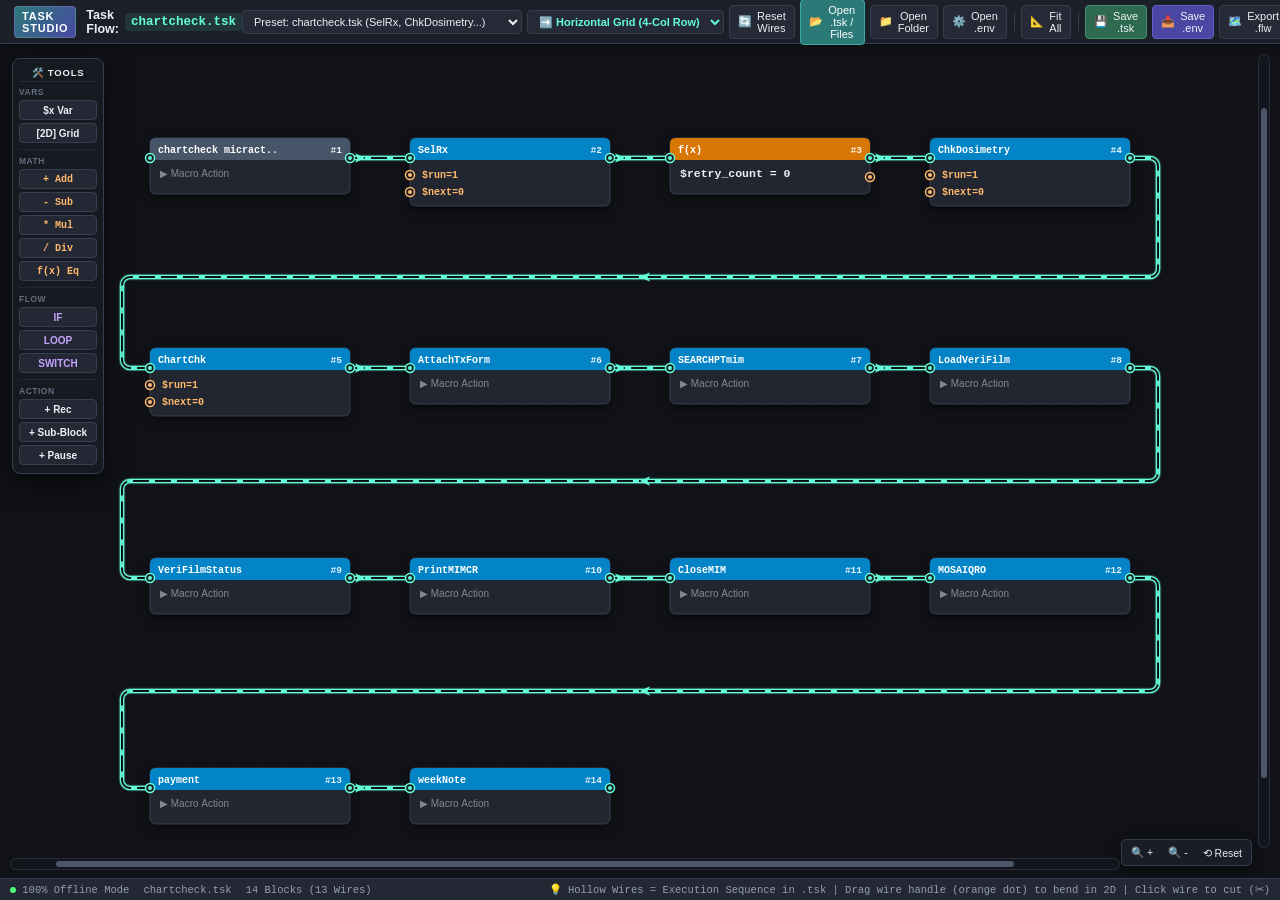
<file: task_editor/index.html>
<!DOCTYPE html>
<html lang="en">
<head>
  <meta charset="UTF-8">
  <meta name="viewport" content="width=device-width, initial-scale=1.0">
  <title>HandyRecorder - Visual Task Studio</title>
  <link rel="stylesheet" href="css/style.css">
</head>
<body>

  <!-- Top Toolbar -->
  <header class="top-header">
    <div class="brand-section">
      <span class="brand-badge">TASK STUDIO</span>
      <div class="task-title">
        <span>Task Flow:</span>
        <span class="filename" id="currentTaskLabel">chartcheck.tsk</span>
      </div>
    </div>

    <div class="toolbar-actions">
      <!-- Hidden File Inputs (Supports multi-file selection & folders) -->
      <input type="file" id="tskFileInput" accept=".tsk,.txt,.rec,.blk,.env" multiple style="display:none;">
      <input type="file" id="envFileInput" accept=".env,.ini" style="display:none;">
      <input type="file" id="folderInput" webkitdirectory directory multiple style="display:none;">

      <!-- Quick Preset & Recent Tasks Selector -->
      <select id="sampleTaskSelect" class="btn" style="background:var(--bg-card);color:var(--text-main);padding:4px 7px;font-size:11px;" title="Load Sample Task Flow or Recent Tasks">
        <optgroup label="Presets">
          <option value="chartcheck.tsk">Preset: chartcheck.tsk (SelRx, ChkDosimetry...)</option>
          <option value="handyrecorder.tsk">Preset: handyrecorder.tsk</option>
          <option value="completetx.tsk">Preset: completetx.tsk</option>
          <option value="branch_sample.tsk">Preset: Branching Fork.tsk</option>
        </optgroup>
        <optgroup label="Recent Tasks" id="recentTasksGroup">
          <option disabled>(No recent tasks)</option>
        </optgroup>
      </select>

      <!-- Layout Mode Selector -->
      <select id="layoutModeSelect" class="btn" style="background:var(--bg-card);color:#64ffda;padding:4px 7px;font-size:11px;font-weight:600;" title="Switch Flow Layout Mode">
        <option value="horizontal">➡️ Horizontal Grid (4-Col Row)</option>
        <option value="vertical_1col">⬇️ Vertical (1-Column Pipe)</option>
        <option value="vertical_2col">⬇️ Vertical (2-Column Flow)</option>
        <option value="vertical_3col">⬇️ Vertical (3-Column Flow)</option>
        <option value="vertical_4col">⬇️ Vertical (4-Column Flow)</option>
      </select>

      <button class="btn" id="btnResetWires" title="Reset all wire routing back to clean obstacle-avoiding default channels">
        <span>🔄</span> Reset Wires
      </button>

      <button class="btn btn-primary" id="btnOpenTsk" title="Open .tsk Task File or .rec files">
        <span>📂</span> Open .tsk / Files
      </button>

      <button class="btn" id="btnOpenFolder" title="Open Complete Task Folder with all micracts">
        <span>📁</span> Open Folder
      </button>

      <button class="btn" id="btnOpenEnv" title="Open .env Variables File">
        <span>⚙️</span> Open .env
      </button>

      <div style="width: 1px; height: 18px; background: var(--border-color); margin: 0 2px;"></div>

      <button class="btn" id="btnFitAll" title="Fit & center the whole task flow onto canvas">
        <span>📐</span> Fit All
      </button>

      <div style="width: 1px; height: 18px; background: var(--border-color); margin: 0 2px;"></div>

      <button class="btn btn-success" id="btnSaveTsk" title="Save / Export updated .tsk file">
        <span>💾</span> Save .tsk
      </button>

      <button class="btn btn-accent" id="btnSaveEnv" title="Save / Export updated .env variables file">
        <span>📥</span> Save .env
      </button>

      <button class="btn" id="btnExportFlow" title="Export complete visual flow graph JSON (.flw)">
        <span>🗺️</span> Export .flw
      </button>
    </div>
  </header>

  <!-- Main Workspace Area -->
  <main class="main-workspace">
    <!-- Center 2D Vector Canvas Area -->
    <section class="canvas-wrapper">
      <!-- Floating Left-Side Always-on-Top Control & Function Tool Pane -->
      <aside class="floating-left-palette" id="leftPalette">
        <div class="palette-header">
          <span>🛠️ TOOLS</span>
        </div>

        <!-- Variables -->
        <div class="palette-group">
          <span class="palette-group-title">Vars</span>
          <div class="palette-btn-grid">
            <button class="palette-tool-btn" data-tool="var_static" title="Add Static Variable Statement (e.g. $A = 10)">$x Var</button>
            <button class="palette-tool-btn" data-tool="var_2d" title="Add 2D Array Statement">[2D] Grid</button>
          </div>
        </div>

        <div class="palette-divider"></div>

        <!-- Math & Equations -->
        <div class="palette-group">
          <span class="palette-group-title">Math</span>
          <div class="palette-btn-grid">
            <button class="palette-tool-btn math-btn" data-tool="math_add" title="Add Addition Statement ($A = $B + 2)">+ Add</button>
            <button class="palette-tool-btn math-btn" data-tool="math_sub" title="Add Subtraction Statement ($A = $B - 1)">- Sub</button>
            <button class="palette-tool-btn math-btn" data-tool="math_mul" title="Add Multiplication Statement ($A = $B * 1.05)">* Mul</button>
            <button class="palette-tool-btn math-btn" data-tool="math_div" title="Add Division Statement ($A = $B / 2)">/ Div</button>
            <button class="palette-tool-btn math-btn" data-tool="math_func" title="Add Custom Equation ($result = f($x))">f(x) Eq</button>
          </div>
        </div>

        <div class="palette-divider"></div>

        <!-- Control Flow -->
        <div class="palette-group">
          <span class="palette-group-title">Flow</span>
          <div class="palette-btn-grid">
            <button class="palette-tool-btn flow-btn" data-tool="flow_if" title="Add Condition / IF Branch with True/False Pins">IF</button>
            <button class="palette-tool-btn flow-btn" data-tool="flow_loop" title="Add Loop Container Block">LOOP</button>
            <button class="palette-tool-btn flow-btn" data-tool="flow_switch" title="Add Multi-case Switch Block">SWITCH</button>
          </div>
        </div>

        <div class="palette-divider"></div>

        <!-- Actions -->
        <div class="palette-group">
          <span class="palette-group-title">Action</span>
          <div class="palette-btn-grid">
            <button class="palette-tool-btn" data-tool="action_rec" title="Add Rec Macro (.rec)">+ Rec</button>
            <button class="palette-tool-btn" data-tool="action_blk" title="Add Sub-Block (SubVI / Mini-TSK)">+ Sub-Block</button>
            <button class="palette-tool-btn" data-tool="action_pause" title="Add Manual Pause Gate">+ Pause</button>
          </div>
        </div>
      </aside>

      <canvas id="graphCanvas"></canvas>

      <!-- Right-Side Vertical Cursor Scrollbar -->
      <div class="canvas-vertical-scrollbar" id="canvasScrollbar">
        <div class="scrollbar-track" id="canvasScrollTrack">
          <div class="scrollbar-thumb" id="canvasScrollThumb"></div>
        </div>
      </div>

      <!-- Bottom Horizontal Cursor Scrollbar -->
      <div class="canvas-horizontal-scrollbar" id="canvasHScrollbar">
        <div class="scrollbar-track-h" id="canvasHScrollTrack">
          <div class="scrollbar-thumb-h" id="canvasHScrollThumb"></div>
        </div>
      </div>

      <!-- Floating Canvas View Controls -->
      <div class="canvas-controls">
        <button class="btn" id="btnZoomIn" title="Zoom In">🔍 +</button>
        <button class="btn" id="btnZoomOut" title="Zoom Out">🔍 -</button>
        <button class="btn" id="btnResetZoom" title="Reset View (100%)">⟲ Reset</button>
      </div>

      <!-- Drag & Drop Overlay -->
      <div class="drop-overlay" id="dropOverlay">
        <span style="font-size: 36px;">📥</span>
        <p>Drop .tsk, folder or .rec files here to load</p>
      </div>
    </section>
  </main>

  <!-- Bottom Status Bar -->
  <footer class="bottom-statusbar">
    <div class="status-left">
      <span><span class="status-indicator"></span> 100% Offline Mode</span>
      <span id="statusTaskName">chartcheck.tsk</span>
      <span id="statusNodeCount">0 Blocks</span>
    </div>
    <div class="status-right">
      <span>💡 Hollow Wires = Execution Sequence in .tsk | Drag wire handle (orange dot) to bend in 2D | Click wire to cut (✂)</span>
    </div>
  </footer>

  <!-- 1. Rec ASCII Command Editor Modal (Split: Left Code + Right Cmds/Vars) -->
  <div class="modal-backdrop" id="recEditorModal">
    <div class="modal-rec-split-dialog">
      <div class="modal-split-header">
        <div class="title-area">
          <span style="font-size: 13px; font-weight: 700;">Rec Command Editor:</span>
          <span class="file-badge" id="recFileBadge">SelRx.rec</span>
        </div>
        <button class="btn btn-icon-only" id="recModalClose" style="background:transparent;border:none;font-size:15px;color:var(--text-muted);cursor:pointer;">✕</button>
      </div>

      <div class="modal-split-body">
        <!-- Left: ASCII Monospace Textarea -->
        <div class="split-left-editor">
          <textarea class="ascii-code-textarea" id="asciiTextarea" spellcheck="false" placeholder=";= Commands&#10;M_P1,500,300,L,1,,rem_click"></textarea>
        </div>

        <!-- Right: Quick Commands & Variables -->
        <div class="split-right-column">
          <div>
            <div class="right-section-title">Quick Commands:</div>
            <div class="quick-cmd-grid">
              <button class="btn-cmd-item" data-cmd='P_P1,"Please verify action",1,,rem_pause'>+P Pause</button>
              <button class="btn-cmd-item" data-cmd='P_P1,"manual_focus",1,,rem_focus'>+K Focus</button>
              <button class="btn-cmd-item" data-cmd='T_D1,1.0,1,,rem_delay'>+T Delay</button>
              <button class="btn-cmd-item" data-cmd='S_S1,"sample text",1,,rem_string'>+C String</button>
              <button class="btn-cmd-item" data-cmd='${patient_id}'>+V Var</button>
              <button class="btn-cmd-item" data-cmd='M_P1,500,300,L,1,,rem_click'>+M Click</button>
              <button class="btn-cmd-item" data-cmd='MM_M1,500,300,0,1,,rem_move'>+F8 Move</button>
            </div>
          </div>

          <div class="var-input-area">
            <div class="right-section-title">Variables (.env):</div>
            <textarea class="var-textarea-compact" id="recVarTextarea" placeholder="$patient_id=PA102&#10;$timeout=10" spellcheck="false"></textarea>
          </div>
        </div>
      </div>

      <div class="modal-split-footer">
        <button class="btn" id="btnDeleteRecNode" style="background:rgba(224, 108, 117, 0.15);border-color:#e06c75;color:#e06c75;">🗑️ Delete Block</button>
        <div style="display:flex; gap:6px;">
          <button class="btn" id="recModalCancel">Cancel</button>
          <button class="btn btn-primary" id="recModalSave">💾 Save & Apply</button>
        </div>
      </div>
    </div>
  </div>

  <!-- 2. Mini-Canvas Sub-Task Modal for .blk (Mini-TSK) -->
  <div class="modal-backdrop" id="blkMiniCanvasModal">
    <div class="modal-minicanvas-dialog">
      <div class="modal-compact-header">
        <div class="title-area">
          <span style="font-size: 13px; font-weight: 700;">Sub-Block (Mini-TSK Flow):</span>
          <span class="file-badge" id="blkFileBadge" style="background:rgba(74,71,163,0.25);color:#c5a3ff;">recordall.blk</span>
          <span class="step-tag-pill" id="blkSubCountBadge">4 Sub-Steps</span>
        </div>
        <button class="btn btn-icon-only" id="blkModalClose" style="background:transparent;border:none;font-size:15px;color:var(--text-muted);cursor:pointer;">✕</button>
      </div>

      <!-- Mini Canvas Toolbar -->
      <div style="padding: 5px 12px; background: #14171f; border-bottom: 1px solid var(--border-color); display: flex; justify-content: space-between; align-items: center;">
        <span style="font-size:11px;color:var(--text-muted);">Mini-TSK Sub-Flow: Sub-recs executed in order</span>
        <button class="btn btn-quick-cmd" id="btnAddSubRec">+ Add Sub-Rec</button>
      </div>

      <!-- Mini 2D Vector Canvas -->
      <div class="minicanvas-container">
        <canvas id="miniCanvas"></canvas>
      </div>

      <div class="modal-compact-footer">
        <button class="btn" id="btnDeleteBlkNode" style="background:rgba(224, 108, 117, 0.15);border-color:#e06c75;color:#e06c75;">🗑️ Delete Block</button>
        <div style="display:flex; gap:6px;">
          <button class="btn" id="blkModalCancel">Cancel</button>
          <button class="btn btn-accent" id="blkModalSave">💾 Save Mini-TSK</button>
        </div>
      </div>
    </div>
  </div>

  <!-- 3. Sentence Statement / Equation Edit Dialog -->
  <div class="modal-backdrop" id="equationModal">
    <div class="modal-equation-dialog">
      <div class="modal-compact-header">
        <div class="title-area">
          <span style="font-size: 13px; font-weight: 700;">f(x) Sentence Statement Editor:</span>
        </div>
        <button class="btn btn-icon-only" id="equationModalClose" style="background:transparent;border:none;font-size:15px;color:var(--text-muted);cursor:pointer;">✕</button>
      </div>

      <div style="padding: 14px; display: flex; flex-direction: column; gap: 10px;">
        <div style="display: flex; flex-direction: column; gap: 4px;">
          <label style="font-size: 11px; font-weight: 700; color: var(--text-muted); text-transform: uppercase;">Statement Expression (e.g. $A = $B + 2)</label>
          <input type="text" class="equation-input-box" id="equationInput" placeholder="$A = $B + 2" spellcheck="false">
        </div>

        <div style="display: flex; gap: 10px; background: #14171e; padding: 8px 12px; border-radius: 4px; border: 1px solid var(--border-color); font-size: 11px; font-family: var(--font-mono);">
          <div><span style="color:var(--text-dim);">Input Pin:</span> <span style="color:#ffb86c;" id="equationInVarDisplay">$B</span></div>
          <div style="margin: 0 8px; color: var(--border-color);">|</div>
          <div><span style="color:var(--text-dim);">Output Pin:</span> <span style="color:#50fa7b;" id="equationOutVarDisplay">$A</span></div>
        </div>
        <span style="font-size: 10px; color: var(--text-dim);">💡 Pure sentence statement written directly into <code>.tsk</code>. No <code>.rec</code> file created.</span>
      </div>

      <div class="modal-compact-footer">
        <button class="btn" id="btnDeleteEquationNode" style="background:rgba(224, 108, 117, 0.15);border-color:#e06c75;color:#e06c75;">🗑️ Delete</button>
        <div style="display:flex; gap:6px;">
          <button class="btn" id="equationModalCancel">Cancel</button>
          <button class="btn btn-primary" id="equationModalSave">💾 Save Statement</button>
        </div>
      </div>
    </div>
  </div>

  <!-- 4. Quick Insert Command Line Modal (One-Line Edit Box) -->
  <div class="modal-backdrop" id="insertCmdModal">
    <div class="modal-equation-dialog" style="width: 480px;">
      <div class="modal-compact-header">
        <div class="title-area">
          <span style="font-size: 13px; font-weight: 700;">⚡ Insert Command Line Statement:</span>
        </div>
        <button class="btn btn-icon-only" id="insertCmdModalClose" style="background:transparent;border:none;font-size:15px;color:var(--text-muted);cursor:pointer;">✕</button>
      </div>

      <div style="padding: 14px; display: flex; flex-direction: column; gap: 10px;">
        <div style="display: flex; flex-direction: column; gap: 4px;">
          <label style="font-size: 11px; font-weight: 700; color: var(--text-muted); text-transform: uppercase;">Command Line (e.g. $A = $B + 2, script.bat, IF ($retry > 3), PAUSE 2)</label>
          <input type="text" class="equation-input-box" id="insertCmdLineInput" placeholder="$A = $B + 2" autofocus spellcheck="false">
        </div>

        <div style="display: flex; justify-content: space-between; align-items: center; background: #14171e; padding: 8px 12px; border-radius: 4px; border: 1px solid var(--border-color); font-size: 11px; font-family: var(--font-mono);">
          <div>
            <span style="color:var(--text-dim);">Type: </span>
            <span style="color:#64ffda; font-weight: 700;" id="insertCmdTypeBadge">f(x) STATEMENT</span>
          </div>
          <div id="insertCmdVarPins" style="display: flex; gap: 8px;">
            <div><span style="color:var(--text-dim);">In:</span> <span style="color:#ffb86c;" id="insertCmdInVar">$B</span></div>
            <div style="color: var(--border-color);">|</div>
            <div><span style="color:var(--text-dim);">Out:</span> <span style="color:#50fa7b;" id="insertCmdOutVar">$A</span></div>
          </div>
        </div>
        <span style="font-size: 10px; color: var(--text-dim);">💡 Type any equation, script (.bat/.ps1), control flow (IF/LOOP), or pause. Press Enter to insert.</span>
      </div>

      <div class="modal-compact-footer">
        <div></div>
        <div style="display:flex; gap:6px;">
          <button class="btn" id="insertCmdModalCancel">Cancel</button>
          <button class="btn btn-primary" id="insertCmdModalSubmit">⚡ Insert Command</button>
        </div>
      </div>
    </div>
  </div>

  <!-- Custom Context Menu for Nodes & Canvas (Categorized) -->
  <div class="custom-context-menu" id="canvasContextMenu" style="display: none;">
    <div class="ctx-menu-header" id="ctxMenuHeader">Block Options</div>
    
    <!-- 📁 Category: Files -->
    <div class="ctx-menu-item" data-action="insert_rec">
      <span class="ctx-icon">📼</span>
      <span class="ctx-label">Insert Local .rec Macro</span>
    </div>
    <div class="ctx-menu-item" data-action="insert_lib_rec">
      <span class="ctx-icon">🏛️</span>
      <span class="ctx-label">Insert LIB .rec (Module\Rec)</span>
    </div>
    <div class="ctx-menu-item" data-action="insert_blk">
      <span class="ctx-icon">📁</span>
      <span class="ctx-label">Insert .blk Sub-Task</span>
    </div>
    <div class="ctx-menu-item" data-action="insert_script">
      <span class="ctx-icon">⚙️</span>
      <span class="ctx-label">Insert External (.bat/.ps1/.exe)</span>
    </div>

    <div class="ctx-menu-divider"></div>

    <!-- 🔀 Category: Flow Control -->
    <div class="ctx-menu-item" data-action="insert_flow_if">
      <span class="ctx-icon">🔀</span>
      <span class="ctx-label">Insert IF / ELSE / ENDIF</span>
    </div>
    <div class="ctx-menu-item" data-action="insert_flow_loop">
      <span class="ctx-icon">🔁</span>
      <span class="ctx-label">Insert LOOP / ENDLOOP</span>
    </div>
    <div class="ctx-menu-item" data-action="insert_flow_switch">
      <span class="ctx-icon">🎚️</span>
      <span class="ctx-label">Insert SWITCH / CASE</span>
    </div>
    <div class="ctx-menu-item" data-action="insert_flow_break">
      <span class="ctx-icon">⏹️</span>
      <span class="ctx-label">Insert BREAK</span>
    </div>
    <div class="ctx-menu-item" data-action="insert_flow_continue">
      <span class="ctx-icon">⏭️</span>
      <span class="ctx-label">Insert CONTINUE</span>
    </div>
    <div class="ctx-menu-item" data-action="insert_flow_return">
      <span class="ctx-icon">🚪</span>
      <span class="ctx-label">Insert RETURN</span>
    </div>

    <div class="ctx-menu-divider"></div>

    <!-- 💲 Category: Variables & Math -->
    <div class="ctx-menu-item" data-action="insert_var">
      <span class="ctx-icon">💲</span>
      <span class="ctx-label">Insert Variable ($A = 10)</span>
    </div>
    <div class="ctx-menu-item" data-action="insert_math">
      <span class="ctx-icon">🧮</span>
      <span class="ctx-label">Insert Math ($A = $B + 1)</span>
    </div>
    <div class="ctx-menu-item" data-action="insert_array">
      <span class="ctx-icon">📊</span>
      <span class="ctx-label">Insert Array / Table ($grid[0])</span>
    </div>

    <div class="ctx-menu-divider"></div>

    <!-- ⚡ Category: Commands & Extensions -->
    <div class="ctx-menu-item" data-action="insert_command_line">
      <span class="ctx-icon">⚡</span>
      <span class="ctx-label">One-Line Command Input...</span>
    </div>
    <div class="ctx-menu-item" data-action="insert_pause">
      <span class="ctx-icon">⏸️</span>
      <span class="ctx-label">Insert PAUSE Gate</span>
    </div>
    <div class="ctx-menu-item" data-action="insert_imagesearch">
      <span class="ctx-icon">🔍</span>
      <span class="ctx-label">Insert Image Search [EXT]</span>
    </div>
    <div class="ctx-menu-item" data-action="insert_ocr">
      <span class="ctx-icon">👁️</span>
      <span class="ctx-label">Insert OCR Text [EXT]</span>
    </div>

    <div class="ctx-menu-divider"></div>

    <!-- ✏️ Category: Edit & Actions -->
    <div class="ctx-menu-item" data-action="edit">
      <span class="ctx-icon">✏️</span>
      <span class="ctx-label">Edit Code / Properties</span>
    </div>
    <div class="ctx-menu-item" data-action="toggle_comment">
      <span class="ctx-icon">🔇</span>
      <span class="ctx-label">Disable / Enable (;=)</span>
    </div>
    <div class="ctx-menu-item" data-action="duplicate">
      <span class="ctx-icon">📑</span>
      <span class="ctx-label">Duplicate Block</span>
    </div>

    <div class="ctx-menu-divider"></div>

    <div class="ctx-menu-item ctx-danger" data-action="delete">
      <span class="ctx-icon">🗑️</span>
      <span class="ctx-label">Delete Block</span>
    </div>
  </div>

  <!-- 5. Task Validation Error Dialog (Blocks export on fatal syntax/grammar errors) -->
  <div class="modal-backdrop" id="validationModal">
    <div class="modal-equation-dialog" style="width: 560px;">
      <div class="modal-compact-header" style="background: rgba(239, 68, 68, 0.15); border-bottom: 1px solid #ef4444;">
        <div class="title-area">
          <span style="font-size: 13px; font-weight: 700; color: #ef4444;">⚠️ Task Validation Errors (Export Blocked):</span>
        </div>
        <button class="btn btn-icon-only" id="validationModalClose" style="background:transparent;border:none;font-size:15px;color:var(--text-muted);cursor:pointer;">✕</button>
      </div>

      <div style="padding: 14px; display: flex; flex-direction: column; gap: 10px;">
        <span style="font-size: 11px; color: var(--text-muted);">
          HandyRecorder requires 100% grammar-correct scripts. The following fatal errors must be fixed before saving:
        </span>

        <div id="validationErrorList" style="max-height: 220px; overflow-y: auto; background: #14171e; border: 1px solid var(--border-color); border-radius: 4px; padding: 8px; font-family: var(--font-mono); font-size: 11px; display: flex; flex-direction: column; gap: 6px;">
        </div>

        <span style="font-size: 10px; color: var(--text-dim);">💡 Click on any block on the canvas to inspect, edit or delete unrecognized lines.</span>
      </div>

      <div class="modal-compact-footer">
        <div></div>
        <button class="btn btn-primary" id="validationModalOk">Close & Fix</button>
      </div>
    </div>
  </div>

  <!-- Pure Local Scripts (100% Offline) -->
  <script src="js/tsk_env_parser.js"></script>
  <script src="js/rec_commands_db.js"></script>
  <script src="js/canvas_engine.js"></script>
  <script src="js/app.js"></script>
</body>
</html>
</file>
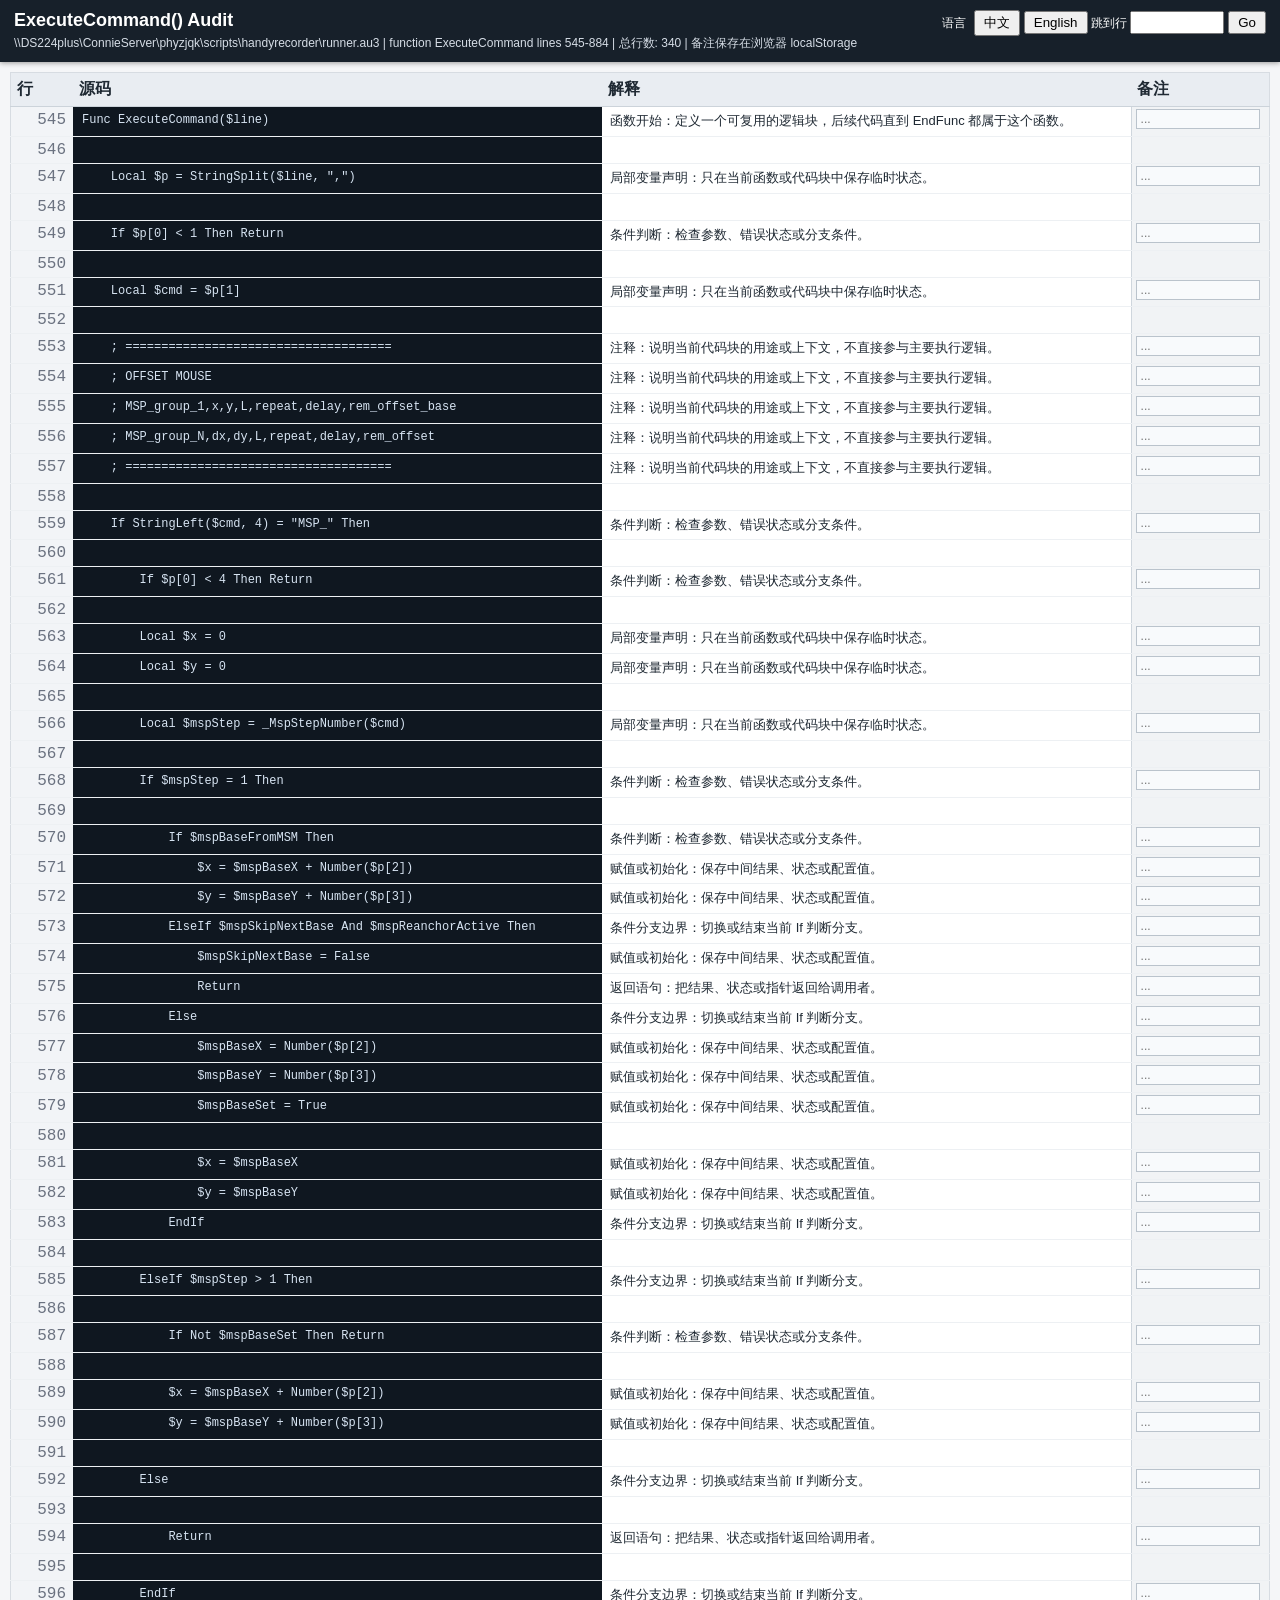
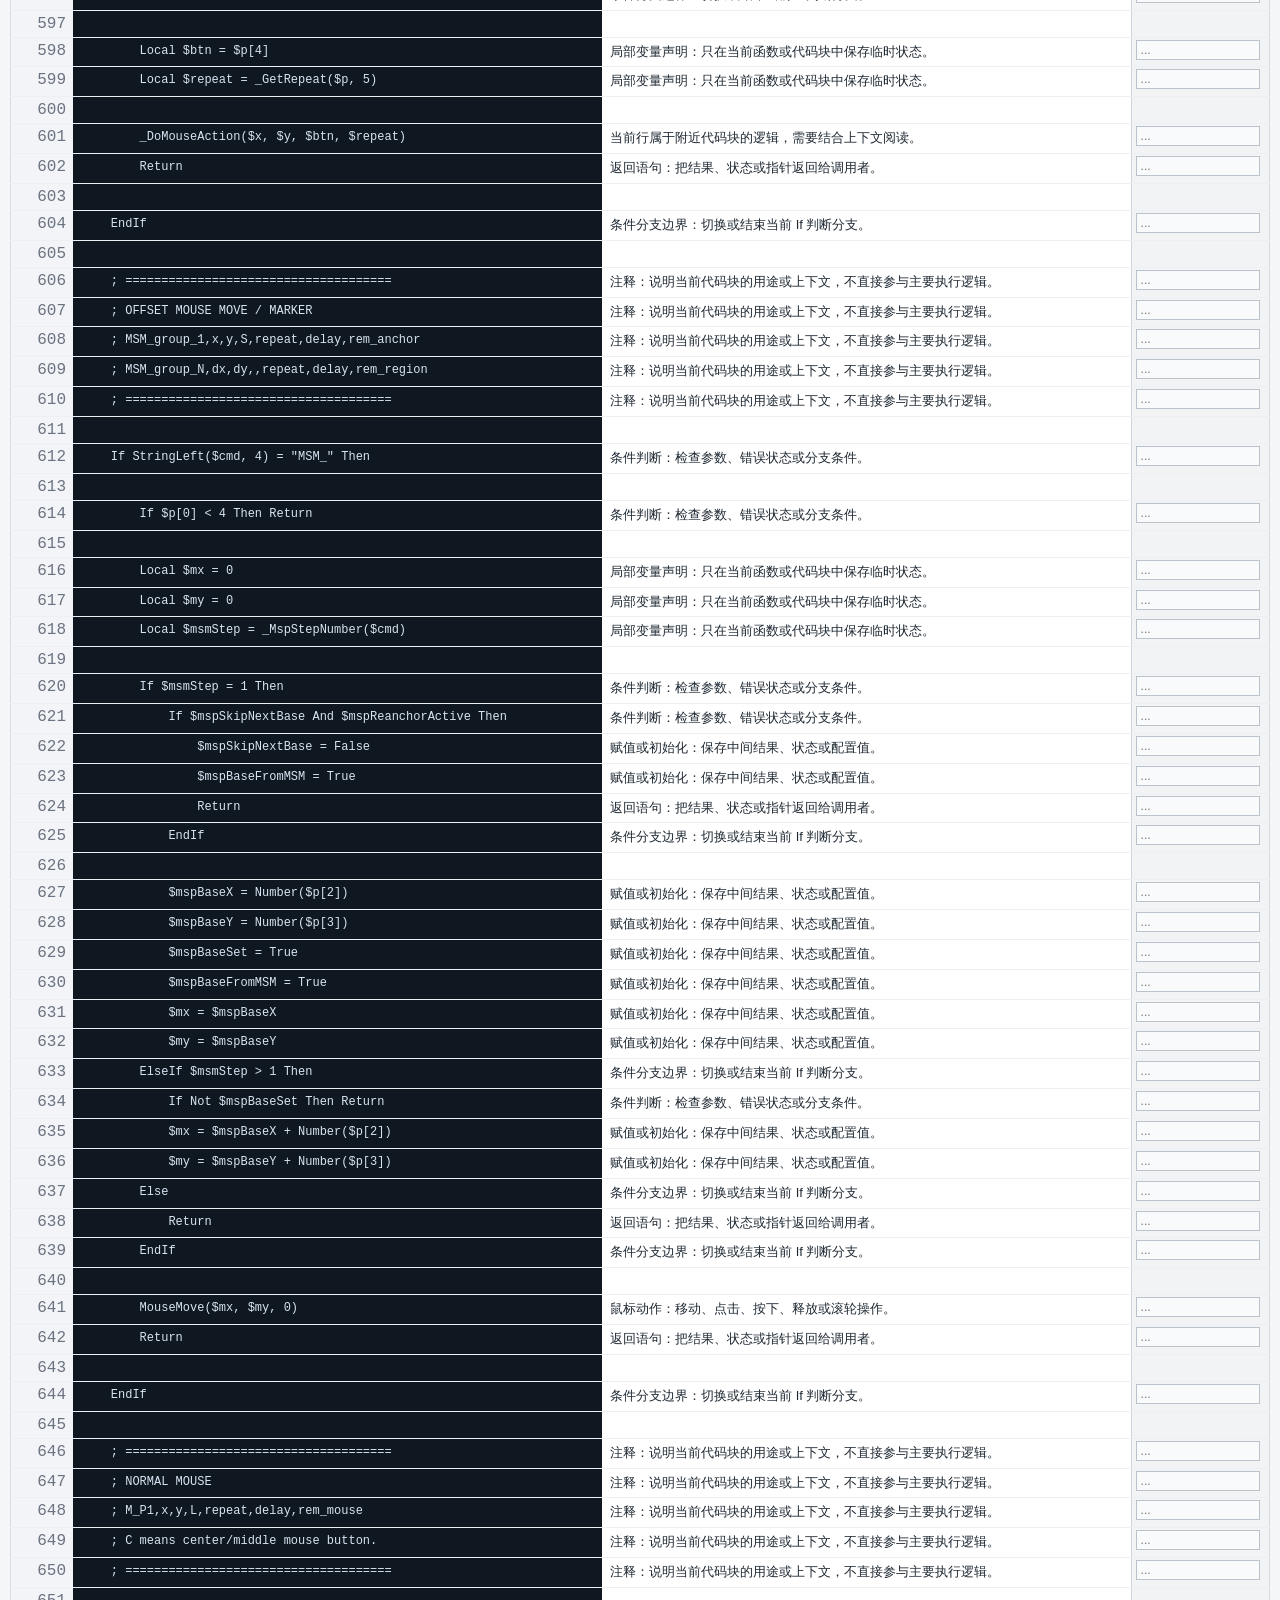
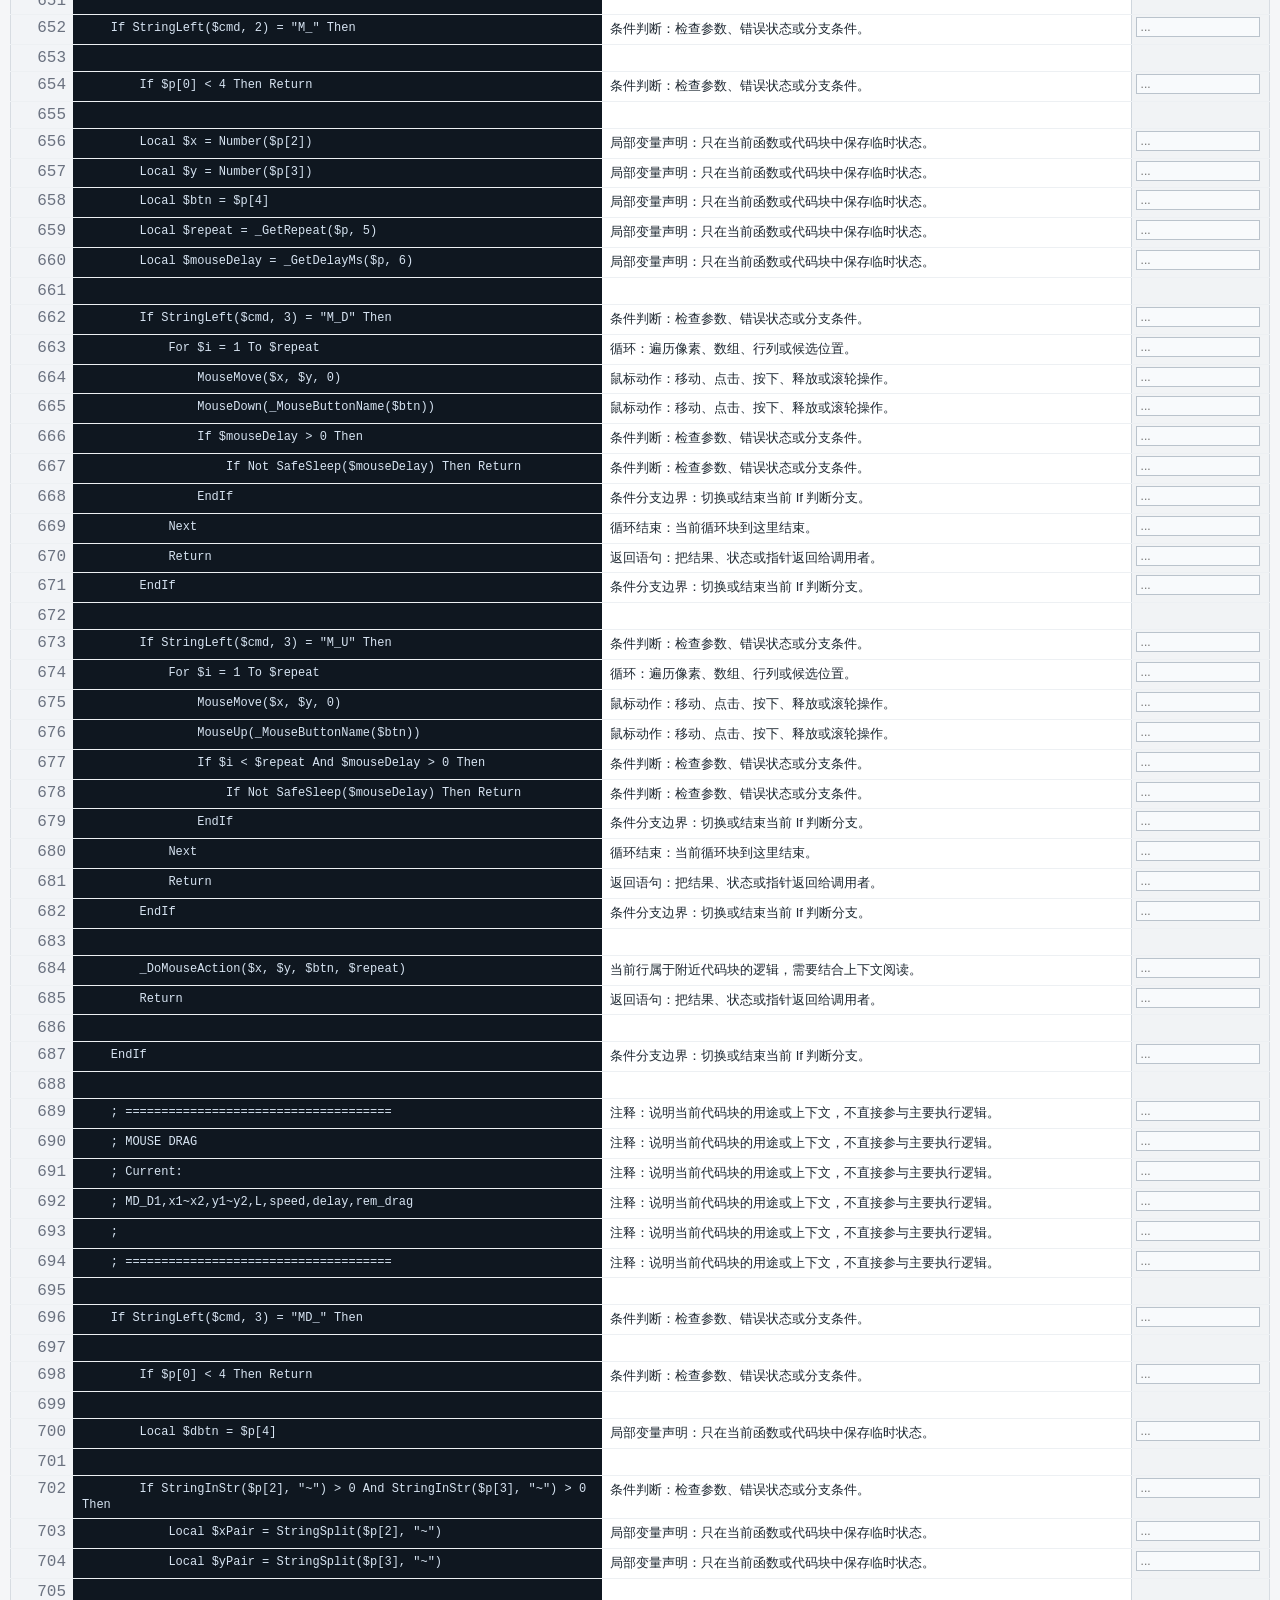
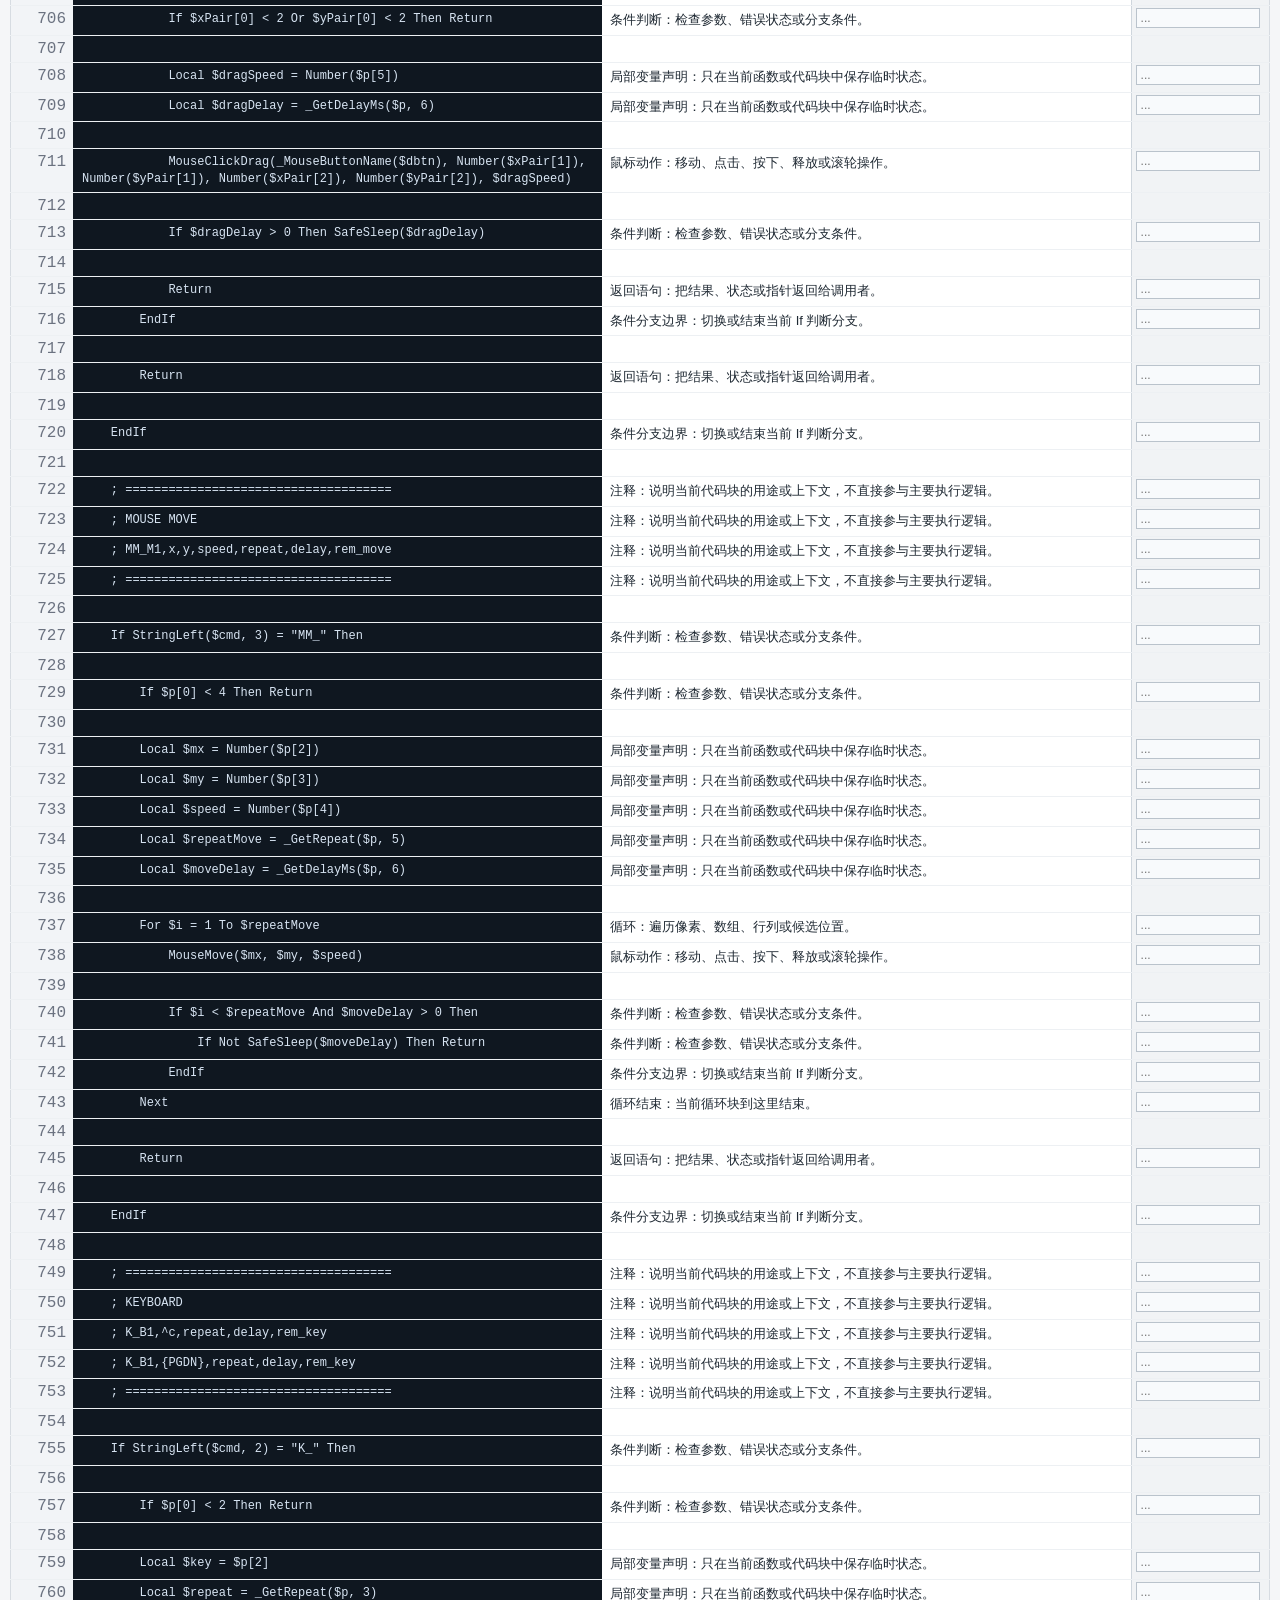
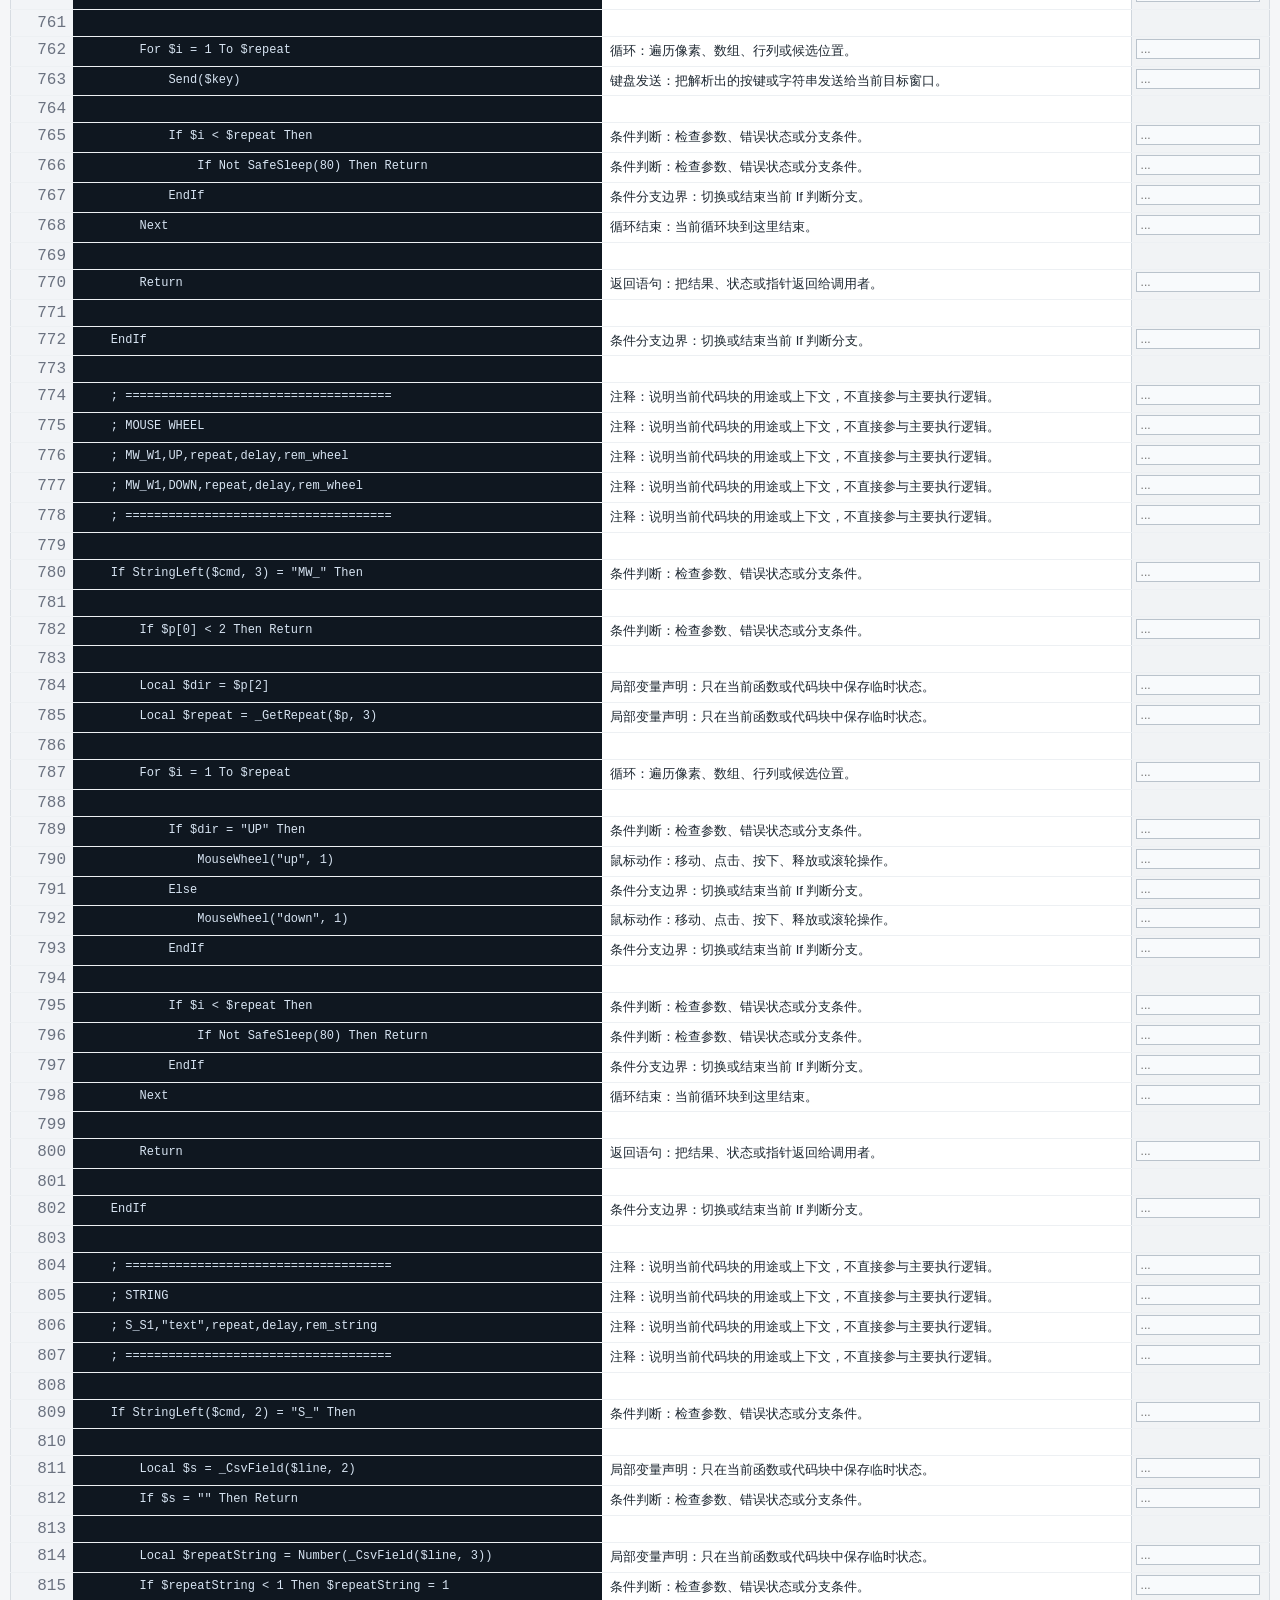
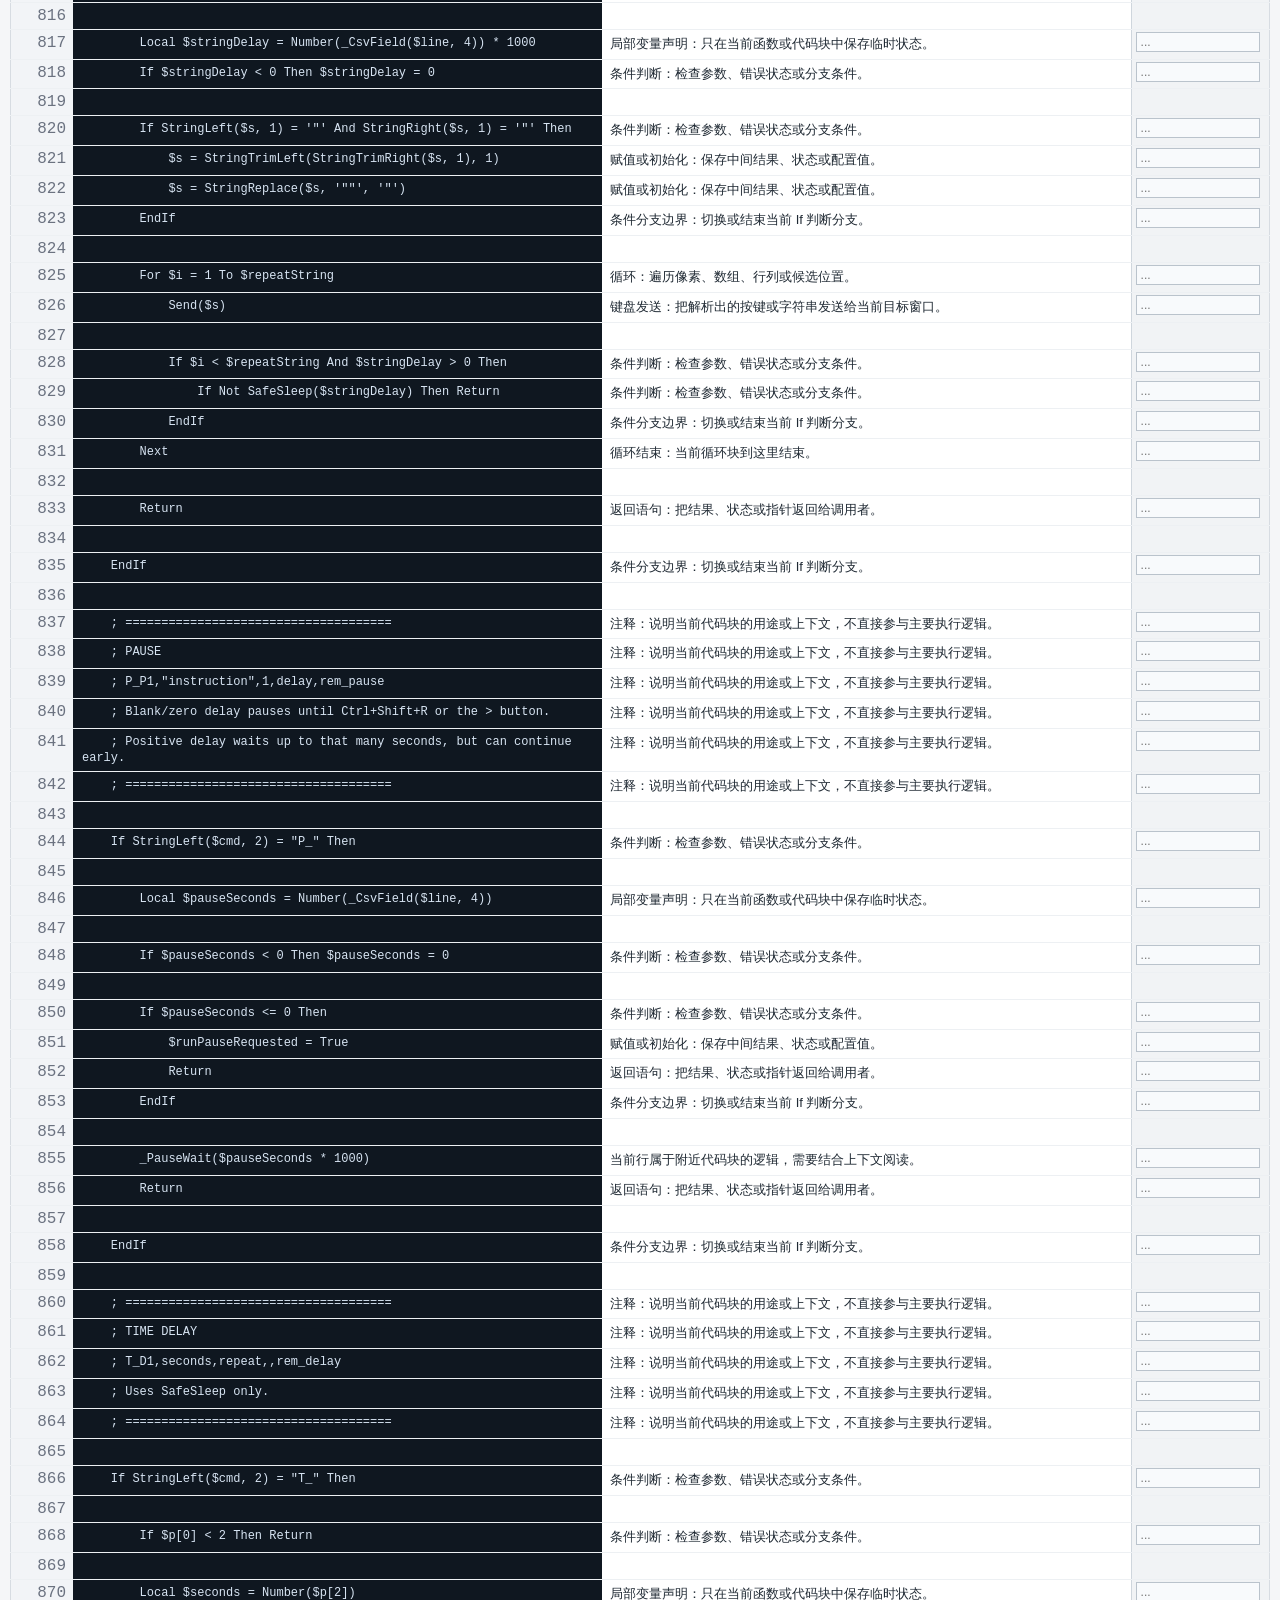
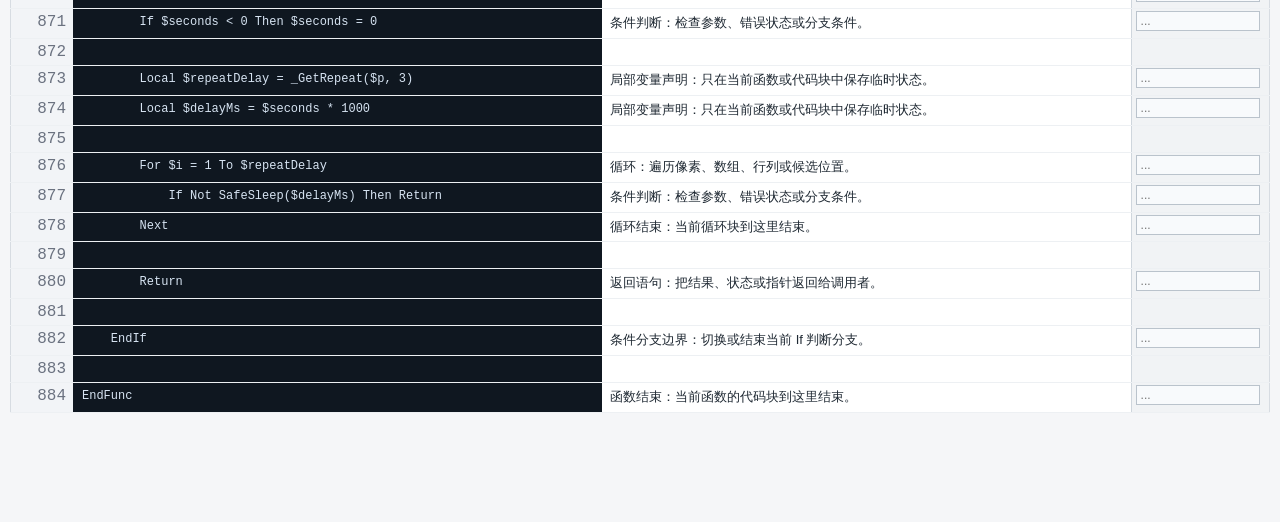
<file: runner_ExecuteCommand_audit.html>
<!doctype html>
<html lang="zh-CN">
<head>
<meta charset="utf-8">
<title>ExecuteCommand() Audit</title>
<style>
body{margin:0;font-family:"Microsoft YaHei",Segoe UI,Arial,sans-serif;background:#f5f6f8;color:#1f2933}
header{position:sticky;top:0;background:#17202a;color:white;padding:10px 14px;z-index:2;box-shadow:0 1px 5px #999}
h1{font-size:18px;margin:0 0 4px}.meta{font-size:12px;color:#d6dde6}.controls{float:right;font-size:12px}.wrap{padding:10px}
table{border-collapse:collapse;width:100%;table-layout:fixed;background:white;border:1px solid #d7dce2}
th{position:sticky;top:58px;background:#e9edf2;z-index:1;text-align:left;padding:6px;border-bottom:1px solid #ccd3da}
td{vertical-align:top;border-bottom:1px solid #edf0f3}
.ln{width:50px;text-align:right;color:#6b7280;background:#f2f4f7;padding:4px 7px;font-family:Consolas,monospace}
.code{width:54%;background:#0f1720;color:#d7e4f2}.code pre{margin:0;padding:4px 8px;white-space:pre-wrap;word-break:break-word;font-family:Consolas,"Courier New",monospace;font-size:12px;line-height:1.35}
.explain{width:36%;padding:5px 8px;font-size:13px;line-height:1.45;background:#fff}
.noteHead{width:10%}.note{width:10%;background:#f1f3f5;padding:2px 4px;border-left:1px solid #cfd6dd}
.note input{width:96%;box-sizing:border-box;border:1px solid #bac3cc;background:#f8fafc;font-size:12px;padding:2px 4px}
.note input:focus{outline:2px solid #f59e0b}.note input:not(:placeholder-shown){background:#e9eef5}
.code:hover,.explain:hover{outline:2px solid #4aa3ff}tr:hover .ln{background:#dbeafe}tr:hover .explain{background:#f8fbff}
button{padding:2px 8px;margin-left:4px}input#lineNo{width:80px;padding:2px 5px}[data-lang='en'],[data-ui='en']{display:none}body.lang-en [data-lang='zh'],body.lang-en [data-ui='zh']{display:none}body.lang-en [data-lang='en'],body.lang-en [data-ui='en']{display:inline}
</style>
<script>
const NOTE_KEY = "source_audit_notes_//DS224plus/ConnieServer/phyzjqk/scripts/handyrecorder/runner.au3_545_884";
function loadNotes(){let n={};try{n=JSON.parse(localStorage.getItem(NOTE_KEY)||"{}")}catch(e){}document.querySelectorAll(".note input").forEach(i=>{if(n[i.dataset.line])i.value=n[i.dataset.line]})}
function saveNote(el){let n={};try{n=JSON.parse(localStorage.getItem(NOTE_KEY)||"{}")}catch(e){}if(el.value.trim()==="")delete n[el.dataset.line];else n[el.dataset.line]=el.value;localStorage.setItem(NOTE_KEY,JSON.stringify(n))}
function jumpLine(){var n=document.getElementById('lineNo').value.trim();var el=document.getElementById('L'+n);if(el){el.scrollIntoView({behavior:'smooth',block:'center'});el.style.outline='3px solid #ef4444';setTimeout(()=>el.style.outline='',1400)}}
function setLang(lang){document.body.classList.toggle('lang-en',lang==='en');localStorage.setItem(NOTE_KEY+'_lang',lang)}
window.addEventListener('DOMContentLoaded',()=>{loadNotes();setLang(localStorage.getItem(NOTE_KEY+'_lang')||'zh')});
</script>
</head>
<body>
<header><div class="controls"><span data-ui="zh">语言</span><span data-ui="en">Language</span> <button onclick="setLang('zh')">中文</button><button onclick="setLang('en')">English</button> <span data-ui="zh">跳到行</span><span data-ui="en">Line</span> <input id="lineNo" type="number" min="1" max="340" onkeydown="if(event.key==='Enter')jumpLine()"><button onclick="jumpLine()">Go</button></div><h1>ExecuteCommand() Audit</h1><div class="meta">\\DS224plus\ConnieServer\phyzjqk\scripts\handyrecorder\runner.au3 | function ExecuteCommand lines 545-884 | <span data-ui="zh">总行数</span><span data-ui="en">lines</span>: 340 | <span data-ui="zh">备注保存在浏览器 localStorage</span><span data-ui="en">notes saved in browser localStorage</span></div></header>
<div class="wrap"><table><thead><tr><th style="width:50px"><span data-ui="zh">行</span><span data-ui="en">Line</span></th><th><span data-ui="zh">源码</span><span data-ui="en">Source</span></th><th><span data-ui="zh">解释</span><span data-ui="en">Explanation</span></th><th class="noteHead"><span data-ui="zh">备注</span><span data-ui="en">Note</span></th></tr></thead><tbody>
<tr id='L545'><td class='ln'>545</td><td class='code'><pre>Func ExecuteCommand($line)</pre></td><td class='explain'><span data-lang='zh'>函数开始：定义一个可复用的逻辑块，后续代码直到 EndFunc 都属于这个函数。</span><span data-lang='en'>Function begins: defines a reusable logic block; following lines belong to it until EndFunc.</span></td><td class='note'><input data-line='545' placeholder='...' oninput='saveNote(this)'></td></tr>
<tr id='L546'><td class='ln'>546</td><td class='code'><pre></pre></td><td class='explain'></td><td class='note'></td></tr>
<tr id='L547'><td class='ln'>547</td><td class='code'><pre>    Local $p = StringSplit($line, &quot;,&quot;)</pre></td><td class='explain'><span data-lang='zh'>局部变量声明：只在当前函数或代码块中保存临时状态。</span><span data-lang='en'>Local variable declaration: stores temporary state within the current function or block.</span></td><td class='note'><input data-line='547' placeholder='...' oninput='saveNote(this)'></td></tr>
<tr id='L548'><td class='ln'>548</td><td class='code'><pre></pre></td><td class='explain'></td><td class='note'></td></tr>
<tr id='L549'><td class='ln'>549</td><td class='code'><pre>    If $p[0] &lt; 1 Then Return</pre></td><td class='explain'><span data-lang='zh'>条件判断：检查参数、错误状态或分支条件。</span><span data-lang='en'>Conditional check: validates parameters, error states, or branch conditions.</span></td><td class='note'><input data-line='549' placeholder='...' oninput='saveNote(this)'></td></tr>
<tr id='L550'><td class='ln'>550</td><td class='code'><pre></pre></td><td class='explain'></td><td class='note'></td></tr>
<tr id='L551'><td class='ln'>551</td><td class='code'><pre>    Local $cmd = $p[1]</pre></td><td class='explain'><span data-lang='zh'>局部变量声明：只在当前函数或代码块中保存临时状态。</span><span data-lang='en'>Local variable declaration: stores temporary state within the current function or block.</span></td><td class='note'><input data-line='551' placeholder='...' oninput='saveNote(this)'></td></tr>
<tr id='L552'><td class='ln'>552</td><td class='code'><pre></pre></td><td class='explain'></td><td class='note'></td></tr>
<tr id='L553'><td class='ln'>553</td><td class='code'><pre>    ; =====================================</pre></td><td class='explain'><span data-lang='zh'>注释：说明当前代码块的用途或上下文，不直接参与主要执行逻辑。</span><span data-lang='en'>Comment: documents the purpose or context of this code block and usually does not affect main execution.</span></td><td class='note'><input data-line='553' placeholder='...' oninput='saveNote(this)'></td></tr>
<tr id='L554'><td class='ln'>554</td><td class='code'><pre>    ; OFFSET MOUSE</pre></td><td class='explain'><span data-lang='zh'>注释：说明当前代码块的用途或上下文，不直接参与主要执行逻辑。</span><span data-lang='en'>Comment: documents the purpose or context of this code block and usually does not affect main execution.</span></td><td class='note'><input data-line='554' placeholder='...' oninput='saveNote(this)'></td></tr>
<tr id='L555'><td class='ln'>555</td><td class='code'><pre>    ; MSP_group_1,x,y,L,repeat,delay,rem_offset_base</pre></td><td class='explain'><span data-lang='zh'>注释：说明当前代码块的用途或上下文，不直接参与主要执行逻辑。</span><span data-lang='en'>Comment: documents the purpose or context of this code block and usually does not affect main execution.</span></td><td class='note'><input data-line='555' placeholder='...' oninput='saveNote(this)'></td></tr>
<tr id='L556'><td class='ln'>556</td><td class='code'><pre>    ; MSP_group_N,dx,dy,L,repeat,delay,rem_offset</pre></td><td class='explain'><span data-lang='zh'>注释：说明当前代码块的用途或上下文，不直接参与主要执行逻辑。</span><span data-lang='en'>Comment: documents the purpose or context of this code block and usually does not affect main execution.</span></td><td class='note'><input data-line='556' placeholder='...' oninput='saveNote(this)'></td></tr>
<tr id='L557'><td class='ln'>557</td><td class='code'><pre>    ; =====================================</pre></td><td class='explain'><span data-lang='zh'>注释：说明当前代码块的用途或上下文，不直接参与主要执行逻辑。</span><span data-lang='en'>Comment: documents the purpose or context of this code block and usually does not affect main execution.</span></td><td class='note'><input data-line='557' placeholder='...' oninput='saveNote(this)'></td></tr>
<tr id='L558'><td class='ln'>558</td><td class='code'><pre></pre></td><td class='explain'></td><td class='note'></td></tr>
<tr id='L559'><td class='ln'>559</td><td class='code'><pre>    If StringLeft($cmd, 4) = &quot;MSP_&quot; Then</pre></td><td class='explain'><span data-lang='zh'>条件判断：检查参数、错误状态或分支条件。</span><span data-lang='en'>Conditional check: validates parameters, error states, or branch conditions.</span></td><td class='note'><input data-line='559' placeholder='...' oninput='saveNote(this)'></td></tr>
<tr id='L560'><td class='ln'>560</td><td class='code'><pre></pre></td><td class='explain'></td><td class='note'></td></tr>
<tr id='L561'><td class='ln'>561</td><td class='code'><pre>        If $p[0] &lt; 4 Then Return</pre></td><td class='explain'><span data-lang='zh'>条件判断：检查参数、错误状态或分支条件。</span><span data-lang='en'>Conditional check: validates parameters, error states, or branch conditions.</span></td><td class='note'><input data-line='561' placeholder='...' oninput='saveNote(this)'></td></tr>
<tr id='L562'><td class='ln'>562</td><td class='code'><pre></pre></td><td class='explain'></td><td class='note'></td></tr>
<tr id='L563'><td class='ln'>563</td><td class='code'><pre>        Local $x = 0</pre></td><td class='explain'><span data-lang='zh'>局部变量声明：只在当前函数或代码块中保存临时状态。</span><span data-lang='en'>Local variable declaration: stores temporary state within the current function or block.</span></td><td class='note'><input data-line='563' placeholder='...' oninput='saveNote(this)'></td></tr>
<tr id='L564'><td class='ln'>564</td><td class='code'><pre>        Local $y = 0</pre></td><td class='explain'><span data-lang='zh'>局部变量声明：只在当前函数或代码块中保存临时状态。</span><span data-lang='en'>Local variable declaration: stores temporary state within the current function or block.</span></td><td class='note'><input data-line='564' placeholder='...' oninput='saveNote(this)'></td></tr>
<tr id='L565'><td class='ln'>565</td><td class='code'><pre></pre></td><td class='explain'></td><td class='note'></td></tr>
<tr id='L566'><td class='ln'>566</td><td class='code'><pre>        Local $mspStep = _MspStepNumber($cmd)</pre></td><td class='explain'><span data-lang='zh'>局部变量声明：只在当前函数或代码块中保存临时状态。</span><span data-lang='en'>Local variable declaration: stores temporary state within the current function or block.</span></td><td class='note'><input data-line='566' placeholder='...' oninput='saveNote(this)'></td></tr>
<tr id='L567'><td class='ln'>567</td><td class='code'><pre></pre></td><td class='explain'></td><td class='note'></td></tr>
<tr id='L568'><td class='ln'>568</td><td class='code'><pre>        If $mspStep = 1 Then</pre></td><td class='explain'><span data-lang='zh'>条件判断：检查参数、错误状态或分支条件。</span><span data-lang='en'>Conditional check: validates parameters, error states, or branch conditions.</span></td><td class='note'><input data-line='568' placeholder='...' oninput='saveNote(this)'></td></tr>
<tr id='L569'><td class='ln'>569</td><td class='code'><pre></pre></td><td class='explain'></td><td class='note'></td></tr>
<tr id='L570'><td class='ln'>570</td><td class='code'><pre>            If $mspBaseFromMSM Then</pre></td><td class='explain'><span data-lang='zh'>条件判断：检查参数、错误状态或分支条件。</span><span data-lang='en'>Conditional check: validates parameters, error states, or branch conditions.</span></td><td class='note'><input data-line='570' placeholder='...' oninput='saveNote(this)'></td></tr>
<tr id='L571'><td class='ln'>571</td><td class='code'><pre>                $x = $mspBaseX + Number($p[2])</pre></td><td class='explain'><span data-lang='zh'>赋值或初始化：保存中间结果、状态或配置值。</span><span data-lang='en'>Assignment or initialization: stores an intermediate result, state, or configuration value.</span></td><td class='note'><input data-line='571' placeholder='...' oninput='saveNote(this)'></td></tr>
<tr id='L572'><td class='ln'>572</td><td class='code'><pre>                $y = $mspBaseY + Number($p[3])</pre></td><td class='explain'><span data-lang='zh'>赋值或初始化：保存中间结果、状态或配置值。</span><span data-lang='en'>Assignment or initialization: stores an intermediate result, state, or configuration value.</span></td><td class='note'><input data-line='572' placeholder='...' oninput='saveNote(this)'></td></tr>
<tr id='L573'><td class='ln'>573</td><td class='code'><pre>            ElseIf $mspSkipNextBase And $mspReanchorActive Then</pre></td><td class='explain'><span data-lang='zh'>条件分支边界：切换或结束当前 If 判断分支。</span><span data-lang='en'>Conditional branch boundary: switches or closes the current If branch.</span></td><td class='note'><input data-line='573' placeholder='...' oninput='saveNote(this)'></td></tr>
<tr id='L574'><td class='ln'>574</td><td class='code'><pre>                $mspSkipNextBase = False</pre></td><td class='explain'><span data-lang='zh'>赋值或初始化：保存中间结果、状态或配置值。</span><span data-lang='en'>Assignment or initialization: stores an intermediate result, state, or configuration value.</span></td><td class='note'><input data-line='574' placeholder='...' oninput='saveNote(this)'></td></tr>
<tr id='L575'><td class='ln'>575</td><td class='code'><pre>                Return</pre></td><td class='explain'><span data-lang='zh'>返回语句：把结果、状态或指针返回给调用者。</span><span data-lang='en'>Return statement: sends a result, status, or pointer back to the caller.</span></td><td class='note'><input data-line='575' placeholder='...' oninput='saveNote(this)'></td></tr>
<tr id='L576'><td class='ln'>576</td><td class='code'><pre>            Else</pre></td><td class='explain'><span data-lang='zh'>条件分支边界：切换或结束当前 If 判断分支。</span><span data-lang='en'>Conditional branch boundary: switches or closes the current If branch.</span></td><td class='note'><input data-line='576' placeholder='...' oninput='saveNote(this)'></td></tr>
<tr id='L577'><td class='ln'>577</td><td class='code'><pre>                $mspBaseX = Number($p[2])</pre></td><td class='explain'><span data-lang='zh'>赋值或初始化：保存中间结果、状态或配置值。</span><span data-lang='en'>Assignment or initialization: stores an intermediate result, state, or configuration value.</span></td><td class='note'><input data-line='577' placeholder='...' oninput='saveNote(this)'></td></tr>
<tr id='L578'><td class='ln'>578</td><td class='code'><pre>                $mspBaseY = Number($p[3])</pre></td><td class='explain'><span data-lang='zh'>赋值或初始化：保存中间结果、状态或配置值。</span><span data-lang='en'>Assignment or initialization: stores an intermediate result, state, or configuration value.</span></td><td class='note'><input data-line='578' placeholder='...' oninput='saveNote(this)'></td></tr>
<tr id='L579'><td class='ln'>579</td><td class='code'><pre>                $mspBaseSet = True</pre></td><td class='explain'><span data-lang='zh'>赋值或初始化：保存中间结果、状态或配置值。</span><span data-lang='en'>Assignment or initialization: stores an intermediate result, state, or configuration value.</span></td><td class='note'><input data-line='579' placeholder='...' oninput='saveNote(this)'></td></tr>
<tr id='L580'><td class='ln'>580</td><td class='code'><pre></pre></td><td class='explain'></td><td class='note'></td></tr>
<tr id='L581'><td class='ln'>581</td><td class='code'><pre>                $x = $mspBaseX</pre></td><td class='explain'><span data-lang='zh'>赋值或初始化：保存中间结果、状态或配置值。</span><span data-lang='en'>Assignment or initialization: stores an intermediate result, state, or configuration value.</span></td><td class='note'><input data-line='581' placeholder='...' oninput='saveNote(this)'></td></tr>
<tr id='L582'><td class='ln'>582</td><td class='code'><pre>                $y = $mspBaseY</pre></td><td class='explain'><span data-lang='zh'>赋值或初始化：保存中间结果、状态或配置值。</span><span data-lang='en'>Assignment or initialization: stores an intermediate result, state, or configuration value.</span></td><td class='note'><input data-line='582' placeholder='...' oninput='saveNote(this)'></td></tr>
<tr id='L583'><td class='ln'>583</td><td class='code'><pre>            EndIf</pre></td><td class='explain'><span data-lang='zh'>条件分支边界：切换或结束当前 If 判断分支。</span><span data-lang='en'>Conditional branch boundary: switches or closes the current If branch.</span></td><td class='note'><input data-line='583' placeholder='...' oninput='saveNote(this)'></td></tr>
<tr id='L584'><td class='ln'>584</td><td class='code'><pre></pre></td><td class='explain'></td><td class='note'></td></tr>
<tr id='L585'><td class='ln'>585</td><td class='code'><pre>        ElseIf $mspStep &gt; 1 Then</pre></td><td class='explain'><span data-lang='zh'>条件分支边界：切换或结束当前 If 判断分支。</span><span data-lang='en'>Conditional branch boundary: switches or closes the current If branch.</span></td><td class='note'><input data-line='585' placeholder='...' oninput='saveNote(this)'></td></tr>
<tr id='L586'><td class='ln'>586</td><td class='code'><pre></pre></td><td class='explain'></td><td class='note'></td></tr>
<tr id='L587'><td class='ln'>587</td><td class='code'><pre>            If Not $mspBaseSet Then Return</pre></td><td class='explain'><span data-lang='zh'>条件判断：检查参数、错误状态或分支条件。</span><span data-lang='en'>Conditional check: validates parameters, error states, or branch conditions.</span></td><td class='note'><input data-line='587' placeholder='...' oninput='saveNote(this)'></td></tr>
<tr id='L588'><td class='ln'>588</td><td class='code'><pre></pre></td><td class='explain'></td><td class='note'></td></tr>
<tr id='L589'><td class='ln'>589</td><td class='code'><pre>            $x = $mspBaseX + Number($p[2])</pre></td><td class='explain'><span data-lang='zh'>赋值或初始化：保存中间结果、状态或配置值。</span><span data-lang='en'>Assignment or initialization: stores an intermediate result, state, or configuration value.</span></td><td class='note'><input data-line='589' placeholder='...' oninput='saveNote(this)'></td></tr>
<tr id='L590'><td class='ln'>590</td><td class='code'><pre>            $y = $mspBaseY + Number($p[3])</pre></td><td class='explain'><span data-lang='zh'>赋值或初始化：保存中间结果、状态或配置值。</span><span data-lang='en'>Assignment or initialization: stores an intermediate result, state, or configuration value.</span></td><td class='note'><input data-line='590' placeholder='...' oninput='saveNote(this)'></td></tr>
<tr id='L591'><td class='ln'>591</td><td class='code'><pre></pre></td><td class='explain'></td><td class='note'></td></tr>
<tr id='L592'><td class='ln'>592</td><td class='code'><pre>        Else</pre></td><td class='explain'><span data-lang='zh'>条件分支边界：切换或结束当前 If 判断分支。</span><span data-lang='en'>Conditional branch boundary: switches or closes the current If branch.</span></td><td class='note'><input data-line='592' placeholder='...' oninput='saveNote(this)'></td></tr>
<tr id='L593'><td class='ln'>593</td><td class='code'><pre></pre></td><td class='explain'></td><td class='note'></td></tr>
<tr id='L594'><td class='ln'>594</td><td class='code'><pre>            Return</pre></td><td class='explain'><span data-lang='zh'>返回语句：把结果、状态或指针返回给调用者。</span><span data-lang='en'>Return statement: sends a result, status, or pointer back to the caller.</span></td><td class='note'><input data-line='594' placeholder='...' oninput='saveNote(this)'></td></tr>
<tr id='L595'><td class='ln'>595</td><td class='code'><pre></pre></td><td class='explain'></td><td class='note'></td></tr>
<tr id='L596'><td class='ln'>596</td><td class='code'><pre>        EndIf</pre></td><td class='explain'><span data-lang='zh'>条件分支边界：切换或结束当前 If 判断分支。</span><span data-lang='en'>Conditional branch boundary: switches or closes the current If branch.</span></td><td class='note'><input data-line='596' placeholder='...' oninput='saveNote(this)'></td></tr>
<tr id='L597'><td class='ln'>597</td><td class='code'><pre></pre></td><td class='explain'></td><td class='note'></td></tr>
<tr id='L598'><td class='ln'>598</td><td class='code'><pre>        Local $btn = $p[4]</pre></td><td class='explain'><span data-lang='zh'>局部变量声明：只在当前函数或代码块中保存临时状态。</span><span data-lang='en'>Local variable declaration: stores temporary state within the current function or block.</span></td><td class='note'><input data-line='598' placeholder='...' oninput='saveNote(this)'></td></tr>
<tr id='L599'><td class='ln'>599</td><td class='code'><pre>        Local $repeat = _GetRepeat($p, 5)</pre></td><td class='explain'><span data-lang='zh'>局部变量声明：只在当前函数或代码块中保存临时状态。</span><span data-lang='en'>Local variable declaration: stores temporary state within the current function or block.</span></td><td class='note'><input data-line='599' placeholder='...' oninput='saveNote(this)'></td></tr>
<tr id='L600'><td class='ln'>600</td><td class='code'><pre></pre></td><td class='explain'></td><td class='note'></td></tr>
<tr id='L601'><td class='ln'>601</td><td class='code'><pre>        _DoMouseAction($x, $y, $btn, $repeat)</pre></td><td class='explain'><span data-lang='zh'>当前行属于附近代码块的逻辑，需要结合上下文阅读。</span><span data-lang='en'>This line belongs to the surrounding code block and should be read with nearby context.</span></td><td class='note'><input data-line='601' placeholder='...' oninput='saveNote(this)'></td></tr>
<tr id='L602'><td class='ln'>602</td><td class='code'><pre>        Return</pre></td><td class='explain'><span data-lang='zh'>返回语句：把结果、状态或指针返回给调用者。</span><span data-lang='en'>Return statement: sends a result, status, or pointer back to the caller.</span></td><td class='note'><input data-line='602' placeholder='...' oninput='saveNote(this)'></td></tr>
<tr id='L603'><td class='ln'>603</td><td class='code'><pre></pre></td><td class='explain'></td><td class='note'></td></tr>
<tr id='L604'><td class='ln'>604</td><td class='code'><pre>    EndIf</pre></td><td class='explain'><span data-lang='zh'>条件分支边界：切换或结束当前 If 判断分支。</span><span data-lang='en'>Conditional branch boundary: switches or closes the current If branch.</span></td><td class='note'><input data-line='604' placeholder='...' oninput='saveNote(this)'></td></tr>
<tr id='L605'><td class='ln'>605</td><td class='code'><pre></pre></td><td class='explain'></td><td class='note'></td></tr>
<tr id='L606'><td class='ln'>606</td><td class='code'><pre>    ; =====================================</pre></td><td class='explain'><span data-lang='zh'>注释：说明当前代码块的用途或上下文，不直接参与主要执行逻辑。</span><span data-lang='en'>Comment: documents the purpose or context of this code block and usually does not affect main execution.</span></td><td class='note'><input data-line='606' placeholder='...' oninput='saveNote(this)'></td></tr>
<tr id='L607'><td class='ln'>607</td><td class='code'><pre>    ; OFFSET MOUSE MOVE / MARKER</pre></td><td class='explain'><span data-lang='zh'>注释：说明当前代码块的用途或上下文，不直接参与主要执行逻辑。</span><span data-lang='en'>Comment: documents the purpose or context of this code block and usually does not affect main execution.</span></td><td class='note'><input data-line='607' placeholder='...' oninput='saveNote(this)'></td></tr>
<tr id='L608'><td class='ln'>608</td><td class='code'><pre>    ; MSM_group_1,x,y,S,repeat,delay,rem_anchor</pre></td><td class='explain'><span data-lang='zh'>注释：说明当前代码块的用途或上下文，不直接参与主要执行逻辑。</span><span data-lang='en'>Comment: documents the purpose or context of this code block and usually does not affect main execution.</span></td><td class='note'><input data-line='608' placeholder='...' oninput='saveNote(this)'></td></tr>
<tr id='L609'><td class='ln'>609</td><td class='code'><pre>    ; MSM_group_N,dx,dy,,repeat,delay,rem_region</pre></td><td class='explain'><span data-lang='zh'>注释：说明当前代码块的用途或上下文，不直接参与主要执行逻辑。</span><span data-lang='en'>Comment: documents the purpose or context of this code block and usually does not affect main execution.</span></td><td class='note'><input data-line='609' placeholder='...' oninput='saveNote(this)'></td></tr>
<tr id='L610'><td class='ln'>610</td><td class='code'><pre>    ; =====================================</pre></td><td class='explain'><span data-lang='zh'>注释：说明当前代码块的用途或上下文，不直接参与主要执行逻辑。</span><span data-lang='en'>Comment: documents the purpose or context of this code block and usually does not affect main execution.</span></td><td class='note'><input data-line='610' placeholder='...' oninput='saveNote(this)'></td></tr>
<tr id='L611'><td class='ln'>611</td><td class='code'><pre></pre></td><td class='explain'></td><td class='note'></td></tr>
<tr id='L612'><td class='ln'>612</td><td class='code'><pre>    If StringLeft($cmd, 4) = &quot;MSM_&quot; Then</pre></td><td class='explain'><span data-lang='zh'>条件判断：检查参数、错误状态或分支条件。</span><span data-lang='en'>Conditional check: validates parameters, error states, or branch conditions.</span></td><td class='note'><input data-line='612' placeholder='...' oninput='saveNote(this)'></td></tr>
<tr id='L613'><td class='ln'>613</td><td class='code'><pre></pre></td><td class='explain'></td><td class='note'></td></tr>
<tr id='L614'><td class='ln'>614</td><td class='code'><pre>        If $p[0] &lt; 4 Then Return</pre></td><td class='explain'><span data-lang='zh'>条件判断：检查参数、错误状态或分支条件。</span><span data-lang='en'>Conditional check: validates parameters, error states, or branch conditions.</span></td><td class='note'><input data-line='614' placeholder='...' oninput='saveNote(this)'></td></tr>
<tr id='L615'><td class='ln'>615</td><td class='code'><pre></pre></td><td class='explain'></td><td class='note'></td></tr>
<tr id='L616'><td class='ln'>616</td><td class='code'><pre>        Local $mx = 0</pre></td><td class='explain'><span data-lang='zh'>局部变量声明：只在当前函数或代码块中保存临时状态。</span><span data-lang='en'>Local variable declaration: stores temporary state within the current function or block.</span></td><td class='note'><input data-line='616' placeholder='...' oninput='saveNote(this)'></td></tr>
<tr id='L617'><td class='ln'>617</td><td class='code'><pre>        Local $my = 0</pre></td><td class='explain'><span data-lang='zh'>局部变量声明：只在当前函数或代码块中保存临时状态。</span><span data-lang='en'>Local variable declaration: stores temporary state within the current function or block.</span></td><td class='note'><input data-line='617' placeholder='...' oninput='saveNote(this)'></td></tr>
<tr id='L618'><td class='ln'>618</td><td class='code'><pre>        Local $msmStep = _MspStepNumber($cmd)</pre></td><td class='explain'><span data-lang='zh'>局部变量声明：只在当前函数或代码块中保存临时状态。</span><span data-lang='en'>Local variable declaration: stores temporary state within the current function or block.</span></td><td class='note'><input data-line='618' placeholder='...' oninput='saveNote(this)'></td></tr>
<tr id='L619'><td class='ln'>619</td><td class='code'><pre></pre></td><td class='explain'></td><td class='note'></td></tr>
<tr id='L620'><td class='ln'>620</td><td class='code'><pre>        If $msmStep = 1 Then</pre></td><td class='explain'><span data-lang='zh'>条件判断：检查参数、错误状态或分支条件。</span><span data-lang='en'>Conditional check: validates parameters, error states, or branch conditions.</span></td><td class='note'><input data-line='620' placeholder='...' oninput='saveNote(this)'></td></tr>
<tr id='L621'><td class='ln'>621</td><td class='code'><pre>            If $mspSkipNextBase And $mspReanchorActive Then</pre></td><td class='explain'><span data-lang='zh'>条件判断：检查参数、错误状态或分支条件。</span><span data-lang='en'>Conditional check: validates parameters, error states, or branch conditions.</span></td><td class='note'><input data-line='621' placeholder='...' oninput='saveNote(this)'></td></tr>
<tr id='L622'><td class='ln'>622</td><td class='code'><pre>                $mspSkipNextBase = False</pre></td><td class='explain'><span data-lang='zh'>赋值或初始化：保存中间结果、状态或配置值。</span><span data-lang='en'>Assignment or initialization: stores an intermediate result, state, or configuration value.</span></td><td class='note'><input data-line='622' placeholder='...' oninput='saveNote(this)'></td></tr>
<tr id='L623'><td class='ln'>623</td><td class='code'><pre>                $mspBaseFromMSM = True</pre></td><td class='explain'><span data-lang='zh'>赋值或初始化：保存中间结果、状态或配置值。</span><span data-lang='en'>Assignment or initialization: stores an intermediate result, state, or configuration value.</span></td><td class='note'><input data-line='623' placeholder='...' oninput='saveNote(this)'></td></tr>
<tr id='L624'><td class='ln'>624</td><td class='code'><pre>                Return</pre></td><td class='explain'><span data-lang='zh'>返回语句：把结果、状态或指针返回给调用者。</span><span data-lang='en'>Return statement: sends a result, status, or pointer back to the caller.</span></td><td class='note'><input data-line='624' placeholder='...' oninput='saveNote(this)'></td></tr>
<tr id='L625'><td class='ln'>625</td><td class='code'><pre>            EndIf</pre></td><td class='explain'><span data-lang='zh'>条件分支边界：切换或结束当前 If 判断分支。</span><span data-lang='en'>Conditional branch boundary: switches or closes the current If branch.</span></td><td class='note'><input data-line='625' placeholder='...' oninput='saveNote(this)'></td></tr>
<tr id='L626'><td class='ln'>626</td><td class='code'><pre></pre></td><td class='explain'></td><td class='note'></td></tr>
<tr id='L627'><td class='ln'>627</td><td class='code'><pre>            $mspBaseX = Number($p[2])</pre></td><td class='explain'><span data-lang='zh'>赋值或初始化：保存中间结果、状态或配置值。</span><span data-lang='en'>Assignment or initialization: stores an intermediate result, state, or configuration value.</span></td><td class='note'><input data-line='627' placeholder='...' oninput='saveNote(this)'></td></tr>
<tr id='L628'><td class='ln'>628</td><td class='code'><pre>            $mspBaseY = Number($p[3])</pre></td><td class='explain'><span data-lang='zh'>赋值或初始化：保存中间结果、状态或配置值。</span><span data-lang='en'>Assignment or initialization: stores an intermediate result, state, or configuration value.</span></td><td class='note'><input data-line='628' placeholder='...' oninput='saveNote(this)'></td></tr>
<tr id='L629'><td class='ln'>629</td><td class='code'><pre>            $mspBaseSet = True</pre></td><td class='explain'><span data-lang='zh'>赋值或初始化：保存中间结果、状态或配置值。</span><span data-lang='en'>Assignment or initialization: stores an intermediate result, state, or configuration value.</span></td><td class='note'><input data-line='629' placeholder='...' oninput='saveNote(this)'></td></tr>
<tr id='L630'><td class='ln'>630</td><td class='code'><pre>            $mspBaseFromMSM = True</pre></td><td class='explain'><span data-lang='zh'>赋值或初始化：保存中间结果、状态或配置值。</span><span data-lang='en'>Assignment or initialization: stores an intermediate result, state, or configuration value.</span></td><td class='note'><input data-line='630' placeholder='...' oninput='saveNote(this)'></td></tr>
<tr id='L631'><td class='ln'>631</td><td class='code'><pre>            $mx = $mspBaseX</pre></td><td class='explain'><span data-lang='zh'>赋值或初始化：保存中间结果、状态或配置值。</span><span data-lang='en'>Assignment or initialization: stores an intermediate result, state, or configuration value.</span></td><td class='note'><input data-line='631' placeholder='...' oninput='saveNote(this)'></td></tr>
<tr id='L632'><td class='ln'>632</td><td class='code'><pre>            $my = $mspBaseY</pre></td><td class='explain'><span data-lang='zh'>赋值或初始化：保存中间结果、状态或配置值。</span><span data-lang='en'>Assignment or initialization: stores an intermediate result, state, or configuration value.</span></td><td class='note'><input data-line='632' placeholder='...' oninput='saveNote(this)'></td></tr>
<tr id='L633'><td class='ln'>633</td><td class='code'><pre>        ElseIf $msmStep &gt; 1 Then</pre></td><td class='explain'><span data-lang='zh'>条件分支边界：切换或结束当前 If 判断分支。</span><span data-lang='en'>Conditional branch boundary: switches or closes the current If branch.</span></td><td class='note'><input data-line='633' placeholder='...' oninput='saveNote(this)'></td></tr>
<tr id='L634'><td class='ln'>634</td><td class='code'><pre>            If Not $mspBaseSet Then Return</pre></td><td class='explain'><span data-lang='zh'>条件判断：检查参数、错误状态或分支条件。</span><span data-lang='en'>Conditional check: validates parameters, error states, or branch conditions.</span></td><td class='note'><input data-line='634' placeholder='...' oninput='saveNote(this)'></td></tr>
<tr id='L635'><td class='ln'>635</td><td class='code'><pre>            $mx = $mspBaseX + Number($p[2])</pre></td><td class='explain'><span data-lang='zh'>赋值或初始化：保存中间结果、状态或配置值。</span><span data-lang='en'>Assignment or initialization: stores an intermediate result, state, or configuration value.</span></td><td class='note'><input data-line='635' placeholder='...' oninput='saveNote(this)'></td></tr>
<tr id='L636'><td class='ln'>636</td><td class='code'><pre>            $my = $mspBaseY + Number($p[3])</pre></td><td class='explain'><span data-lang='zh'>赋值或初始化：保存中间结果、状态或配置值。</span><span data-lang='en'>Assignment or initialization: stores an intermediate result, state, or configuration value.</span></td><td class='note'><input data-line='636' placeholder='...' oninput='saveNote(this)'></td></tr>
<tr id='L637'><td class='ln'>637</td><td class='code'><pre>        Else</pre></td><td class='explain'><span data-lang='zh'>条件分支边界：切换或结束当前 If 判断分支。</span><span data-lang='en'>Conditional branch boundary: switches or closes the current If branch.</span></td><td class='note'><input data-line='637' placeholder='...' oninput='saveNote(this)'></td></tr>
<tr id='L638'><td class='ln'>638</td><td class='code'><pre>            Return</pre></td><td class='explain'><span data-lang='zh'>返回语句：把结果、状态或指针返回给调用者。</span><span data-lang='en'>Return statement: sends a result, status, or pointer back to the caller.</span></td><td class='note'><input data-line='638' placeholder='...' oninput='saveNote(this)'></td></tr>
<tr id='L639'><td class='ln'>639</td><td class='code'><pre>        EndIf</pre></td><td class='explain'><span data-lang='zh'>条件分支边界：切换或结束当前 If 判断分支。</span><span data-lang='en'>Conditional branch boundary: switches or closes the current If branch.</span></td><td class='note'><input data-line='639' placeholder='...' oninput='saveNote(this)'></td></tr>
<tr id='L640'><td class='ln'>640</td><td class='code'><pre></pre></td><td class='explain'></td><td class='note'></td></tr>
<tr id='L641'><td class='ln'>641</td><td class='code'><pre>        MouseMove($mx, $my, 0)</pre></td><td class='explain'><span data-lang='zh'>鼠标动作：移动、点击、按下、释放或滚轮操作。</span><span data-lang='en'>Mouse action: moves, clicks, presses, releases, or scrolls the mouse.</span></td><td class='note'><input data-line='641' placeholder='...' oninput='saveNote(this)'></td></tr>
<tr id='L642'><td class='ln'>642</td><td class='code'><pre>        Return</pre></td><td class='explain'><span data-lang='zh'>返回语句：把结果、状态或指针返回给调用者。</span><span data-lang='en'>Return statement: sends a result, status, or pointer back to the caller.</span></td><td class='note'><input data-line='642' placeholder='...' oninput='saveNote(this)'></td></tr>
<tr id='L643'><td class='ln'>643</td><td class='code'><pre></pre></td><td class='explain'></td><td class='note'></td></tr>
<tr id='L644'><td class='ln'>644</td><td class='code'><pre>    EndIf</pre></td><td class='explain'><span data-lang='zh'>条件分支边界：切换或结束当前 If 判断分支。</span><span data-lang='en'>Conditional branch boundary: switches or closes the current If branch.</span></td><td class='note'><input data-line='644' placeholder='...' oninput='saveNote(this)'></td></tr>
<tr id='L645'><td class='ln'>645</td><td class='code'><pre></pre></td><td class='explain'></td><td class='note'></td></tr>
<tr id='L646'><td class='ln'>646</td><td class='code'><pre>    ; =====================================</pre></td><td class='explain'><span data-lang='zh'>注释：说明当前代码块的用途或上下文，不直接参与主要执行逻辑。</span><span data-lang='en'>Comment: documents the purpose or context of this code block and usually does not affect main execution.</span></td><td class='note'><input data-line='646' placeholder='...' oninput='saveNote(this)'></td></tr>
<tr id='L647'><td class='ln'>647</td><td class='code'><pre>    ; NORMAL MOUSE</pre></td><td class='explain'><span data-lang='zh'>注释：说明当前代码块的用途或上下文，不直接参与主要执行逻辑。</span><span data-lang='en'>Comment: documents the purpose or context of this code block and usually does not affect main execution.</span></td><td class='note'><input data-line='647' placeholder='...' oninput='saveNote(this)'></td></tr>
<tr id='L648'><td class='ln'>648</td><td class='code'><pre>    ; M_P1,x,y,L,repeat,delay,rem_mouse</pre></td><td class='explain'><span data-lang='zh'>注释：说明当前代码块的用途或上下文，不直接参与主要执行逻辑。</span><span data-lang='en'>Comment: documents the purpose or context of this code block and usually does not affect main execution.</span></td><td class='note'><input data-line='648' placeholder='...' oninput='saveNote(this)'></td></tr>
<tr id='L649'><td class='ln'>649</td><td class='code'><pre>    ; C means center/middle mouse button.</pre></td><td class='explain'><span data-lang='zh'>注释：说明当前代码块的用途或上下文，不直接参与主要执行逻辑。</span><span data-lang='en'>Comment: documents the purpose or context of this code block and usually does not affect main execution.</span></td><td class='note'><input data-line='649' placeholder='...' oninput='saveNote(this)'></td></tr>
<tr id='L650'><td class='ln'>650</td><td class='code'><pre>    ; =====================================</pre></td><td class='explain'><span data-lang='zh'>注释：说明当前代码块的用途或上下文，不直接参与主要执行逻辑。</span><span data-lang='en'>Comment: documents the purpose or context of this code block and usually does not affect main execution.</span></td><td class='note'><input data-line='650' placeholder='...' oninput='saveNote(this)'></td></tr>
<tr id='L651'><td class='ln'>651</td><td class='code'><pre></pre></td><td class='explain'></td><td class='note'></td></tr>
<tr id='L652'><td class='ln'>652</td><td class='code'><pre>    If StringLeft($cmd, 2) = &quot;M_&quot; Then</pre></td><td class='explain'><span data-lang='zh'>条件判断：检查参数、错误状态或分支条件。</span><span data-lang='en'>Conditional check: validates parameters, error states, or branch conditions.</span></td><td class='note'><input data-line='652' placeholder='...' oninput='saveNote(this)'></td></tr>
<tr id='L653'><td class='ln'>653</td><td class='code'><pre></pre></td><td class='explain'></td><td class='note'></td></tr>
<tr id='L654'><td class='ln'>654</td><td class='code'><pre>        If $p[0] &lt; 4 Then Return</pre></td><td class='explain'><span data-lang='zh'>条件判断：检查参数、错误状态或分支条件。</span><span data-lang='en'>Conditional check: validates parameters, error states, or branch conditions.</span></td><td class='note'><input data-line='654' placeholder='...' oninput='saveNote(this)'></td></tr>
<tr id='L655'><td class='ln'>655</td><td class='code'><pre></pre></td><td class='explain'></td><td class='note'></td></tr>
<tr id='L656'><td class='ln'>656</td><td class='code'><pre>        Local $x = Number($p[2])</pre></td><td class='explain'><span data-lang='zh'>局部变量声明：只在当前函数或代码块中保存临时状态。</span><span data-lang='en'>Local variable declaration: stores temporary state within the current function or block.</span></td><td class='note'><input data-line='656' placeholder='...' oninput='saveNote(this)'></td></tr>
<tr id='L657'><td class='ln'>657</td><td class='code'><pre>        Local $y = Number($p[3])</pre></td><td class='explain'><span data-lang='zh'>局部变量声明：只在当前函数或代码块中保存临时状态。</span><span data-lang='en'>Local variable declaration: stores temporary state within the current function or block.</span></td><td class='note'><input data-line='657' placeholder='...' oninput='saveNote(this)'></td></tr>
<tr id='L658'><td class='ln'>658</td><td class='code'><pre>        Local $btn = $p[4]</pre></td><td class='explain'><span data-lang='zh'>局部变量声明：只在当前函数或代码块中保存临时状态。</span><span data-lang='en'>Local variable declaration: stores temporary state within the current function or block.</span></td><td class='note'><input data-line='658' placeholder='...' oninput='saveNote(this)'></td></tr>
<tr id='L659'><td class='ln'>659</td><td class='code'><pre>        Local $repeat = _GetRepeat($p, 5)</pre></td><td class='explain'><span data-lang='zh'>局部变量声明：只在当前函数或代码块中保存临时状态。</span><span data-lang='en'>Local variable declaration: stores temporary state within the current function or block.</span></td><td class='note'><input data-line='659' placeholder='...' oninput='saveNote(this)'></td></tr>
<tr id='L660'><td class='ln'>660</td><td class='code'><pre>        Local $mouseDelay = _GetDelayMs($p, 6)</pre></td><td class='explain'><span data-lang='zh'>局部变量声明：只在当前函数或代码块中保存临时状态。</span><span data-lang='en'>Local variable declaration: stores temporary state within the current function or block.</span></td><td class='note'><input data-line='660' placeholder='...' oninput='saveNote(this)'></td></tr>
<tr id='L661'><td class='ln'>661</td><td class='code'><pre></pre></td><td class='explain'></td><td class='note'></td></tr>
<tr id='L662'><td class='ln'>662</td><td class='code'><pre>        If StringLeft($cmd, 3) = &quot;M_D&quot; Then</pre></td><td class='explain'><span data-lang='zh'>条件判断：检查参数、错误状态或分支条件。</span><span data-lang='en'>Conditional check: validates parameters, error states, or branch conditions.</span></td><td class='note'><input data-line='662' placeholder='...' oninput='saveNote(this)'></td></tr>
<tr id='L663'><td class='ln'>663</td><td class='code'><pre>            For $i = 1 To $repeat</pre></td><td class='explain'><span data-lang='zh'>循环：遍历像素、数组、行列或候选位置。</span><span data-lang='en'>Loop: iterates over pixels, arrays, rows, columns, or candidate positions.</span></td><td class='note'><input data-line='663' placeholder='...' oninput='saveNote(this)'></td></tr>
<tr id='L664'><td class='ln'>664</td><td class='code'><pre>                MouseMove($x, $y, 0)</pre></td><td class='explain'><span data-lang='zh'>鼠标动作：移动、点击、按下、释放或滚轮操作。</span><span data-lang='en'>Mouse action: moves, clicks, presses, releases, or scrolls the mouse.</span></td><td class='note'><input data-line='664' placeholder='...' oninput='saveNote(this)'></td></tr>
<tr id='L665'><td class='ln'>665</td><td class='code'><pre>                MouseDown(_MouseButtonName($btn))</pre></td><td class='explain'><span data-lang='zh'>鼠标动作：移动、点击、按下、释放或滚轮操作。</span><span data-lang='en'>Mouse action: moves, clicks, presses, releases, or scrolls the mouse.</span></td><td class='note'><input data-line='665' placeholder='...' oninput='saveNote(this)'></td></tr>
<tr id='L666'><td class='ln'>666</td><td class='code'><pre>                If $mouseDelay &gt; 0 Then</pre></td><td class='explain'><span data-lang='zh'>条件判断：检查参数、错误状态或分支条件。</span><span data-lang='en'>Conditional check: validates parameters, error states, or branch conditions.</span></td><td class='note'><input data-line='666' placeholder='...' oninput='saveNote(this)'></td></tr>
<tr id='L667'><td class='ln'>667</td><td class='code'><pre>                    If Not SafeSleep($mouseDelay) Then Return</pre></td><td class='explain'><span data-lang='zh'>条件判断：检查参数、错误状态或分支条件。</span><span data-lang='en'>Conditional check: validates parameters, error states, or branch conditions.</span></td><td class='note'><input data-line='667' placeholder='...' oninput='saveNote(this)'></td></tr>
<tr id='L668'><td class='ln'>668</td><td class='code'><pre>                EndIf</pre></td><td class='explain'><span data-lang='zh'>条件分支边界：切换或结束当前 If 判断分支。</span><span data-lang='en'>Conditional branch boundary: switches or closes the current If branch.</span></td><td class='note'><input data-line='668' placeholder='...' oninput='saveNote(this)'></td></tr>
<tr id='L669'><td class='ln'>669</td><td class='code'><pre>            Next</pre></td><td class='explain'><span data-lang='zh'>循环结束：当前循环块到这里结束。</span><span data-lang='en'>Loop end: closes the current loop block.</span></td><td class='note'><input data-line='669' placeholder='...' oninput='saveNote(this)'></td></tr>
<tr id='L670'><td class='ln'>670</td><td class='code'><pre>            Return</pre></td><td class='explain'><span data-lang='zh'>返回语句：把结果、状态或指针返回给调用者。</span><span data-lang='en'>Return statement: sends a result, status, or pointer back to the caller.</span></td><td class='note'><input data-line='670' placeholder='...' oninput='saveNote(this)'></td></tr>
<tr id='L671'><td class='ln'>671</td><td class='code'><pre>        EndIf</pre></td><td class='explain'><span data-lang='zh'>条件分支边界：切换或结束当前 If 判断分支。</span><span data-lang='en'>Conditional branch boundary: switches or closes the current If branch.</span></td><td class='note'><input data-line='671' placeholder='...' oninput='saveNote(this)'></td></tr>
<tr id='L672'><td class='ln'>672</td><td class='code'><pre></pre></td><td class='explain'></td><td class='note'></td></tr>
<tr id='L673'><td class='ln'>673</td><td class='code'><pre>        If StringLeft($cmd, 3) = &quot;M_U&quot; Then</pre></td><td class='explain'><span data-lang='zh'>条件判断：检查参数、错误状态或分支条件。</span><span data-lang='en'>Conditional check: validates parameters, error states, or branch conditions.</span></td><td class='note'><input data-line='673' placeholder='...' oninput='saveNote(this)'></td></tr>
<tr id='L674'><td class='ln'>674</td><td class='code'><pre>            For $i = 1 To $repeat</pre></td><td class='explain'><span data-lang='zh'>循环：遍历像素、数组、行列或候选位置。</span><span data-lang='en'>Loop: iterates over pixels, arrays, rows, columns, or candidate positions.</span></td><td class='note'><input data-line='674' placeholder='...' oninput='saveNote(this)'></td></tr>
<tr id='L675'><td class='ln'>675</td><td class='code'><pre>                MouseMove($x, $y, 0)</pre></td><td class='explain'><span data-lang='zh'>鼠标动作：移动、点击、按下、释放或滚轮操作。</span><span data-lang='en'>Mouse action: moves, clicks, presses, releases, or scrolls the mouse.</span></td><td class='note'><input data-line='675' placeholder='...' oninput='saveNote(this)'></td></tr>
<tr id='L676'><td class='ln'>676</td><td class='code'><pre>                MouseUp(_MouseButtonName($btn))</pre></td><td class='explain'><span data-lang='zh'>鼠标动作：移动、点击、按下、释放或滚轮操作。</span><span data-lang='en'>Mouse action: moves, clicks, presses, releases, or scrolls the mouse.</span></td><td class='note'><input data-line='676' placeholder='...' oninput='saveNote(this)'></td></tr>
<tr id='L677'><td class='ln'>677</td><td class='code'><pre>                If $i &lt; $repeat And $mouseDelay &gt; 0 Then</pre></td><td class='explain'><span data-lang='zh'>条件判断：检查参数、错误状态或分支条件。</span><span data-lang='en'>Conditional check: validates parameters, error states, or branch conditions.</span></td><td class='note'><input data-line='677' placeholder='...' oninput='saveNote(this)'></td></tr>
<tr id='L678'><td class='ln'>678</td><td class='code'><pre>                    If Not SafeSleep($mouseDelay) Then Return</pre></td><td class='explain'><span data-lang='zh'>条件判断：检查参数、错误状态或分支条件。</span><span data-lang='en'>Conditional check: validates parameters, error states, or branch conditions.</span></td><td class='note'><input data-line='678' placeholder='...' oninput='saveNote(this)'></td></tr>
<tr id='L679'><td class='ln'>679</td><td class='code'><pre>                EndIf</pre></td><td class='explain'><span data-lang='zh'>条件分支边界：切换或结束当前 If 判断分支。</span><span data-lang='en'>Conditional branch boundary: switches or closes the current If branch.</span></td><td class='note'><input data-line='679' placeholder='...' oninput='saveNote(this)'></td></tr>
<tr id='L680'><td class='ln'>680</td><td class='code'><pre>            Next</pre></td><td class='explain'><span data-lang='zh'>循环结束：当前循环块到这里结束。</span><span data-lang='en'>Loop end: closes the current loop block.</span></td><td class='note'><input data-line='680' placeholder='...' oninput='saveNote(this)'></td></tr>
<tr id='L681'><td class='ln'>681</td><td class='code'><pre>            Return</pre></td><td class='explain'><span data-lang='zh'>返回语句：把结果、状态或指针返回给调用者。</span><span data-lang='en'>Return statement: sends a result, status, or pointer back to the caller.</span></td><td class='note'><input data-line='681' placeholder='...' oninput='saveNote(this)'></td></tr>
<tr id='L682'><td class='ln'>682</td><td class='code'><pre>        EndIf</pre></td><td class='explain'><span data-lang='zh'>条件分支边界：切换或结束当前 If 判断分支。</span><span data-lang='en'>Conditional branch boundary: switches or closes the current If branch.</span></td><td class='note'><input data-line='682' placeholder='...' oninput='saveNote(this)'></td></tr>
<tr id='L683'><td class='ln'>683</td><td class='code'><pre></pre></td><td class='explain'></td><td class='note'></td></tr>
<tr id='L684'><td class='ln'>684</td><td class='code'><pre>        _DoMouseAction($x, $y, $btn, $repeat)</pre></td><td class='explain'><span data-lang='zh'>当前行属于附近代码块的逻辑，需要结合上下文阅读。</span><span data-lang='en'>This line belongs to the surrounding code block and should be read with nearby context.</span></td><td class='note'><input data-line='684' placeholder='...' oninput='saveNote(this)'></td></tr>
<tr id='L685'><td class='ln'>685</td><td class='code'><pre>        Return</pre></td><td class='explain'><span data-lang='zh'>返回语句：把结果、状态或指针返回给调用者。</span><span data-lang='en'>Return statement: sends a result, status, or pointer back to the caller.</span></td><td class='note'><input data-line='685' placeholder='...' oninput='saveNote(this)'></td></tr>
<tr id='L686'><td class='ln'>686</td><td class='code'><pre></pre></td><td class='explain'></td><td class='note'></td></tr>
<tr id='L687'><td class='ln'>687</td><td class='code'><pre>    EndIf</pre></td><td class='explain'><span data-lang='zh'>条件分支边界：切换或结束当前 If 判断分支。</span><span data-lang='en'>Conditional branch boundary: switches or closes the current If branch.</span></td><td class='note'><input data-line='687' placeholder='...' oninput='saveNote(this)'></td></tr>
<tr id='L688'><td class='ln'>688</td><td class='code'><pre></pre></td><td class='explain'></td><td class='note'></td></tr>
<tr id='L689'><td class='ln'>689</td><td class='code'><pre>    ; =====================================</pre></td><td class='explain'><span data-lang='zh'>注释：说明当前代码块的用途或上下文，不直接参与主要执行逻辑。</span><span data-lang='en'>Comment: documents the purpose or context of this code block and usually does not affect main execution.</span></td><td class='note'><input data-line='689' placeholder='...' oninput='saveNote(this)'></td></tr>
<tr id='L690'><td class='ln'>690</td><td class='code'><pre>    ; MOUSE DRAG</pre></td><td class='explain'><span data-lang='zh'>注释：说明当前代码块的用途或上下文，不直接参与主要执行逻辑。</span><span data-lang='en'>Comment: documents the purpose or context of this code block and usually does not affect main execution.</span></td><td class='note'><input data-line='690' placeholder='...' oninput='saveNote(this)'></td></tr>
<tr id='L691'><td class='ln'>691</td><td class='code'><pre>    ; Current:</pre></td><td class='explain'><span data-lang='zh'>注释：说明当前代码块的用途或上下文，不直接参与主要执行逻辑。</span><span data-lang='en'>Comment: documents the purpose or context of this code block and usually does not affect main execution.</span></td><td class='note'><input data-line='691' placeholder='...' oninput='saveNote(this)'></td></tr>
<tr id='L692'><td class='ln'>692</td><td class='code'><pre>    ; MD_D1,x1~x2,y1~y2,L,speed,delay,rem_drag</pre></td><td class='explain'><span data-lang='zh'>注释：说明当前代码块的用途或上下文，不直接参与主要执行逻辑。</span><span data-lang='en'>Comment: documents the purpose or context of this code block and usually does not affect main execution.</span></td><td class='note'><input data-line='692' placeholder='...' oninput='saveNote(this)'></td></tr>
<tr id='L693'><td class='ln'>693</td><td class='code'><pre>    ;</pre></td><td class='explain'><span data-lang='zh'>注释：说明当前代码块的用途或上下文，不直接参与主要执行逻辑。</span><span data-lang='en'>Comment: documents the purpose or context of this code block and usually does not affect main execution.</span></td><td class='note'><input data-line='693' placeholder='...' oninput='saveNote(this)'></td></tr>
<tr id='L694'><td class='ln'>694</td><td class='code'><pre>    ; =====================================</pre></td><td class='explain'><span data-lang='zh'>注释：说明当前代码块的用途或上下文，不直接参与主要执行逻辑。</span><span data-lang='en'>Comment: documents the purpose or context of this code block and usually does not affect main execution.</span></td><td class='note'><input data-line='694' placeholder='...' oninput='saveNote(this)'></td></tr>
<tr id='L695'><td class='ln'>695</td><td class='code'><pre></pre></td><td class='explain'></td><td class='note'></td></tr>
<tr id='L696'><td class='ln'>696</td><td class='code'><pre>    If StringLeft($cmd, 3) = &quot;MD_&quot; Then</pre></td><td class='explain'><span data-lang='zh'>条件判断：检查参数、错误状态或分支条件。</span><span data-lang='en'>Conditional check: validates parameters, error states, or branch conditions.</span></td><td class='note'><input data-line='696' placeholder='...' oninput='saveNote(this)'></td></tr>
<tr id='L697'><td class='ln'>697</td><td class='code'><pre></pre></td><td class='explain'></td><td class='note'></td></tr>
<tr id='L698'><td class='ln'>698</td><td class='code'><pre>        If $p[0] &lt; 4 Then Return</pre></td><td class='explain'><span data-lang='zh'>条件判断：检查参数、错误状态或分支条件。</span><span data-lang='en'>Conditional check: validates parameters, error states, or branch conditions.</span></td><td class='note'><input data-line='698' placeholder='...' oninput='saveNote(this)'></td></tr>
<tr id='L699'><td class='ln'>699</td><td class='code'><pre></pre></td><td class='explain'></td><td class='note'></td></tr>
<tr id='L700'><td class='ln'>700</td><td class='code'><pre>        Local $dbtn = $p[4]</pre></td><td class='explain'><span data-lang='zh'>局部变量声明：只在当前函数或代码块中保存临时状态。</span><span data-lang='en'>Local variable declaration: stores temporary state within the current function or block.</span></td><td class='note'><input data-line='700' placeholder='...' oninput='saveNote(this)'></td></tr>
<tr id='L701'><td class='ln'>701</td><td class='code'><pre></pre></td><td class='explain'></td><td class='note'></td></tr>
<tr id='L702'><td class='ln'>702</td><td class='code'><pre>        If StringInStr($p[2], &quot;~&quot;) &gt; 0 And StringInStr($p[3], &quot;~&quot;) &gt; 0 Then</pre></td><td class='explain'><span data-lang='zh'>条件判断：检查参数、错误状态或分支条件。</span><span data-lang='en'>Conditional check: validates parameters, error states, or branch conditions.</span></td><td class='note'><input data-line='702' placeholder='...' oninput='saveNote(this)'></td></tr>
<tr id='L703'><td class='ln'>703</td><td class='code'><pre>            Local $xPair = StringSplit($p[2], &quot;~&quot;)</pre></td><td class='explain'><span data-lang='zh'>局部变量声明：只在当前函数或代码块中保存临时状态。</span><span data-lang='en'>Local variable declaration: stores temporary state within the current function or block.</span></td><td class='note'><input data-line='703' placeholder='...' oninput='saveNote(this)'></td></tr>
<tr id='L704'><td class='ln'>704</td><td class='code'><pre>            Local $yPair = StringSplit($p[3], &quot;~&quot;)</pre></td><td class='explain'><span data-lang='zh'>局部变量声明：只在当前函数或代码块中保存临时状态。</span><span data-lang='en'>Local variable declaration: stores temporary state within the current function or block.</span></td><td class='note'><input data-line='704' placeholder='...' oninput='saveNote(this)'></td></tr>
<tr id='L705'><td class='ln'>705</td><td class='code'><pre></pre></td><td class='explain'></td><td class='note'></td></tr>
<tr id='L706'><td class='ln'>706</td><td class='code'><pre>            If $xPair[0] &lt; 2 Or $yPair[0] &lt; 2 Then Return</pre></td><td class='explain'><span data-lang='zh'>条件判断：检查参数、错误状态或分支条件。</span><span data-lang='en'>Conditional check: validates parameters, error states, or branch conditions.</span></td><td class='note'><input data-line='706' placeholder='...' oninput='saveNote(this)'></td></tr>
<tr id='L707'><td class='ln'>707</td><td class='code'><pre></pre></td><td class='explain'></td><td class='note'></td></tr>
<tr id='L708'><td class='ln'>708</td><td class='code'><pre>            Local $dragSpeed = Number($p[5])</pre></td><td class='explain'><span data-lang='zh'>局部变量声明：只在当前函数或代码块中保存临时状态。</span><span data-lang='en'>Local variable declaration: stores temporary state within the current function or block.</span></td><td class='note'><input data-line='708' placeholder='...' oninput='saveNote(this)'></td></tr>
<tr id='L709'><td class='ln'>709</td><td class='code'><pre>            Local $dragDelay = _GetDelayMs($p, 6)</pre></td><td class='explain'><span data-lang='zh'>局部变量声明：只在当前函数或代码块中保存临时状态。</span><span data-lang='en'>Local variable declaration: stores temporary state within the current function or block.</span></td><td class='note'><input data-line='709' placeholder='...' oninput='saveNote(this)'></td></tr>
<tr id='L710'><td class='ln'>710</td><td class='code'><pre></pre></td><td class='explain'></td><td class='note'></td></tr>
<tr id='L711'><td class='ln'>711</td><td class='code'><pre>            MouseClickDrag(_MouseButtonName($dbtn), Number($xPair[1]), Number($yPair[1]), Number($xPair[2]), Number($yPair[2]), $dragSpeed)</pre></td><td class='explain'><span data-lang='zh'>鼠标动作：移动、点击、按下、释放或滚轮操作。</span><span data-lang='en'>Mouse action: moves, clicks, presses, releases, or scrolls the mouse.</span></td><td class='note'><input data-line='711' placeholder='...' oninput='saveNote(this)'></td></tr>
<tr id='L712'><td class='ln'>712</td><td class='code'><pre></pre></td><td class='explain'></td><td class='note'></td></tr>
<tr id='L713'><td class='ln'>713</td><td class='code'><pre>            If $dragDelay &gt; 0 Then SafeSleep($dragDelay)</pre></td><td class='explain'><span data-lang='zh'>条件判断：检查参数、错误状态或分支条件。</span><span data-lang='en'>Conditional check: validates parameters, error states, or branch conditions.</span></td><td class='note'><input data-line='713' placeholder='...' oninput='saveNote(this)'></td></tr>
<tr id='L714'><td class='ln'>714</td><td class='code'><pre></pre></td><td class='explain'></td><td class='note'></td></tr>
<tr id='L715'><td class='ln'>715</td><td class='code'><pre>            Return</pre></td><td class='explain'><span data-lang='zh'>返回语句：把结果、状态或指针返回给调用者。</span><span data-lang='en'>Return statement: sends a result, status, or pointer back to the caller.</span></td><td class='note'><input data-line='715' placeholder='...' oninput='saveNote(this)'></td></tr>
<tr id='L716'><td class='ln'>716</td><td class='code'><pre>        EndIf</pre></td><td class='explain'><span data-lang='zh'>条件分支边界：切换或结束当前 If 判断分支。</span><span data-lang='en'>Conditional branch boundary: switches or closes the current If branch.</span></td><td class='note'><input data-line='716' placeholder='...' oninput='saveNote(this)'></td></tr>
<tr id='L717'><td class='ln'>717</td><td class='code'><pre></pre></td><td class='explain'></td><td class='note'></td></tr>
<tr id='L718'><td class='ln'>718</td><td class='code'><pre>        Return</pre></td><td class='explain'><span data-lang='zh'>返回语句：把结果、状态或指针返回给调用者。</span><span data-lang='en'>Return statement: sends a result, status, or pointer back to the caller.</span></td><td class='note'><input data-line='718' placeholder='...' oninput='saveNote(this)'></td></tr>
<tr id='L719'><td class='ln'>719</td><td class='code'><pre></pre></td><td class='explain'></td><td class='note'></td></tr>
<tr id='L720'><td class='ln'>720</td><td class='code'><pre>    EndIf</pre></td><td class='explain'><span data-lang='zh'>条件分支边界：切换或结束当前 If 判断分支。</span><span data-lang='en'>Conditional branch boundary: switches or closes the current If branch.</span></td><td class='note'><input data-line='720' placeholder='...' oninput='saveNote(this)'></td></tr>
<tr id='L721'><td class='ln'>721</td><td class='code'><pre></pre></td><td class='explain'></td><td class='note'></td></tr>
<tr id='L722'><td class='ln'>722</td><td class='code'><pre>    ; =====================================</pre></td><td class='explain'><span data-lang='zh'>注释：说明当前代码块的用途或上下文，不直接参与主要执行逻辑。</span><span data-lang='en'>Comment: documents the purpose or context of this code block and usually does not affect main execution.</span></td><td class='note'><input data-line='722' placeholder='...' oninput='saveNote(this)'></td></tr>
<tr id='L723'><td class='ln'>723</td><td class='code'><pre>    ; MOUSE MOVE</pre></td><td class='explain'><span data-lang='zh'>注释：说明当前代码块的用途或上下文，不直接参与主要执行逻辑。</span><span data-lang='en'>Comment: documents the purpose or context of this code block and usually does not affect main execution.</span></td><td class='note'><input data-line='723' placeholder='...' oninput='saveNote(this)'></td></tr>
<tr id='L724'><td class='ln'>724</td><td class='code'><pre>    ; MM_M1,x,y,speed,repeat,delay,rem_move</pre></td><td class='explain'><span data-lang='zh'>注释：说明当前代码块的用途或上下文，不直接参与主要执行逻辑。</span><span data-lang='en'>Comment: documents the purpose or context of this code block and usually does not affect main execution.</span></td><td class='note'><input data-line='724' placeholder='...' oninput='saveNote(this)'></td></tr>
<tr id='L725'><td class='ln'>725</td><td class='code'><pre>    ; =====================================</pre></td><td class='explain'><span data-lang='zh'>注释：说明当前代码块的用途或上下文，不直接参与主要执行逻辑。</span><span data-lang='en'>Comment: documents the purpose or context of this code block and usually does not affect main execution.</span></td><td class='note'><input data-line='725' placeholder='...' oninput='saveNote(this)'></td></tr>
<tr id='L726'><td class='ln'>726</td><td class='code'><pre></pre></td><td class='explain'></td><td class='note'></td></tr>
<tr id='L727'><td class='ln'>727</td><td class='code'><pre>    If StringLeft($cmd, 3) = &quot;MM_&quot; Then</pre></td><td class='explain'><span data-lang='zh'>条件判断：检查参数、错误状态或分支条件。</span><span data-lang='en'>Conditional check: validates parameters, error states, or branch conditions.</span></td><td class='note'><input data-line='727' placeholder='...' oninput='saveNote(this)'></td></tr>
<tr id='L728'><td class='ln'>728</td><td class='code'><pre></pre></td><td class='explain'></td><td class='note'></td></tr>
<tr id='L729'><td class='ln'>729</td><td class='code'><pre>        If $p[0] &lt; 4 Then Return</pre></td><td class='explain'><span data-lang='zh'>条件判断：检查参数、错误状态或分支条件。</span><span data-lang='en'>Conditional check: validates parameters, error states, or branch conditions.</span></td><td class='note'><input data-line='729' placeholder='...' oninput='saveNote(this)'></td></tr>
<tr id='L730'><td class='ln'>730</td><td class='code'><pre></pre></td><td class='explain'></td><td class='note'></td></tr>
<tr id='L731'><td class='ln'>731</td><td class='code'><pre>        Local $mx = Number($p[2])</pre></td><td class='explain'><span data-lang='zh'>局部变量声明：只在当前函数或代码块中保存临时状态。</span><span data-lang='en'>Local variable declaration: stores temporary state within the current function or block.</span></td><td class='note'><input data-line='731' placeholder='...' oninput='saveNote(this)'></td></tr>
<tr id='L732'><td class='ln'>732</td><td class='code'><pre>        Local $my = Number($p[3])</pre></td><td class='explain'><span data-lang='zh'>局部变量声明：只在当前函数或代码块中保存临时状态。</span><span data-lang='en'>Local variable declaration: stores temporary state within the current function or block.</span></td><td class='note'><input data-line='732' placeholder='...' oninput='saveNote(this)'></td></tr>
<tr id='L733'><td class='ln'>733</td><td class='code'><pre>        Local $speed = Number($p[4])</pre></td><td class='explain'><span data-lang='zh'>局部变量声明：只在当前函数或代码块中保存临时状态。</span><span data-lang='en'>Local variable declaration: stores temporary state within the current function or block.</span></td><td class='note'><input data-line='733' placeholder='...' oninput='saveNote(this)'></td></tr>
<tr id='L734'><td class='ln'>734</td><td class='code'><pre>        Local $repeatMove = _GetRepeat($p, 5)</pre></td><td class='explain'><span data-lang='zh'>局部变量声明：只在当前函数或代码块中保存临时状态。</span><span data-lang='en'>Local variable declaration: stores temporary state within the current function or block.</span></td><td class='note'><input data-line='734' placeholder='...' oninput='saveNote(this)'></td></tr>
<tr id='L735'><td class='ln'>735</td><td class='code'><pre>        Local $moveDelay = _GetDelayMs($p, 6)</pre></td><td class='explain'><span data-lang='zh'>局部变量声明：只在当前函数或代码块中保存临时状态。</span><span data-lang='en'>Local variable declaration: stores temporary state within the current function or block.</span></td><td class='note'><input data-line='735' placeholder='...' oninput='saveNote(this)'></td></tr>
<tr id='L736'><td class='ln'>736</td><td class='code'><pre></pre></td><td class='explain'></td><td class='note'></td></tr>
<tr id='L737'><td class='ln'>737</td><td class='code'><pre>        For $i = 1 To $repeatMove</pre></td><td class='explain'><span data-lang='zh'>循环：遍历像素、数组、行列或候选位置。</span><span data-lang='en'>Loop: iterates over pixels, arrays, rows, columns, or candidate positions.</span></td><td class='note'><input data-line='737' placeholder='...' oninput='saveNote(this)'></td></tr>
<tr id='L738'><td class='ln'>738</td><td class='code'><pre>            MouseMove($mx, $my, $speed)</pre></td><td class='explain'><span data-lang='zh'>鼠标动作：移动、点击、按下、释放或滚轮操作。</span><span data-lang='en'>Mouse action: moves, clicks, presses, releases, or scrolls the mouse.</span></td><td class='note'><input data-line='738' placeholder='...' oninput='saveNote(this)'></td></tr>
<tr id='L739'><td class='ln'>739</td><td class='code'><pre></pre></td><td class='explain'></td><td class='note'></td></tr>
<tr id='L740'><td class='ln'>740</td><td class='code'><pre>            If $i &lt; $repeatMove And $moveDelay &gt; 0 Then</pre></td><td class='explain'><span data-lang='zh'>条件判断：检查参数、错误状态或分支条件。</span><span data-lang='en'>Conditional check: validates parameters, error states, or branch conditions.</span></td><td class='note'><input data-line='740' placeholder='...' oninput='saveNote(this)'></td></tr>
<tr id='L741'><td class='ln'>741</td><td class='code'><pre>                If Not SafeSleep($moveDelay) Then Return</pre></td><td class='explain'><span data-lang='zh'>条件判断：检查参数、错误状态或分支条件。</span><span data-lang='en'>Conditional check: validates parameters, error states, or branch conditions.</span></td><td class='note'><input data-line='741' placeholder='...' oninput='saveNote(this)'></td></tr>
<tr id='L742'><td class='ln'>742</td><td class='code'><pre>            EndIf</pre></td><td class='explain'><span data-lang='zh'>条件分支边界：切换或结束当前 If 判断分支。</span><span data-lang='en'>Conditional branch boundary: switches or closes the current If branch.</span></td><td class='note'><input data-line='742' placeholder='...' oninput='saveNote(this)'></td></tr>
<tr id='L743'><td class='ln'>743</td><td class='code'><pre>        Next</pre></td><td class='explain'><span data-lang='zh'>循环结束：当前循环块到这里结束。</span><span data-lang='en'>Loop end: closes the current loop block.</span></td><td class='note'><input data-line='743' placeholder='...' oninput='saveNote(this)'></td></tr>
<tr id='L744'><td class='ln'>744</td><td class='code'><pre></pre></td><td class='explain'></td><td class='note'></td></tr>
<tr id='L745'><td class='ln'>745</td><td class='code'><pre>        Return</pre></td><td class='explain'><span data-lang='zh'>返回语句：把结果、状态或指针返回给调用者。</span><span data-lang='en'>Return statement: sends a result, status, or pointer back to the caller.</span></td><td class='note'><input data-line='745' placeholder='...' oninput='saveNote(this)'></td></tr>
<tr id='L746'><td class='ln'>746</td><td class='code'><pre></pre></td><td class='explain'></td><td class='note'></td></tr>
<tr id='L747'><td class='ln'>747</td><td class='code'><pre>    EndIf</pre></td><td class='explain'><span data-lang='zh'>条件分支边界：切换或结束当前 If 判断分支。</span><span data-lang='en'>Conditional branch boundary: switches or closes the current If branch.</span></td><td class='note'><input data-line='747' placeholder='...' oninput='saveNote(this)'></td></tr>
<tr id='L748'><td class='ln'>748</td><td class='code'><pre></pre></td><td class='explain'></td><td class='note'></td></tr>
<tr id='L749'><td class='ln'>749</td><td class='code'><pre>    ; =====================================</pre></td><td class='explain'><span data-lang='zh'>注释：说明当前代码块的用途或上下文，不直接参与主要执行逻辑。</span><span data-lang='en'>Comment: documents the purpose or context of this code block and usually does not affect main execution.</span></td><td class='note'><input data-line='749' placeholder='...' oninput='saveNote(this)'></td></tr>
<tr id='L750'><td class='ln'>750</td><td class='code'><pre>    ; KEYBOARD</pre></td><td class='explain'><span data-lang='zh'>注释：说明当前代码块的用途或上下文，不直接参与主要执行逻辑。</span><span data-lang='en'>Comment: documents the purpose or context of this code block and usually does not affect main execution.</span></td><td class='note'><input data-line='750' placeholder='...' oninput='saveNote(this)'></td></tr>
<tr id='L751'><td class='ln'>751</td><td class='code'><pre>    ; K_B1,^c,repeat,delay,rem_key</pre></td><td class='explain'><span data-lang='zh'>注释：说明当前代码块的用途或上下文，不直接参与主要执行逻辑。</span><span data-lang='en'>Comment: documents the purpose or context of this code block and usually does not affect main execution.</span></td><td class='note'><input data-line='751' placeholder='...' oninput='saveNote(this)'></td></tr>
<tr id='L752'><td class='ln'>752</td><td class='code'><pre>    ; K_B1,{PGDN},repeat,delay,rem_key</pre></td><td class='explain'><span data-lang='zh'>注释：说明当前代码块的用途或上下文，不直接参与主要执行逻辑。</span><span data-lang='en'>Comment: documents the purpose or context of this code block and usually does not affect main execution.</span></td><td class='note'><input data-line='752' placeholder='...' oninput='saveNote(this)'></td></tr>
<tr id='L753'><td class='ln'>753</td><td class='code'><pre>    ; =====================================</pre></td><td class='explain'><span data-lang='zh'>注释：说明当前代码块的用途或上下文，不直接参与主要执行逻辑。</span><span data-lang='en'>Comment: documents the purpose or context of this code block and usually does not affect main execution.</span></td><td class='note'><input data-line='753' placeholder='...' oninput='saveNote(this)'></td></tr>
<tr id='L754'><td class='ln'>754</td><td class='code'><pre></pre></td><td class='explain'></td><td class='note'></td></tr>
<tr id='L755'><td class='ln'>755</td><td class='code'><pre>    If StringLeft($cmd, 2) = &quot;K_&quot; Then</pre></td><td class='explain'><span data-lang='zh'>条件判断：检查参数、错误状态或分支条件。</span><span data-lang='en'>Conditional check: validates parameters, error states, or branch conditions.</span></td><td class='note'><input data-line='755' placeholder='...' oninput='saveNote(this)'></td></tr>
<tr id='L756'><td class='ln'>756</td><td class='code'><pre></pre></td><td class='explain'></td><td class='note'></td></tr>
<tr id='L757'><td class='ln'>757</td><td class='code'><pre>        If $p[0] &lt; 2 Then Return</pre></td><td class='explain'><span data-lang='zh'>条件判断：检查参数、错误状态或分支条件。</span><span data-lang='en'>Conditional check: validates parameters, error states, or branch conditions.</span></td><td class='note'><input data-line='757' placeholder='...' oninput='saveNote(this)'></td></tr>
<tr id='L758'><td class='ln'>758</td><td class='code'><pre></pre></td><td class='explain'></td><td class='note'></td></tr>
<tr id='L759'><td class='ln'>759</td><td class='code'><pre>        Local $key = $p[2]</pre></td><td class='explain'><span data-lang='zh'>局部变量声明：只在当前函数或代码块中保存临时状态。</span><span data-lang='en'>Local variable declaration: stores temporary state within the current function or block.</span></td><td class='note'><input data-line='759' placeholder='...' oninput='saveNote(this)'></td></tr>
<tr id='L760'><td class='ln'>760</td><td class='code'><pre>        Local $repeat = _GetRepeat($p, 3)</pre></td><td class='explain'><span data-lang='zh'>局部变量声明：只在当前函数或代码块中保存临时状态。</span><span data-lang='en'>Local variable declaration: stores temporary state within the current function or block.</span></td><td class='note'><input data-line='760' placeholder='...' oninput='saveNote(this)'></td></tr>
<tr id='L761'><td class='ln'>761</td><td class='code'><pre></pre></td><td class='explain'></td><td class='note'></td></tr>
<tr id='L762'><td class='ln'>762</td><td class='code'><pre>        For $i = 1 To $repeat</pre></td><td class='explain'><span data-lang='zh'>循环：遍历像素、数组、行列或候选位置。</span><span data-lang='en'>Loop: iterates over pixels, arrays, rows, columns, or candidate positions.</span></td><td class='note'><input data-line='762' placeholder='...' oninput='saveNote(this)'></td></tr>
<tr id='L763'><td class='ln'>763</td><td class='code'><pre>            Send($key)</pre></td><td class='explain'><span data-lang='zh'>键盘发送：把解析出的按键或字符串发送给当前目标窗口。</span><span data-lang='en'>Keyboard send: sends parsed keys or text to the active target window.</span></td><td class='note'><input data-line='763' placeholder='...' oninput='saveNote(this)'></td></tr>
<tr id='L764'><td class='ln'>764</td><td class='code'><pre></pre></td><td class='explain'></td><td class='note'></td></tr>
<tr id='L765'><td class='ln'>765</td><td class='code'><pre>            If $i &lt; $repeat Then</pre></td><td class='explain'><span data-lang='zh'>条件判断：检查参数、错误状态或分支条件。</span><span data-lang='en'>Conditional check: validates parameters, error states, or branch conditions.</span></td><td class='note'><input data-line='765' placeholder='...' oninput='saveNote(this)'></td></tr>
<tr id='L766'><td class='ln'>766</td><td class='code'><pre>                If Not SafeSleep(80) Then Return</pre></td><td class='explain'><span data-lang='zh'>条件判断：检查参数、错误状态或分支条件。</span><span data-lang='en'>Conditional check: validates parameters, error states, or branch conditions.</span></td><td class='note'><input data-line='766' placeholder='...' oninput='saveNote(this)'></td></tr>
<tr id='L767'><td class='ln'>767</td><td class='code'><pre>            EndIf</pre></td><td class='explain'><span data-lang='zh'>条件分支边界：切换或结束当前 If 判断分支。</span><span data-lang='en'>Conditional branch boundary: switches or closes the current If branch.</span></td><td class='note'><input data-line='767' placeholder='...' oninput='saveNote(this)'></td></tr>
<tr id='L768'><td class='ln'>768</td><td class='code'><pre>        Next</pre></td><td class='explain'><span data-lang='zh'>循环结束：当前循环块到这里结束。</span><span data-lang='en'>Loop end: closes the current loop block.</span></td><td class='note'><input data-line='768' placeholder='...' oninput='saveNote(this)'></td></tr>
<tr id='L769'><td class='ln'>769</td><td class='code'><pre></pre></td><td class='explain'></td><td class='note'></td></tr>
<tr id='L770'><td class='ln'>770</td><td class='code'><pre>        Return</pre></td><td class='explain'><span data-lang='zh'>返回语句：把结果、状态或指针返回给调用者。</span><span data-lang='en'>Return statement: sends a result, status, or pointer back to the caller.</span></td><td class='note'><input data-line='770' placeholder='...' oninput='saveNote(this)'></td></tr>
<tr id='L771'><td class='ln'>771</td><td class='code'><pre></pre></td><td class='explain'></td><td class='note'></td></tr>
<tr id='L772'><td class='ln'>772</td><td class='code'><pre>    EndIf</pre></td><td class='explain'><span data-lang='zh'>条件分支边界：切换或结束当前 If 判断分支。</span><span data-lang='en'>Conditional branch boundary: switches or closes the current If branch.</span></td><td class='note'><input data-line='772' placeholder='...' oninput='saveNote(this)'></td></tr>
<tr id='L773'><td class='ln'>773</td><td class='code'><pre></pre></td><td class='explain'></td><td class='note'></td></tr>
<tr id='L774'><td class='ln'>774</td><td class='code'><pre>    ; =====================================</pre></td><td class='explain'><span data-lang='zh'>注释：说明当前代码块的用途或上下文，不直接参与主要执行逻辑。</span><span data-lang='en'>Comment: documents the purpose or context of this code block and usually does not affect main execution.</span></td><td class='note'><input data-line='774' placeholder='...' oninput='saveNote(this)'></td></tr>
<tr id='L775'><td class='ln'>775</td><td class='code'><pre>    ; MOUSE WHEEL</pre></td><td class='explain'><span data-lang='zh'>注释：说明当前代码块的用途或上下文，不直接参与主要执行逻辑。</span><span data-lang='en'>Comment: documents the purpose or context of this code block and usually does not affect main execution.</span></td><td class='note'><input data-line='775' placeholder='...' oninput='saveNote(this)'></td></tr>
<tr id='L776'><td class='ln'>776</td><td class='code'><pre>    ; MW_W1,UP,repeat,delay,rem_wheel</pre></td><td class='explain'><span data-lang='zh'>注释：说明当前代码块的用途或上下文，不直接参与主要执行逻辑。</span><span data-lang='en'>Comment: documents the purpose or context of this code block and usually does not affect main execution.</span></td><td class='note'><input data-line='776' placeholder='...' oninput='saveNote(this)'></td></tr>
<tr id='L777'><td class='ln'>777</td><td class='code'><pre>    ; MW_W1,DOWN,repeat,delay,rem_wheel</pre></td><td class='explain'><span data-lang='zh'>注释：说明当前代码块的用途或上下文，不直接参与主要执行逻辑。</span><span data-lang='en'>Comment: documents the purpose or context of this code block and usually does not affect main execution.</span></td><td class='note'><input data-line='777' placeholder='...' oninput='saveNote(this)'></td></tr>
<tr id='L778'><td class='ln'>778</td><td class='code'><pre>    ; =====================================</pre></td><td class='explain'><span data-lang='zh'>注释：说明当前代码块的用途或上下文，不直接参与主要执行逻辑。</span><span data-lang='en'>Comment: documents the purpose or context of this code block and usually does not affect main execution.</span></td><td class='note'><input data-line='778' placeholder='...' oninput='saveNote(this)'></td></tr>
<tr id='L779'><td class='ln'>779</td><td class='code'><pre></pre></td><td class='explain'></td><td class='note'></td></tr>
<tr id='L780'><td class='ln'>780</td><td class='code'><pre>    If StringLeft($cmd, 3) = &quot;MW_&quot; Then</pre></td><td class='explain'><span data-lang='zh'>条件判断：检查参数、错误状态或分支条件。</span><span data-lang='en'>Conditional check: validates parameters, error states, or branch conditions.</span></td><td class='note'><input data-line='780' placeholder='...' oninput='saveNote(this)'></td></tr>
<tr id='L781'><td class='ln'>781</td><td class='code'><pre></pre></td><td class='explain'></td><td class='note'></td></tr>
<tr id='L782'><td class='ln'>782</td><td class='code'><pre>        If $p[0] &lt; 2 Then Return</pre></td><td class='explain'><span data-lang='zh'>条件判断：检查参数、错误状态或分支条件。</span><span data-lang='en'>Conditional check: validates parameters, error states, or branch conditions.</span></td><td class='note'><input data-line='782' placeholder='...' oninput='saveNote(this)'></td></tr>
<tr id='L783'><td class='ln'>783</td><td class='code'><pre></pre></td><td class='explain'></td><td class='note'></td></tr>
<tr id='L784'><td class='ln'>784</td><td class='code'><pre>        Local $dir = $p[2]</pre></td><td class='explain'><span data-lang='zh'>局部变量声明：只在当前函数或代码块中保存临时状态。</span><span data-lang='en'>Local variable declaration: stores temporary state within the current function or block.</span></td><td class='note'><input data-line='784' placeholder='...' oninput='saveNote(this)'></td></tr>
<tr id='L785'><td class='ln'>785</td><td class='code'><pre>        Local $repeat = _GetRepeat($p, 3)</pre></td><td class='explain'><span data-lang='zh'>局部变量声明：只在当前函数或代码块中保存临时状态。</span><span data-lang='en'>Local variable declaration: stores temporary state within the current function or block.</span></td><td class='note'><input data-line='785' placeholder='...' oninput='saveNote(this)'></td></tr>
<tr id='L786'><td class='ln'>786</td><td class='code'><pre></pre></td><td class='explain'></td><td class='note'></td></tr>
<tr id='L787'><td class='ln'>787</td><td class='code'><pre>        For $i = 1 To $repeat</pre></td><td class='explain'><span data-lang='zh'>循环：遍历像素、数组、行列或候选位置。</span><span data-lang='en'>Loop: iterates over pixels, arrays, rows, columns, or candidate positions.</span></td><td class='note'><input data-line='787' placeholder='...' oninput='saveNote(this)'></td></tr>
<tr id='L788'><td class='ln'>788</td><td class='code'><pre></pre></td><td class='explain'></td><td class='note'></td></tr>
<tr id='L789'><td class='ln'>789</td><td class='code'><pre>            If $dir = &quot;UP&quot; Then</pre></td><td class='explain'><span data-lang='zh'>条件判断：检查参数、错误状态或分支条件。</span><span data-lang='en'>Conditional check: validates parameters, error states, or branch conditions.</span></td><td class='note'><input data-line='789' placeholder='...' oninput='saveNote(this)'></td></tr>
<tr id='L790'><td class='ln'>790</td><td class='code'><pre>                MouseWheel(&quot;up&quot;, 1)</pre></td><td class='explain'><span data-lang='zh'>鼠标动作：移动、点击、按下、释放或滚轮操作。</span><span data-lang='en'>Mouse action: moves, clicks, presses, releases, or scrolls the mouse.</span></td><td class='note'><input data-line='790' placeholder='...' oninput='saveNote(this)'></td></tr>
<tr id='L791'><td class='ln'>791</td><td class='code'><pre>            Else</pre></td><td class='explain'><span data-lang='zh'>条件分支边界：切换或结束当前 If 判断分支。</span><span data-lang='en'>Conditional branch boundary: switches or closes the current If branch.</span></td><td class='note'><input data-line='791' placeholder='...' oninput='saveNote(this)'></td></tr>
<tr id='L792'><td class='ln'>792</td><td class='code'><pre>                MouseWheel(&quot;down&quot;, 1)</pre></td><td class='explain'><span data-lang='zh'>鼠标动作：移动、点击、按下、释放或滚轮操作。</span><span data-lang='en'>Mouse action: moves, clicks, presses, releases, or scrolls the mouse.</span></td><td class='note'><input data-line='792' placeholder='...' oninput='saveNote(this)'></td></tr>
<tr id='L793'><td class='ln'>793</td><td class='code'><pre>            EndIf</pre></td><td class='explain'><span data-lang='zh'>条件分支边界：切换或结束当前 If 判断分支。</span><span data-lang='en'>Conditional branch boundary: switches or closes the current If branch.</span></td><td class='note'><input data-line='793' placeholder='...' oninput='saveNote(this)'></td></tr>
<tr id='L794'><td class='ln'>794</td><td class='code'><pre></pre></td><td class='explain'></td><td class='note'></td></tr>
<tr id='L795'><td class='ln'>795</td><td class='code'><pre>            If $i &lt; $repeat Then</pre></td><td class='explain'><span data-lang='zh'>条件判断：检查参数、错误状态或分支条件。</span><span data-lang='en'>Conditional check: validates parameters, error states, or branch conditions.</span></td><td class='note'><input data-line='795' placeholder='...' oninput='saveNote(this)'></td></tr>
<tr id='L796'><td class='ln'>796</td><td class='code'><pre>                If Not SafeSleep(80) Then Return</pre></td><td class='explain'><span data-lang='zh'>条件判断：检查参数、错误状态或分支条件。</span><span data-lang='en'>Conditional check: validates parameters, error states, or branch conditions.</span></td><td class='note'><input data-line='796' placeholder='...' oninput='saveNote(this)'></td></tr>
<tr id='L797'><td class='ln'>797</td><td class='code'><pre>            EndIf</pre></td><td class='explain'><span data-lang='zh'>条件分支边界：切换或结束当前 If 判断分支。</span><span data-lang='en'>Conditional branch boundary: switches or closes the current If branch.</span></td><td class='note'><input data-line='797' placeholder='...' oninput='saveNote(this)'></td></tr>
<tr id='L798'><td class='ln'>798</td><td class='code'><pre>        Next</pre></td><td class='explain'><span data-lang='zh'>循环结束：当前循环块到这里结束。</span><span data-lang='en'>Loop end: closes the current loop block.</span></td><td class='note'><input data-line='798' placeholder='...' oninput='saveNote(this)'></td></tr>
<tr id='L799'><td class='ln'>799</td><td class='code'><pre></pre></td><td class='explain'></td><td class='note'></td></tr>
<tr id='L800'><td class='ln'>800</td><td class='code'><pre>        Return</pre></td><td class='explain'><span data-lang='zh'>返回语句：把结果、状态或指针返回给调用者。</span><span data-lang='en'>Return statement: sends a result, status, or pointer back to the caller.</span></td><td class='note'><input data-line='800' placeholder='...' oninput='saveNote(this)'></td></tr>
<tr id='L801'><td class='ln'>801</td><td class='code'><pre></pre></td><td class='explain'></td><td class='note'></td></tr>
<tr id='L802'><td class='ln'>802</td><td class='code'><pre>    EndIf</pre></td><td class='explain'><span data-lang='zh'>条件分支边界：切换或结束当前 If 判断分支。</span><span data-lang='en'>Conditional branch boundary: switches or closes the current If branch.</span></td><td class='note'><input data-line='802' placeholder='...' oninput='saveNote(this)'></td></tr>
<tr id='L803'><td class='ln'>803</td><td class='code'><pre></pre></td><td class='explain'></td><td class='note'></td></tr>
<tr id='L804'><td class='ln'>804</td><td class='code'><pre>    ; =====================================</pre></td><td class='explain'><span data-lang='zh'>注释：说明当前代码块的用途或上下文，不直接参与主要执行逻辑。</span><span data-lang='en'>Comment: documents the purpose or context of this code block and usually does not affect main execution.</span></td><td class='note'><input data-line='804' placeholder='...' oninput='saveNote(this)'></td></tr>
<tr id='L805'><td class='ln'>805</td><td class='code'><pre>    ; STRING</pre></td><td class='explain'><span data-lang='zh'>注释：说明当前代码块的用途或上下文，不直接参与主要执行逻辑。</span><span data-lang='en'>Comment: documents the purpose or context of this code block and usually does not affect main execution.</span></td><td class='note'><input data-line='805' placeholder='...' oninput='saveNote(this)'></td></tr>
<tr id='L806'><td class='ln'>806</td><td class='code'><pre>    ; S_S1,&quot;text&quot;,repeat,delay,rem_string</pre></td><td class='explain'><span data-lang='zh'>注释：说明当前代码块的用途或上下文，不直接参与主要执行逻辑。</span><span data-lang='en'>Comment: documents the purpose or context of this code block and usually does not affect main execution.</span></td><td class='note'><input data-line='806' placeholder='...' oninput='saveNote(this)'></td></tr>
<tr id='L807'><td class='ln'>807</td><td class='code'><pre>    ; =====================================</pre></td><td class='explain'><span data-lang='zh'>注释：说明当前代码块的用途或上下文，不直接参与主要执行逻辑。</span><span data-lang='en'>Comment: documents the purpose or context of this code block and usually does not affect main execution.</span></td><td class='note'><input data-line='807' placeholder='...' oninput='saveNote(this)'></td></tr>
<tr id='L808'><td class='ln'>808</td><td class='code'><pre></pre></td><td class='explain'></td><td class='note'></td></tr>
<tr id='L809'><td class='ln'>809</td><td class='code'><pre>    If StringLeft($cmd, 2) = &quot;S_&quot; Then</pre></td><td class='explain'><span data-lang='zh'>条件判断：检查参数、错误状态或分支条件。</span><span data-lang='en'>Conditional check: validates parameters, error states, or branch conditions.</span></td><td class='note'><input data-line='809' placeholder='...' oninput='saveNote(this)'></td></tr>
<tr id='L810'><td class='ln'>810</td><td class='code'><pre></pre></td><td class='explain'></td><td class='note'></td></tr>
<tr id='L811'><td class='ln'>811</td><td class='code'><pre>        Local $s = _CsvField($line, 2)</pre></td><td class='explain'><span data-lang='zh'>局部变量声明：只在当前函数或代码块中保存临时状态。</span><span data-lang='en'>Local variable declaration: stores temporary state within the current function or block.</span></td><td class='note'><input data-line='811' placeholder='...' oninput='saveNote(this)'></td></tr>
<tr id='L812'><td class='ln'>812</td><td class='code'><pre>        If $s = &quot;&quot; Then Return</pre></td><td class='explain'><span data-lang='zh'>条件判断：检查参数、错误状态或分支条件。</span><span data-lang='en'>Conditional check: validates parameters, error states, or branch conditions.</span></td><td class='note'><input data-line='812' placeholder='...' oninput='saveNote(this)'></td></tr>
<tr id='L813'><td class='ln'>813</td><td class='code'><pre></pre></td><td class='explain'></td><td class='note'></td></tr>
<tr id='L814'><td class='ln'>814</td><td class='code'><pre>        Local $repeatString = Number(_CsvField($line, 3))</pre></td><td class='explain'><span data-lang='zh'>局部变量声明：只在当前函数或代码块中保存临时状态。</span><span data-lang='en'>Local variable declaration: stores temporary state within the current function or block.</span></td><td class='note'><input data-line='814' placeholder='...' oninput='saveNote(this)'></td></tr>
<tr id='L815'><td class='ln'>815</td><td class='code'><pre>        If $repeatString &lt; 1 Then $repeatString = 1</pre></td><td class='explain'><span data-lang='zh'>条件判断：检查参数、错误状态或分支条件。</span><span data-lang='en'>Conditional check: validates parameters, error states, or branch conditions.</span></td><td class='note'><input data-line='815' placeholder='...' oninput='saveNote(this)'></td></tr>
<tr id='L816'><td class='ln'>816</td><td class='code'><pre></pre></td><td class='explain'></td><td class='note'></td></tr>
<tr id='L817'><td class='ln'>817</td><td class='code'><pre>        Local $stringDelay = Number(_CsvField($line, 4)) * 1000</pre></td><td class='explain'><span data-lang='zh'>局部变量声明：只在当前函数或代码块中保存临时状态。</span><span data-lang='en'>Local variable declaration: stores temporary state within the current function or block.</span></td><td class='note'><input data-line='817' placeholder='...' oninput='saveNote(this)'></td></tr>
<tr id='L818'><td class='ln'>818</td><td class='code'><pre>        If $stringDelay &lt; 0 Then $stringDelay = 0</pre></td><td class='explain'><span data-lang='zh'>条件判断：检查参数、错误状态或分支条件。</span><span data-lang='en'>Conditional check: validates parameters, error states, or branch conditions.</span></td><td class='note'><input data-line='818' placeholder='...' oninput='saveNote(this)'></td></tr>
<tr id='L819'><td class='ln'>819</td><td class='code'><pre></pre></td><td class='explain'></td><td class='note'></td></tr>
<tr id='L820'><td class='ln'>820</td><td class='code'><pre>        If StringLeft($s, 1) = &#x27;&quot;&#x27; And StringRight($s, 1) = &#x27;&quot;&#x27; Then</pre></td><td class='explain'><span data-lang='zh'>条件判断：检查参数、错误状态或分支条件。</span><span data-lang='en'>Conditional check: validates parameters, error states, or branch conditions.</span></td><td class='note'><input data-line='820' placeholder='...' oninput='saveNote(this)'></td></tr>
<tr id='L821'><td class='ln'>821</td><td class='code'><pre>            $s = StringTrimLeft(StringTrimRight($s, 1), 1)</pre></td><td class='explain'><span data-lang='zh'>赋值或初始化：保存中间结果、状态或配置值。</span><span data-lang='en'>Assignment or initialization: stores an intermediate result, state, or configuration value.</span></td><td class='note'><input data-line='821' placeholder='...' oninput='saveNote(this)'></td></tr>
<tr id='L822'><td class='ln'>822</td><td class='code'><pre>            $s = StringReplace($s, &#x27;&quot;&quot;&#x27;, &#x27;&quot;&#x27;)</pre></td><td class='explain'><span data-lang='zh'>赋值或初始化：保存中间结果、状态或配置值。</span><span data-lang='en'>Assignment or initialization: stores an intermediate result, state, or configuration value.</span></td><td class='note'><input data-line='822' placeholder='...' oninput='saveNote(this)'></td></tr>
<tr id='L823'><td class='ln'>823</td><td class='code'><pre>        EndIf</pre></td><td class='explain'><span data-lang='zh'>条件分支边界：切换或结束当前 If 判断分支。</span><span data-lang='en'>Conditional branch boundary: switches or closes the current If branch.</span></td><td class='note'><input data-line='823' placeholder='...' oninput='saveNote(this)'></td></tr>
<tr id='L824'><td class='ln'>824</td><td class='code'><pre></pre></td><td class='explain'></td><td class='note'></td></tr>
<tr id='L825'><td class='ln'>825</td><td class='code'><pre>        For $i = 1 To $repeatString</pre></td><td class='explain'><span data-lang='zh'>循环：遍历像素、数组、行列或候选位置。</span><span data-lang='en'>Loop: iterates over pixels, arrays, rows, columns, or candidate positions.</span></td><td class='note'><input data-line='825' placeholder='...' oninput='saveNote(this)'></td></tr>
<tr id='L826'><td class='ln'>826</td><td class='code'><pre>            Send($s)</pre></td><td class='explain'><span data-lang='zh'>键盘发送：把解析出的按键或字符串发送给当前目标窗口。</span><span data-lang='en'>Keyboard send: sends parsed keys or text to the active target window.</span></td><td class='note'><input data-line='826' placeholder='...' oninput='saveNote(this)'></td></tr>
<tr id='L827'><td class='ln'>827</td><td class='code'><pre></pre></td><td class='explain'></td><td class='note'></td></tr>
<tr id='L828'><td class='ln'>828</td><td class='code'><pre>            If $i &lt; $repeatString And $stringDelay &gt; 0 Then</pre></td><td class='explain'><span data-lang='zh'>条件判断：检查参数、错误状态或分支条件。</span><span data-lang='en'>Conditional check: validates parameters, error states, or branch conditions.</span></td><td class='note'><input data-line='828' placeholder='...' oninput='saveNote(this)'></td></tr>
<tr id='L829'><td class='ln'>829</td><td class='code'><pre>                If Not SafeSleep($stringDelay) Then Return</pre></td><td class='explain'><span data-lang='zh'>条件判断：检查参数、错误状态或分支条件。</span><span data-lang='en'>Conditional check: validates parameters, error states, or branch conditions.</span></td><td class='note'><input data-line='829' placeholder='...' oninput='saveNote(this)'></td></tr>
<tr id='L830'><td class='ln'>830</td><td class='code'><pre>            EndIf</pre></td><td class='explain'><span data-lang='zh'>条件分支边界：切换或结束当前 If 判断分支。</span><span data-lang='en'>Conditional branch boundary: switches or closes the current If branch.</span></td><td class='note'><input data-line='830' placeholder='...' oninput='saveNote(this)'></td></tr>
<tr id='L831'><td class='ln'>831</td><td class='code'><pre>        Next</pre></td><td class='explain'><span data-lang='zh'>循环结束：当前循环块到这里结束。</span><span data-lang='en'>Loop end: closes the current loop block.</span></td><td class='note'><input data-line='831' placeholder='...' oninput='saveNote(this)'></td></tr>
<tr id='L832'><td class='ln'>832</td><td class='code'><pre></pre></td><td class='explain'></td><td class='note'></td></tr>
<tr id='L833'><td class='ln'>833</td><td class='code'><pre>        Return</pre></td><td class='explain'><span data-lang='zh'>返回语句：把结果、状态或指针返回给调用者。</span><span data-lang='en'>Return statement: sends a result, status, or pointer back to the caller.</span></td><td class='note'><input data-line='833' placeholder='...' oninput='saveNote(this)'></td></tr>
<tr id='L834'><td class='ln'>834</td><td class='code'><pre></pre></td><td class='explain'></td><td class='note'></td></tr>
<tr id='L835'><td class='ln'>835</td><td class='code'><pre>    EndIf</pre></td><td class='explain'><span data-lang='zh'>条件分支边界：切换或结束当前 If 判断分支。</span><span data-lang='en'>Conditional branch boundary: switches or closes the current If branch.</span></td><td class='note'><input data-line='835' placeholder='...' oninput='saveNote(this)'></td></tr>
<tr id='L836'><td class='ln'>836</td><td class='code'><pre></pre></td><td class='explain'></td><td class='note'></td></tr>
<tr id='L837'><td class='ln'>837</td><td class='code'><pre>    ; =====================================</pre></td><td class='explain'><span data-lang='zh'>注释：说明当前代码块的用途或上下文，不直接参与主要执行逻辑。</span><span data-lang='en'>Comment: documents the purpose or context of this code block and usually does not affect main execution.</span></td><td class='note'><input data-line='837' placeholder='...' oninput='saveNote(this)'></td></tr>
<tr id='L838'><td class='ln'>838</td><td class='code'><pre>    ; PAUSE</pre></td><td class='explain'><span data-lang='zh'>注释：说明当前代码块的用途或上下文，不直接参与主要执行逻辑。</span><span data-lang='en'>Comment: documents the purpose or context of this code block and usually does not affect main execution.</span></td><td class='note'><input data-line='838' placeholder='...' oninput='saveNote(this)'></td></tr>
<tr id='L839'><td class='ln'>839</td><td class='code'><pre>    ; P_P1,&quot;instruction&quot;,1,delay,rem_pause</pre></td><td class='explain'><span data-lang='zh'>注释：说明当前代码块的用途或上下文，不直接参与主要执行逻辑。</span><span data-lang='en'>Comment: documents the purpose or context of this code block and usually does not affect main execution.</span></td><td class='note'><input data-line='839' placeholder='...' oninput='saveNote(this)'></td></tr>
<tr id='L840'><td class='ln'>840</td><td class='code'><pre>    ; Blank/zero delay pauses until Ctrl+Shift+R or the &gt; button.</pre></td><td class='explain'><span data-lang='zh'>注释：说明当前代码块的用途或上下文，不直接参与主要执行逻辑。</span><span data-lang='en'>Comment: documents the purpose or context of this code block and usually does not affect main execution.</span></td><td class='note'><input data-line='840' placeholder='...' oninput='saveNote(this)'></td></tr>
<tr id='L841'><td class='ln'>841</td><td class='code'><pre>    ; Positive delay waits up to that many seconds, but can continue early.</pre></td><td class='explain'><span data-lang='zh'>注释：说明当前代码块的用途或上下文，不直接参与主要执行逻辑。</span><span data-lang='en'>Comment: documents the purpose or context of this code block and usually does not affect main execution.</span></td><td class='note'><input data-line='841' placeholder='...' oninput='saveNote(this)'></td></tr>
<tr id='L842'><td class='ln'>842</td><td class='code'><pre>    ; =====================================</pre></td><td class='explain'><span data-lang='zh'>注释：说明当前代码块的用途或上下文，不直接参与主要执行逻辑。</span><span data-lang='en'>Comment: documents the purpose or context of this code block and usually does not affect main execution.</span></td><td class='note'><input data-line='842' placeholder='...' oninput='saveNote(this)'></td></tr>
<tr id='L843'><td class='ln'>843</td><td class='code'><pre></pre></td><td class='explain'></td><td class='note'></td></tr>
<tr id='L844'><td class='ln'>844</td><td class='code'><pre>    If StringLeft($cmd, 2) = &quot;P_&quot; Then</pre></td><td class='explain'><span data-lang='zh'>条件判断：检查参数、错误状态或分支条件。</span><span data-lang='en'>Conditional check: validates parameters, error states, or branch conditions.</span></td><td class='note'><input data-line='844' placeholder='...' oninput='saveNote(this)'></td></tr>
<tr id='L845'><td class='ln'>845</td><td class='code'><pre></pre></td><td class='explain'></td><td class='note'></td></tr>
<tr id='L846'><td class='ln'>846</td><td class='code'><pre>        Local $pauseSeconds = Number(_CsvField($line, 4))</pre></td><td class='explain'><span data-lang='zh'>局部变量声明：只在当前函数或代码块中保存临时状态。</span><span data-lang='en'>Local variable declaration: stores temporary state within the current function or block.</span></td><td class='note'><input data-line='846' placeholder='...' oninput='saveNote(this)'></td></tr>
<tr id='L847'><td class='ln'>847</td><td class='code'><pre></pre></td><td class='explain'></td><td class='note'></td></tr>
<tr id='L848'><td class='ln'>848</td><td class='code'><pre>        If $pauseSeconds &lt; 0 Then $pauseSeconds = 0</pre></td><td class='explain'><span data-lang='zh'>条件判断：检查参数、错误状态或分支条件。</span><span data-lang='en'>Conditional check: validates parameters, error states, or branch conditions.</span></td><td class='note'><input data-line='848' placeholder='...' oninput='saveNote(this)'></td></tr>
<tr id='L849'><td class='ln'>849</td><td class='code'><pre></pre></td><td class='explain'></td><td class='note'></td></tr>
<tr id='L850'><td class='ln'>850</td><td class='code'><pre>        If $pauseSeconds &lt;= 0 Then</pre></td><td class='explain'><span data-lang='zh'>条件判断：检查参数、错误状态或分支条件。</span><span data-lang='en'>Conditional check: validates parameters, error states, or branch conditions.</span></td><td class='note'><input data-line='850' placeholder='...' oninput='saveNote(this)'></td></tr>
<tr id='L851'><td class='ln'>851</td><td class='code'><pre>            $runPauseRequested = True</pre></td><td class='explain'><span data-lang='zh'>赋值或初始化：保存中间结果、状态或配置值。</span><span data-lang='en'>Assignment or initialization: stores an intermediate result, state, or configuration value.</span></td><td class='note'><input data-line='851' placeholder='...' oninput='saveNote(this)'></td></tr>
<tr id='L852'><td class='ln'>852</td><td class='code'><pre>            Return</pre></td><td class='explain'><span data-lang='zh'>返回语句：把结果、状态或指针返回给调用者。</span><span data-lang='en'>Return statement: sends a result, status, or pointer back to the caller.</span></td><td class='note'><input data-line='852' placeholder='...' oninput='saveNote(this)'></td></tr>
<tr id='L853'><td class='ln'>853</td><td class='code'><pre>        EndIf</pre></td><td class='explain'><span data-lang='zh'>条件分支边界：切换或结束当前 If 判断分支。</span><span data-lang='en'>Conditional branch boundary: switches or closes the current If branch.</span></td><td class='note'><input data-line='853' placeholder='...' oninput='saveNote(this)'></td></tr>
<tr id='L854'><td class='ln'>854</td><td class='code'><pre></pre></td><td class='explain'></td><td class='note'></td></tr>
<tr id='L855'><td class='ln'>855</td><td class='code'><pre>        _PauseWait($pauseSeconds * 1000)</pre></td><td class='explain'><span data-lang='zh'>当前行属于附近代码块的逻辑，需要结合上下文阅读。</span><span data-lang='en'>This line belongs to the surrounding code block and should be read with nearby context.</span></td><td class='note'><input data-line='855' placeholder='...' oninput='saveNote(this)'></td></tr>
<tr id='L856'><td class='ln'>856</td><td class='code'><pre>        Return</pre></td><td class='explain'><span data-lang='zh'>返回语句：把结果、状态或指针返回给调用者。</span><span data-lang='en'>Return statement: sends a result, status, or pointer back to the caller.</span></td><td class='note'><input data-line='856' placeholder='...' oninput='saveNote(this)'></td></tr>
<tr id='L857'><td class='ln'>857</td><td class='code'><pre></pre></td><td class='explain'></td><td class='note'></td></tr>
<tr id='L858'><td class='ln'>858</td><td class='code'><pre>    EndIf</pre></td><td class='explain'><span data-lang='zh'>条件分支边界：切换或结束当前 If 判断分支。</span><span data-lang='en'>Conditional branch boundary: switches or closes the current If branch.</span></td><td class='note'><input data-line='858' placeholder='...' oninput='saveNote(this)'></td></tr>
<tr id='L859'><td class='ln'>859</td><td class='code'><pre></pre></td><td class='explain'></td><td class='note'></td></tr>
<tr id='L860'><td class='ln'>860</td><td class='code'><pre>    ; =====================================</pre></td><td class='explain'><span data-lang='zh'>注释：说明当前代码块的用途或上下文，不直接参与主要执行逻辑。</span><span data-lang='en'>Comment: documents the purpose or context of this code block and usually does not affect main execution.</span></td><td class='note'><input data-line='860' placeholder='...' oninput='saveNote(this)'></td></tr>
<tr id='L861'><td class='ln'>861</td><td class='code'><pre>    ; TIME DELAY</pre></td><td class='explain'><span data-lang='zh'>注释：说明当前代码块的用途或上下文，不直接参与主要执行逻辑。</span><span data-lang='en'>Comment: documents the purpose or context of this code block and usually does not affect main execution.</span></td><td class='note'><input data-line='861' placeholder='...' oninput='saveNote(this)'></td></tr>
<tr id='L862'><td class='ln'>862</td><td class='code'><pre>    ; T_D1,seconds,repeat,,rem_delay</pre></td><td class='explain'><span data-lang='zh'>注释：说明当前代码块的用途或上下文，不直接参与主要执行逻辑。</span><span data-lang='en'>Comment: documents the purpose or context of this code block and usually does not affect main execution.</span></td><td class='note'><input data-line='862' placeholder='...' oninput='saveNote(this)'></td></tr>
<tr id='L863'><td class='ln'>863</td><td class='code'><pre>    ; Uses SafeSleep only.</pre></td><td class='explain'><span data-lang='zh'>注释：说明当前代码块的用途或上下文，不直接参与主要执行逻辑。</span><span data-lang='en'>Comment: documents the purpose or context of this code block and usually does not affect main execution.</span></td><td class='note'><input data-line='863' placeholder='...' oninput='saveNote(this)'></td></tr>
<tr id='L864'><td class='ln'>864</td><td class='code'><pre>    ; =====================================</pre></td><td class='explain'><span data-lang='zh'>注释：说明当前代码块的用途或上下文，不直接参与主要执行逻辑。</span><span data-lang='en'>Comment: documents the purpose or context of this code block and usually does not affect main execution.</span></td><td class='note'><input data-line='864' placeholder='...' oninput='saveNote(this)'></td></tr>
<tr id='L865'><td class='ln'>865</td><td class='code'><pre></pre></td><td class='explain'></td><td class='note'></td></tr>
<tr id='L866'><td class='ln'>866</td><td class='code'><pre>    If StringLeft($cmd, 2) = &quot;T_&quot; Then</pre></td><td class='explain'><span data-lang='zh'>条件判断：检查参数、错误状态或分支条件。</span><span data-lang='en'>Conditional check: validates parameters, error states, or branch conditions.</span></td><td class='note'><input data-line='866' placeholder='...' oninput='saveNote(this)'></td></tr>
<tr id='L867'><td class='ln'>867</td><td class='code'><pre></pre></td><td class='explain'></td><td class='note'></td></tr>
<tr id='L868'><td class='ln'>868</td><td class='code'><pre>        If $p[0] &lt; 2 Then Return</pre></td><td class='explain'><span data-lang='zh'>条件判断：检查参数、错误状态或分支条件。</span><span data-lang='en'>Conditional check: validates parameters, error states, or branch conditions.</span></td><td class='note'><input data-line='868' placeholder='...' oninput='saveNote(this)'></td></tr>
<tr id='L869'><td class='ln'>869</td><td class='code'><pre></pre></td><td class='explain'></td><td class='note'></td></tr>
<tr id='L870'><td class='ln'>870</td><td class='code'><pre>        Local $seconds = Number($p[2])</pre></td><td class='explain'><span data-lang='zh'>局部变量声明：只在当前函数或代码块中保存临时状态。</span><span data-lang='en'>Local variable declaration: stores temporary state within the current function or block.</span></td><td class='note'><input data-line='870' placeholder='...' oninput='saveNote(this)'></td></tr>
<tr id='L871'><td class='ln'>871</td><td class='code'><pre>        If $seconds &lt; 0 Then $seconds = 0</pre></td><td class='explain'><span data-lang='zh'>条件判断：检查参数、错误状态或分支条件。</span><span data-lang='en'>Conditional check: validates parameters, error states, or branch conditions.</span></td><td class='note'><input data-line='871' placeholder='...' oninput='saveNote(this)'></td></tr>
<tr id='L872'><td class='ln'>872</td><td class='code'><pre></pre></td><td class='explain'></td><td class='note'></td></tr>
<tr id='L873'><td class='ln'>873</td><td class='code'><pre>        Local $repeatDelay = _GetRepeat($p, 3)</pre></td><td class='explain'><span data-lang='zh'>局部变量声明：只在当前函数或代码块中保存临时状态。</span><span data-lang='en'>Local variable declaration: stores temporary state within the current function or block.</span></td><td class='note'><input data-line='873' placeholder='...' oninput='saveNote(this)'></td></tr>
<tr id='L874'><td class='ln'>874</td><td class='code'><pre>        Local $delayMs = $seconds * 1000</pre></td><td class='explain'><span data-lang='zh'>局部变量声明：只在当前函数或代码块中保存临时状态。</span><span data-lang='en'>Local variable declaration: stores temporary state within the current function or block.</span></td><td class='note'><input data-line='874' placeholder='...' oninput='saveNote(this)'></td></tr>
<tr id='L875'><td class='ln'>875</td><td class='code'><pre></pre></td><td class='explain'></td><td class='note'></td></tr>
<tr id='L876'><td class='ln'>876</td><td class='code'><pre>        For $i = 1 To $repeatDelay</pre></td><td class='explain'><span data-lang='zh'>循环：遍历像素、数组、行列或候选位置。</span><span data-lang='en'>Loop: iterates over pixels, arrays, rows, columns, or candidate positions.</span></td><td class='note'><input data-line='876' placeholder='...' oninput='saveNote(this)'></td></tr>
<tr id='L877'><td class='ln'>877</td><td class='code'><pre>            If Not SafeSleep($delayMs) Then Return</pre></td><td class='explain'><span data-lang='zh'>条件判断：检查参数、错误状态或分支条件。</span><span data-lang='en'>Conditional check: validates parameters, error states, or branch conditions.</span></td><td class='note'><input data-line='877' placeholder='...' oninput='saveNote(this)'></td></tr>
<tr id='L878'><td class='ln'>878</td><td class='code'><pre>        Next</pre></td><td class='explain'><span data-lang='zh'>循环结束：当前循环块到这里结束。</span><span data-lang='en'>Loop end: closes the current loop block.</span></td><td class='note'><input data-line='878' placeholder='...' oninput='saveNote(this)'></td></tr>
<tr id='L879'><td class='ln'>879</td><td class='code'><pre></pre></td><td class='explain'></td><td class='note'></td></tr>
<tr id='L880'><td class='ln'>880</td><td class='code'><pre>        Return</pre></td><td class='explain'><span data-lang='zh'>返回语句：把结果、状态或指针返回给调用者。</span><span data-lang='en'>Return statement: sends a result, status, or pointer back to the caller.</span></td><td class='note'><input data-line='880' placeholder='...' oninput='saveNote(this)'></td></tr>
<tr id='L881'><td class='ln'>881</td><td class='code'><pre></pre></td><td class='explain'></td><td class='note'></td></tr>
<tr id='L882'><td class='ln'>882</td><td class='code'><pre>    EndIf</pre></td><td class='explain'><span data-lang='zh'>条件分支边界：切换或结束当前 If 判断分支。</span><span data-lang='en'>Conditional branch boundary: switches or closes the current If branch.</span></td><td class='note'><input data-line='882' placeholder='...' oninput='saveNote(this)'></td></tr>
<tr id='L883'><td class='ln'>883</td><td class='code'><pre></pre></td><td class='explain'></td><td class='note'></td></tr>
<tr id='L884'><td class='ln'>884</td><td class='code'><pre>EndFunc</pre></td><td class='explain'><span data-lang='zh'>函数结束：当前函数的代码块到这里结束。</span><span data-lang='en'>Function ends: this marks the end of the current function block.</span></td><td class='note'><input data-line='884' placeholder='...' oninput='saveNote(this)'></td></tr>
</tbody></table></div>
</body>
</html>
</file>
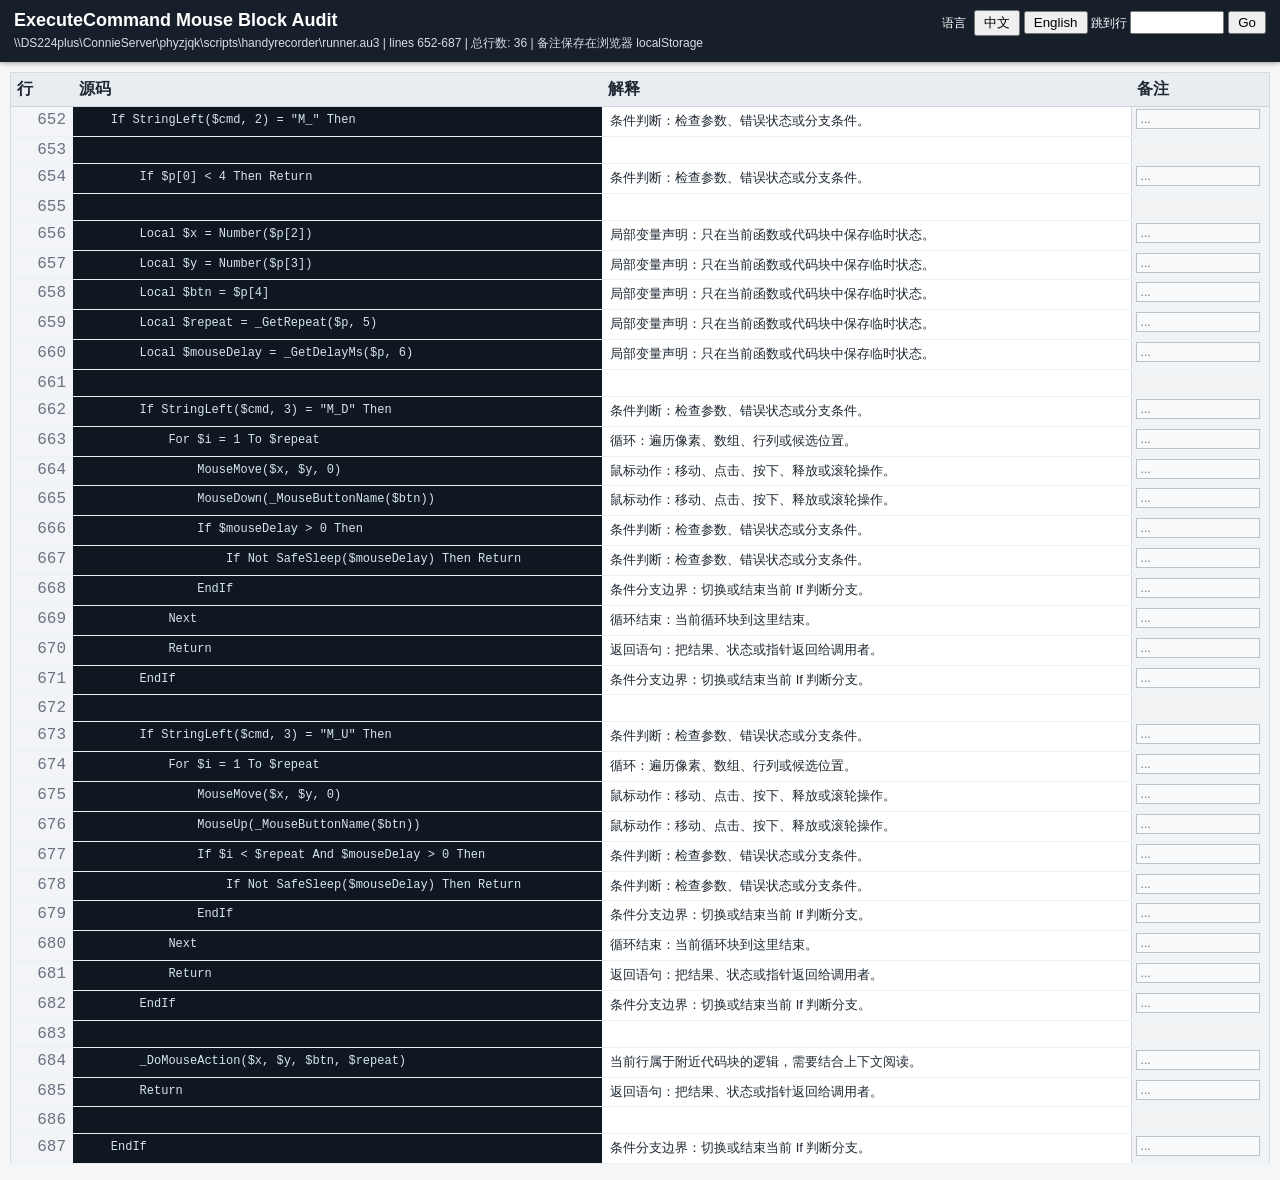
<file: runner_mouse_block_audit.html>
<!doctype html>
<html lang="zh-CN">
<head>
<meta charset="utf-8">
<title>ExecuteCommand Mouse Block Audit</title>
<style>
body{margin:0;font-family:"Microsoft YaHei",Segoe UI,Arial,sans-serif;background:#f5f6f8;color:#1f2933}
header{position:sticky;top:0;background:#17202a;color:white;padding:10px 14px;z-index:2;box-shadow:0 1px 5px #999}
h1{font-size:18px;margin:0 0 4px}.meta{font-size:12px;color:#d6dde6}.controls{float:right;font-size:12px}.wrap{padding:10px}
table{border-collapse:collapse;width:100%;table-layout:fixed;background:white;border:1px solid #d7dce2}
th{position:sticky;top:58px;background:#e9edf2;z-index:1;text-align:left;padding:6px;border-bottom:1px solid #ccd3da}
td{vertical-align:top;border-bottom:1px solid #edf0f3}
.ln{width:50px;text-align:right;color:#6b7280;background:#f2f4f7;padding:4px 7px;font-family:Consolas,monospace}
.code{width:54%;background:#0f1720;color:#d7e4f2}.code pre{margin:0;padding:4px 8px;white-space:pre-wrap;word-break:break-word;font-family:Consolas,"Courier New",monospace;font-size:12px;line-height:1.35}
.explain{width:36%;padding:5px 8px;font-size:13px;line-height:1.45;background:#fff}
.noteHead{width:10%}.note{width:10%;background:#f1f3f5;padding:2px 4px;border-left:1px solid #cfd6dd}
.note input{width:96%;box-sizing:border-box;border:1px solid #bac3cc;background:#f8fafc;font-size:12px;padding:2px 4px}
.note input:focus{outline:2px solid #f59e0b}.note input:not(:placeholder-shown){background:#e9eef5}
.code:hover,.explain:hover{outline:2px solid #4aa3ff}tr:hover .ln{background:#dbeafe}tr:hover .explain{background:#f8fbff}
button{padding:2px 8px;margin-left:4px}input#lineNo{width:80px;padding:2px 5px}[data-lang='en'],[data-ui='en']{display:none}body.lang-en [data-lang='zh'],body.lang-en [data-ui='zh']{display:none}body.lang-en [data-lang='en'],body.lang-en [data-ui='en']{display:inline}
</style>
<script>
const NOTE_KEY = "source_audit_notes_//DS224plus/ConnieServer/phyzjqk/scripts/handyrecorder/runner.au3_652_687";
function loadNotes(){let n={};try{n=JSON.parse(localStorage.getItem(NOTE_KEY)||"{}")}catch(e){}document.querySelectorAll(".note input").forEach(i=>{if(n[i.dataset.line])i.value=n[i.dataset.line]})}
function saveNote(el){let n={};try{n=JSON.parse(localStorage.getItem(NOTE_KEY)||"{}")}catch(e){}if(el.value.trim()==="")delete n[el.dataset.line];else n[el.dataset.line]=el.value;localStorage.setItem(NOTE_KEY,JSON.stringify(n))}
function jumpLine(){var n=document.getElementById('lineNo').value.trim();var el=document.getElementById('L'+n);if(el){el.scrollIntoView({behavior:'smooth',block:'center'});el.style.outline='3px solid #ef4444';setTimeout(()=>el.style.outline='',1400)}}
function setLang(lang){document.body.classList.toggle('lang-en',lang==='en');localStorage.setItem(NOTE_KEY+'_lang',lang)}
window.addEventListener('DOMContentLoaded',()=>{loadNotes();setLang(localStorage.getItem(NOTE_KEY+'_lang')||'zh')});
</script>
</head>
<body>
<header><div class="controls"><span data-ui="zh">语言</span><span data-ui="en">Language</span> <button onclick="setLang('zh')">中文</button><button onclick="setLang('en')">English</button> <span data-ui="zh">跳到行</span><span data-ui="en">Line</span> <input id="lineNo" type="number" min="1" max="36" onkeydown="if(event.key==='Enter')jumpLine()"><button onclick="jumpLine()">Go</button></div><h1>ExecuteCommand Mouse Block Audit</h1><div class="meta">\\DS224plus\ConnieServer\phyzjqk\scripts\handyrecorder\runner.au3 | lines 652-687 | <span data-ui="zh">总行数</span><span data-ui="en">lines</span>: 36 | <span data-ui="zh">备注保存在浏览器 localStorage</span><span data-ui="en">notes saved in browser localStorage</span></div></header>
<div class="wrap"><table><thead><tr><th style="width:50px"><span data-ui="zh">行</span><span data-ui="en">Line</span></th><th><span data-ui="zh">源码</span><span data-ui="en">Source</span></th><th><span data-ui="zh">解释</span><span data-ui="en">Explanation</span></th><th class="noteHead"><span data-ui="zh">备注</span><span data-ui="en">Note</span></th></tr></thead><tbody>
<tr id='L652'><td class='ln'>652</td><td class='code'><pre>    If StringLeft($cmd, 2) = &quot;M_&quot; Then</pre></td><td class='explain'><span data-lang='zh'>条件判断：检查参数、错误状态或分支条件。</span><span data-lang='en'>Conditional check: validates parameters, error states, or branch conditions.</span></td><td class='note'><input data-line='652' placeholder='...' oninput='saveNote(this)'></td></tr>
<tr id='L653'><td class='ln'>653</td><td class='code'><pre></pre></td><td class='explain'></td><td class='note'></td></tr>
<tr id='L654'><td class='ln'>654</td><td class='code'><pre>        If $p[0] &lt; 4 Then Return</pre></td><td class='explain'><span data-lang='zh'>条件判断：检查参数、错误状态或分支条件。</span><span data-lang='en'>Conditional check: validates parameters, error states, or branch conditions.</span></td><td class='note'><input data-line='654' placeholder='...' oninput='saveNote(this)'></td></tr>
<tr id='L655'><td class='ln'>655</td><td class='code'><pre></pre></td><td class='explain'></td><td class='note'></td></tr>
<tr id='L656'><td class='ln'>656</td><td class='code'><pre>        Local $x = Number($p[2])</pre></td><td class='explain'><span data-lang='zh'>局部变量声明：只在当前函数或代码块中保存临时状态。</span><span data-lang='en'>Local variable declaration: stores temporary state within the current function or block.</span></td><td class='note'><input data-line='656' placeholder='...' oninput='saveNote(this)'></td></tr>
<tr id='L657'><td class='ln'>657</td><td class='code'><pre>        Local $y = Number($p[3])</pre></td><td class='explain'><span data-lang='zh'>局部变量声明：只在当前函数或代码块中保存临时状态。</span><span data-lang='en'>Local variable declaration: stores temporary state within the current function or block.</span></td><td class='note'><input data-line='657' placeholder='...' oninput='saveNote(this)'></td></tr>
<tr id='L658'><td class='ln'>658</td><td class='code'><pre>        Local $btn = $p[4]</pre></td><td class='explain'><span data-lang='zh'>局部变量声明：只在当前函数或代码块中保存临时状态。</span><span data-lang='en'>Local variable declaration: stores temporary state within the current function or block.</span></td><td class='note'><input data-line='658' placeholder='...' oninput='saveNote(this)'></td></tr>
<tr id='L659'><td class='ln'>659</td><td class='code'><pre>        Local $repeat = _GetRepeat($p, 5)</pre></td><td class='explain'><span data-lang='zh'>局部变量声明：只在当前函数或代码块中保存临时状态。</span><span data-lang='en'>Local variable declaration: stores temporary state within the current function or block.</span></td><td class='note'><input data-line='659' placeholder='...' oninput='saveNote(this)'></td></tr>
<tr id='L660'><td class='ln'>660</td><td class='code'><pre>        Local $mouseDelay = _GetDelayMs($p, 6)</pre></td><td class='explain'><span data-lang='zh'>局部变量声明：只在当前函数或代码块中保存临时状态。</span><span data-lang='en'>Local variable declaration: stores temporary state within the current function or block.</span></td><td class='note'><input data-line='660' placeholder='...' oninput='saveNote(this)'></td></tr>
<tr id='L661'><td class='ln'>661</td><td class='code'><pre></pre></td><td class='explain'></td><td class='note'></td></tr>
<tr id='L662'><td class='ln'>662</td><td class='code'><pre>        If StringLeft($cmd, 3) = &quot;M_D&quot; Then</pre></td><td class='explain'><span data-lang='zh'>条件判断：检查参数、错误状态或分支条件。</span><span data-lang='en'>Conditional check: validates parameters, error states, or branch conditions.</span></td><td class='note'><input data-line='662' placeholder='...' oninput='saveNote(this)'></td></tr>
<tr id='L663'><td class='ln'>663</td><td class='code'><pre>            For $i = 1 To $repeat</pre></td><td class='explain'><span data-lang='zh'>循环：遍历像素、数组、行列或候选位置。</span><span data-lang='en'>Loop: iterates over pixels, arrays, rows, columns, or candidate positions.</span></td><td class='note'><input data-line='663' placeholder='...' oninput='saveNote(this)'></td></tr>
<tr id='L664'><td class='ln'>664</td><td class='code'><pre>                MouseMove($x, $y, 0)</pre></td><td class='explain'><span data-lang='zh'>鼠标动作：移动、点击、按下、释放或滚轮操作。</span><span data-lang='en'>Mouse action: moves, clicks, presses, releases, or scrolls the mouse.</span></td><td class='note'><input data-line='664' placeholder='...' oninput='saveNote(this)'></td></tr>
<tr id='L665'><td class='ln'>665</td><td class='code'><pre>                MouseDown(_MouseButtonName($btn))</pre></td><td class='explain'><span data-lang='zh'>鼠标动作：移动、点击、按下、释放或滚轮操作。</span><span data-lang='en'>Mouse action: moves, clicks, presses, releases, or scrolls the mouse.</span></td><td class='note'><input data-line='665' placeholder='...' oninput='saveNote(this)'></td></tr>
<tr id='L666'><td class='ln'>666</td><td class='code'><pre>                If $mouseDelay &gt; 0 Then</pre></td><td class='explain'><span data-lang='zh'>条件判断：检查参数、错误状态或分支条件。</span><span data-lang='en'>Conditional check: validates parameters, error states, or branch conditions.</span></td><td class='note'><input data-line='666' placeholder='...' oninput='saveNote(this)'></td></tr>
<tr id='L667'><td class='ln'>667</td><td class='code'><pre>                    If Not SafeSleep($mouseDelay) Then Return</pre></td><td class='explain'><span data-lang='zh'>条件判断：检查参数、错误状态或分支条件。</span><span data-lang='en'>Conditional check: validates parameters, error states, or branch conditions.</span></td><td class='note'><input data-line='667' placeholder='...' oninput='saveNote(this)'></td></tr>
<tr id='L668'><td class='ln'>668</td><td class='code'><pre>                EndIf</pre></td><td class='explain'><span data-lang='zh'>条件分支边界：切换或结束当前 If 判断分支。</span><span data-lang='en'>Conditional branch boundary: switches or closes the current If branch.</span></td><td class='note'><input data-line='668' placeholder='...' oninput='saveNote(this)'></td></tr>
<tr id='L669'><td class='ln'>669</td><td class='code'><pre>            Next</pre></td><td class='explain'><span data-lang='zh'>循环结束：当前循环块到这里结束。</span><span data-lang='en'>Loop end: closes the current loop block.</span></td><td class='note'><input data-line='669' placeholder='...' oninput='saveNote(this)'></td></tr>
<tr id='L670'><td class='ln'>670</td><td class='code'><pre>            Return</pre></td><td class='explain'><span data-lang='zh'>返回语句：把结果、状态或指针返回给调用者。</span><span data-lang='en'>Return statement: sends a result, status, or pointer back to the caller.</span></td><td class='note'><input data-line='670' placeholder='...' oninput='saveNote(this)'></td></tr>
<tr id='L671'><td class='ln'>671</td><td class='code'><pre>        EndIf</pre></td><td class='explain'><span data-lang='zh'>条件分支边界：切换或结束当前 If 判断分支。</span><span data-lang='en'>Conditional branch boundary: switches or closes the current If branch.</span></td><td class='note'><input data-line='671' placeholder='...' oninput='saveNote(this)'></td></tr>
<tr id='L672'><td class='ln'>672</td><td class='code'><pre></pre></td><td class='explain'></td><td class='note'></td></tr>
<tr id='L673'><td class='ln'>673</td><td class='code'><pre>        If StringLeft($cmd, 3) = &quot;M_U&quot; Then</pre></td><td class='explain'><span data-lang='zh'>条件判断：检查参数、错误状态或分支条件。</span><span data-lang='en'>Conditional check: validates parameters, error states, or branch conditions.</span></td><td class='note'><input data-line='673' placeholder='...' oninput='saveNote(this)'></td></tr>
<tr id='L674'><td class='ln'>674</td><td class='code'><pre>            For $i = 1 To $repeat</pre></td><td class='explain'><span data-lang='zh'>循环：遍历像素、数组、行列或候选位置。</span><span data-lang='en'>Loop: iterates over pixels, arrays, rows, columns, or candidate positions.</span></td><td class='note'><input data-line='674' placeholder='...' oninput='saveNote(this)'></td></tr>
<tr id='L675'><td class='ln'>675</td><td class='code'><pre>                MouseMove($x, $y, 0)</pre></td><td class='explain'><span data-lang='zh'>鼠标动作：移动、点击、按下、释放或滚轮操作。</span><span data-lang='en'>Mouse action: moves, clicks, presses, releases, or scrolls the mouse.</span></td><td class='note'><input data-line='675' placeholder='...' oninput='saveNote(this)'></td></tr>
<tr id='L676'><td class='ln'>676</td><td class='code'><pre>                MouseUp(_MouseButtonName($btn))</pre></td><td class='explain'><span data-lang='zh'>鼠标动作：移动、点击、按下、释放或滚轮操作。</span><span data-lang='en'>Mouse action: moves, clicks, presses, releases, or scrolls the mouse.</span></td><td class='note'><input data-line='676' placeholder='...' oninput='saveNote(this)'></td></tr>
<tr id='L677'><td class='ln'>677</td><td class='code'><pre>                If $i &lt; $repeat And $mouseDelay &gt; 0 Then</pre></td><td class='explain'><span data-lang='zh'>条件判断：检查参数、错误状态或分支条件。</span><span data-lang='en'>Conditional check: validates parameters, error states, or branch conditions.</span></td><td class='note'><input data-line='677' placeholder='...' oninput='saveNote(this)'></td></tr>
<tr id='L678'><td class='ln'>678</td><td class='code'><pre>                    If Not SafeSleep($mouseDelay) Then Return</pre></td><td class='explain'><span data-lang='zh'>条件判断：检查参数、错误状态或分支条件。</span><span data-lang='en'>Conditional check: validates parameters, error states, or branch conditions.</span></td><td class='note'><input data-line='678' placeholder='...' oninput='saveNote(this)'></td></tr>
<tr id='L679'><td class='ln'>679</td><td class='code'><pre>                EndIf</pre></td><td class='explain'><span data-lang='zh'>条件分支边界：切换或结束当前 If 判断分支。</span><span data-lang='en'>Conditional branch boundary: switches or closes the current If branch.</span></td><td class='note'><input data-line='679' placeholder='...' oninput='saveNote(this)'></td></tr>
<tr id='L680'><td class='ln'>680</td><td class='code'><pre>            Next</pre></td><td class='explain'><span data-lang='zh'>循环结束：当前循环块到这里结束。</span><span data-lang='en'>Loop end: closes the current loop block.</span></td><td class='note'><input data-line='680' placeholder='...' oninput='saveNote(this)'></td></tr>
<tr id='L681'><td class='ln'>681</td><td class='code'><pre>            Return</pre></td><td class='explain'><span data-lang='zh'>返回语句：把结果、状态或指针返回给调用者。</span><span data-lang='en'>Return statement: sends a result, status, or pointer back to the caller.</span></td><td class='note'><input data-line='681' placeholder='...' oninput='saveNote(this)'></td></tr>
<tr id='L682'><td class='ln'>682</td><td class='code'><pre>        EndIf</pre></td><td class='explain'><span data-lang='zh'>条件分支边界：切换或结束当前 If 判断分支。</span><span data-lang='en'>Conditional branch boundary: switches or closes the current If branch.</span></td><td class='note'><input data-line='682' placeholder='...' oninput='saveNote(this)'></td></tr>
<tr id='L683'><td class='ln'>683</td><td class='code'><pre></pre></td><td class='explain'></td><td class='note'></td></tr>
<tr id='L684'><td class='ln'>684</td><td class='code'><pre>        _DoMouseAction($x, $y, $btn, $repeat)</pre></td><td class='explain'><span data-lang='zh'>当前行属于附近代码块的逻辑，需要结合上下文阅读。</span><span data-lang='en'>This line belongs to the surrounding code block and should be read with nearby context.</span></td><td class='note'><input data-line='684' placeholder='...' oninput='saveNote(this)'></td></tr>
<tr id='L685'><td class='ln'>685</td><td class='code'><pre>        Return</pre></td><td class='explain'><span data-lang='zh'>返回语句：把结果、状态或指针返回给调用者。</span><span data-lang='en'>Return statement: sends a result, status, or pointer back to the caller.</span></td><td class='note'><input data-line='685' placeholder='...' oninput='saveNote(this)'></td></tr>
<tr id='L686'><td class='ln'>686</td><td class='code'><pre></pre></td><td class='explain'></td><td class='note'></td></tr>
<tr id='L687'><td class='ln'>687</td><td class='code'><pre>    EndIf</pre></td><td class='explain'><span data-lang='zh'>条件分支边界：切换或结束当前 If 判断分支。</span><span data-lang='en'>Conditional branch boundary: switches or closes the current If branch.</span></td><td class='note'><input data-line='687' placeholder='...' oninput='saveNote(this)'></td></tr>
</tbody></table></div>
</body>
</html>
</file>
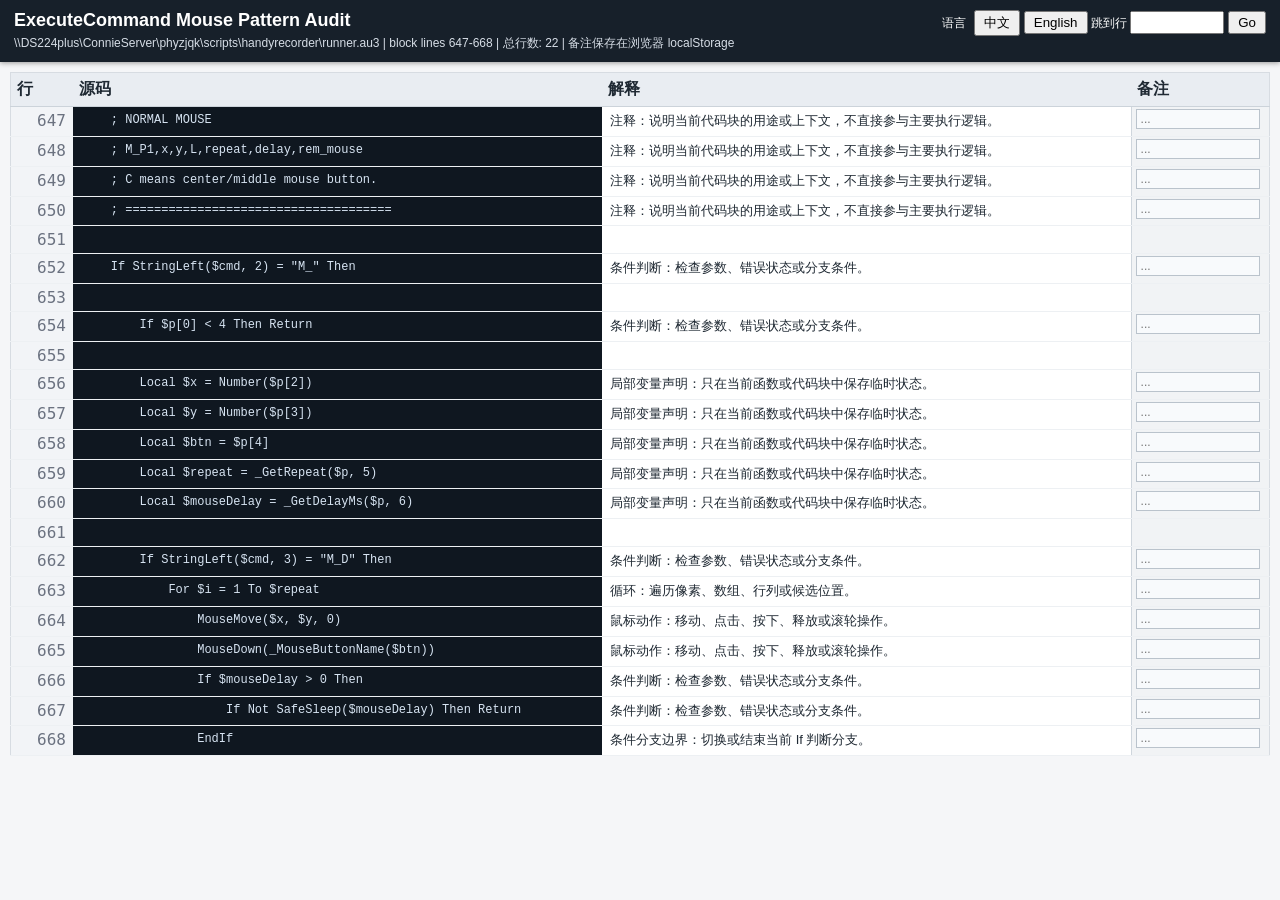
<file: runner_mouse_pattern_audit.html>
<!doctype html>
<html lang="zh-CN">
<head>
<meta charset="utf-8">
<title>ExecuteCommand Mouse Pattern Audit</title>
<style>
body{margin:0;font-family:"Microsoft YaHei",Segoe UI,Arial,sans-serif;background:#f5f6f8;color:#1f2933}
header{position:sticky;top:0;background:#17202a;color:white;padding:10px 14px;z-index:2;box-shadow:0 1px 5px #999}
h1{font-size:18px;margin:0 0 4px}.meta{font-size:12px;color:#d6dde6}.controls{float:right;font-size:12px}.wrap{padding:10px}
table{border-collapse:collapse;width:100%;table-layout:fixed;background:white;border:1px solid #d7dce2}
th{position:sticky;top:58px;background:#e9edf2;z-index:1;text-align:left;padding:6px;border-bottom:1px solid #ccd3da}
td{vertical-align:top;border-bottom:1px solid #edf0f3}
.ln{width:50px;text-align:right;color:#6b7280;background:#f2f4f7;padding:4px 7px;font-family:Consolas,monospace}
.code{width:54%;background:#0f1720;color:#d7e4f2}.code pre{margin:0;padding:4px 8px;white-space:pre-wrap;word-break:break-word;font-family:Consolas,"Courier New",monospace;font-size:12px;line-height:1.35}
.explain{width:36%;padding:5px 8px;font-size:13px;line-height:1.45;background:#fff}
.noteHead{width:10%}.note{width:10%;background:#f1f3f5;padding:2px 4px;border-left:1px solid #cfd6dd}
.note input{width:96%;box-sizing:border-box;border:1px solid #bac3cc;background:#f8fafc;font-size:12px;padding:2px 4px}
.note input:focus{outline:2px solid #f59e0b}.note input:not(:placeholder-shown){background:#e9eef5}
.code:hover,.explain:hover{outline:2px solid #4aa3ff}tr:hover .ln{background:#dbeafe}tr:hover .explain{background:#f8fbff}
button{padding:2px 8px;margin-left:4px}input#lineNo{width:80px;padding:2px 5px}[data-lang='en'],[data-ui='en']{display:none}body.lang-en [data-lang='zh'],body.lang-en [data-ui='zh']{display:none}body.lang-en [data-lang='en'],body.lang-en [data-ui='en']{display:inline}
</style>
<script>
const NOTE_KEY = "source_audit_notes_//DS224plus/ConnieServer/phyzjqk/scripts/handyrecorder/runner.au3_647_668";
function loadNotes(){let n={};try{n=JSON.parse(localStorage.getItem(NOTE_KEY)||"{}")}catch(e){}document.querySelectorAll(".note input").forEach(i=>{if(n[i.dataset.line])i.value=n[i.dataset.line]})}
function saveNote(el){let n={};try{n=JSON.parse(localStorage.getItem(NOTE_KEY)||"{}")}catch(e){}if(el.value.trim()==="")delete n[el.dataset.line];else n[el.dataset.line]=el.value;localStorage.setItem(NOTE_KEY,JSON.stringify(n))}
function jumpLine(){var n=document.getElementById('lineNo').value.trim();var el=document.getElementById('L'+n);if(el){el.scrollIntoView({behavior:'smooth',block:'center'});el.style.outline='3px solid #ef4444';setTimeout(()=>el.style.outline='',1400)}}
function setLang(lang){document.body.classList.toggle('lang-en',lang==='en');localStorage.setItem(NOTE_KEY+'_lang',lang)}
window.addEventListener('DOMContentLoaded',()=>{loadNotes();setLang(localStorage.getItem(NOTE_KEY+'_lang')||'zh')});
</script>
</head>
<body>
<header><div class="controls"><span data-ui="zh">语言</span><span data-ui="en">Language</span> <button onclick="setLang('zh')">中文</button><button onclick="setLang('en')">English</button> <span data-ui="zh">跳到行</span><span data-ui="en">Line</span> <input id="lineNo" type="number" min="1" max="22" onkeydown="if(event.key==='Enter')jumpLine()"><button onclick="jumpLine()">Go</button></div><h1>ExecuteCommand Mouse Pattern Audit</h1><div class="meta">\\DS224plus\ConnieServer\phyzjqk\scripts\handyrecorder\runner.au3 | block lines 647-668 | <span data-ui="zh">总行数</span><span data-ui="en">lines</span>: 22 | <span data-ui="zh">备注保存在浏览器 localStorage</span><span data-ui="en">notes saved in browser localStorage</span></div></header>
<div class="wrap"><table><thead><tr><th style="width:50px"><span data-ui="zh">行</span><span data-ui="en">Line</span></th><th><span data-ui="zh">源码</span><span data-ui="en">Source</span></th><th><span data-ui="zh">解释</span><span data-ui="en">Explanation</span></th><th class="noteHead"><span data-ui="zh">备注</span><span data-ui="en">Note</span></th></tr></thead><tbody>
<tr id='L647'><td class='ln'>647</td><td class='code'><pre>    ; NORMAL MOUSE</pre></td><td class='explain'><span data-lang='zh'>注释：说明当前代码块的用途或上下文，不直接参与主要执行逻辑。</span><span data-lang='en'>Comment: documents the purpose or context of this code block and usually does not affect main execution.</span></td><td class='note'><input data-line='647' placeholder='...' oninput='saveNote(this)'></td></tr>
<tr id='L648'><td class='ln'>648</td><td class='code'><pre>    ; M_P1,x,y,L,repeat,delay,rem_mouse</pre></td><td class='explain'><span data-lang='zh'>注释：说明当前代码块的用途或上下文，不直接参与主要执行逻辑。</span><span data-lang='en'>Comment: documents the purpose or context of this code block and usually does not affect main execution.</span></td><td class='note'><input data-line='648' placeholder='...' oninput='saveNote(this)'></td></tr>
<tr id='L649'><td class='ln'>649</td><td class='code'><pre>    ; C means center/middle mouse button.</pre></td><td class='explain'><span data-lang='zh'>注释：说明当前代码块的用途或上下文，不直接参与主要执行逻辑。</span><span data-lang='en'>Comment: documents the purpose or context of this code block and usually does not affect main execution.</span></td><td class='note'><input data-line='649' placeholder='...' oninput='saveNote(this)'></td></tr>
<tr id='L650'><td class='ln'>650</td><td class='code'><pre>    ; =====================================</pre></td><td class='explain'><span data-lang='zh'>注释：说明当前代码块的用途或上下文，不直接参与主要执行逻辑。</span><span data-lang='en'>Comment: documents the purpose or context of this code block and usually does not affect main execution.</span></td><td class='note'><input data-line='650' placeholder='...' oninput='saveNote(this)'></td></tr>
<tr id='L651'><td class='ln'>651</td><td class='code'><pre></pre></td><td class='explain'></td><td class='note'></td></tr>
<tr id='L652'><td class='ln'>652</td><td class='code'><pre>    If StringLeft($cmd, 2) = &quot;M_&quot; Then</pre></td><td class='explain'><span data-lang='zh'>条件判断：检查参数、错误状态或分支条件。</span><span data-lang='en'>Conditional check: validates parameters, error states, or branch conditions.</span></td><td class='note'><input data-line='652' placeholder='...' oninput='saveNote(this)'></td></tr>
<tr id='L653'><td class='ln'>653</td><td class='code'><pre></pre></td><td class='explain'></td><td class='note'></td></tr>
<tr id='L654'><td class='ln'>654</td><td class='code'><pre>        If $p[0] &lt; 4 Then Return</pre></td><td class='explain'><span data-lang='zh'>条件判断：检查参数、错误状态或分支条件。</span><span data-lang='en'>Conditional check: validates parameters, error states, or branch conditions.</span></td><td class='note'><input data-line='654' placeholder='...' oninput='saveNote(this)'></td></tr>
<tr id='L655'><td class='ln'>655</td><td class='code'><pre></pre></td><td class='explain'></td><td class='note'></td></tr>
<tr id='L656'><td class='ln'>656</td><td class='code'><pre>        Local $x = Number($p[2])</pre></td><td class='explain'><span data-lang='zh'>局部变量声明：只在当前函数或代码块中保存临时状态。</span><span data-lang='en'>Local variable declaration: stores temporary state within the current function or block.</span></td><td class='note'><input data-line='656' placeholder='...' oninput='saveNote(this)'></td></tr>
<tr id='L657'><td class='ln'>657</td><td class='code'><pre>        Local $y = Number($p[3])</pre></td><td class='explain'><span data-lang='zh'>局部变量声明：只在当前函数或代码块中保存临时状态。</span><span data-lang='en'>Local variable declaration: stores temporary state within the current function or block.</span></td><td class='note'><input data-line='657' placeholder='...' oninput='saveNote(this)'></td></tr>
<tr id='L658'><td class='ln'>658</td><td class='code'><pre>        Local $btn = $p[4]</pre></td><td class='explain'><span data-lang='zh'>局部变量声明：只在当前函数或代码块中保存临时状态。</span><span data-lang='en'>Local variable declaration: stores temporary state within the current function or block.</span></td><td class='note'><input data-line='658' placeholder='...' oninput='saveNote(this)'></td></tr>
<tr id='L659'><td class='ln'>659</td><td class='code'><pre>        Local $repeat = _GetRepeat($p, 5)</pre></td><td class='explain'><span data-lang='zh'>局部变量声明：只在当前函数或代码块中保存临时状态。</span><span data-lang='en'>Local variable declaration: stores temporary state within the current function or block.</span></td><td class='note'><input data-line='659' placeholder='...' oninput='saveNote(this)'></td></tr>
<tr id='L660'><td class='ln'>660</td><td class='code'><pre>        Local $mouseDelay = _GetDelayMs($p, 6)</pre></td><td class='explain'><span data-lang='zh'>局部变量声明：只在当前函数或代码块中保存临时状态。</span><span data-lang='en'>Local variable declaration: stores temporary state within the current function or block.</span></td><td class='note'><input data-line='660' placeholder='...' oninput='saveNote(this)'></td></tr>
<tr id='L661'><td class='ln'>661</td><td class='code'><pre></pre></td><td class='explain'></td><td class='note'></td></tr>
<tr id='L662'><td class='ln'>662</td><td class='code'><pre>        If StringLeft($cmd, 3) = &quot;M_D&quot; Then</pre></td><td class='explain'><span data-lang='zh'>条件判断：检查参数、错误状态或分支条件。</span><span data-lang='en'>Conditional check: validates parameters, error states, or branch conditions.</span></td><td class='note'><input data-line='662' placeholder='...' oninput='saveNote(this)'></td></tr>
<tr id='L663'><td class='ln'>663</td><td class='code'><pre>            For $i = 1 To $repeat</pre></td><td class='explain'><span data-lang='zh'>循环：遍历像素、数组、行列或候选位置。</span><span data-lang='en'>Loop: iterates over pixels, arrays, rows, columns, or candidate positions.</span></td><td class='note'><input data-line='663' placeholder='...' oninput='saveNote(this)'></td></tr>
<tr id='L664'><td class='ln'>664</td><td class='code'><pre>                MouseMove($x, $y, 0)</pre></td><td class='explain'><span data-lang='zh'>鼠标动作：移动、点击、按下、释放或滚轮操作。</span><span data-lang='en'>Mouse action: moves, clicks, presses, releases, or scrolls the mouse.</span></td><td class='note'><input data-line='664' placeholder='...' oninput='saveNote(this)'></td></tr>
<tr id='L665'><td class='ln'>665</td><td class='code'><pre>                MouseDown(_MouseButtonName($btn))</pre></td><td class='explain'><span data-lang='zh'>鼠标动作：移动、点击、按下、释放或滚轮操作。</span><span data-lang='en'>Mouse action: moves, clicks, presses, releases, or scrolls the mouse.</span></td><td class='note'><input data-line='665' placeholder='...' oninput='saveNote(this)'></td></tr>
<tr id='L666'><td class='ln'>666</td><td class='code'><pre>                If $mouseDelay &gt; 0 Then</pre></td><td class='explain'><span data-lang='zh'>条件判断：检查参数、错误状态或分支条件。</span><span data-lang='en'>Conditional check: validates parameters, error states, or branch conditions.</span></td><td class='note'><input data-line='666' placeholder='...' oninput='saveNote(this)'></td></tr>
<tr id='L667'><td class='ln'>667</td><td class='code'><pre>                    If Not SafeSleep($mouseDelay) Then Return</pre></td><td class='explain'><span data-lang='zh'>条件判断：检查参数、错误状态或分支条件。</span><span data-lang='en'>Conditional check: validates parameters, error states, or branch conditions.</span></td><td class='note'><input data-line='667' placeholder='...' oninput='saveNote(this)'></td></tr>
<tr id='L668'><td class='ln'>668</td><td class='code'><pre>                EndIf</pre></td><td class='explain'><span data-lang='zh'>条件分支边界：切换或结束当前 If 判断分支。</span><span data-lang='en'>Conditional branch boundary: switches or closes the current If branch.</span></td><td class='note'><input data-line='668' placeholder='...' oninput='saveNote(this)'></td></tr>
</tbody></table></div>
</body>
</html>
</file>
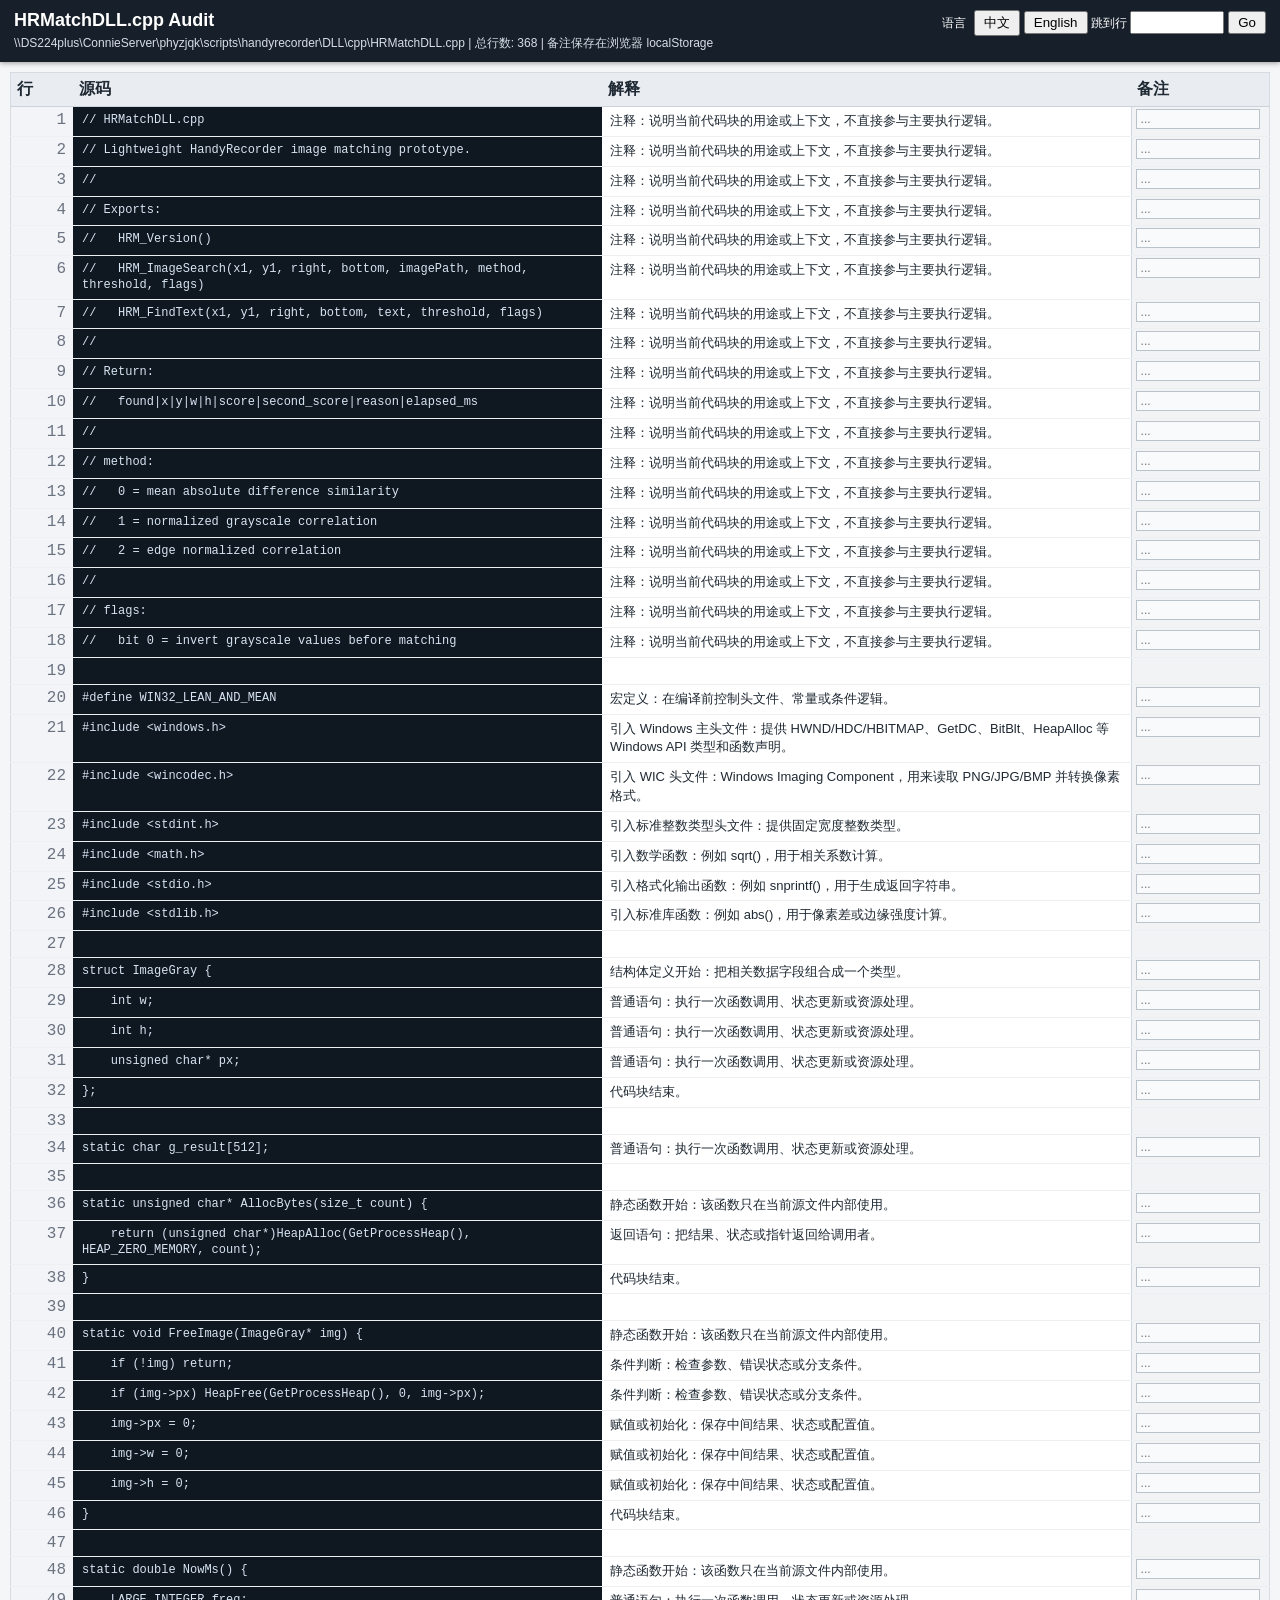
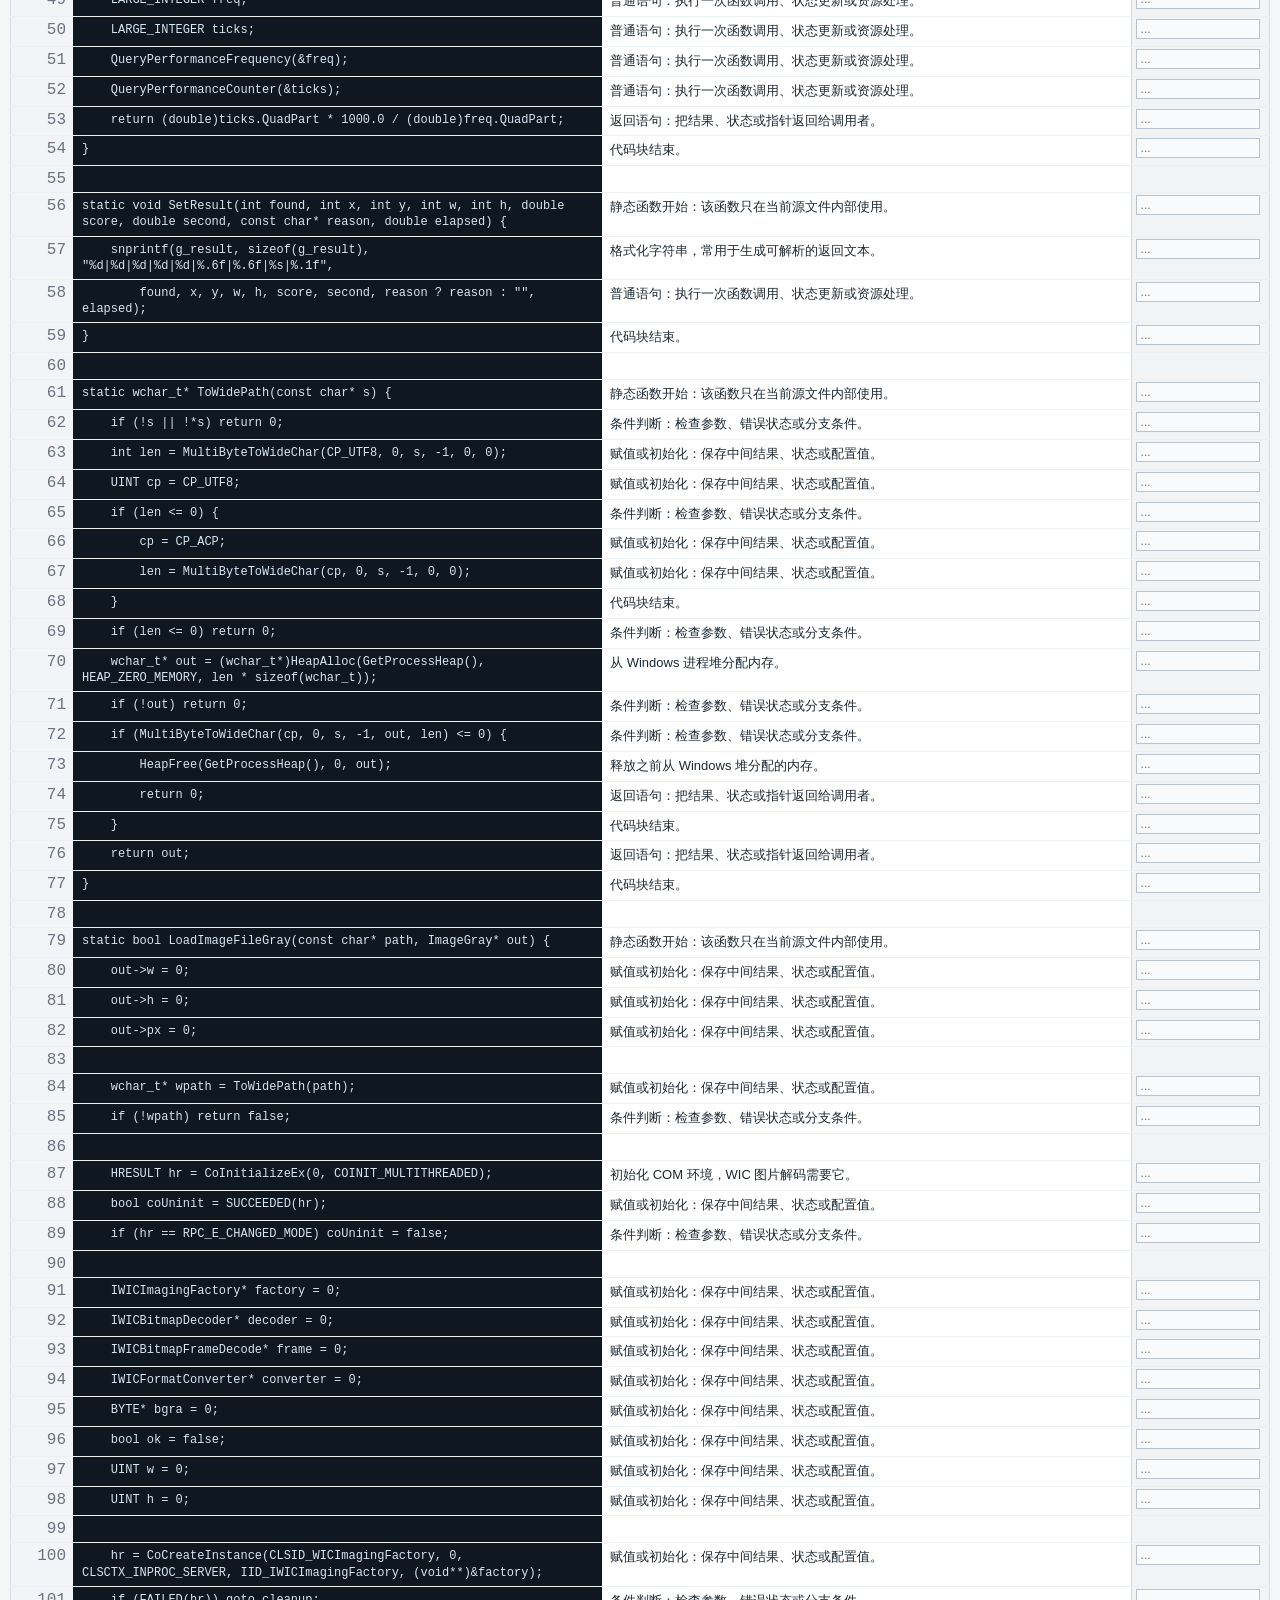
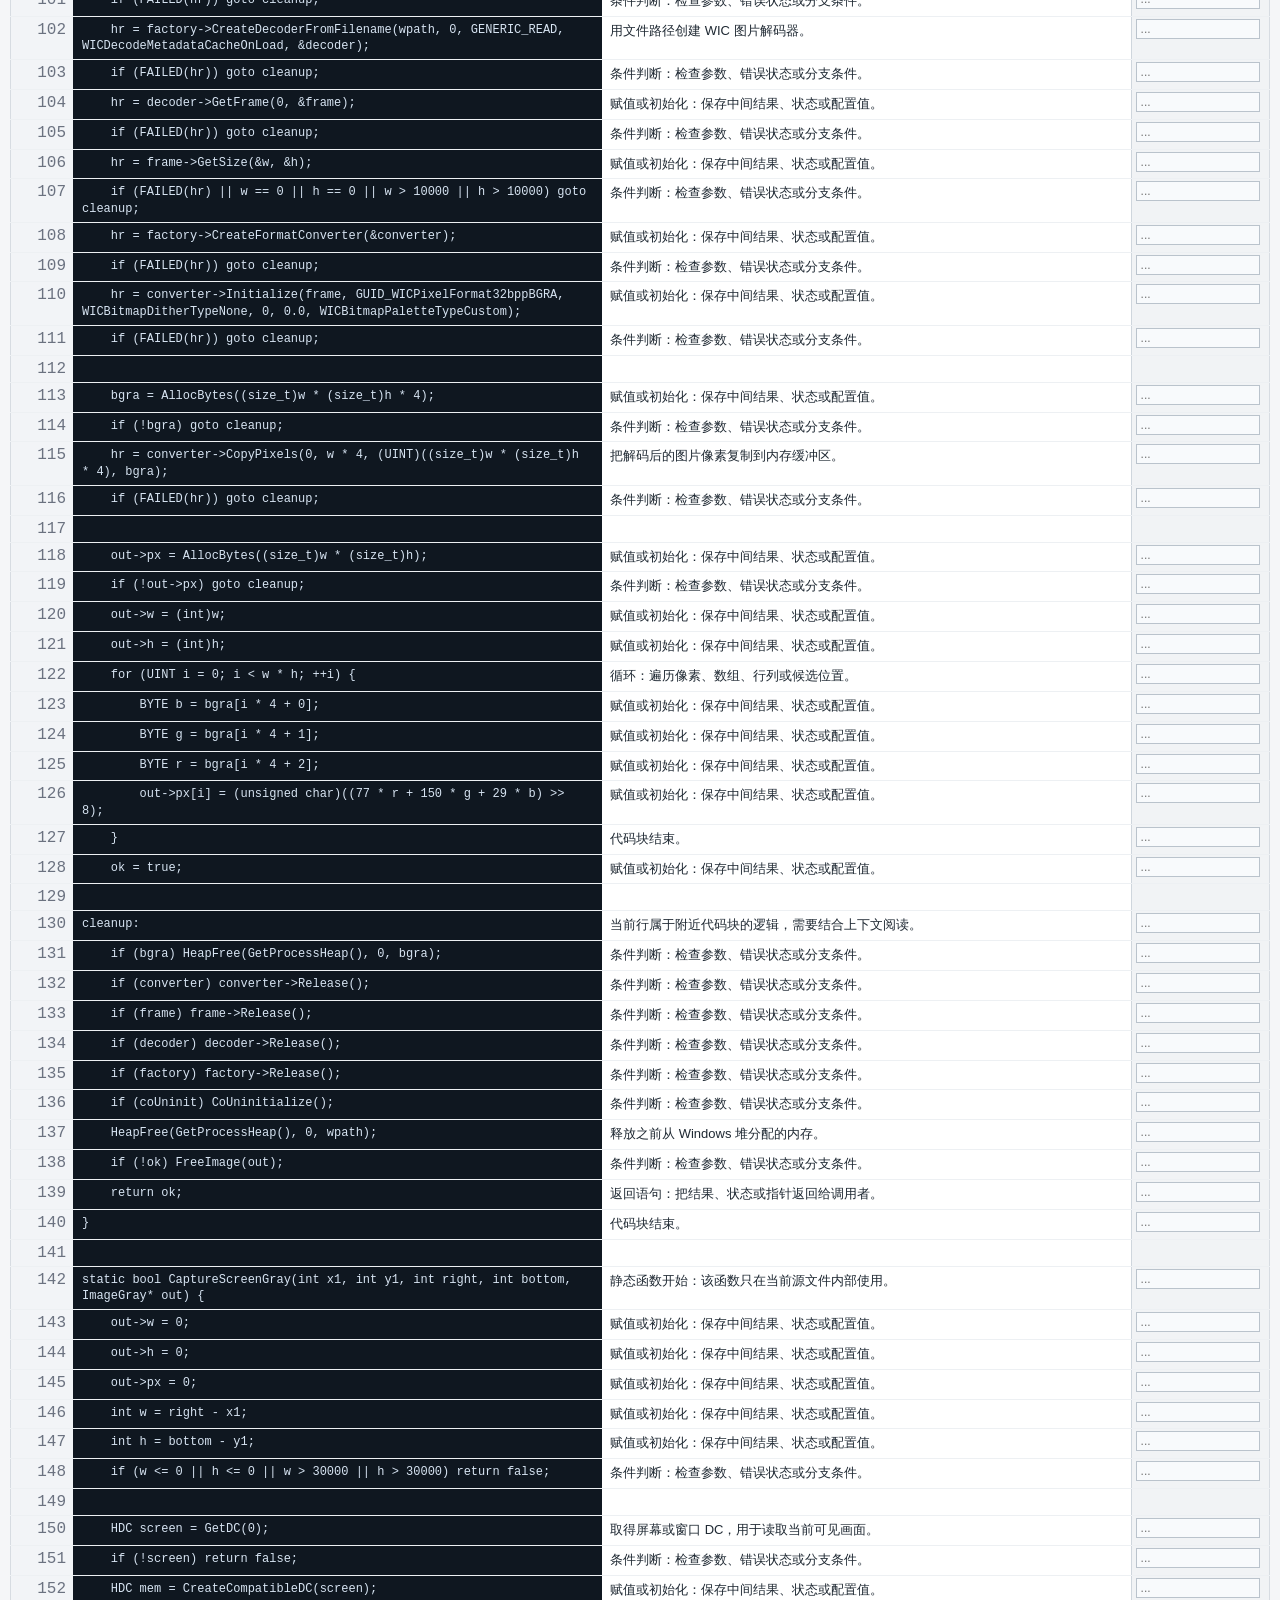
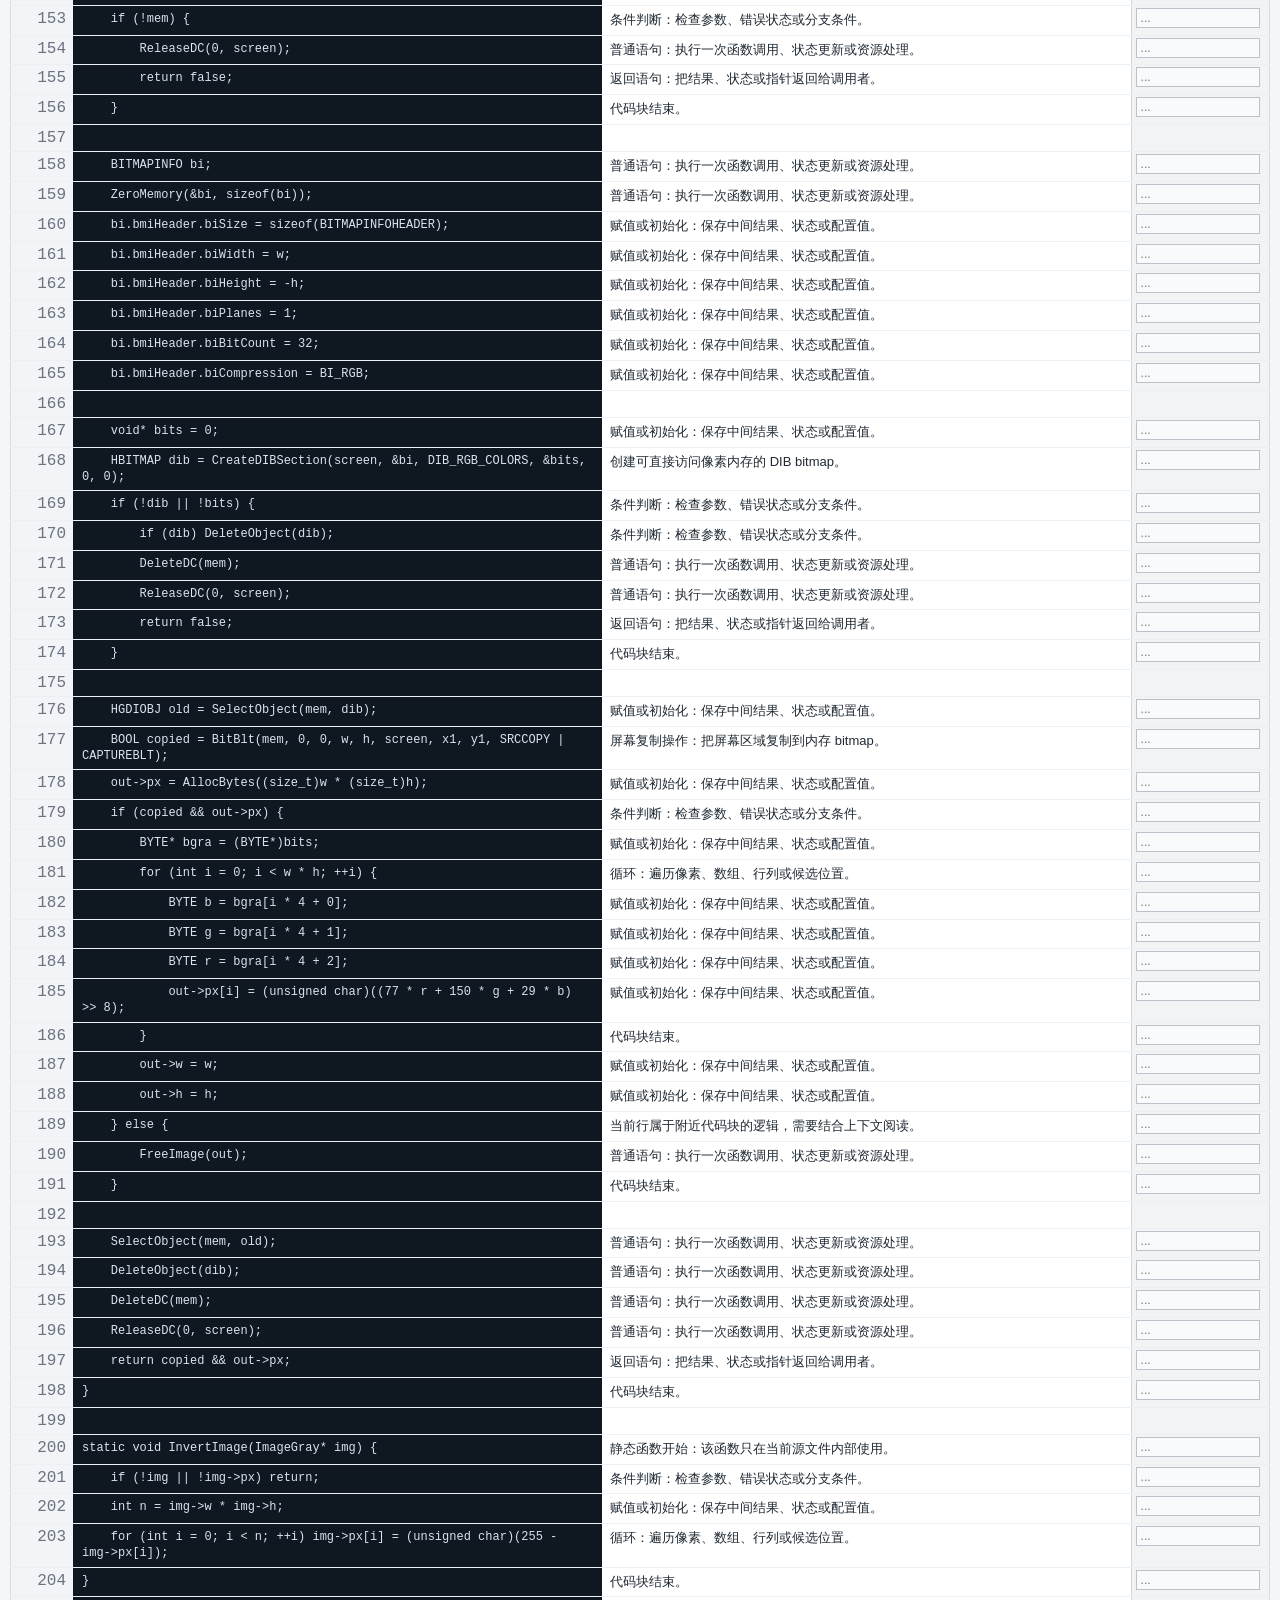
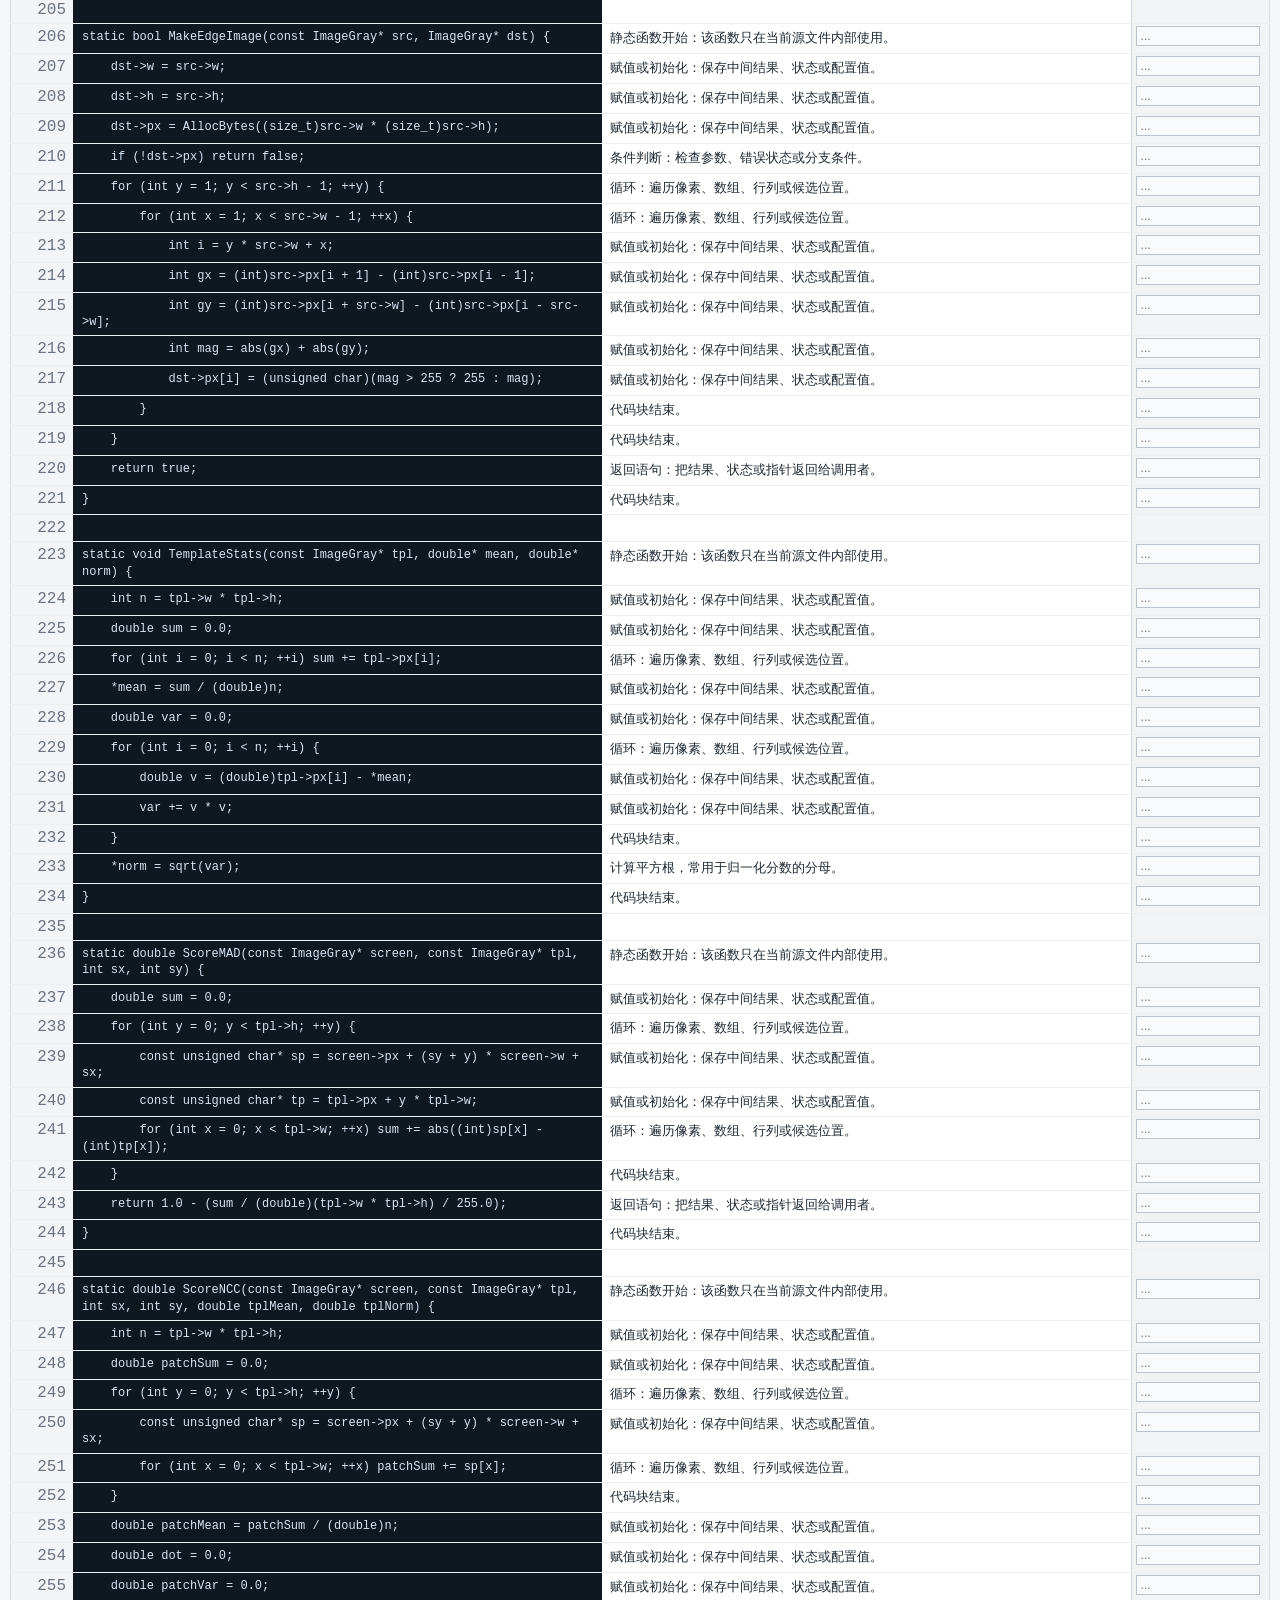
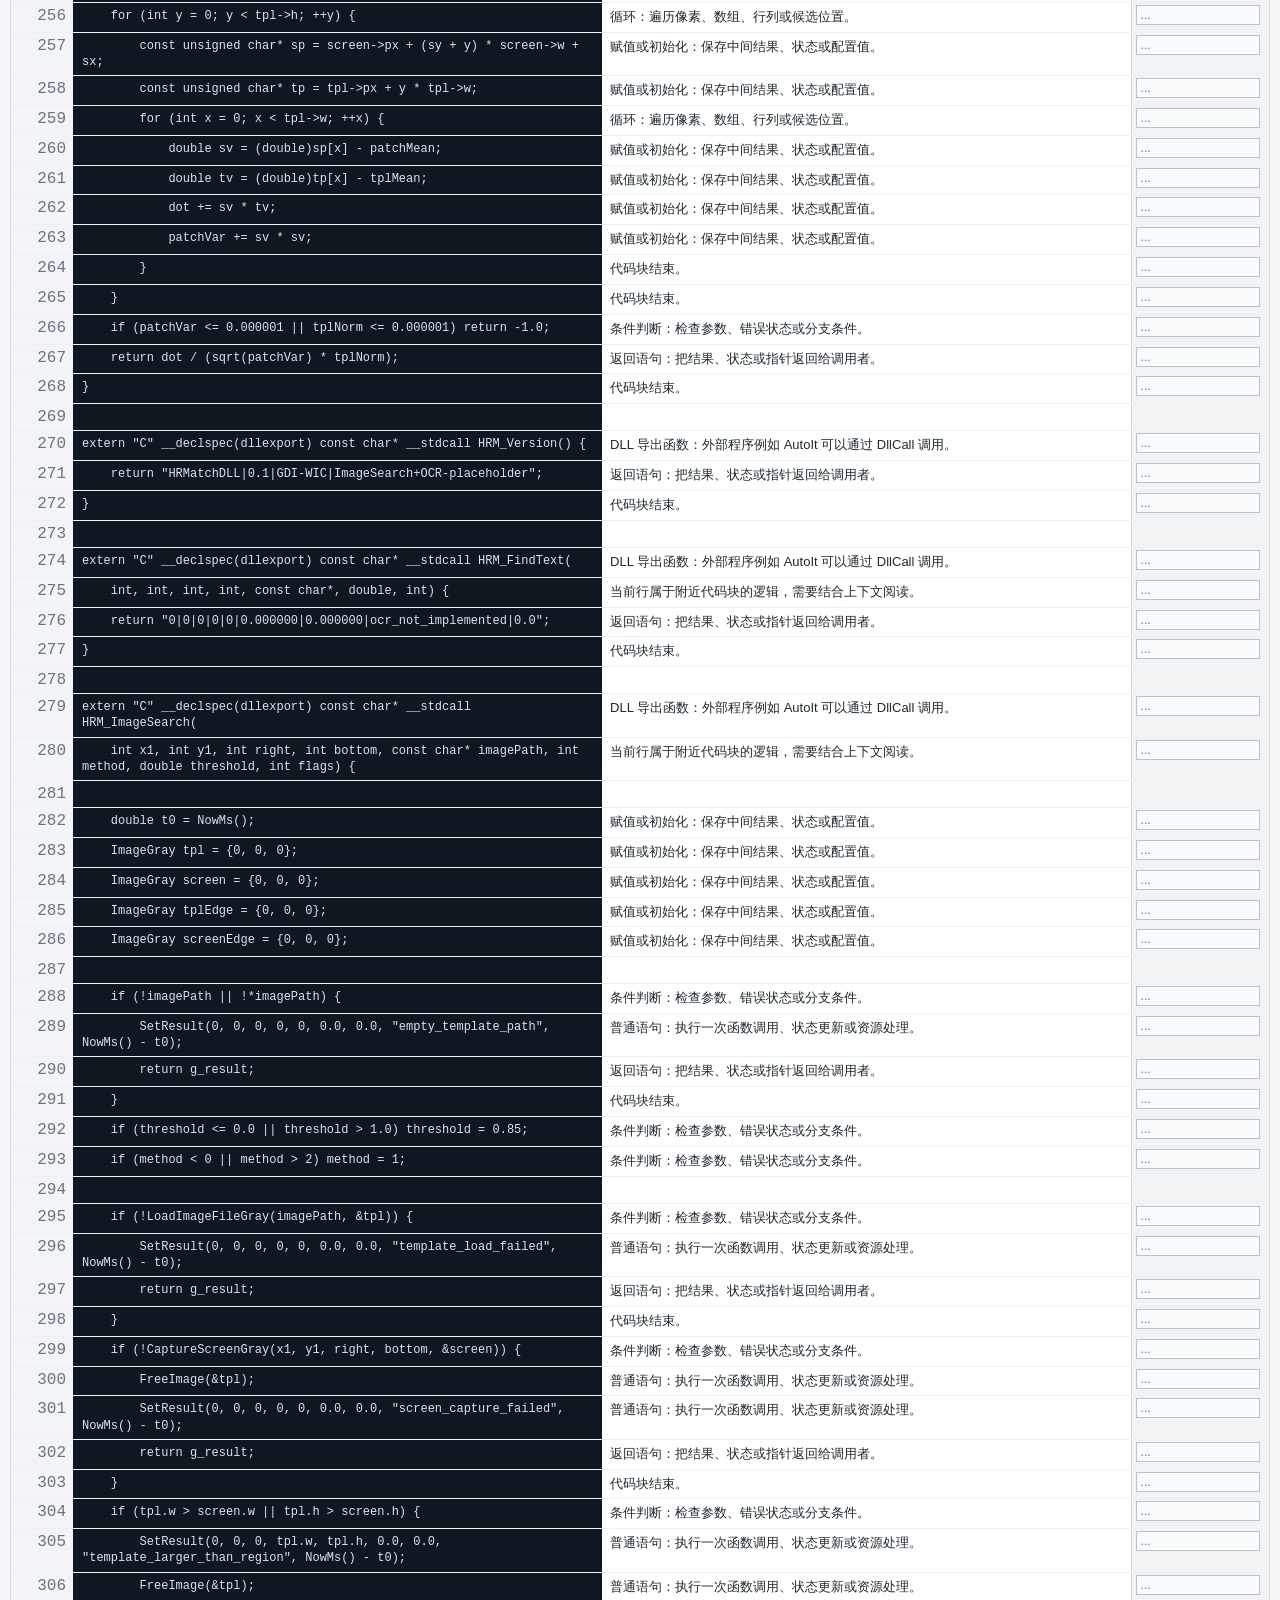
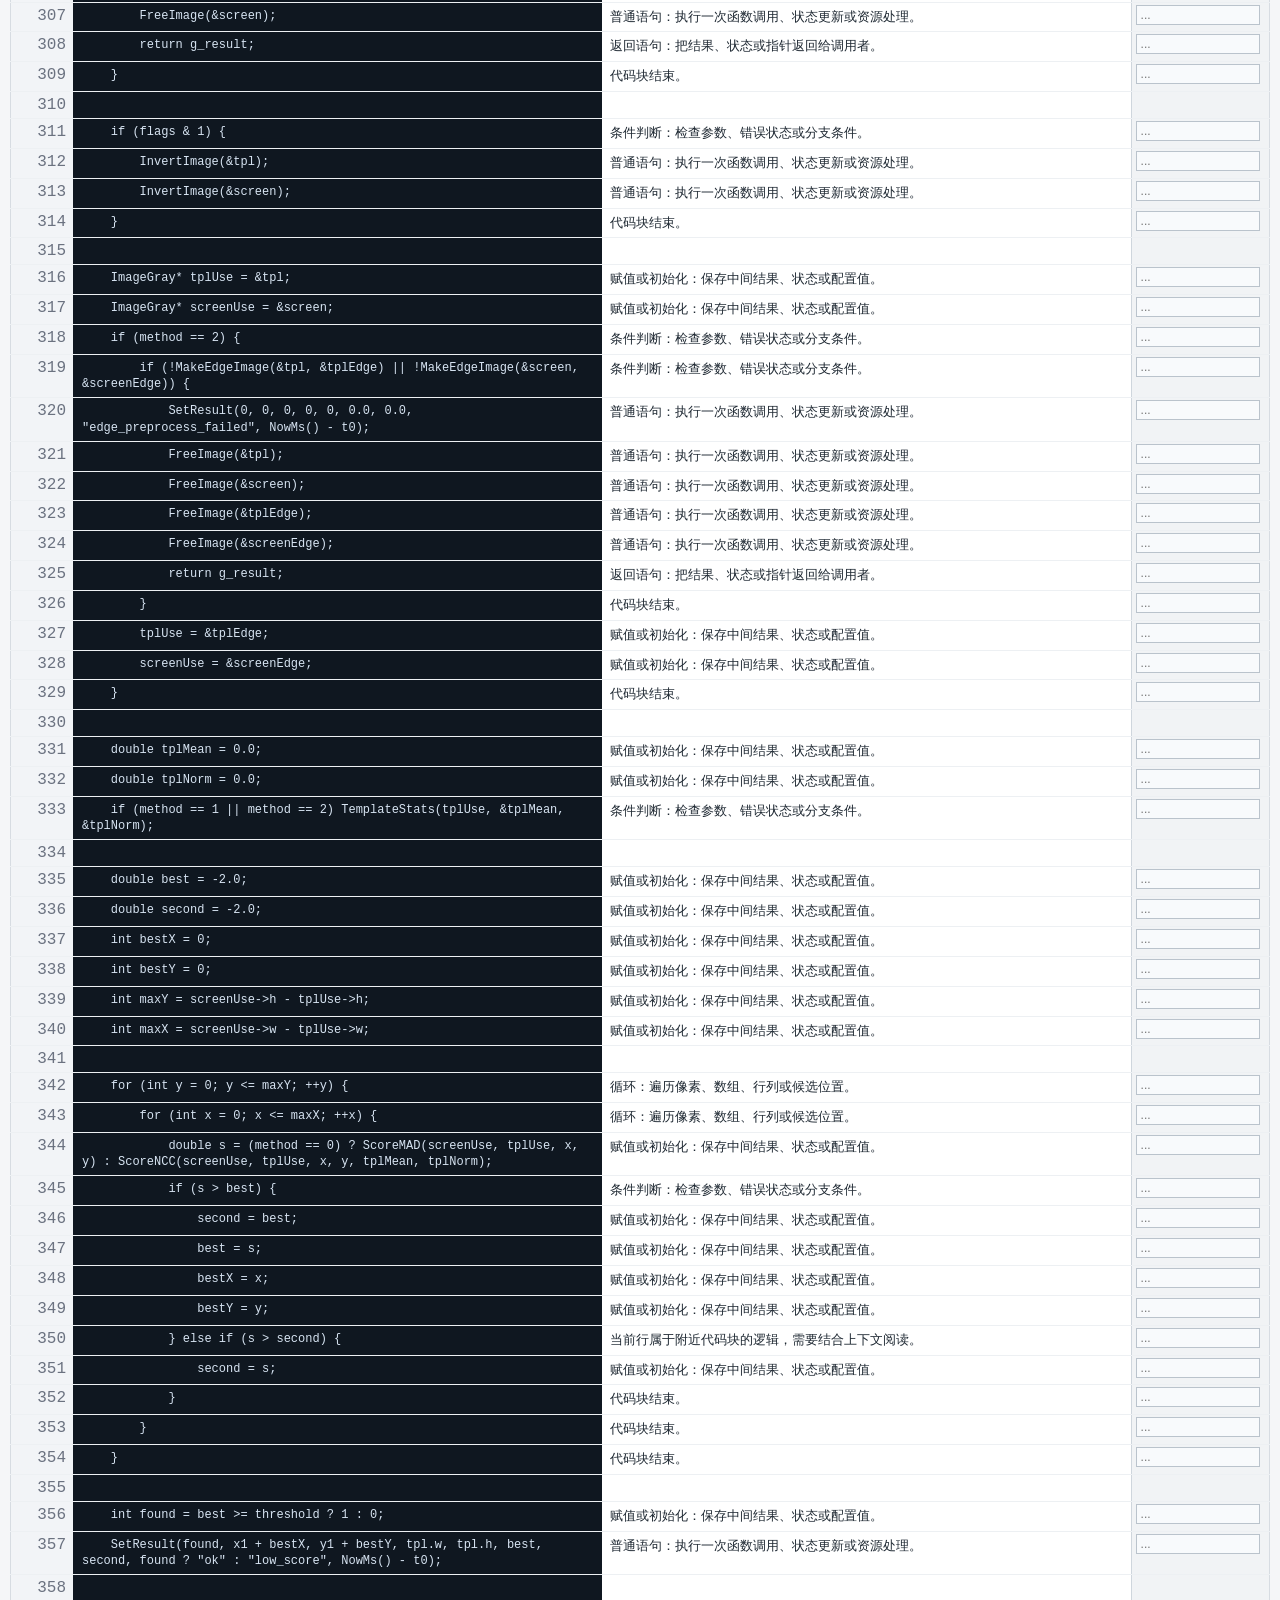
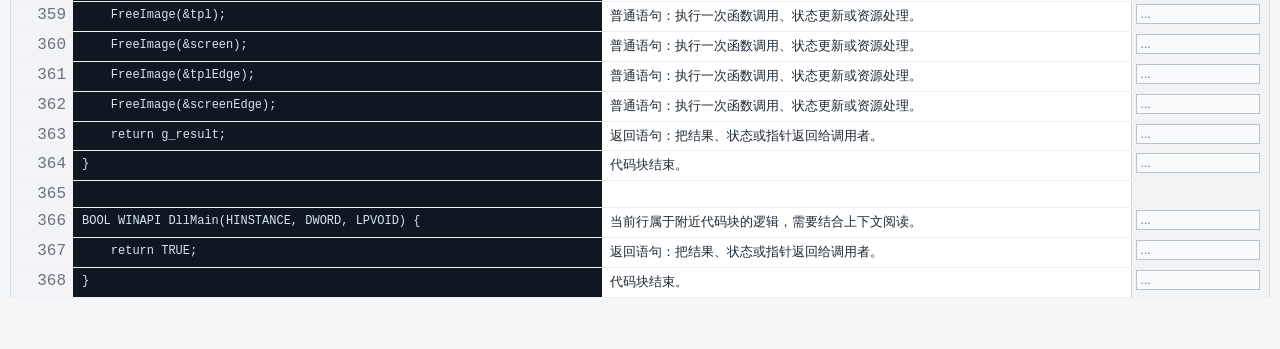
<file: DLL/cpp/HRMatchDLL_audit.html>
<!doctype html>
<html lang="zh-CN">
<head>
<meta charset="utf-8">
<title>HRMatchDLL.cpp Audit</title>
<style>
body{margin:0;font-family:"Microsoft YaHei",Segoe UI,Arial,sans-serif;background:#f5f6f8;color:#1f2933}
header{position:sticky;top:0;background:#17202a;color:white;padding:10px 14px;z-index:2;box-shadow:0 1px 5px #999}
h1{font-size:18px;margin:0 0 4px}.meta{font-size:12px;color:#d6dde6}.controls{float:right;font-size:12px}.wrap{padding:10px}
table{border-collapse:collapse;width:100%;table-layout:fixed;background:white;border:1px solid #d7dce2}
th{position:sticky;top:58px;background:#e9edf2;z-index:1;text-align:left;padding:6px;border-bottom:1px solid #ccd3da}
td{vertical-align:top;border-bottom:1px solid #edf0f3}
.ln{width:50px;text-align:right;color:#6b7280;background:#f2f4f7;padding:4px 7px;font-family:Consolas,monospace}
.code{width:54%;background:#0f1720;color:#d7e4f2}.code pre{margin:0;padding:4px 8px;white-space:pre-wrap;word-break:break-word;font-family:Consolas,"Courier New",monospace;font-size:12px;line-height:1.35}
.explain{width:36%;padding:5px 8px;font-size:13px;line-height:1.45;background:#fff}
.noteHead{width:10%}.note{width:10%;background:#f1f3f5;padding:2px 4px;border-left:1px solid #cfd6dd}
.note input{width:96%;box-sizing:border-box;border:1px solid #bac3cc;background:#f8fafc;font-size:12px;padding:2px 4px}
.note input:focus{outline:2px solid #f59e0b}.note input:not(:placeholder-shown){background:#e9eef5}
.code:hover,.explain:hover{outline:2px solid #4aa3ff}tr:hover .ln{background:#dbeafe}tr:hover .explain{background:#f8fbff}
button{padding:2px 8px;margin-left:4px}input#lineNo{width:80px;padding:2px 5px}[data-lang='en'],[data-ui='en']{display:none}body.lang-en [data-lang='zh'],body.lang-en [data-ui='zh']{display:none}body.lang-en [data-lang='en'],body.lang-en [data-ui='en']{display:inline}
</style>
<script>
const NOTE_KEY = "source_audit_notes_//DS224plus/ConnieServer/phyzjqk/scripts/handyrecorder/DLL/cpp/HRMatchDLL.cpp";
function loadNotes(){let n={};try{n=JSON.parse(localStorage.getItem(NOTE_KEY)||"{}")}catch(e){}document.querySelectorAll(".note input").forEach(i=>{if(n[i.dataset.line])i.value=n[i.dataset.line]})}
function saveNote(el){let n={};try{n=JSON.parse(localStorage.getItem(NOTE_KEY)||"{}")}catch(e){}if(el.value.trim()==="")delete n[el.dataset.line];else n[el.dataset.line]=el.value;localStorage.setItem(NOTE_KEY,JSON.stringify(n))}
function jumpLine(){var n=document.getElementById('lineNo').value.trim();var el=document.getElementById('L'+n);if(el){el.scrollIntoView({behavior:'smooth',block:'center'});el.style.outline='3px solid #ef4444';setTimeout(()=>el.style.outline='',1400)}}
function setLang(lang){document.body.classList.toggle('lang-en',lang==='en');localStorage.setItem(NOTE_KEY+'_lang',lang)}
window.addEventListener('DOMContentLoaded',()=>{loadNotes();setLang(localStorage.getItem(NOTE_KEY+'_lang')||'zh')});
</script>
</head>
<body>
<header><div class="controls"><span data-ui="zh">语言</span><span data-ui="en">Language</span> <button onclick="setLang('zh')">中文</button><button onclick="setLang('en')">English</button> <span data-ui="zh">跳到行</span><span data-ui="en">Line</span> <input id="lineNo" type="number" min="1" max="368" onkeydown="if(event.key==='Enter')jumpLine()"><button onclick="jumpLine()">Go</button></div><h1>HRMatchDLL.cpp Audit</h1><div class="meta">\\DS224plus\ConnieServer\phyzjqk\scripts\handyrecorder\DLL\cpp\HRMatchDLL.cpp | <span data-ui="zh">总行数</span><span data-ui="en">lines</span>: 368 | <span data-ui="zh">备注保存在浏览器 localStorage</span><span data-ui="en">notes saved in browser localStorage</span></div></header>
<div class="wrap"><table><thead><tr><th style="width:50px"><span data-ui="zh">行</span><span data-ui="en">Line</span></th><th><span data-ui="zh">源码</span><span data-ui="en">Source</span></th><th><span data-ui="zh">解释</span><span data-ui="en">Explanation</span></th><th class="noteHead"><span data-ui="zh">备注</span><span data-ui="en">Note</span></th></tr></thead><tbody>
<tr id='L1'><td class='ln'>1</td><td class='code'><pre>// HRMatchDLL.cpp</pre></td><td class='explain'><span data-lang='zh'>注释：说明当前代码块的用途或上下文，不直接参与主要执行逻辑。</span><span data-lang='en'>Comment: documents the purpose or context of this code block and usually does not affect main execution.</span></td><td class='note'><input data-line='1' placeholder='...' oninput='saveNote(this)'></td></tr>
<tr id='L2'><td class='ln'>2</td><td class='code'><pre>// Lightweight HandyRecorder image matching prototype.</pre></td><td class='explain'><span data-lang='zh'>注释：说明当前代码块的用途或上下文，不直接参与主要执行逻辑。</span><span data-lang='en'>Comment: documents the purpose or context of this code block and usually does not affect main execution.</span></td><td class='note'><input data-line='2' placeholder='...' oninput='saveNote(this)'></td></tr>
<tr id='L3'><td class='ln'>3</td><td class='code'><pre>//</pre></td><td class='explain'><span data-lang='zh'>注释：说明当前代码块的用途或上下文，不直接参与主要执行逻辑。</span><span data-lang='en'>Comment: documents the purpose or context of this code block and usually does not affect main execution.</span></td><td class='note'><input data-line='3' placeholder='...' oninput='saveNote(this)'></td></tr>
<tr id='L4'><td class='ln'>4</td><td class='code'><pre>// Exports:</pre></td><td class='explain'><span data-lang='zh'>注释：说明当前代码块的用途或上下文，不直接参与主要执行逻辑。</span><span data-lang='en'>Comment: documents the purpose or context of this code block and usually does not affect main execution.</span></td><td class='note'><input data-line='4' placeholder='...' oninput='saveNote(this)'></td></tr>
<tr id='L5'><td class='ln'>5</td><td class='code'><pre>//   HRM_Version()</pre></td><td class='explain'><span data-lang='zh'>注释：说明当前代码块的用途或上下文，不直接参与主要执行逻辑。</span><span data-lang='en'>Comment: documents the purpose or context of this code block and usually does not affect main execution.</span></td><td class='note'><input data-line='5' placeholder='...' oninput='saveNote(this)'></td></tr>
<tr id='L6'><td class='ln'>6</td><td class='code'><pre>//   HRM_ImageSearch(x1, y1, right, bottom, imagePath, method, threshold, flags)</pre></td><td class='explain'><span data-lang='zh'>注释：说明当前代码块的用途或上下文，不直接参与主要执行逻辑。</span><span data-lang='en'>Comment: documents the purpose or context of this code block and usually does not affect main execution.</span></td><td class='note'><input data-line='6' placeholder='...' oninput='saveNote(this)'></td></tr>
<tr id='L7'><td class='ln'>7</td><td class='code'><pre>//   HRM_FindText(x1, y1, right, bottom, text, threshold, flags)</pre></td><td class='explain'><span data-lang='zh'>注释：说明当前代码块的用途或上下文，不直接参与主要执行逻辑。</span><span data-lang='en'>Comment: documents the purpose or context of this code block and usually does not affect main execution.</span></td><td class='note'><input data-line='7' placeholder='...' oninput='saveNote(this)'></td></tr>
<tr id='L8'><td class='ln'>8</td><td class='code'><pre>//</pre></td><td class='explain'><span data-lang='zh'>注释：说明当前代码块的用途或上下文，不直接参与主要执行逻辑。</span><span data-lang='en'>Comment: documents the purpose or context of this code block and usually does not affect main execution.</span></td><td class='note'><input data-line='8' placeholder='...' oninput='saveNote(this)'></td></tr>
<tr id='L9'><td class='ln'>9</td><td class='code'><pre>// Return:</pre></td><td class='explain'><span data-lang='zh'>注释：说明当前代码块的用途或上下文，不直接参与主要执行逻辑。</span><span data-lang='en'>Comment: documents the purpose or context of this code block and usually does not affect main execution.</span></td><td class='note'><input data-line='9' placeholder='...' oninput='saveNote(this)'></td></tr>
<tr id='L10'><td class='ln'>10</td><td class='code'><pre>//   found|x|y|w|h|score|second_score|reason|elapsed_ms</pre></td><td class='explain'><span data-lang='zh'>注释：说明当前代码块的用途或上下文，不直接参与主要执行逻辑。</span><span data-lang='en'>Comment: documents the purpose or context of this code block and usually does not affect main execution.</span></td><td class='note'><input data-line='10' placeholder='...' oninput='saveNote(this)'></td></tr>
<tr id='L11'><td class='ln'>11</td><td class='code'><pre>//</pre></td><td class='explain'><span data-lang='zh'>注释：说明当前代码块的用途或上下文，不直接参与主要执行逻辑。</span><span data-lang='en'>Comment: documents the purpose or context of this code block and usually does not affect main execution.</span></td><td class='note'><input data-line='11' placeholder='...' oninput='saveNote(this)'></td></tr>
<tr id='L12'><td class='ln'>12</td><td class='code'><pre>// method:</pre></td><td class='explain'><span data-lang='zh'>注释：说明当前代码块的用途或上下文，不直接参与主要执行逻辑。</span><span data-lang='en'>Comment: documents the purpose or context of this code block and usually does not affect main execution.</span></td><td class='note'><input data-line='12' placeholder='...' oninput='saveNote(this)'></td></tr>
<tr id='L13'><td class='ln'>13</td><td class='code'><pre>//   0 = mean absolute difference similarity</pre></td><td class='explain'><span data-lang='zh'>注释：说明当前代码块的用途或上下文，不直接参与主要执行逻辑。</span><span data-lang='en'>Comment: documents the purpose or context of this code block and usually does not affect main execution.</span></td><td class='note'><input data-line='13' placeholder='...' oninput='saveNote(this)'></td></tr>
<tr id='L14'><td class='ln'>14</td><td class='code'><pre>//   1 = normalized grayscale correlation</pre></td><td class='explain'><span data-lang='zh'>注释：说明当前代码块的用途或上下文，不直接参与主要执行逻辑。</span><span data-lang='en'>Comment: documents the purpose or context of this code block and usually does not affect main execution.</span></td><td class='note'><input data-line='14' placeholder='...' oninput='saveNote(this)'></td></tr>
<tr id='L15'><td class='ln'>15</td><td class='code'><pre>//   2 = edge normalized correlation</pre></td><td class='explain'><span data-lang='zh'>注释：说明当前代码块的用途或上下文，不直接参与主要执行逻辑。</span><span data-lang='en'>Comment: documents the purpose or context of this code block and usually does not affect main execution.</span></td><td class='note'><input data-line='15' placeholder='...' oninput='saveNote(this)'></td></tr>
<tr id='L16'><td class='ln'>16</td><td class='code'><pre>//</pre></td><td class='explain'><span data-lang='zh'>注释：说明当前代码块的用途或上下文，不直接参与主要执行逻辑。</span><span data-lang='en'>Comment: documents the purpose or context of this code block and usually does not affect main execution.</span></td><td class='note'><input data-line='16' placeholder='...' oninput='saveNote(this)'></td></tr>
<tr id='L17'><td class='ln'>17</td><td class='code'><pre>// flags:</pre></td><td class='explain'><span data-lang='zh'>注释：说明当前代码块的用途或上下文，不直接参与主要执行逻辑。</span><span data-lang='en'>Comment: documents the purpose or context of this code block and usually does not affect main execution.</span></td><td class='note'><input data-line='17' placeholder='...' oninput='saveNote(this)'></td></tr>
<tr id='L18'><td class='ln'>18</td><td class='code'><pre>//   bit 0 = invert grayscale values before matching</pre></td><td class='explain'><span data-lang='zh'>注释：说明当前代码块的用途或上下文，不直接参与主要执行逻辑。</span><span data-lang='en'>Comment: documents the purpose or context of this code block and usually does not affect main execution.</span></td><td class='note'><input data-line='18' placeholder='...' oninput='saveNote(this)'></td></tr>
<tr id='L19'><td class='ln'>19</td><td class='code'><pre></pre></td><td class='explain'></td><td class='note'></td></tr>
<tr id='L20'><td class='ln'>20</td><td class='code'><pre>#define WIN32_LEAN_AND_MEAN</pre></td><td class='explain'><span data-lang='zh'>宏定义：在编译前控制头文件、常量或条件逻辑。</span><span data-lang='en'>Macro definition: controls headers, constants, or conditional logic before compilation.</span></td><td class='note'><input data-line='20' placeholder='...' oninput='saveNote(this)'></td></tr>
<tr id='L21'><td class='ln'>21</td><td class='code'><pre>#include &lt;windows.h&gt;</pre></td><td class='explain'><span data-lang='zh'>引入 Windows 主头文件：提供 HWND/HDC/HBITMAP、GetDC、BitBlt、HeapAlloc 等 Windows API 类型和函数声明。</span><span data-lang='en'>Includes the main Windows header: declares Windows API types and functions such as HWND, HDC, HBITMAP, GetDC, BitBlt, and HeapAlloc.</span></td><td class='note'><input data-line='21' placeholder='...' oninput='saveNote(this)'></td></tr>
<tr id='L22'><td class='ln'>22</td><td class='code'><pre>#include &lt;wincodec.h&gt;</pre></td><td class='explain'><span data-lang='zh'>引入 WIC 头文件：Windows Imaging Component，用来读取 PNG/JPG/BMP 并转换像素格式。</span><span data-lang='en'>Includes WIC declarations: Windows Imaging Component loads PNG/JPG/BMP files and converts pixel formats.</span></td><td class='note'><input data-line='22' placeholder='...' oninput='saveNote(this)'></td></tr>
<tr id='L23'><td class='ln'>23</td><td class='code'><pre>#include &lt;stdint.h&gt;</pre></td><td class='explain'><span data-lang='zh'>引入标准整数类型头文件：提供固定宽度整数类型。</span><span data-lang='en'>Includes fixed-width integer type declarations.</span></td><td class='note'><input data-line='23' placeholder='...' oninput='saveNote(this)'></td></tr>
<tr id='L24'><td class='ln'>24</td><td class='code'><pre>#include &lt;math.h&gt;</pre></td><td class='explain'><span data-lang='zh'>引入数学函数：例如 sqrt()，用于相关系数计算。</span><span data-lang='en'>Includes math functions such as sqrt(), used by correlation scoring.</span></td><td class='note'><input data-line='24' placeholder='...' oninput='saveNote(this)'></td></tr>
<tr id='L25'><td class='ln'>25</td><td class='code'><pre>#include &lt;stdio.h&gt;</pre></td><td class='explain'><span data-lang='zh'>引入格式化输出函数：例如 snprintf()，用于生成返回字符串。</span><span data-lang='en'>Includes formatted output functions such as snprintf(), used to build result strings.</span></td><td class='note'><input data-line='25' placeholder='...' oninput='saveNote(this)'></td></tr>
<tr id='L26'><td class='ln'>26</td><td class='code'><pre>#include &lt;stdlib.h&gt;</pre></td><td class='explain'><span data-lang='zh'>引入标准库函数：例如 abs()，用于像素差或边缘强度计算。</span><span data-lang='en'>Includes standard library helpers such as abs(), used for pixel differences or edge strength.</span></td><td class='note'><input data-line='26' placeholder='...' oninput='saveNote(this)'></td></tr>
<tr id='L27'><td class='ln'>27</td><td class='code'><pre></pre></td><td class='explain'></td><td class='note'></td></tr>
<tr id='L28'><td class='ln'>28</td><td class='code'><pre>struct ImageGray {</pre></td><td class='explain'><span data-lang='zh'>结构体定义开始：把相关数据字段组合成一个类型。</span><span data-lang='en'>Struct definition: groups related fields into one type.</span></td><td class='note'><input data-line='28' placeholder='...' oninput='saveNote(this)'></td></tr>
<tr id='L29'><td class='ln'>29</td><td class='code'><pre>    int w;</pre></td><td class='explain'><span data-lang='zh'>普通语句：执行一次函数调用、状态更新或资源处理。</span><span data-lang='en'>Statement: performs a function call, state update, or resource operation.</span></td><td class='note'><input data-line='29' placeholder='...' oninput='saveNote(this)'></td></tr>
<tr id='L30'><td class='ln'>30</td><td class='code'><pre>    int h;</pre></td><td class='explain'><span data-lang='zh'>普通语句：执行一次函数调用、状态更新或资源处理。</span><span data-lang='en'>Statement: performs a function call, state update, or resource operation.</span></td><td class='note'><input data-line='30' placeholder='...' oninput='saveNote(this)'></td></tr>
<tr id='L31'><td class='ln'>31</td><td class='code'><pre>    unsigned char* px;</pre></td><td class='explain'><span data-lang='zh'>普通语句：执行一次函数调用、状态更新或资源处理。</span><span data-lang='en'>Statement: performs a function call, state update, or resource operation.</span></td><td class='note'><input data-line='31' placeholder='...' oninput='saveNote(this)'></td></tr>
<tr id='L32'><td class='ln'>32</td><td class='code'><pre>};</pre></td><td class='explain'><span data-lang='zh'>代码块结束。</span><span data-lang='en'>End of a code block.</span></td><td class='note'><input data-line='32' placeholder='...' oninput='saveNote(this)'></td></tr>
<tr id='L33'><td class='ln'>33</td><td class='code'><pre></pre></td><td class='explain'></td><td class='note'></td></tr>
<tr id='L34'><td class='ln'>34</td><td class='code'><pre>static char g_result[512];</pre></td><td class='explain'><span data-lang='zh'>普通语句：执行一次函数调用、状态更新或资源处理。</span><span data-lang='en'>Statement: performs a function call, state update, or resource operation.</span></td><td class='note'><input data-line='34' placeholder='...' oninput='saveNote(this)'></td></tr>
<tr id='L35'><td class='ln'>35</td><td class='code'><pre></pre></td><td class='explain'></td><td class='note'></td></tr>
<tr id='L36'><td class='ln'>36</td><td class='code'><pre>static unsigned char* AllocBytes(size_t count) {</pre></td><td class='explain'><span data-lang='zh'>静态函数开始：该函数只在当前源文件内部使用。</span><span data-lang='en'>Static function begins: this helper is private to the current source file.</span></td><td class='note'><input data-line='36' placeholder='...' oninput='saveNote(this)'></td></tr>
<tr id='L37'><td class='ln'>37</td><td class='code'><pre>    return (unsigned char*)HeapAlloc(GetProcessHeap(), HEAP_ZERO_MEMORY, count);</pre></td><td class='explain'><span data-lang='zh'>返回语句：把结果、状态或指针返回给调用者。</span><span data-lang='en'>Return statement: sends a result, status, or pointer back to the caller.</span></td><td class='note'><input data-line='37' placeholder='...' oninput='saveNote(this)'></td></tr>
<tr id='L38'><td class='ln'>38</td><td class='code'><pre>}</pre></td><td class='explain'><span data-lang='zh'>代码块结束。</span><span data-lang='en'>End of a code block.</span></td><td class='note'><input data-line='38' placeholder='...' oninput='saveNote(this)'></td></tr>
<tr id='L39'><td class='ln'>39</td><td class='code'><pre></pre></td><td class='explain'></td><td class='note'></td></tr>
<tr id='L40'><td class='ln'>40</td><td class='code'><pre>static void FreeImage(ImageGray* img) {</pre></td><td class='explain'><span data-lang='zh'>静态函数开始：该函数只在当前源文件内部使用。</span><span data-lang='en'>Static function begins: this helper is private to the current source file.</span></td><td class='note'><input data-line='40' placeholder='...' oninput='saveNote(this)'></td></tr>
<tr id='L41'><td class='ln'>41</td><td class='code'><pre>    if (!img) return;</pre></td><td class='explain'><span data-lang='zh'>条件判断：检查参数、错误状态或分支条件。</span><span data-lang='en'>Conditional check: validates parameters, error states, or branch conditions.</span></td><td class='note'><input data-line='41' placeholder='...' oninput='saveNote(this)'></td></tr>
<tr id='L42'><td class='ln'>42</td><td class='code'><pre>    if (img-&gt;px) HeapFree(GetProcessHeap(), 0, img-&gt;px);</pre></td><td class='explain'><span data-lang='zh'>条件判断：检查参数、错误状态或分支条件。</span><span data-lang='en'>Conditional check: validates parameters, error states, or branch conditions.</span></td><td class='note'><input data-line='42' placeholder='...' oninput='saveNote(this)'></td></tr>
<tr id='L43'><td class='ln'>43</td><td class='code'><pre>    img-&gt;px = 0;</pre></td><td class='explain'><span data-lang='zh'>赋值或初始化：保存中间结果、状态或配置值。</span><span data-lang='en'>Assignment or initialization: stores an intermediate result, state, or configuration value.</span></td><td class='note'><input data-line='43' placeholder='...' oninput='saveNote(this)'></td></tr>
<tr id='L44'><td class='ln'>44</td><td class='code'><pre>    img-&gt;w = 0;</pre></td><td class='explain'><span data-lang='zh'>赋值或初始化：保存中间结果、状态或配置值。</span><span data-lang='en'>Assignment or initialization: stores an intermediate result, state, or configuration value.</span></td><td class='note'><input data-line='44' placeholder='...' oninput='saveNote(this)'></td></tr>
<tr id='L45'><td class='ln'>45</td><td class='code'><pre>    img-&gt;h = 0;</pre></td><td class='explain'><span data-lang='zh'>赋值或初始化：保存中间结果、状态或配置值。</span><span data-lang='en'>Assignment or initialization: stores an intermediate result, state, or configuration value.</span></td><td class='note'><input data-line='45' placeholder='...' oninput='saveNote(this)'></td></tr>
<tr id='L46'><td class='ln'>46</td><td class='code'><pre>}</pre></td><td class='explain'><span data-lang='zh'>代码块结束。</span><span data-lang='en'>End of a code block.</span></td><td class='note'><input data-line='46' placeholder='...' oninput='saveNote(this)'></td></tr>
<tr id='L47'><td class='ln'>47</td><td class='code'><pre></pre></td><td class='explain'></td><td class='note'></td></tr>
<tr id='L48'><td class='ln'>48</td><td class='code'><pre>static double NowMs() {</pre></td><td class='explain'><span data-lang='zh'>静态函数开始：该函数只在当前源文件内部使用。</span><span data-lang='en'>Static function begins: this helper is private to the current source file.</span></td><td class='note'><input data-line='48' placeholder='...' oninput='saveNote(this)'></td></tr>
<tr id='L49'><td class='ln'>49</td><td class='code'><pre>    LARGE_INTEGER freq;</pre></td><td class='explain'><span data-lang='zh'>普通语句：执行一次函数调用、状态更新或资源处理。</span><span data-lang='en'>Statement: performs a function call, state update, or resource operation.</span></td><td class='note'><input data-line='49' placeholder='...' oninput='saveNote(this)'></td></tr>
<tr id='L50'><td class='ln'>50</td><td class='code'><pre>    LARGE_INTEGER ticks;</pre></td><td class='explain'><span data-lang='zh'>普通语句：执行一次函数调用、状态更新或资源处理。</span><span data-lang='en'>Statement: performs a function call, state update, or resource operation.</span></td><td class='note'><input data-line='50' placeholder='...' oninput='saveNote(this)'></td></tr>
<tr id='L51'><td class='ln'>51</td><td class='code'><pre>    QueryPerformanceFrequency(&amp;freq);</pre></td><td class='explain'><span data-lang='zh'>普通语句：执行一次函数调用、状态更新或资源处理。</span><span data-lang='en'>Statement: performs a function call, state update, or resource operation.</span></td><td class='note'><input data-line='51' placeholder='...' oninput='saveNote(this)'></td></tr>
<tr id='L52'><td class='ln'>52</td><td class='code'><pre>    QueryPerformanceCounter(&amp;ticks);</pre></td><td class='explain'><span data-lang='zh'>普通语句：执行一次函数调用、状态更新或资源处理。</span><span data-lang='en'>Statement: performs a function call, state update, or resource operation.</span></td><td class='note'><input data-line='52' placeholder='...' oninput='saveNote(this)'></td></tr>
<tr id='L53'><td class='ln'>53</td><td class='code'><pre>    return (double)ticks.QuadPart * 1000.0 / (double)freq.QuadPart;</pre></td><td class='explain'><span data-lang='zh'>返回语句：把结果、状态或指针返回给调用者。</span><span data-lang='en'>Return statement: sends a result, status, or pointer back to the caller.</span></td><td class='note'><input data-line='53' placeholder='...' oninput='saveNote(this)'></td></tr>
<tr id='L54'><td class='ln'>54</td><td class='code'><pre>}</pre></td><td class='explain'><span data-lang='zh'>代码块结束。</span><span data-lang='en'>End of a code block.</span></td><td class='note'><input data-line='54' placeholder='...' oninput='saveNote(this)'></td></tr>
<tr id='L55'><td class='ln'>55</td><td class='code'><pre></pre></td><td class='explain'></td><td class='note'></td></tr>
<tr id='L56'><td class='ln'>56</td><td class='code'><pre>static void SetResult(int found, int x, int y, int w, int h, double score, double second, const char* reason, double elapsed) {</pre></td><td class='explain'><span data-lang='zh'>静态函数开始：该函数只在当前源文件内部使用。</span><span data-lang='en'>Static function begins: this helper is private to the current source file.</span></td><td class='note'><input data-line='56' placeholder='...' oninput='saveNote(this)'></td></tr>
<tr id='L57'><td class='ln'>57</td><td class='code'><pre>    snprintf(g_result, sizeof(g_result), &quot;%d|%d|%d|%d|%d|%.6f|%.6f|%s|%.1f&quot;,</pre></td><td class='explain'><span data-lang='zh'>格式化字符串，常用于生成可解析的返回文本。</span><span data-lang='en'>Formats text, commonly used to build parseable return strings.</span></td><td class='note'><input data-line='57' placeholder='...' oninput='saveNote(this)'></td></tr>
<tr id='L58'><td class='ln'>58</td><td class='code'><pre>        found, x, y, w, h, score, second, reason ? reason : &quot;&quot;, elapsed);</pre></td><td class='explain'><span data-lang='zh'>普通语句：执行一次函数调用、状态更新或资源处理。</span><span data-lang='en'>Statement: performs a function call, state update, or resource operation.</span></td><td class='note'><input data-line='58' placeholder='...' oninput='saveNote(this)'></td></tr>
<tr id='L59'><td class='ln'>59</td><td class='code'><pre>}</pre></td><td class='explain'><span data-lang='zh'>代码块结束。</span><span data-lang='en'>End of a code block.</span></td><td class='note'><input data-line='59' placeholder='...' oninput='saveNote(this)'></td></tr>
<tr id='L60'><td class='ln'>60</td><td class='code'><pre></pre></td><td class='explain'></td><td class='note'></td></tr>
<tr id='L61'><td class='ln'>61</td><td class='code'><pre>static wchar_t* ToWidePath(const char* s) {</pre></td><td class='explain'><span data-lang='zh'>静态函数开始：该函数只在当前源文件内部使用。</span><span data-lang='en'>Static function begins: this helper is private to the current source file.</span></td><td class='note'><input data-line='61' placeholder='...' oninput='saveNote(this)'></td></tr>
<tr id='L62'><td class='ln'>62</td><td class='code'><pre>    if (!s || !*s) return 0;</pre></td><td class='explain'><span data-lang='zh'>条件判断：检查参数、错误状态或分支条件。</span><span data-lang='en'>Conditional check: validates parameters, error states, or branch conditions.</span></td><td class='note'><input data-line='62' placeholder='...' oninput='saveNote(this)'></td></tr>
<tr id='L63'><td class='ln'>63</td><td class='code'><pre>    int len = MultiByteToWideChar(CP_UTF8, 0, s, -1, 0, 0);</pre></td><td class='explain'><span data-lang='zh'>赋值或初始化：保存中间结果、状态或配置值。</span><span data-lang='en'>Assignment or initialization: stores an intermediate result, state, or configuration value.</span></td><td class='note'><input data-line='63' placeholder='...' oninput='saveNote(this)'></td></tr>
<tr id='L64'><td class='ln'>64</td><td class='code'><pre>    UINT cp = CP_UTF8;</pre></td><td class='explain'><span data-lang='zh'>赋值或初始化：保存中间结果、状态或配置值。</span><span data-lang='en'>Assignment or initialization: stores an intermediate result, state, or configuration value.</span></td><td class='note'><input data-line='64' placeholder='...' oninput='saveNote(this)'></td></tr>
<tr id='L65'><td class='ln'>65</td><td class='code'><pre>    if (len &lt;= 0) {</pre></td><td class='explain'><span data-lang='zh'>条件判断：检查参数、错误状态或分支条件。</span><span data-lang='en'>Conditional check: validates parameters, error states, or branch conditions.</span></td><td class='note'><input data-line='65' placeholder='...' oninput='saveNote(this)'></td></tr>
<tr id='L66'><td class='ln'>66</td><td class='code'><pre>        cp = CP_ACP;</pre></td><td class='explain'><span data-lang='zh'>赋值或初始化：保存中间结果、状态或配置值。</span><span data-lang='en'>Assignment or initialization: stores an intermediate result, state, or configuration value.</span></td><td class='note'><input data-line='66' placeholder='...' oninput='saveNote(this)'></td></tr>
<tr id='L67'><td class='ln'>67</td><td class='code'><pre>        len = MultiByteToWideChar(cp, 0, s, -1, 0, 0);</pre></td><td class='explain'><span data-lang='zh'>赋值或初始化：保存中间结果、状态或配置值。</span><span data-lang='en'>Assignment or initialization: stores an intermediate result, state, or configuration value.</span></td><td class='note'><input data-line='67' placeholder='...' oninput='saveNote(this)'></td></tr>
<tr id='L68'><td class='ln'>68</td><td class='code'><pre>    }</pre></td><td class='explain'><span data-lang='zh'>代码块结束。</span><span data-lang='en'>End of a code block.</span></td><td class='note'><input data-line='68' placeholder='...' oninput='saveNote(this)'></td></tr>
<tr id='L69'><td class='ln'>69</td><td class='code'><pre>    if (len &lt;= 0) return 0;</pre></td><td class='explain'><span data-lang='zh'>条件判断：检查参数、错误状态或分支条件。</span><span data-lang='en'>Conditional check: validates parameters, error states, or branch conditions.</span></td><td class='note'><input data-line='69' placeholder='...' oninput='saveNote(this)'></td></tr>
<tr id='L70'><td class='ln'>70</td><td class='code'><pre>    wchar_t* out = (wchar_t*)HeapAlloc(GetProcessHeap(), HEAP_ZERO_MEMORY, len * sizeof(wchar_t));</pre></td><td class='explain'><span data-lang='zh'>从 Windows 进程堆分配内存。</span><span data-lang='en'>Allocates memory from the Windows process heap.</span></td><td class='note'><input data-line='70' placeholder='...' oninput='saveNote(this)'></td></tr>
<tr id='L71'><td class='ln'>71</td><td class='code'><pre>    if (!out) return 0;</pre></td><td class='explain'><span data-lang='zh'>条件判断：检查参数、错误状态或分支条件。</span><span data-lang='en'>Conditional check: validates parameters, error states, or branch conditions.</span></td><td class='note'><input data-line='71' placeholder='...' oninput='saveNote(this)'></td></tr>
<tr id='L72'><td class='ln'>72</td><td class='code'><pre>    if (MultiByteToWideChar(cp, 0, s, -1, out, len) &lt;= 0) {</pre></td><td class='explain'><span data-lang='zh'>条件判断：检查参数、错误状态或分支条件。</span><span data-lang='en'>Conditional check: validates parameters, error states, or branch conditions.</span></td><td class='note'><input data-line='72' placeholder='...' oninput='saveNote(this)'></td></tr>
<tr id='L73'><td class='ln'>73</td><td class='code'><pre>        HeapFree(GetProcessHeap(), 0, out);</pre></td><td class='explain'><span data-lang='zh'>释放之前从 Windows 堆分配的内存。</span><span data-lang='en'>Frees memory previously allocated from the Windows heap.</span></td><td class='note'><input data-line='73' placeholder='...' oninput='saveNote(this)'></td></tr>
<tr id='L74'><td class='ln'>74</td><td class='code'><pre>        return 0;</pre></td><td class='explain'><span data-lang='zh'>返回语句：把结果、状态或指针返回给调用者。</span><span data-lang='en'>Return statement: sends a result, status, or pointer back to the caller.</span></td><td class='note'><input data-line='74' placeholder='...' oninput='saveNote(this)'></td></tr>
<tr id='L75'><td class='ln'>75</td><td class='code'><pre>    }</pre></td><td class='explain'><span data-lang='zh'>代码块结束。</span><span data-lang='en'>End of a code block.</span></td><td class='note'><input data-line='75' placeholder='...' oninput='saveNote(this)'></td></tr>
<tr id='L76'><td class='ln'>76</td><td class='code'><pre>    return out;</pre></td><td class='explain'><span data-lang='zh'>返回语句：把结果、状态或指针返回给调用者。</span><span data-lang='en'>Return statement: sends a result, status, or pointer back to the caller.</span></td><td class='note'><input data-line='76' placeholder='...' oninput='saveNote(this)'></td></tr>
<tr id='L77'><td class='ln'>77</td><td class='code'><pre>}</pre></td><td class='explain'><span data-lang='zh'>代码块结束。</span><span data-lang='en'>End of a code block.</span></td><td class='note'><input data-line='77' placeholder='...' oninput='saveNote(this)'></td></tr>
<tr id='L78'><td class='ln'>78</td><td class='code'><pre></pre></td><td class='explain'></td><td class='note'></td></tr>
<tr id='L79'><td class='ln'>79</td><td class='code'><pre>static bool LoadImageFileGray(const char* path, ImageGray* out) {</pre></td><td class='explain'><span data-lang='zh'>静态函数开始：该函数只在当前源文件内部使用。</span><span data-lang='en'>Static function begins: this helper is private to the current source file.</span></td><td class='note'><input data-line='79' placeholder='...' oninput='saveNote(this)'></td></tr>
<tr id='L80'><td class='ln'>80</td><td class='code'><pre>    out-&gt;w = 0;</pre></td><td class='explain'><span data-lang='zh'>赋值或初始化：保存中间结果、状态或配置值。</span><span data-lang='en'>Assignment or initialization: stores an intermediate result, state, or configuration value.</span></td><td class='note'><input data-line='80' placeholder='...' oninput='saveNote(this)'></td></tr>
<tr id='L81'><td class='ln'>81</td><td class='code'><pre>    out-&gt;h = 0;</pre></td><td class='explain'><span data-lang='zh'>赋值或初始化：保存中间结果、状态或配置值。</span><span data-lang='en'>Assignment or initialization: stores an intermediate result, state, or configuration value.</span></td><td class='note'><input data-line='81' placeholder='...' oninput='saveNote(this)'></td></tr>
<tr id='L82'><td class='ln'>82</td><td class='code'><pre>    out-&gt;px = 0;</pre></td><td class='explain'><span data-lang='zh'>赋值或初始化：保存中间结果、状态或配置值。</span><span data-lang='en'>Assignment or initialization: stores an intermediate result, state, or configuration value.</span></td><td class='note'><input data-line='82' placeholder='...' oninput='saveNote(this)'></td></tr>
<tr id='L83'><td class='ln'>83</td><td class='code'><pre></pre></td><td class='explain'></td><td class='note'></td></tr>
<tr id='L84'><td class='ln'>84</td><td class='code'><pre>    wchar_t* wpath = ToWidePath(path);</pre></td><td class='explain'><span data-lang='zh'>赋值或初始化：保存中间结果、状态或配置值。</span><span data-lang='en'>Assignment or initialization: stores an intermediate result, state, or configuration value.</span></td><td class='note'><input data-line='84' placeholder='...' oninput='saveNote(this)'></td></tr>
<tr id='L85'><td class='ln'>85</td><td class='code'><pre>    if (!wpath) return false;</pre></td><td class='explain'><span data-lang='zh'>条件判断：检查参数、错误状态或分支条件。</span><span data-lang='en'>Conditional check: validates parameters, error states, or branch conditions.</span></td><td class='note'><input data-line='85' placeholder='...' oninput='saveNote(this)'></td></tr>
<tr id='L86'><td class='ln'>86</td><td class='code'><pre></pre></td><td class='explain'></td><td class='note'></td></tr>
<tr id='L87'><td class='ln'>87</td><td class='code'><pre>    HRESULT hr = CoInitializeEx(0, COINIT_MULTITHREADED);</pre></td><td class='explain'><span data-lang='zh'>初始化 COM 环境，WIC 图片解码需要它。</span><span data-lang='en'>Initializes COM, which is required by WIC image decoding.</span></td><td class='note'><input data-line='87' placeholder='...' oninput='saveNote(this)'></td></tr>
<tr id='L88'><td class='ln'>88</td><td class='code'><pre>    bool coUninit = SUCCEEDED(hr);</pre></td><td class='explain'><span data-lang='zh'>赋值或初始化：保存中间结果、状态或配置值。</span><span data-lang='en'>Assignment or initialization: stores an intermediate result, state, or configuration value.</span></td><td class='note'><input data-line='88' placeholder='...' oninput='saveNote(this)'></td></tr>
<tr id='L89'><td class='ln'>89</td><td class='code'><pre>    if (hr == RPC_E_CHANGED_MODE) coUninit = false;</pre></td><td class='explain'><span data-lang='zh'>条件判断：检查参数、错误状态或分支条件。</span><span data-lang='en'>Conditional check: validates parameters, error states, or branch conditions.</span></td><td class='note'><input data-line='89' placeholder='...' oninput='saveNote(this)'></td></tr>
<tr id='L90'><td class='ln'>90</td><td class='code'><pre></pre></td><td class='explain'></td><td class='note'></td></tr>
<tr id='L91'><td class='ln'>91</td><td class='code'><pre>    IWICImagingFactory* factory = 0;</pre></td><td class='explain'><span data-lang='zh'>赋值或初始化：保存中间结果、状态或配置值。</span><span data-lang='en'>Assignment or initialization: stores an intermediate result, state, or configuration value.</span></td><td class='note'><input data-line='91' placeholder='...' oninput='saveNote(this)'></td></tr>
<tr id='L92'><td class='ln'>92</td><td class='code'><pre>    IWICBitmapDecoder* decoder = 0;</pre></td><td class='explain'><span data-lang='zh'>赋值或初始化：保存中间结果、状态或配置值。</span><span data-lang='en'>Assignment or initialization: stores an intermediate result, state, or configuration value.</span></td><td class='note'><input data-line='92' placeholder='...' oninput='saveNote(this)'></td></tr>
<tr id='L93'><td class='ln'>93</td><td class='code'><pre>    IWICBitmapFrameDecode* frame = 0;</pre></td><td class='explain'><span data-lang='zh'>赋值或初始化：保存中间结果、状态或配置值。</span><span data-lang='en'>Assignment or initialization: stores an intermediate result, state, or configuration value.</span></td><td class='note'><input data-line='93' placeholder='...' oninput='saveNote(this)'></td></tr>
<tr id='L94'><td class='ln'>94</td><td class='code'><pre>    IWICFormatConverter* converter = 0;</pre></td><td class='explain'><span data-lang='zh'>赋值或初始化：保存中间结果、状态或配置值。</span><span data-lang='en'>Assignment or initialization: stores an intermediate result, state, or configuration value.</span></td><td class='note'><input data-line='94' placeholder='...' oninput='saveNote(this)'></td></tr>
<tr id='L95'><td class='ln'>95</td><td class='code'><pre>    BYTE* bgra = 0;</pre></td><td class='explain'><span data-lang='zh'>赋值或初始化：保存中间结果、状态或配置值。</span><span data-lang='en'>Assignment or initialization: stores an intermediate result, state, or configuration value.</span></td><td class='note'><input data-line='95' placeholder='...' oninput='saveNote(this)'></td></tr>
<tr id='L96'><td class='ln'>96</td><td class='code'><pre>    bool ok = false;</pre></td><td class='explain'><span data-lang='zh'>赋值或初始化：保存中间结果、状态或配置值。</span><span data-lang='en'>Assignment or initialization: stores an intermediate result, state, or configuration value.</span></td><td class='note'><input data-line='96' placeholder='...' oninput='saveNote(this)'></td></tr>
<tr id='L97'><td class='ln'>97</td><td class='code'><pre>    UINT w = 0;</pre></td><td class='explain'><span data-lang='zh'>赋值或初始化：保存中间结果、状态或配置值。</span><span data-lang='en'>Assignment or initialization: stores an intermediate result, state, or configuration value.</span></td><td class='note'><input data-line='97' placeholder='...' oninput='saveNote(this)'></td></tr>
<tr id='L98'><td class='ln'>98</td><td class='code'><pre>    UINT h = 0;</pre></td><td class='explain'><span data-lang='zh'>赋值或初始化：保存中间结果、状态或配置值。</span><span data-lang='en'>Assignment or initialization: stores an intermediate result, state, or configuration value.</span></td><td class='note'><input data-line='98' placeholder='...' oninput='saveNote(this)'></td></tr>
<tr id='L99'><td class='ln'>99</td><td class='code'><pre></pre></td><td class='explain'></td><td class='note'></td></tr>
<tr id='L100'><td class='ln'>100</td><td class='code'><pre>    hr = CoCreateInstance(CLSID_WICImagingFactory, 0, CLSCTX_INPROC_SERVER, IID_IWICImagingFactory, (void**)&amp;factory);</pre></td><td class='explain'><span data-lang='zh'>赋值或初始化：保存中间结果、状态或配置值。</span><span data-lang='en'>Assignment or initialization: stores an intermediate result, state, or configuration value.</span></td><td class='note'><input data-line='100' placeholder='...' oninput='saveNote(this)'></td></tr>
<tr id='L101'><td class='ln'>101</td><td class='code'><pre>    if (FAILED(hr)) goto cleanup;</pre></td><td class='explain'><span data-lang='zh'>条件判断：检查参数、错误状态或分支条件。</span><span data-lang='en'>Conditional check: validates parameters, error states, or branch conditions.</span></td><td class='note'><input data-line='101' placeholder='...' oninput='saveNote(this)'></td></tr>
<tr id='L102'><td class='ln'>102</td><td class='code'><pre>    hr = factory-&gt;CreateDecoderFromFilename(wpath, 0, GENERIC_READ, WICDecodeMetadataCacheOnLoad, &amp;decoder);</pre></td><td class='explain'><span data-lang='zh'>用文件路径创建 WIC 图片解码器。</span><span data-lang='en'>Creates a WIC image decoder from a file path.</span></td><td class='note'><input data-line='102' placeholder='...' oninput='saveNote(this)'></td></tr>
<tr id='L103'><td class='ln'>103</td><td class='code'><pre>    if (FAILED(hr)) goto cleanup;</pre></td><td class='explain'><span data-lang='zh'>条件判断：检查参数、错误状态或分支条件。</span><span data-lang='en'>Conditional check: validates parameters, error states, or branch conditions.</span></td><td class='note'><input data-line='103' placeholder='...' oninput='saveNote(this)'></td></tr>
<tr id='L104'><td class='ln'>104</td><td class='code'><pre>    hr = decoder-&gt;GetFrame(0, &amp;frame);</pre></td><td class='explain'><span data-lang='zh'>赋值或初始化：保存中间结果、状态或配置值。</span><span data-lang='en'>Assignment or initialization: stores an intermediate result, state, or configuration value.</span></td><td class='note'><input data-line='104' placeholder='...' oninput='saveNote(this)'></td></tr>
<tr id='L105'><td class='ln'>105</td><td class='code'><pre>    if (FAILED(hr)) goto cleanup;</pre></td><td class='explain'><span data-lang='zh'>条件判断：检查参数、错误状态或分支条件。</span><span data-lang='en'>Conditional check: validates parameters, error states, or branch conditions.</span></td><td class='note'><input data-line='105' placeholder='...' oninput='saveNote(this)'></td></tr>
<tr id='L106'><td class='ln'>106</td><td class='code'><pre>    hr = frame-&gt;GetSize(&amp;w, &amp;h);</pre></td><td class='explain'><span data-lang='zh'>赋值或初始化：保存中间结果、状态或配置值。</span><span data-lang='en'>Assignment or initialization: stores an intermediate result, state, or configuration value.</span></td><td class='note'><input data-line='106' placeholder='...' oninput='saveNote(this)'></td></tr>
<tr id='L107'><td class='ln'>107</td><td class='code'><pre>    if (FAILED(hr) || w == 0 || h == 0 || w &gt; 10000 || h &gt; 10000) goto cleanup;</pre></td><td class='explain'><span data-lang='zh'>条件判断：检查参数、错误状态或分支条件。</span><span data-lang='en'>Conditional check: validates parameters, error states, or branch conditions.</span></td><td class='note'><input data-line='107' placeholder='...' oninput='saveNote(this)'></td></tr>
<tr id='L108'><td class='ln'>108</td><td class='code'><pre>    hr = factory-&gt;CreateFormatConverter(&amp;converter);</pre></td><td class='explain'><span data-lang='zh'>赋值或初始化：保存中间结果、状态或配置值。</span><span data-lang='en'>Assignment or initialization: stores an intermediate result, state, or configuration value.</span></td><td class='note'><input data-line='108' placeholder='...' oninput='saveNote(this)'></td></tr>
<tr id='L109'><td class='ln'>109</td><td class='code'><pre>    if (FAILED(hr)) goto cleanup;</pre></td><td class='explain'><span data-lang='zh'>条件判断：检查参数、错误状态或分支条件。</span><span data-lang='en'>Conditional check: validates parameters, error states, or branch conditions.</span></td><td class='note'><input data-line='109' placeholder='...' oninput='saveNote(this)'></td></tr>
<tr id='L110'><td class='ln'>110</td><td class='code'><pre>    hr = converter-&gt;Initialize(frame, GUID_WICPixelFormat32bppBGRA, WICBitmapDitherTypeNone, 0, 0.0, WICBitmapPaletteTypeCustom);</pre></td><td class='explain'><span data-lang='zh'>赋值或初始化：保存中间结果、状态或配置值。</span><span data-lang='en'>Assignment or initialization: stores an intermediate result, state, or configuration value.</span></td><td class='note'><input data-line='110' placeholder='...' oninput='saveNote(this)'></td></tr>
<tr id='L111'><td class='ln'>111</td><td class='code'><pre>    if (FAILED(hr)) goto cleanup;</pre></td><td class='explain'><span data-lang='zh'>条件判断：检查参数、错误状态或分支条件。</span><span data-lang='en'>Conditional check: validates parameters, error states, or branch conditions.</span></td><td class='note'><input data-line='111' placeholder='...' oninput='saveNote(this)'></td></tr>
<tr id='L112'><td class='ln'>112</td><td class='code'><pre></pre></td><td class='explain'></td><td class='note'></td></tr>
<tr id='L113'><td class='ln'>113</td><td class='code'><pre>    bgra = AllocBytes((size_t)w * (size_t)h * 4);</pre></td><td class='explain'><span data-lang='zh'>赋值或初始化：保存中间结果、状态或配置值。</span><span data-lang='en'>Assignment or initialization: stores an intermediate result, state, or configuration value.</span></td><td class='note'><input data-line='113' placeholder='...' oninput='saveNote(this)'></td></tr>
<tr id='L114'><td class='ln'>114</td><td class='code'><pre>    if (!bgra) goto cleanup;</pre></td><td class='explain'><span data-lang='zh'>条件判断：检查参数、错误状态或分支条件。</span><span data-lang='en'>Conditional check: validates parameters, error states, or branch conditions.</span></td><td class='note'><input data-line='114' placeholder='...' oninput='saveNote(this)'></td></tr>
<tr id='L115'><td class='ln'>115</td><td class='code'><pre>    hr = converter-&gt;CopyPixels(0, w * 4, (UINT)((size_t)w * (size_t)h * 4), bgra);</pre></td><td class='explain'><span data-lang='zh'>把解码后的图片像素复制到内存缓冲区。</span><span data-lang='en'>Copies decoded image pixels into a memory buffer.</span></td><td class='note'><input data-line='115' placeholder='...' oninput='saveNote(this)'></td></tr>
<tr id='L116'><td class='ln'>116</td><td class='code'><pre>    if (FAILED(hr)) goto cleanup;</pre></td><td class='explain'><span data-lang='zh'>条件判断：检查参数、错误状态或分支条件。</span><span data-lang='en'>Conditional check: validates parameters, error states, or branch conditions.</span></td><td class='note'><input data-line='116' placeholder='...' oninput='saveNote(this)'></td></tr>
<tr id='L117'><td class='ln'>117</td><td class='code'><pre></pre></td><td class='explain'></td><td class='note'></td></tr>
<tr id='L118'><td class='ln'>118</td><td class='code'><pre>    out-&gt;px = AllocBytes((size_t)w * (size_t)h);</pre></td><td class='explain'><span data-lang='zh'>赋值或初始化：保存中间结果、状态或配置值。</span><span data-lang='en'>Assignment or initialization: stores an intermediate result, state, or configuration value.</span></td><td class='note'><input data-line='118' placeholder='...' oninput='saveNote(this)'></td></tr>
<tr id='L119'><td class='ln'>119</td><td class='code'><pre>    if (!out-&gt;px) goto cleanup;</pre></td><td class='explain'><span data-lang='zh'>条件判断：检查参数、错误状态或分支条件。</span><span data-lang='en'>Conditional check: validates parameters, error states, or branch conditions.</span></td><td class='note'><input data-line='119' placeholder='...' oninput='saveNote(this)'></td></tr>
<tr id='L120'><td class='ln'>120</td><td class='code'><pre>    out-&gt;w = (int)w;</pre></td><td class='explain'><span data-lang='zh'>赋值或初始化：保存中间结果、状态或配置值。</span><span data-lang='en'>Assignment or initialization: stores an intermediate result, state, or configuration value.</span></td><td class='note'><input data-line='120' placeholder='...' oninput='saveNote(this)'></td></tr>
<tr id='L121'><td class='ln'>121</td><td class='code'><pre>    out-&gt;h = (int)h;</pre></td><td class='explain'><span data-lang='zh'>赋值或初始化：保存中间结果、状态或配置值。</span><span data-lang='en'>Assignment or initialization: stores an intermediate result, state, or configuration value.</span></td><td class='note'><input data-line='121' placeholder='...' oninput='saveNote(this)'></td></tr>
<tr id='L122'><td class='ln'>122</td><td class='code'><pre>    for (UINT i = 0; i &lt; w * h; ++i) {</pre></td><td class='explain'><span data-lang='zh'>循环：遍历像素、数组、行列或候选位置。</span><span data-lang='en'>Loop: iterates over pixels, arrays, rows, columns, or candidate positions.</span></td><td class='note'><input data-line='122' placeholder='...' oninput='saveNote(this)'></td></tr>
<tr id='L123'><td class='ln'>123</td><td class='code'><pre>        BYTE b = bgra[i * 4 + 0];</pre></td><td class='explain'><span data-lang='zh'>赋值或初始化：保存中间结果、状态或配置值。</span><span data-lang='en'>Assignment or initialization: stores an intermediate result, state, or configuration value.</span></td><td class='note'><input data-line='123' placeholder='...' oninput='saveNote(this)'></td></tr>
<tr id='L124'><td class='ln'>124</td><td class='code'><pre>        BYTE g = bgra[i * 4 + 1];</pre></td><td class='explain'><span data-lang='zh'>赋值或初始化：保存中间结果、状态或配置值。</span><span data-lang='en'>Assignment or initialization: stores an intermediate result, state, or configuration value.</span></td><td class='note'><input data-line='124' placeholder='...' oninput='saveNote(this)'></td></tr>
<tr id='L125'><td class='ln'>125</td><td class='code'><pre>        BYTE r = bgra[i * 4 + 2];</pre></td><td class='explain'><span data-lang='zh'>赋值或初始化：保存中间结果、状态或配置值。</span><span data-lang='en'>Assignment or initialization: stores an intermediate result, state, or configuration value.</span></td><td class='note'><input data-line='125' placeholder='...' oninput='saveNote(this)'></td></tr>
<tr id='L126'><td class='ln'>126</td><td class='code'><pre>        out-&gt;px[i] = (unsigned char)((77 * r + 150 * g + 29 * b) &gt;&gt; 8);</pre></td><td class='explain'><span data-lang='zh'>赋值或初始化：保存中间结果、状态或配置值。</span><span data-lang='en'>Assignment or initialization: stores an intermediate result, state, or configuration value.</span></td><td class='note'><input data-line='126' placeholder='...' oninput='saveNote(this)'></td></tr>
<tr id='L127'><td class='ln'>127</td><td class='code'><pre>    }</pre></td><td class='explain'><span data-lang='zh'>代码块结束。</span><span data-lang='en'>End of a code block.</span></td><td class='note'><input data-line='127' placeholder='...' oninput='saveNote(this)'></td></tr>
<tr id='L128'><td class='ln'>128</td><td class='code'><pre>    ok = true;</pre></td><td class='explain'><span data-lang='zh'>赋值或初始化：保存中间结果、状态或配置值。</span><span data-lang='en'>Assignment or initialization: stores an intermediate result, state, or configuration value.</span></td><td class='note'><input data-line='128' placeholder='...' oninput='saveNote(this)'></td></tr>
<tr id='L129'><td class='ln'>129</td><td class='code'><pre></pre></td><td class='explain'></td><td class='note'></td></tr>
<tr id='L130'><td class='ln'>130</td><td class='code'><pre>cleanup:</pre></td><td class='explain'><span data-lang='zh'>当前行属于附近代码块的逻辑，需要结合上下文阅读。</span><span data-lang='en'>This line belongs to the surrounding code block and should be read with nearby context.</span></td><td class='note'><input data-line='130' placeholder='...' oninput='saveNote(this)'></td></tr>
<tr id='L131'><td class='ln'>131</td><td class='code'><pre>    if (bgra) HeapFree(GetProcessHeap(), 0, bgra);</pre></td><td class='explain'><span data-lang='zh'>条件判断：检查参数、错误状态或分支条件。</span><span data-lang='en'>Conditional check: validates parameters, error states, or branch conditions.</span></td><td class='note'><input data-line='131' placeholder='...' oninput='saveNote(this)'></td></tr>
<tr id='L132'><td class='ln'>132</td><td class='code'><pre>    if (converter) converter-&gt;Release();</pre></td><td class='explain'><span data-lang='zh'>条件判断：检查参数、错误状态或分支条件。</span><span data-lang='en'>Conditional check: validates parameters, error states, or branch conditions.</span></td><td class='note'><input data-line='132' placeholder='...' oninput='saveNote(this)'></td></tr>
<tr id='L133'><td class='ln'>133</td><td class='code'><pre>    if (frame) frame-&gt;Release();</pre></td><td class='explain'><span data-lang='zh'>条件判断：检查参数、错误状态或分支条件。</span><span data-lang='en'>Conditional check: validates parameters, error states, or branch conditions.</span></td><td class='note'><input data-line='133' placeholder='...' oninput='saveNote(this)'></td></tr>
<tr id='L134'><td class='ln'>134</td><td class='code'><pre>    if (decoder) decoder-&gt;Release();</pre></td><td class='explain'><span data-lang='zh'>条件判断：检查参数、错误状态或分支条件。</span><span data-lang='en'>Conditional check: validates parameters, error states, or branch conditions.</span></td><td class='note'><input data-line='134' placeholder='...' oninput='saveNote(this)'></td></tr>
<tr id='L135'><td class='ln'>135</td><td class='code'><pre>    if (factory) factory-&gt;Release();</pre></td><td class='explain'><span data-lang='zh'>条件判断：检查参数、错误状态或分支条件。</span><span data-lang='en'>Conditional check: validates parameters, error states, or branch conditions.</span></td><td class='note'><input data-line='135' placeholder='...' oninput='saveNote(this)'></td></tr>
<tr id='L136'><td class='ln'>136</td><td class='code'><pre>    if (coUninit) CoUninitialize();</pre></td><td class='explain'><span data-lang='zh'>条件判断：检查参数、错误状态或分支条件。</span><span data-lang='en'>Conditional check: validates parameters, error states, or branch conditions.</span></td><td class='note'><input data-line='136' placeholder='...' oninput='saveNote(this)'></td></tr>
<tr id='L137'><td class='ln'>137</td><td class='code'><pre>    HeapFree(GetProcessHeap(), 0, wpath);</pre></td><td class='explain'><span data-lang='zh'>释放之前从 Windows 堆分配的内存。</span><span data-lang='en'>Frees memory previously allocated from the Windows heap.</span></td><td class='note'><input data-line='137' placeholder='...' oninput='saveNote(this)'></td></tr>
<tr id='L138'><td class='ln'>138</td><td class='code'><pre>    if (!ok) FreeImage(out);</pre></td><td class='explain'><span data-lang='zh'>条件判断：检查参数、错误状态或分支条件。</span><span data-lang='en'>Conditional check: validates parameters, error states, or branch conditions.</span></td><td class='note'><input data-line='138' placeholder='...' oninput='saveNote(this)'></td></tr>
<tr id='L139'><td class='ln'>139</td><td class='code'><pre>    return ok;</pre></td><td class='explain'><span data-lang='zh'>返回语句：把结果、状态或指针返回给调用者。</span><span data-lang='en'>Return statement: sends a result, status, or pointer back to the caller.</span></td><td class='note'><input data-line='139' placeholder='...' oninput='saveNote(this)'></td></tr>
<tr id='L140'><td class='ln'>140</td><td class='code'><pre>}</pre></td><td class='explain'><span data-lang='zh'>代码块结束。</span><span data-lang='en'>End of a code block.</span></td><td class='note'><input data-line='140' placeholder='...' oninput='saveNote(this)'></td></tr>
<tr id='L141'><td class='ln'>141</td><td class='code'><pre></pre></td><td class='explain'></td><td class='note'></td></tr>
<tr id='L142'><td class='ln'>142</td><td class='code'><pre>static bool CaptureScreenGray(int x1, int y1, int right, int bottom, ImageGray* out) {</pre></td><td class='explain'><span data-lang='zh'>静态函数开始：该函数只在当前源文件内部使用。</span><span data-lang='en'>Static function begins: this helper is private to the current source file.</span></td><td class='note'><input data-line='142' placeholder='...' oninput='saveNote(this)'></td></tr>
<tr id='L143'><td class='ln'>143</td><td class='code'><pre>    out-&gt;w = 0;</pre></td><td class='explain'><span data-lang='zh'>赋值或初始化：保存中间结果、状态或配置值。</span><span data-lang='en'>Assignment or initialization: stores an intermediate result, state, or configuration value.</span></td><td class='note'><input data-line='143' placeholder='...' oninput='saveNote(this)'></td></tr>
<tr id='L144'><td class='ln'>144</td><td class='code'><pre>    out-&gt;h = 0;</pre></td><td class='explain'><span data-lang='zh'>赋值或初始化：保存中间结果、状态或配置值。</span><span data-lang='en'>Assignment or initialization: stores an intermediate result, state, or configuration value.</span></td><td class='note'><input data-line='144' placeholder='...' oninput='saveNote(this)'></td></tr>
<tr id='L145'><td class='ln'>145</td><td class='code'><pre>    out-&gt;px = 0;</pre></td><td class='explain'><span data-lang='zh'>赋值或初始化：保存中间结果、状态或配置值。</span><span data-lang='en'>Assignment or initialization: stores an intermediate result, state, or configuration value.</span></td><td class='note'><input data-line='145' placeholder='...' oninput='saveNote(this)'></td></tr>
<tr id='L146'><td class='ln'>146</td><td class='code'><pre>    int w = right - x1;</pre></td><td class='explain'><span data-lang='zh'>赋值或初始化：保存中间结果、状态或配置值。</span><span data-lang='en'>Assignment or initialization: stores an intermediate result, state, or configuration value.</span></td><td class='note'><input data-line='146' placeholder='...' oninput='saveNote(this)'></td></tr>
<tr id='L147'><td class='ln'>147</td><td class='code'><pre>    int h = bottom - y1;</pre></td><td class='explain'><span data-lang='zh'>赋值或初始化：保存中间结果、状态或配置值。</span><span data-lang='en'>Assignment or initialization: stores an intermediate result, state, or configuration value.</span></td><td class='note'><input data-line='147' placeholder='...' oninput='saveNote(this)'></td></tr>
<tr id='L148'><td class='ln'>148</td><td class='code'><pre>    if (w &lt;= 0 || h &lt;= 0 || w &gt; 30000 || h &gt; 30000) return false;</pre></td><td class='explain'><span data-lang='zh'>条件判断：检查参数、错误状态或分支条件。</span><span data-lang='en'>Conditional check: validates parameters, error states, or branch conditions.</span></td><td class='note'><input data-line='148' placeholder='...' oninput='saveNote(this)'></td></tr>
<tr id='L149'><td class='ln'>149</td><td class='code'><pre></pre></td><td class='explain'></td><td class='note'></td></tr>
<tr id='L150'><td class='ln'>150</td><td class='code'><pre>    HDC screen = GetDC(0);</pre></td><td class='explain'><span data-lang='zh'>取得屏幕或窗口 DC，用于读取当前可见画面。</span><span data-lang='en'>Gets a screen or window device context for reading the visible rendered image.</span></td><td class='note'><input data-line='150' placeholder='...' oninput='saveNote(this)'></td></tr>
<tr id='L151'><td class='ln'>151</td><td class='code'><pre>    if (!screen) return false;</pre></td><td class='explain'><span data-lang='zh'>条件判断：检查参数、错误状态或分支条件。</span><span data-lang='en'>Conditional check: validates parameters, error states, or branch conditions.</span></td><td class='note'><input data-line='151' placeholder='...' oninput='saveNote(this)'></td></tr>
<tr id='L152'><td class='ln'>152</td><td class='code'><pre>    HDC mem = CreateCompatibleDC(screen);</pre></td><td class='explain'><span data-lang='zh'>赋值或初始化：保存中间结果、状态或配置值。</span><span data-lang='en'>Assignment or initialization: stores an intermediate result, state, or configuration value.</span></td><td class='note'><input data-line='152' placeholder='...' oninput='saveNote(this)'></td></tr>
<tr id='L153'><td class='ln'>153</td><td class='code'><pre>    if (!mem) {</pre></td><td class='explain'><span data-lang='zh'>条件判断：检查参数、错误状态或分支条件。</span><span data-lang='en'>Conditional check: validates parameters, error states, or branch conditions.</span></td><td class='note'><input data-line='153' placeholder='...' oninput='saveNote(this)'></td></tr>
<tr id='L154'><td class='ln'>154</td><td class='code'><pre>        ReleaseDC(0, screen);</pre></td><td class='explain'><span data-lang='zh'>普通语句：执行一次函数调用、状态更新或资源处理。</span><span data-lang='en'>Statement: performs a function call, state update, or resource operation.</span></td><td class='note'><input data-line='154' placeholder='...' oninput='saveNote(this)'></td></tr>
<tr id='L155'><td class='ln'>155</td><td class='code'><pre>        return false;</pre></td><td class='explain'><span data-lang='zh'>返回语句：把结果、状态或指针返回给调用者。</span><span data-lang='en'>Return statement: sends a result, status, or pointer back to the caller.</span></td><td class='note'><input data-line='155' placeholder='...' oninput='saveNote(this)'></td></tr>
<tr id='L156'><td class='ln'>156</td><td class='code'><pre>    }</pre></td><td class='explain'><span data-lang='zh'>代码块结束。</span><span data-lang='en'>End of a code block.</span></td><td class='note'><input data-line='156' placeholder='...' oninput='saveNote(this)'></td></tr>
<tr id='L157'><td class='ln'>157</td><td class='code'><pre></pre></td><td class='explain'></td><td class='note'></td></tr>
<tr id='L158'><td class='ln'>158</td><td class='code'><pre>    BITMAPINFO bi;</pre></td><td class='explain'><span data-lang='zh'>普通语句：执行一次函数调用、状态更新或资源处理。</span><span data-lang='en'>Statement: performs a function call, state update, or resource operation.</span></td><td class='note'><input data-line='158' placeholder='...' oninput='saveNote(this)'></td></tr>
<tr id='L159'><td class='ln'>159</td><td class='code'><pre>    ZeroMemory(&amp;bi, sizeof(bi));</pre></td><td class='explain'><span data-lang='zh'>普通语句：执行一次函数调用、状态更新或资源处理。</span><span data-lang='en'>Statement: performs a function call, state update, or resource operation.</span></td><td class='note'><input data-line='159' placeholder='...' oninput='saveNote(this)'></td></tr>
<tr id='L160'><td class='ln'>160</td><td class='code'><pre>    bi.bmiHeader.biSize = sizeof(BITMAPINFOHEADER);</pre></td><td class='explain'><span data-lang='zh'>赋值或初始化：保存中间结果、状态或配置值。</span><span data-lang='en'>Assignment or initialization: stores an intermediate result, state, or configuration value.</span></td><td class='note'><input data-line='160' placeholder='...' oninput='saveNote(this)'></td></tr>
<tr id='L161'><td class='ln'>161</td><td class='code'><pre>    bi.bmiHeader.biWidth = w;</pre></td><td class='explain'><span data-lang='zh'>赋值或初始化：保存中间结果、状态或配置值。</span><span data-lang='en'>Assignment or initialization: stores an intermediate result, state, or configuration value.</span></td><td class='note'><input data-line='161' placeholder='...' oninput='saveNote(this)'></td></tr>
<tr id='L162'><td class='ln'>162</td><td class='code'><pre>    bi.bmiHeader.biHeight = -h;</pre></td><td class='explain'><span data-lang='zh'>赋值或初始化：保存中间结果、状态或配置值。</span><span data-lang='en'>Assignment or initialization: stores an intermediate result, state, or configuration value.</span></td><td class='note'><input data-line='162' placeholder='...' oninput='saveNote(this)'></td></tr>
<tr id='L163'><td class='ln'>163</td><td class='code'><pre>    bi.bmiHeader.biPlanes = 1;</pre></td><td class='explain'><span data-lang='zh'>赋值或初始化：保存中间结果、状态或配置值。</span><span data-lang='en'>Assignment or initialization: stores an intermediate result, state, or configuration value.</span></td><td class='note'><input data-line='163' placeholder='...' oninput='saveNote(this)'></td></tr>
<tr id='L164'><td class='ln'>164</td><td class='code'><pre>    bi.bmiHeader.biBitCount = 32;</pre></td><td class='explain'><span data-lang='zh'>赋值或初始化：保存中间结果、状态或配置值。</span><span data-lang='en'>Assignment or initialization: stores an intermediate result, state, or configuration value.</span></td><td class='note'><input data-line='164' placeholder='...' oninput='saveNote(this)'></td></tr>
<tr id='L165'><td class='ln'>165</td><td class='code'><pre>    bi.bmiHeader.biCompression = BI_RGB;</pre></td><td class='explain'><span data-lang='zh'>赋值或初始化：保存中间结果、状态或配置值。</span><span data-lang='en'>Assignment or initialization: stores an intermediate result, state, or configuration value.</span></td><td class='note'><input data-line='165' placeholder='...' oninput='saveNote(this)'></td></tr>
<tr id='L166'><td class='ln'>166</td><td class='code'><pre></pre></td><td class='explain'></td><td class='note'></td></tr>
<tr id='L167'><td class='ln'>167</td><td class='code'><pre>    void* bits = 0;</pre></td><td class='explain'><span data-lang='zh'>赋值或初始化：保存中间结果、状态或配置值。</span><span data-lang='en'>Assignment or initialization: stores an intermediate result, state, or configuration value.</span></td><td class='note'><input data-line='167' placeholder='...' oninput='saveNote(this)'></td></tr>
<tr id='L168'><td class='ln'>168</td><td class='code'><pre>    HBITMAP dib = CreateDIBSection(screen, &amp;bi, DIB_RGB_COLORS, &amp;bits, 0, 0);</pre></td><td class='explain'><span data-lang='zh'>创建可直接访问像素内存的 DIB bitmap。</span><span data-lang='en'>Creates a DIB bitmap whose pixels can be accessed directly in memory.</span></td><td class='note'><input data-line='168' placeholder='...' oninput='saveNote(this)'></td></tr>
<tr id='L169'><td class='ln'>169</td><td class='code'><pre>    if (!dib || !bits) {</pre></td><td class='explain'><span data-lang='zh'>条件判断：检查参数、错误状态或分支条件。</span><span data-lang='en'>Conditional check: validates parameters, error states, or branch conditions.</span></td><td class='note'><input data-line='169' placeholder='...' oninput='saveNote(this)'></td></tr>
<tr id='L170'><td class='ln'>170</td><td class='code'><pre>        if (dib) DeleteObject(dib);</pre></td><td class='explain'><span data-lang='zh'>条件判断：检查参数、错误状态或分支条件。</span><span data-lang='en'>Conditional check: validates parameters, error states, or branch conditions.</span></td><td class='note'><input data-line='170' placeholder='...' oninput='saveNote(this)'></td></tr>
<tr id='L171'><td class='ln'>171</td><td class='code'><pre>        DeleteDC(mem);</pre></td><td class='explain'><span data-lang='zh'>普通语句：执行一次函数调用、状态更新或资源处理。</span><span data-lang='en'>Statement: performs a function call, state update, or resource operation.</span></td><td class='note'><input data-line='171' placeholder='...' oninput='saveNote(this)'></td></tr>
<tr id='L172'><td class='ln'>172</td><td class='code'><pre>        ReleaseDC(0, screen);</pre></td><td class='explain'><span data-lang='zh'>普通语句：执行一次函数调用、状态更新或资源处理。</span><span data-lang='en'>Statement: performs a function call, state update, or resource operation.</span></td><td class='note'><input data-line='172' placeholder='...' oninput='saveNote(this)'></td></tr>
<tr id='L173'><td class='ln'>173</td><td class='code'><pre>        return false;</pre></td><td class='explain'><span data-lang='zh'>返回语句：把结果、状态或指针返回给调用者。</span><span data-lang='en'>Return statement: sends a result, status, or pointer back to the caller.</span></td><td class='note'><input data-line='173' placeholder='...' oninput='saveNote(this)'></td></tr>
<tr id='L174'><td class='ln'>174</td><td class='code'><pre>    }</pre></td><td class='explain'><span data-lang='zh'>代码块结束。</span><span data-lang='en'>End of a code block.</span></td><td class='note'><input data-line='174' placeholder='...' oninput='saveNote(this)'></td></tr>
<tr id='L175'><td class='ln'>175</td><td class='code'><pre></pre></td><td class='explain'></td><td class='note'></td></tr>
<tr id='L176'><td class='ln'>176</td><td class='code'><pre>    HGDIOBJ old = SelectObject(mem, dib);</pre></td><td class='explain'><span data-lang='zh'>赋值或初始化：保存中间结果、状态或配置值。</span><span data-lang='en'>Assignment or initialization: stores an intermediate result, state, or configuration value.</span></td><td class='note'><input data-line='176' placeholder='...' oninput='saveNote(this)'></td></tr>
<tr id='L177'><td class='ln'>177</td><td class='code'><pre>    BOOL copied = BitBlt(mem, 0, 0, w, h, screen, x1, y1, SRCCOPY | CAPTUREBLT);</pre></td><td class='explain'><span data-lang='zh'>屏幕复制操作：把屏幕区域复制到内存 bitmap。</span><span data-lang='en'>Screen copy operation: copies a screen region into an in-memory bitmap.</span></td><td class='note'><input data-line='177' placeholder='...' oninput='saveNote(this)'></td></tr>
<tr id='L178'><td class='ln'>178</td><td class='code'><pre>    out-&gt;px = AllocBytes((size_t)w * (size_t)h);</pre></td><td class='explain'><span data-lang='zh'>赋值或初始化：保存中间结果、状态或配置值。</span><span data-lang='en'>Assignment or initialization: stores an intermediate result, state, or configuration value.</span></td><td class='note'><input data-line='178' placeholder='...' oninput='saveNote(this)'></td></tr>
<tr id='L179'><td class='ln'>179</td><td class='code'><pre>    if (copied &amp;&amp; out-&gt;px) {</pre></td><td class='explain'><span data-lang='zh'>条件判断：检查参数、错误状态或分支条件。</span><span data-lang='en'>Conditional check: validates parameters, error states, or branch conditions.</span></td><td class='note'><input data-line='179' placeholder='...' oninput='saveNote(this)'></td></tr>
<tr id='L180'><td class='ln'>180</td><td class='code'><pre>        BYTE* bgra = (BYTE*)bits;</pre></td><td class='explain'><span data-lang='zh'>赋值或初始化：保存中间结果、状态或配置值。</span><span data-lang='en'>Assignment or initialization: stores an intermediate result, state, or configuration value.</span></td><td class='note'><input data-line='180' placeholder='...' oninput='saveNote(this)'></td></tr>
<tr id='L181'><td class='ln'>181</td><td class='code'><pre>        for (int i = 0; i &lt; w * h; ++i) {</pre></td><td class='explain'><span data-lang='zh'>循环：遍历像素、数组、行列或候选位置。</span><span data-lang='en'>Loop: iterates over pixels, arrays, rows, columns, or candidate positions.</span></td><td class='note'><input data-line='181' placeholder='...' oninput='saveNote(this)'></td></tr>
<tr id='L182'><td class='ln'>182</td><td class='code'><pre>            BYTE b = bgra[i * 4 + 0];</pre></td><td class='explain'><span data-lang='zh'>赋值或初始化：保存中间结果、状态或配置值。</span><span data-lang='en'>Assignment or initialization: stores an intermediate result, state, or configuration value.</span></td><td class='note'><input data-line='182' placeholder='...' oninput='saveNote(this)'></td></tr>
<tr id='L183'><td class='ln'>183</td><td class='code'><pre>            BYTE g = bgra[i * 4 + 1];</pre></td><td class='explain'><span data-lang='zh'>赋值或初始化：保存中间结果、状态或配置值。</span><span data-lang='en'>Assignment or initialization: stores an intermediate result, state, or configuration value.</span></td><td class='note'><input data-line='183' placeholder='...' oninput='saveNote(this)'></td></tr>
<tr id='L184'><td class='ln'>184</td><td class='code'><pre>            BYTE r = bgra[i * 4 + 2];</pre></td><td class='explain'><span data-lang='zh'>赋值或初始化：保存中间结果、状态或配置值。</span><span data-lang='en'>Assignment or initialization: stores an intermediate result, state, or configuration value.</span></td><td class='note'><input data-line='184' placeholder='...' oninput='saveNote(this)'></td></tr>
<tr id='L185'><td class='ln'>185</td><td class='code'><pre>            out-&gt;px[i] = (unsigned char)((77 * r + 150 * g + 29 * b) &gt;&gt; 8);</pre></td><td class='explain'><span data-lang='zh'>赋值或初始化：保存中间结果、状态或配置值。</span><span data-lang='en'>Assignment or initialization: stores an intermediate result, state, or configuration value.</span></td><td class='note'><input data-line='185' placeholder='...' oninput='saveNote(this)'></td></tr>
<tr id='L186'><td class='ln'>186</td><td class='code'><pre>        }</pre></td><td class='explain'><span data-lang='zh'>代码块结束。</span><span data-lang='en'>End of a code block.</span></td><td class='note'><input data-line='186' placeholder='...' oninput='saveNote(this)'></td></tr>
<tr id='L187'><td class='ln'>187</td><td class='code'><pre>        out-&gt;w = w;</pre></td><td class='explain'><span data-lang='zh'>赋值或初始化：保存中间结果、状态或配置值。</span><span data-lang='en'>Assignment or initialization: stores an intermediate result, state, or configuration value.</span></td><td class='note'><input data-line='187' placeholder='...' oninput='saveNote(this)'></td></tr>
<tr id='L188'><td class='ln'>188</td><td class='code'><pre>        out-&gt;h = h;</pre></td><td class='explain'><span data-lang='zh'>赋值或初始化：保存中间结果、状态或配置值。</span><span data-lang='en'>Assignment or initialization: stores an intermediate result, state, or configuration value.</span></td><td class='note'><input data-line='188' placeholder='...' oninput='saveNote(this)'></td></tr>
<tr id='L189'><td class='ln'>189</td><td class='code'><pre>    } else {</pre></td><td class='explain'><span data-lang='zh'>当前行属于附近代码块的逻辑，需要结合上下文阅读。</span><span data-lang='en'>This line belongs to the surrounding code block and should be read with nearby context.</span></td><td class='note'><input data-line='189' placeholder='...' oninput='saveNote(this)'></td></tr>
<tr id='L190'><td class='ln'>190</td><td class='code'><pre>        FreeImage(out);</pre></td><td class='explain'><span data-lang='zh'>普通语句：执行一次函数调用、状态更新或资源处理。</span><span data-lang='en'>Statement: performs a function call, state update, or resource operation.</span></td><td class='note'><input data-line='190' placeholder='...' oninput='saveNote(this)'></td></tr>
<tr id='L191'><td class='ln'>191</td><td class='code'><pre>    }</pre></td><td class='explain'><span data-lang='zh'>代码块结束。</span><span data-lang='en'>End of a code block.</span></td><td class='note'><input data-line='191' placeholder='...' oninput='saveNote(this)'></td></tr>
<tr id='L192'><td class='ln'>192</td><td class='code'><pre></pre></td><td class='explain'></td><td class='note'></td></tr>
<tr id='L193'><td class='ln'>193</td><td class='code'><pre>    SelectObject(mem, old);</pre></td><td class='explain'><span data-lang='zh'>普通语句：执行一次函数调用、状态更新或资源处理。</span><span data-lang='en'>Statement: performs a function call, state update, or resource operation.</span></td><td class='note'><input data-line='193' placeholder='...' oninput='saveNote(this)'></td></tr>
<tr id='L194'><td class='ln'>194</td><td class='code'><pre>    DeleteObject(dib);</pre></td><td class='explain'><span data-lang='zh'>普通语句：执行一次函数调用、状态更新或资源处理。</span><span data-lang='en'>Statement: performs a function call, state update, or resource operation.</span></td><td class='note'><input data-line='194' placeholder='...' oninput='saveNote(this)'></td></tr>
<tr id='L195'><td class='ln'>195</td><td class='code'><pre>    DeleteDC(mem);</pre></td><td class='explain'><span data-lang='zh'>普通语句：执行一次函数调用、状态更新或资源处理。</span><span data-lang='en'>Statement: performs a function call, state update, or resource operation.</span></td><td class='note'><input data-line='195' placeholder='...' oninput='saveNote(this)'></td></tr>
<tr id='L196'><td class='ln'>196</td><td class='code'><pre>    ReleaseDC(0, screen);</pre></td><td class='explain'><span data-lang='zh'>普通语句：执行一次函数调用、状态更新或资源处理。</span><span data-lang='en'>Statement: performs a function call, state update, or resource operation.</span></td><td class='note'><input data-line='196' placeholder='...' oninput='saveNote(this)'></td></tr>
<tr id='L197'><td class='ln'>197</td><td class='code'><pre>    return copied &amp;&amp; out-&gt;px;</pre></td><td class='explain'><span data-lang='zh'>返回语句：把结果、状态或指针返回给调用者。</span><span data-lang='en'>Return statement: sends a result, status, or pointer back to the caller.</span></td><td class='note'><input data-line='197' placeholder='...' oninput='saveNote(this)'></td></tr>
<tr id='L198'><td class='ln'>198</td><td class='code'><pre>}</pre></td><td class='explain'><span data-lang='zh'>代码块结束。</span><span data-lang='en'>End of a code block.</span></td><td class='note'><input data-line='198' placeholder='...' oninput='saveNote(this)'></td></tr>
<tr id='L199'><td class='ln'>199</td><td class='code'><pre></pre></td><td class='explain'></td><td class='note'></td></tr>
<tr id='L200'><td class='ln'>200</td><td class='code'><pre>static void InvertImage(ImageGray* img) {</pre></td><td class='explain'><span data-lang='zh'>静态函数开始：该函数只在当前源文件内部使用。</span><span data-lang='en'>Static function begins: this helper is private to the current source file.</span></td><td class='note'><input data-line='200' placeholder='...' oninput='saveNote(this)'></td></tr>
<tr id='L201'><td class='ln'>201</td><td class='code'><pre>    if (!img || !img-&gt;px) return;</pre></td><td class='explain'><span data-lang='zh'>条件判断：检查参数、错误状态或分支条件。</span><span data-lang='en'>Conditional check: validates parameters, error states, or branch conditions.</span></td><td class='note'><input data-line='201' placeholder='...' oninput='saveNote(this)'></td></tr>
<tr id='L202'><td class='ln'>202</td><td class='code'><pre>    int n = img-&gt;w * img-&gt;h;</pre></td><td class='explain'><span data-lang='zh'>赋值或初始化：保存中间结果、状态或配置值。</span><span data-lang='en'>Assignment or initialization: stores an intermediate result, state, or configuration value.</span></td><td class='note'><input data-line='202' placeholder='...' oninput='saveNote(this)'></td></tr>
<tr id='L203'><td class='ln'>203</td><td class='code'><pre>    for (int i = 0; i &lt; n; ++i) img-&gt;px[i] = (unsigned char)(255 - img-&gt;px[i]);</pre></td><td class='explain'><span data-lang='zh'>循环：遍历像素、数组、行列或候选位置。</span><span data-lang='en'>Loop: iterates over pixels, arrays, rows, columns, or candidate positions.</span></td><td class='note'><input data-line='203' placeholder='...' oninput='saveNote(this)'></td></tr>
<tr id='L204'><td class='ln'>204</td><td class='code'><pre>}</pre></td><td class='explain'><span data-lang='zh'>代码块结束。</span><span data-lang='en'>End of a code block.</span></td><td class='note'><input data-line='204' placeholder='...' oninput='saveNote(this)'></td></tr>
<tr id='L205'><td class='ln'>205</td><td class='code'><pre></pre></td><td class='explain'></td><td class='note'></td></tr>
<tr id='L206'><td class='ln'>206</td><td class='code'><pre>static bool MakeEdgeImage(const ImageGray* src, ImageGray* dst) {</pre></td><td class='explain'><span data-lang='zh'>静态函数开始：该函数只在当前源文件内部使用。</span><span data-lang='en'>Static function begins: this helper is private to the current source file.</span></td><td class='note'><input data-line='206' placeholder='...' oninput='saveNote(this)'></td></tr>
<tr id='L207'><td class='ln'>207</td><td class='code'><pre>    dst-&gt;w = src-&gt;w;</pre></td><td class='explain'><span data-lang='zh'>赋值或初始化：保存中间结果、状态或配置值。</span><span data-lang='en'>Assignment or initialization: stores an intermediate result, state, or configuration value.</span></td><td class='note'><input data-line='207' placeholder='...' oninput='saveNote(this)'></td></tr>
<tr id='L208'><td class='ln'>208</td><td class='code'><pre>    dst-&gt;h = src-&gt;h;</pre></td><td class='explain'><span data-lang='zh'>赋值或初始化：保存中间结果、状态或配置值。</span><span data-lang='en'>Assignment or initialization: stores an intermediate result, state, or configuration value.</span></td><td class='note'><input data-line='208' placeholder='...' oninput='saveNote(this)'></td></tr>
<tr id='L209'><td class='ln'>209</td><td class='code'><pre>    dst-&gt;px = AllocBytes((size_t)src-&gt;w * (size_t)src-&gt;h);</pre></td><td class='explain'><span data-lang='zh'>赋值或初始化：保存中间结果、状态或配置值。</span><span data-lang='en'>Assignment or initialization: stores an intermediate result, state, or configuration value.</span></td><td class='note'><input data-line='209' placeholder='...' oninput='saveNote(this)'></td></tr>
<tr id='L210'><td class='ln'>210</td><td class='code'><pre>    if (!dst-&gt;px) return false;</pre></td><td class='explain'><span data-lang='zh'>条件判断：检查参数、错误状态或分支条件。</span><span data-lang='en'>Conditional check: validates parameters, error states, or branch conditions.</span></td><td class='note'><input data-line='210' placeholder='...' oninput='saveNote(this)'></td></tr>
<tr id='L211'><td class='ln'>211</td><td class='code'><pre>    for (int y = 1; y &lt; src-&gt;h - 1; ++y) {</pre></td><td class='explain'><span data-lang='zh'>循环：遍历像素、数组、行列或候选位置。</span><span data-lang='en'>Loop: iterates over pixels, arrays, rows, columns, or candidate positions.</span></td><td class='note'><input data-line='211' placeholder='...' oninput='saveNote(this)'></td></tr>
<tr id='L212'><td class='ln'>212</td><td class='code'><pre>        for (int x = 1; x &lt; src-&gt;w - 1; ++x) {</pre></td><td class='explain'><span data-lang='zh'>循环：遍历像素、数组、行列或候选位置。</span><span data-lang='en'>Loop: iterates over pixels, arrays, rows, columns, or candidate positions.</span></td><td class='note'><input data-line='212' placeholder='...' oninput='saveNote(this)'></td></tr>
<tr id='L213'><td class='ln'>213</td><td class='code'><pre>            int i = y * src-&gt;w + x;</pre></td><td class='explain'><span data-lang='zh'>赋值或初始化：保存中间结果、状态或配置值。</span><span data-lang='en'>Assignment or initialization: stores an intermediate result, state, or configuration value.</span></td><td class='note'><input data-line='213' placeholder='...' oninput='saveNote(this)'></td></tr>
<tr id='L214'><td class='ln'>214</td><td class='code'><pre>            int gx = (int)src-&gt;px[i + 1] - (int)src-&gt;px[i - 1];</pre></td><td class='explain'><span data-lang='zh'>赋值或初始化：保存中间结果、状态或配置值。</span><span data-lang='en'>Assignment or initialization: stores an intermediate result, state, or configuration value.</span></td><td class='note'><input data-line='214' placeholder='...' oninput='saveNote(this)'></td></tr>
<tr id='L215'><td class='ln'>215</td><td class='code'><pre>            int gy = (int)src-&gt;px[i + src-&gt;w] - (int)src-&gt;px[i - src-&gt;w];</pre></td><td class='explain'><span data-lang='zh'>赋值或初始化：保存中间结果、状态或配置值。</span><span data-lang='en'>Assignment or initialization: stores an intermediate result, state, or configuration value.</span></td><td class='note'><input data-line='215' placeholder='...' oninput='saveNote(this)'></td></tr>
<tr id='L216'><td class='ln'>216</td><td class='code'><pre>            int mag = abs(gx) + abs(gy);</pre></td><td class='explain'><span data-lang='zh'>赋值或初始化：保存中间结果、状态或配置值。</span><span data-lang='en'>Assignment or initialization: stores an intermediate result, state, or configuration value.</span></td><td class='note'><input data-line='216' placeholder='...' oninput='saveNote(this)'></td></tr>
<tr id='L217'><td class='ln'>217</td><td class='code'><pre>            dst-&gt;px[i] = (unsigned char)(mag &gt; 255 ? 255 : mag);</pre></td><td class='explain'><span data-lang='zh'>赋值或初始化：保存中间结果、状态或配置值。</span><span data-lang='en'>Assignment or initialization: stores an intermediate result, state, or configuration value.</span></td><td class='note'><input data-line='217' placeholder='...' oninput='saveNote(this)'></td></tr>
<tr id='L218'><td class='ln'>218</td><td class='code'><pre>        }</pre></td><td class='explain'><span data-lang='zh'>代码块结束。</span><span data-lang='en'>End of a code block.</span></td><td class='note'><input data-line='218' placeholder='...' oninput='saveNote(this)'></td></tr>
<tr id='L219'><td class='ln'>219</td><td class='code'><pre>    }</pre></td><td class='explain'><span data-lang='zh'>代码块结束。</span><span data-lang='en'>End of a code block.</span></td><td class='note'><input data-line='219' placeholder='...' oninput='saveNote(this)'></td></tr>
<tr id='L220'><td class='ln'>220</td><td class='code'><pre>    return true;</pre></td><td class='explain'><span data-lang='zh'>返回语句：把结果、状态或指针返回给调用者。</span><span data-lang='en'>Return statement: sends a result, status, or pointer back to the caller.</span></td><td class='note'><input data-line='220' placeholder='...' oninput='saveNote(this)'></td></tr>
<tr id='L221'><td class='ln'>221</td><td class='code'><pre>}</pre></td><td class='explain'><span data-lang='zh'>代码块结束。</span><span data-lang='en'>End of a code block.</span></td><td class='note'><input data-line='221' placeholder='...' oninput='saveNote(this)'></td></tr>
<tr id='L222'><td class='ln'>222</td><td class='code'><pre></pre></td><td class='explain'></td><td class='note'></td></tr>
<tr id='L223'><td class='ln'>223</td><td class='code'><pre>static void TemplateStats(const ImageGray* tpl, double* mean, double* norm) {</pre></td><td class='explain'><span data-lang='zh'>静态函数开始：该函数只在当前源文件内部使用。</span><span data-lang='en'>Static function begins: this helper is private to the current source file.</span></td><td class='note'><input data-line='223' placeholder='...' oninput='saveNote(this)'></td></tr>
<tr id='L224'><td class='ln'>224</td><td class='code'><pre>    int n = tpl-&gt;w * tpl-&gt;h;</pre></td><td class='explain'><span data-lang='zh'>赋值或初始化：保存中间结果、状态或配置值。</span><span data-lang='en'>Assignment or initialization: stores an intermediate result, state, or configuration value.</span></td><td class='note'><input data-line='224' placeholder='...' oninput='saveNote(this)'></td></tr>
<tr id='L225'><td class='ln'>225</td><td class='code'><pre>    double sum = 0.0;</pre></td><td class='explain'><span data-lang='zh'>赋值或初始化：保存中间结果、状态或配置值。</span><span data-lang='en'>Assignment or initialization: stores an intermediate result, state, or configuration value.</span></td><td class='note'><input data-line='225' placeholder='...' oninput='saveNote(this)'></td></tr>
<tr id='L226'><td class='ln'>226</td><td class='code'><pre>    for (int i = 0; i &lt; n; ++i) sum += tpl-&gt;px[i];</pre></td><td class='explain'><span data-lang='zh'>循环：遍历像素、数组、行列或候选位置。</span><span data-lang='en'>Loop: iterates over pixels, arrays, rows, columns, or candidate positions.</span></td><td class='note'><input data-line='226' placeholder='...' oninput='saveNote(this)'></td></tr>
<tr id='L227'><td class='ln'>227</td><td class='code'><pre>    *mean = sum / (double)n;</pre></td><td class='explain'><span data-lang='zh'>赋值或初始化：保存中间结果、状态或配置值。</span><span data-lang='en'>Assignment or initialization: stores an intermediate result, state, or configuration value.</span></td><td class='note'><input data-line='227' placeholder='...' oninput='saveNote(this)'></td></tr>
<tr id='L228'><td class='ln'>228</td><td class='code'><pre>    double var = 0.0;</pre></td><td class='explain'><span data-lang='zh'>赋值或初始化：保存中间结果、状态或配置值。</span><span data-lang='en'>Assignment or initialization: stores an intermediate result, state, or configuration value.</span></td><td class='note'><input data-line='228' placeholder='...' oninput='saveNote(this)'></td></tr>
<tr id='L229'><td class='ln'>229</td><td class='code'><pre>    for (int i = 0; i &lt; n; ++i) {</pre></td><td class='explain'><span data-lang='zh'>循环：遍历像素、数组、行列或候选位置。</span><span data-lang='en'>Loop: iterates over pixels, arrays, rows, columns, or candidate positions.</span></td><td class='note'><input data-line='229' placeholder='...' oninput='saveNote(this)'></td></tr>
<tr id='L230'><td class='ln'>230</td><td class='code'><pre>        double v = (double)tpl-&gt;px[i] - *mean;</pre></td><td class='explain'><span data-lang='zh'>赋值或初始化：保存中间结果、状态或配置值。</span><span data-lang='en'>Assignment or initialization: stores an intermediate result, state, or configuration value.</span></td><td class='note'><input data-line='230' placeholder='...' oninput='saveNote(this)'></td></tr>
<tr id='L231'><td class='ln'>231</td><td class='code'><pre>        var += v * v;</pre></td><td class='explain'><span data-lang='zh'>赋值或初始化：保存中间结果、状态或配置值。</span><span data-lang='en'>Assignment or initialization: stores an intermediate result, state, or configuration value.</span></td><td class='note'><input data-line='231' placeholder='...' oninput='saveNote(this)'></td></tr>
<tr id='L232'><td class='ln'>232</td><td class='code'><pre>    }</pre></td><td class='explain'><span data-lang='zh'>代码块结束。</span><span data-lang='en'>End of a code block.</span></td><td class='note'><input data-line='232' placeholder='...' oninput='saveNote(this)'></td></tr>
<tr id='L233'><td class='ln'>233</td><td class='code'><pre>    *norm = sqrt(var);</pre></td><td class='explain'><span data-lang='zh'>计算平方根，常用于归一化分数的分母。</span><span data-lang='en'>Computes a square root, often used in the denominator of normalized scores.</span></td><td class='note'><input data-line='233' placeholder='...' oninput='saveNote(this)'></td></tr>
<tr id='L234'><td class='ln'>234</td><td class='code'><pre>}</pre></td><td class='explain'><span data-lang='zh'>代码块结束。</span><span data-lang='en'>End of a code block.</span></td><td class='note'><input data-line='234' placeholder='...' oninput='saveNote(this)'></td></tr>
<tr id='L235'><td class='ln'>235</td><td class='code'><pre></pre></td><td class='explain'></td><td class='note'></td></tr>
<tr id='L236'><td class='ln'>236</td><td class='code'><pre>static double ScoreMAD(const ImageGray* screen, const ImageGray* tpl, int sx, int sy) {</pre></td><td class='explain'><span data-lang='zh'>静态函数开始：该函数只在当前源文件内部使用。</span><span data-lang='en'>Static function begins: this helper is private to the current source file.</span></td><td class='note'><input data-line='236' placeholder='...' oninput='saveNote(this)'></td></tr>
<tr id='L237'><td class='ln'>237</td><td class='code'><pre>    double sum = 0.0;</pre></td><td class='explain'><span data-lang='zh'>赋值或初始化：保存中间结果、状态或配置值。</span><span data-lang='en'>Assignment or initialization: stores an intermediate result, state, or configuration value.</span></td><td class='note'><input data-line='237' placeholder='...' oninput='saveNote(this)'></td></tr>
<tr id='L238'><td class='ln'>238</td><td class='code'><pre>    for (int y = 0; y &lt; tpl-&gt;h; ++y) {</pre></td><td class='explain'><span data-lang='zh'>循环：遍历像素、数组、行列或候选位置。</span><span data-lang='en'>Loop: iterates over pixels, arrays, rows, columns, or candidate positions.</span></td><td class='note'><input data-line='238' placeholder='...' oninput='saveNote(this)'></td></tr>
<tr id='L239'><td class='ln'>239</td><td class='code'><pre>        const unsigned char* sp = screen-&gt;px + (sy + y) * screen-&gt;w + sx;</pre></td><td class='explain'><span data-lang='zh'>赋值或初始化：保存中间结果、状态或配置值。</span><span data-lang='en'>Assignment or initialization: stores an intermediate result, state, or configuration value.</span></td><td class='note'><input data-line='239' placeholder='...' oninput='saveNote(this)'></td></tr>
<tr id='L240'><td class='ln'>240</td><td class='code'><pre>        const unsigned char* tp = tpl-&gt;px + y * tpl-&gt;w;</pre></td><td class='explain'><span data-lang='zh'>赋值或初始化：保存中间结果、状态或配置值。</span><span data-lang='en'>Assignment or initialization: stores an intermediate result, state, or configuration value.</span></td><td class='note'><input data-line='240' placeholder='...' oninput='saveNote(this)'></td></tr>
<tr id='L241'><td class='ln'>241</td><td class='code'><pre>        for (int x = 0; x &lt; tpl-&gt;w; ++x) sum += abs((int)sp[x] - (int)tp[x]);</pre></td><td class='explain'><span data-lang='zh'>循环：遍历像素、数组、行列或候选位置。</span><span data-lang='en'>Loop: iterates over pixels, arrays, rows, columns, or candidate positions.</span></td><td class='note'><input data-line='241' placeholder='...' oninput='saveNote(this)'></td></tr>
<tr id='L242'><td class='ln'>242</td><td class='code'><pre>    }</pre></td><td class='explain'><span data-lang='zh'>代码块结束。</span><span data-lang='en'>End of a code block.</span></td><td class='note'><input data-line='242' placeholder='...' oninput='saveNote(this)'></td></tr>
<tr id='L243'><td class='ln'>243</td><td class='code'><pre>    return 1.0 - (sum / (double)(tpl-&gt;w * tpl-&gt;h) / 255.0);</pre></td><td class='explain'><span data-lang='zh'>返回语句：把结果、状态或指针返回给调用者。</span><span data-lang='en'>Return statement: sends a result, status, or pointer back to the caller.</span></td><td class='note'><input data-line='243' placeholder='...' oninput='saveNote(this)'></td></tr>
<tr id='L244'><td class='ln'>244</td><td class='code'><pre>}</pre></td><td class='explain'><span data-lang='zh'>代码块结束。</span><span data-lang='en'>End of a code block.</span></td><td class='note'><input data-line='244' placeholder='...' oninput='saveNote(this)'></td></tr>
<tr id='L245'><td class='ln'>245</td><td class='code'><pre></pre></td><td class='explain'></td><td class='note'></td></tr>
<tr id='L246'><td class='ln'>246</td><td class='code'><pre>static double ScoreNCC(const ImageGray* screen, const ImageGray* tpl, int sx, int sy, double tplMean, double tplNorm) {</pre></td><td class='explain'><span data-lang='zh'>静态函数开始：该函数只在当前源文件内部使用。</span><span data-lang='en'>Static function begins: this helper is private to the current source file.</span></td><td class='note'><input data-line='246' placeholder='...' oninput='saveNote(this)'></td></tr>
<tr id='L247'><td class='ln'>247</td><td class='code'><pre>    int n = tpl-&gt;w * tpl-&gt;h;</pre></td><td class='explain'><span data-lang='zh'>赋值或初始化：保存中间结果、状态或配置值。</span><span data-lang='en'>Assignment or initialization: stores an intermediate result, state, or configuration value.</span></td><td class='note'><input data-line='247' placeholder='...' oninput='saveNote(this)'></td></tr>
<tr id='L248'><td class='ln'>248</td><td class='code'><pre>    double patchSum = 0.0;</pre></td><td class='explain'><span data-lang='zh'>赋值或初始化：保存中间结果、状态或配置值。</span><span data-lang='en'>Assignment or initialization: stores an intermediate result, state, or configuration value.</span></td><td class='note'><input data-line='248' placeholder='...' oninput='saveNote(this)'></td></tr>
<tr id='L249'><td class='ln'>249</td><td class='code'><pre>    for (int y = 0; y &lt; tpl-&gt;h; ++y) {</pre></td><td class='explain'><span data-lang='zh'>循环：遍历像素、数组、行列或候选位置。</span><span data-lang='en'>Loop: iterates over pixels, arrays, rows, columns, or candidate positions.</span></td><td class='note'><input data-line='249' placeholder='...' oninput='saveNote(this)'></td></tr>
<tr id='L250'><td class='ln'>250</td><td class='code'><pre>        const unsigned char* sp = screen-&gt;px + (sy + y) * screen-&gt;w + sx;</pre></td><td class='explain'><span data-lang='zh'>赋值或初始化：保存中间结果、状态或配置值。</span><span data-lang='en'>Assignment or initialization: stores an intermediate result, state, or configuration value.</span></td><td class='note'><input data-line='250' placeholder='...' oninput='saveNote(this)'></td></tr>
<tr id='L251'><td class='ln'>251</td><td class='code'><pre>        for (int x = 0; x &lt; tpl-&gt;w; ++x) patchSum += sp[x];</pre></td><td class='explain'><span data-lang='zh'>循环：遍历像素、数组、行列或候选位置。</span><span data-lang='en'>Loop: iterates over pixels, arrays, rows, columns, or candidate positions.</span></td><td class='note'><input data-line='251' placeholder='...' oninput='saveNote(this)'></td></tr>
<tr id='L252'><td class='ln'>252</td><td class='code'><pre>    }</pre></td><td class='explain'><span data-lang='zh'>代码块结束。</span><span data-lang='en'>End of a code block.</span></td><td class='note'><input data-line='252' placeholder='...' oninput='saveNote(this)'></td></tr>
<tr id='L253'><td class='ln'>253</td><td class='code'><pre>    double patchMean = patchSum / (double)n;</pre></td><td class='explain'><span data-lang='zh'>赋值或初始化：保存中间结果、状态或配置值。</span><span data-lang='en'>Assignment or initialization: stores an intermediate result, state, or configuration value.</span></td><td class='note'><input data-line='253' placeholder='...' oninput='saveNote(this)'></td></tr>
<tr id='L254'><td class='ln'>254</td><td class='code'><pre>    double dot = 0.0;</pre></td><td class='explain'><span data-lang='zh'>赋值或初始化：保存中间结果、状态或配置值。</span><span data-lang='en'>Assignment or initialization: stores an intermediate result, state, or configuration value.</span></td><td class='note'><input data-line='254' placeholder='...' oninput='saveNote(this)'></td></tr>
<tr id='L255'><td class='ln'>255</td><td class='code'><pre>    double patchVar = 0.0;</pre></td><td class='explain'><span data-lang='zh'>赋值或初始化：保存中间结果、状态或配置值。</span><span data-lang='en'>Assignment or initialization: stores an intermediate result, state, or configuration value.</span></td><td class='note'><input data-line='255' placeholder='...' oninput='saveNote(this)'></td></tr>
<tr id='L256'><td class='ln'>256</td><td class='code'><pre>    for (int y = 0; y &lt; tpl-&gt;h; ++y) {</pre></td><td class='explain'><span data-lang='zh'>循环：遍历像素、数组、行列或候选位置。</span><span data-lang='en'>Loop: iterates over pixels, arrays, rows, columns, or candidate positions.</span></td><td class='note'><input data-line='256' placeholder='...' oninput='saveNote(this)'></td></tr>
<tr id='L257'><td class='ln'>257</td><td class='code'><pre>        const unsigned char* sp = screen-&gt;px + (sy + y) * screen-&gt;w + sx;</pre></td><td class='explain'><span data-lang='zh'>赋值或初始化：保存中间结果、状态或配置值。</span><span data-lang='en'>Assignment or initialization: stores an intermediate result, state, or configuration value.</span></td><td class='note'><input data-line='257' placeholder='...' oninput='saveNote(this)'></td></tr>
<tr id='L258'><td class='ln'>258</td><td class='code'><pre>        const unsigned char* tp = tpl-&gt;px + y * tpl-&gt;w;</pre></td><td class='explain'><span data-lang='zh'>赋值或初始化：保存中间结果、状态或配置值。</span><span data-lang='en'>Assignment or initialization: stores an intermediate result, state, or configuration value.</span></td><td class='note'><input data-line='258' placeholder='...' oninput='saveNote(this)'></td></tr>
<tr id='L259'><td class='ln'>259</td><td class='code'><pre>        for (int x = 0; x &lt; tpl-&gt;w; ++x) {</pre></td><td class='explain'><span data-lang='zh'>循环：遍历像素、数组、行列或候选位置。</span><span data-lang='en'>Loop: iterates over pixels, arrays, rows, columns, or candidate positions.</span></td><td class='note'><input data-line='259' placeholder='...' oninput='saveNote(this)'></td></tr>
<tr id='L260'><td class='ln'>260</td><td class='code'><pre>            double sv = (double)sp[x] - patchMean;</pre></td><td class='explain'><span data-lang='zh'>赋值或初始化：保存中间结果、状态或配置值。</span><span data-lang='en'>Assignment or initialization: stores an intermediate result, state, or configuration value.</span></td><td class='note'><input data-line='260' placeholder='...' oninput='saveNote(this)'></td></tr>
<tr id='L261'><td class='ln'>261</td><td class='code'><pre>            double tv = (double)tp[x] - tplMean;</pre></td><td class='explain'><span data-lang='zh'>赋值或初始化：保存中间结果、状态或配置值。</span><span data-lang='en'>Assignment or initialization: stores an intermediate result, state, or configuration value.</span></td><td class='note'><input data-line='261' placeholder='...' oninput='saveNote(this)'></td></tr>
<tr id='L262'><td class='ln'>262</td><td class='code'><pre>            dot += sv * tv;</pre></td><td class='explain'><span data-lang='zh'>赋值或初始化：保存中间结果、状态或配置值。</span><span data-lang='en'>Assignment or initialization: stores an intermediate result, state, or configuration value.</span></td><td class='note'><input data-line='262' placeholder='...' oninput='saveNote(this)'></td></tr>
<tr id='L263'><td class='ln'>263</td><td class='code'><pre>            patchVar += sv * sv;</pre></td><td class='explain'><span data-lang='zh'>赋值或初始化：保存中间结果、状态或配置值。</span><span data-lang='en'>Assignment or initialization: stores an intermediate result, state, or configuration value.</span></td><td class='note'><input data-line='263' placeholder='...' oninput='saveNote(this)'></td></tr>
<tr id='L264'><td class='ln'>264</td><td class='code'><pre>        }</pre></td><td class='explain'><span data-lang='zh'>代码块结束。</span><span data-lang='en'>End of a code block.</span></td><td class='note'><input data-line='264' placeholder='...' oninput='saveNote(this)'></td></tr>
<tr id='L265'><td class='ln'>265</td><td class='code'><pre>    }</pre></td><td class='explain'><span data-lang='zh'>代码块结束。</span><span data-lang='en'>End of a code block.</span></td><td class='note'><input data-line='265' placeholder='...' oninput='saveNote(this)'></td></tr>
<tr id='L266'><td class='ln'>266</td><td class='code'><pre>    if (patchVar &lt;= 0.000001 || tplNorm &lt;= 0.000001) return -1.0;</pre></td><td class='explain'><span data-lang='zh'>条件判断：检查参数、错误状态或分支条件。</span><span data-lang='en'>Conditional check: validates parameters, error states, or branch conditions.</span></td><td class='note'><input data-line='266' placeholder='...' oninput='saveNote(this)'></td></tr>
<tr id='L267'><td class='ln'>267</td><td class='code'><pre>    return dot / (sqrt(patchVar) * tplNorm);</pre></td><td class='explain'><span data-lang='zh'>返回语句：把结果、状态或指针返回给调用者。</span><span data-lang='en'>Return statement: sends a result, status, or pointer back to the caller.</span></td><td class='note'><input data-line='267' placeholder='...' oninput='saveNote(this)'></td></tr>
<tr id='L268'><td class='ln'>268</td><td class='code'><pre>}</pre></td><td class='explain'><span data-lang='zh'>代码块结束。</span><span data-lang='en'>End of a code block.</span></td><td class='note'><input data-line='268' placeholder='...' oninput='saveNote(this)'></td></tr>
<tr id='L269'><td class='ln'>269</td><td class='code'><pre></pre></td><td class='explain'></td><td class='note'></td></tr>
<tr id='L270'><td class='ln'>270</td><td class='code'><pre>extern &quot;C&quot; __declspec(dllexport) const char* __stdcall HRM_Version() {</pre></td><td class='explain'><span data-lang='zh'>DLL 导出函数：外部程序例如 AutoIt 可以通过 DllCall 调用。</span><span data-lang='en'>DLL export: external callers such as AutoIt can call this function through DllCall.</span></td><td class='note'><input data-line='270' placeholder='...' oninput='saveNote(this)'></td></tr>
<tr id='L271'><td class='ln'>271</td><td class='code'><pre>    return &quot;HRMatchDLL|0.1|GDI-WIC|ImageSearch+OCR-placeholder&quot;;</pre></td><td class='explain'><span data-lang='zh'>返回语句：把结果、状态或指针返回给调用者。</span><span data-lang='en'>Return statement: sends a result, status, or pointer back to the caller.</span></td><td class='note'><input data-line='271' placeholder='...' oninput='saveNote(this)'></td></tr>
<tr id='L272'><td class='ln'>272</td><td class='code'><pre>}</pre></td><td class='explain'><span data-lang='zh'>代码块结束。</span><span data-lang='en'>End of a code block.</span></td><td class='note'><input data-line='272' placeholder='...' oninput='saveNote(this)'></td></tr>
<tr id='L273'><td class='ln'>273</td><td class='code'><pre></pre></td><td class='explain'></td><td class='note'></td></tr>
<tr id='L274'><td class='ln'>274</td><td class='code'><pre>extern &quot;C&quot; __declspec(dllexport) const char* __stdcall HRM_FindText(</pre></td><td class='explain'><span data-lang='zh'>DLL 导出函数：外部程序例如 AutoIt 可以通过 DllCall 调用。</span><span data-lang='en'>DLL export: external callers such as AutoIt can call this function through DllCall.</span></td><td class='note'><input data-line='274' placeholder='...' oninput='saveNote(this)'></td></tr>
<tr id='L275'><td class='ln'>275</td><td class='code'><pre>    int, int, int, int, const char*, double, int) {</pre></td><td class='explain'><span data-lang='zh'>当前行属于附近代码块的逻辑，需要结合上下文阅读。</span><span data-lang='en'>This line belongs to the surrounding code block and should be read with nearby context.</span></td><td class='note'><input data-line='275' placeholder='...' oninput='saveNote(this)'></td></tr>
<tr id='L276'><td class='ln'>276</td><td class='code'><pre>    return &quot;0|0|0|0|0|0.000000|0.000000|ocr_not_implemented|0.0&quot;;</pre></td><td class='explain'><span data-lang='zh'>返回语句：把结果、状态或指针返回给调用者。</span><span data-lang='en'>Return statement: sends a result, status, or pointer back to the caller.</span></td><td class='note'><input data-line='276' placeholder='...' oninput='saveNote(this)'></td></tr>
<tr id='L277'><td class='ln'>277</td><td class='code'><pre>}</pre></td><td class='explain'><span data-lang='zh'>代码块结束。</span><span data-lang='en'>End of a code block.</span></td><td class='note'><input data-line='277' placeholder='...' oninput='saveNote(this)'></td></tr>
<tr id='L278'><td class='ln'>278</td><td class='code'><pre></pre></td><td class='explain'></td><td class='note'></td></tr>
<tr id='L279'><td class='ln'>279</td><td class='code'><pre>extern &quot;C&quot; __declspec(dllexport) const char* __stdcall HRM_ImageSearch(</pre></td><td class='explain'><span data-lang='zh'>DLL 导出函数：外部程序例如 AutoIt 可以通过 DllCall 调用。</span><span data-lang='en'>DLL export: external callers such as AutoIt can call this function through DllCall.</span></td><td class='note'><input data-line='279' placeholder='...' oninput='saveNote(this)'></td></tr>
<tr id='L280'><td class='ln'>280</td><td class='code'><pre>    int x1, int y1, int right, int bottom, const char* imagePath, int method, double threshold, int flags) {</pre></td><td class='explain'><span data-lang='zh'>当前行属于附近代码块的逻辑，需要结合上下文阅读。</span><span data-lang='en'>This line belongs to the surrounding code block and should be read with nearby context.</span></td><td class='note'><input data-line='280' placeholder='...' oninput='saveNote(this)'></td></tr>
<tr id='L281'><td class='ln'>281</td><td class='code'><pre></pre></td><td class='explain'></td><td class='note'></td></tr>
<tr id='L282'><td class='ln'>282</td><td class='code'><pre>    double t0 = NowMs();</pre></td><td class='explain'><span data-lang='zh'>赋值或初始化：保存中间结果、状态或配置值。</span><span data-lang='en'>Assignment or initialization: stores an intermediate result, state, or configuration value.</span></td><td class='note'><input data-line='282' placeholder='...' oninput='saveNote(this)'></td></tr>
<tr id='L283'><td class='ln'>283</td><td class='code'><pre>    ImageGray tpl = {0, 0, 0};</pre></td><td class='explain'><span data-lang='zh'>赋值或初始化：保存中间结果、状态或配置值。</span><span data-lang='en'>Assignment or initialization: stores an intermediate result, state, or configuration value.</span></td><td class='note'><input data-line='283' placeholder='...' oninput='saveNote(this)'></td></tr>
<tr id='L284'><td class='ln'>284</td><td class='code'><pre>    ImageGray screen = {0, 0, 0};</pre></td><td class='explain'><span data-lang='zh'>赋值或初始化：保存中间结果、状态或配置值。</span><span data-lang='en'>Assignment or initialization: stores an intermediate result, state, or configuration value.</span></td><td class='note'><input data-line='284' placeholder='...' oninput='saveNote(this)'></td></tr>
<tr id='L285'><td class='ln'>285</td><td class='code'><pre>    ImageGray tplEdge = {0, 0, 0};</pre></td><td class='explain'><span data-lang='zh'>赋值或初始化：保存中间结果、状态或配置值。</span><span data-lang='en'>Assignment or initialization: stores an intermediate result, state, or configuration value.</span></td><td class='note'><input data-line='285' placeholder='...' oninput='saveNote(this)'></td></tr>
<tr id='L286'><td class='ln'>286</td><td class='code'><pre>    ImageGray screenEdge = {0, 0, 0};</pre></td><td class='explain'><span data-lang='zh'>赋值或初始化：保存中间结果、状态或配置值。</span><span data-lang='en'>Assignment or initialization: stores an intermediate result, state, or configuration value.</span></td><td class='note'><input data-line='286' placeholder='...' oninput='saveNote(this)'></td></tr>
<tr id='L287'><td class='ln'>287</td><td class='code'><pre></pre></td><td class='explain'></td><td class='note'></td></tr>
<tr id='L288'><td class='ln'>288</td><td class='code'><pre>    if (!imagePath || !*imagePath) {</pre></td><td class='explain'><span data-lang='zh'>条件判断：检查参数、错误状态或分支条件。</span><span data-lang='en'>Conditional check: validates parameters, error states, or branch conditions.</span></td><td class='note'><input data-line='288' placeholder='...' oninput='saveNote(this)'></td></tr>
<tr id='L289'><td class='ln'>289</td><td class='code'><pre>        SetResult(0, 0, 0, 0, 0, 0.0, 0.0, &quot;empty_template_path&quot;, NowMs() - t0);</pre></td><td class='explain'><span data-lang='zh'>普通语句：执行一次函数调用、状态更新或资源处理。</span><span data-lang='en'>Statement: performs a function call, state update, or resource operation.</span></td><td class='note'><input data-line='289' placeholder='...' oninput='saveNote(this)'></td></tr>
<tr id='L290'><td class='ln'>290</td><td class='code'><pre>        return g_result;</pre></td><td class='explain'><span data-lang='zh'>返回语句：把结果、状态或指针返回给调用者。</span><span data-lang='en'>Return statement: sends a result, status, or pointer back to the caller.</span></td><td class='note'><input data-line='290' placeholder='...' oninput='saveNote(this)'></td></tr>
<tr id='L291'><td class='ln'>291</td><td class='code'><pre>    }</pre></td><td class='explain'><span data-lang='zh'>代码块结束。</span><span data-lang='en'>End of a code block.</span></td><td class='note'><input data-line='291' placeholder='...' oninput='saveNote(this)'></td></tr>
<tr id='L292'><td class='ln'>292</td><td class='code'><pre>    if (threshold &lt;= 0.0 || threshold &gt; 1.0) threshold = 0.85;</pre></td><td class='explain'><span data-lang='zh'>条件判断：检查参数、错误状态或分支条件。</span><span data-lang='en'>Conditional check: validates parameters, error states, or branch conditions.</span></td><td class='note'><input data-line='292' placeholder='...' oninput='saveNote(this)'></td></tr>
<tr id='L293'><td class='ln'>293</td><td class='code'><pre>    if (method &lt; 0 || method &gt; 2) method = 1;</pre></td><td class='explain'><span data-lang='zh'>条件判断：检查参数、错误状态或分支条件。</span><span data-lang='en'>Conditional check: validates parameters, error states, or branch conditions.</span></td><td class='note'><input data-line='293' placeholder='...' oninput='saveNote(this)'></td></tr>
<tr id='L294'><td class='ln'>294</td><td class='code'><pre></pre></td><td class='explain'></td><td class='note'></td></tr>
<tr id='L295'><td class='ln'>295</td><td class='code'><pre>    if (!LoadImageFileGray(imagePath, &amp;tpl)) {</pre></td><td class='explain'><span data-lang='zh'>条件判断：检查参数、错误状态或分支条件。</span><span data-lang='en'>Conditional check: validates parameters, error states, or branch conditions.</span></td><td class='note'><input data-line='295' placeholder='...' oninput='saveNote(this)'></td></tr>
<tr id='L296'><td class='ln'>296</td><td class='code'><pre>        SetResult(0, 0, 0, 0, 0, 0.0, 0.0, &quot;template_load_failed&quot;, NowMs() - t0);</pre></td><td class='explain'><span data-lang='zh'>普通语句：执行一次函数调用、状态更新或资源处理。</span><span data-lang='en'>Statement: performs a function call, state update, or resource operation.</span></td><td class='note'><input data-line='296' placeholder='...' oninput='saveNote(this)'></td></tr>
<tr id='L297'><td class='ln'>297</td><td class='code'><pre>        return g_result;</pre></td><td class='explain'><span data-lang='zh'>返回语句：把结果、状态或指针返回给调用者。</span><span data-lang='en'>Return statement: sends a result, status, or pointer back to the caller.</span></td><td class='note'><input data-line='297' placeholder='...' oninput='saveNote(this)'></td></tr>
<tr id='L298'><td class='ln'>298</td><td class='code'><pre>    }</pre></td><td class='explain'><span data-lang='zh'>代码块结束。</span><span data-lang='en'>End of a code block.</span></td><td class='note'><input data-line='298' placeholder='...' oninput='saveNote(this)'></td></tr>
<tr id='L299'><td class='ln'>299</td><td class='code'><pre>    if (!CaptureScreenGray(x1, y1, right, bottom, &amp;screen)) {</pre></td><td class='explain'><span data-lang='zh'>条件判断：检查参数、错误状态或分支条件。</span><span data-lang='en'>Conditional check: validates parameters, error states, or branch conditions.</span></td><td class='note'><input data-line='299' placeholder='...' oninput='saveNote(this)'></td></tr>
<tr id='L300'><td class='ln'>300</td><td class='code'><pre>        FreeImage(&amp;tpl);</pre></td><td class='explain'><span data-lang='zh'>普通语句：执行一次函数调用、状态更新或资源处理。</span><span data-lang='en'>Statement: performs a function call, state update, or resource operation.</span></td><td class='note'><input data-line='300' placeholder='...' oninput='saveNote(this)'></td></tr>
<tr id='L301'><td class='ln'>301</td><td class='code'><pre>        SetResult(0, 0, 0, 0, 0, 0.0, 0.0, &quot;screen_capture_failed&quot;, NowMs() - t0);</pre></td><td class='explain'><span data-lang='zh'>普通语句：执行一次函数调用、状态更新或资源处理。</span><span data-lang='en'>Statement: performs a function call, state update, or resource operation.</span></td><td class='note'><input data-line='301' placeholder='...' oninput='saveNote(this)'></td></tr>
<tr id='L302'><td class='ln'>302</td><td class='code'><pre>        return g_result;</pre></td><td class='explain'><span data-lang='zh'>返回语句：把结果、状态或指针返回给调用者。</span><span data-lang='en'>Return statement: sends a result, status, or pointer back to the caller.</span></td><td class='note'><input data-line='302' placeholder='...' oninput='saveNote(this)'></td></tr>
<tr id='L303'><td class='ln'>303</td><td class='code'><pre>    }</pre></td><td class='explain'><span data-lang='zh'>代码块结束。</span><span data-lang='en'>End of a code block.</span></td><td class='note'><input data-line='303' placeholder='...' oninput='saveNote(this)'></td></tr>
<tr id='L304'><td class='ln'>304</td><td class='code'><pre>    if (tpl.w &gt; screen.w || tpl.h &gt; screen.h) {</pre></td><td class='explain'><span data-lang='zh'>条件判断：检查参数、错误状态或分支条件。</span><span data-lang='en'>Conditional check: validates parameters, error states, or branch conditions.</span></td><td class='note'><input data-line='304' placeholder='...' oninput='saveNote(this)'></td></tr>
<tr id='L305'><td class='ln'>305</td><td class='code'><pre>        SetResult(0, 0, 0, tpl.w, tpl.h, 0.0, 0.0, &quot;template_larger_than_region&quot;, NowMs() - t0);</pre></td><td class='explain'><span data-lang='zh'>普通语句：执行一次函数调用、状态更新或资源处理。</span><span data-lang='en'>Statement: performs a function call, state update, or resource operation.</span></td><td class='note'><input data-line='305' placeholder='...' oninput='saveNote(this)'></td></tr>
<tr id='L306'><td class='ln'>306</td><td class='code'><pre>        FreeImage(&amp;tpl);</pre></td><td class='explain'><span data-lang='zh'>普通语句：执行一次函数调用、状态更新或资源处理。</span><span data-lang='en'>Statement: performs a function call, state update, or resource operation.</span></td><td class='note'><input data-line='306' placeholder='...' oninput='saveNote(this)'></td></tr>
<tr id='L307'><td class='ln'>307</td><td class='code'><pre>        FreeImage(&amp;screen);</pre></td><td class='explain'><span data-lang='zh'>普通语句：执行一次函数调用、状态更新或资源处理。</span><span data-lang='en'>Statement: performs a function call, state update, or resource operation.</span></td><td class='note'><input data-line='307' placeholder='...' oninput='saveNote(this)'></td></tr>
<tr id='L308'><td class='ln'>308</td><td class='code'><pre>        return g_result;</pre></td><td class='explain'><span data-lang='zh'>返回语句：把结果、状态或指针返回给调用者。</span><span data-lang='en'>Return statement: sends a result, status, or pointer back to the caller.</span></td><td class='note'><input data-line='308' placeholder='...' oninput='saveNote(this)'></td></tr>
<tr id='L309'><td class='ln'>309</td><td class='code'><pre>    }</pre></td><td class='explain'><span data-lang='zh'>代码块结束。</span><span data-lang='en'>End of a code block.</span></td><td class='note'><input data-line='309' placeholder='...' oninput='saveNote(this)'></td></tr>
<tr id='L310'><td class='ln'>310</td><td class='code'><pre></pre></td><td class='explain'></td><td class='note'></td></tr>
<tr id='L311'><td class='ln'>311</td><td class='code'><pre>    if (flags &amp; 1) {</pre></td><td class='explain'><span data-lang='zh'>条件判断：检查参数、错误状态或分支条件。</span><span data-lang='en'>Conditional check: validates parameters, error states, or branch conditions.</span></td><td class='note'><input data-line='311' placeholder='...' oninput='saveNote(this)'></td></tr>
<tr id='L312'><td class='ln'>312</td><td class='code'><pre>        InvertImage(&amp;tpl);</pre></td><td class='explain'><span data-lang='zh'>普通语句：执行一次函数调用、状态更新或资源处理。</span><span data-lang='en'>Statement: performs a function call, state update, or resource operation.</span></td><td class='note'><input data-line='312' placeholder='...' oninput='saveNote(this)'></td></tr>
<tr id='L313'><td class='ln'>313</td><td class='code'><pre>        InvertImage(&amp;screen);</pre></td><td class='explain'><span data-lang='zh'>普通语句：执行一次函数调用、状态更新或资源处理。</span><span data-lang='en'>Statement: performs a function call, state update, or resource operation.</span></td><td class='note'><input data-line='313' placeholder='...' oninput='saveNote(this)'></td></tr>
<tr id='L314'><td class='ln'>314</td><td class='code'><pre>    }</pre></td><td class='explain'><span data-lang='zh'>代码块结束。</span><span data-lang='en'>End of a code block.</span></td><td class='note'><input data-line='314' placeholder='...' oninput='saveNote(this)'></td></tr>
<tr id='L315'><td class='ln'>315</td><td class='code'><pre></pre></td><td class='explain'></td><td class='note'></td></tr>
<tr id='L316'><td class='ln'>316</td><td class='code'><pre>    ImageGray* tplUse = &amp;tpl;</pre></td><td class='explain'><span data-lang='zh'>赋值或初始化：保存中间结果、状态或配置值。</span><span data-lang='en'>Assignment or initialization: stores an intermediate result, state, or configuration value.</span></td><td class='note'><input data-line='316' placeholder='...' oninput='saveNote(this)'></td></tr>
<tr id='L317'><td class='ln'>317</td><td class='code'><pre>    ImageGray* screenUse = &amp;screen;</pre></td><td class='explain'><span data-lang='zh'>赋值或初始化：保存中间结果、状态或配置值。</span><span data-lang='en'>Assignment or initialization: stores an intermediate result, state, or configuration value.</span></td><td class='note'><input data-line='317' placeholder='...' oninput='saveNote(this)'></td></tr>
<tr id='L318'><td class='ln'>318</td><td class='code'><pre>    if (method == 2) {</pre></td><td class='explain'><span data-lang='zh'>条件判断：检查参数、错误状态或分支条件。</span><span data-lang='en'>Conditional check: validates parameters, error states, or branch conditions.</span></td><td class='note'><input data-line='318' placeholder='...' oninput='saveNote(this)'></td></tr>
<tr id='L319'><td class='ln'>319</td><td class='code'><pre>        if (!MakeEdgeImage(&amp;tpl, &amp;tplEdge) || !MakeEdgeImage(&amp;screen, &amp;screenEdge)) {</pre></td><td class='explain'><span data-lang='zh'>条件判断：检查参数、错误状态或分支条件。</span><span data-lang='en'>Conditional check: validates parameters, error states, or branch conditions.</span></td><td class='note'><input data-line='319' placeholder='...' oninput='saveNote(this)'></td></tr>
<tr id='L320'><td class='ln'>320</td><td class='code'><pre>            SetResult(0, 0, 0, 0, 0, 0.0, 0.0, &quot;edge_preprocess_failed&quot;, NowMs() - t0);</pre></td><td class='explain'><span data-lang='zh'>普通语句：执行一次函数调用、状态更新或资源处理。</span><span data-lang='en'>Statement: performs a function call, state update, or resource operation.</span></td><td class='note'><input data-line='320' placeholder='...' oninput='saveNote(this)'></td></tr>
<tr id='L321'><td class='ln'>321</td><td class='code'><pre>            FreeImage(&amp;tpl);</pre></td><td class='explain'><span data-lang='zh'>普通语句：执行一次函数调用、状态更新或资源处理。</span><span data-lang='en'>Statement: performs a function call, state update, or resource operation.</span></td><td class='note'><input data-line='321' placeholder='...' oninput='saveNote(this)'></td></tr>
<tr id='L322'><td class='ln'>322</td><td class='code'><pre>            FreeImage(&amp;screen);</pre></td><td class='explain'><span data-lang='zh'>普通语句：执行一次函数调用、状态更新或资源处理。</span><span data-lang='en'>Statement: performs a function call, state update, or resource operation.</span></td><td class='note'><input data-line='322' placeholder='...' oninput='saveNote(this)'></td></tr>
<tr id='L323'><td class='ln'>323</td><td class='code'><pre>            FreeImage(&amp;tplEdge);</pre></td><td class='explain'><span data-lang='zh'>普通语句：执行一次函数调用、状态更新或资源处理。</span><span data-lang='en'>Statement: performs a function call, state update, or resource operation.</span></td><td class='note'><input data-line='323' placeholder='...' oninput='saveNote(this)'></td></tr>
<tr id='L324'><td class='ln'>324</td><td class='code'><pre>            FreeImage(&amp;screenEdge);</pre></td><td class='explain'><span data-lang='zh'>普通语句：执行一次函数调用、状态更新或资源处理。</span><span data-lang='en'>Statement: performs a function call, state update, or resource operation.</span></td><td class='note'><input data-line='324' placeholder='...' oninput='saveNote(this)'></td></tr>
<tr id='L325'><td class='ln'>325</td><td class='code'><pre>            return g_result;</pre></td><td class='explain'><span data-lang='zh'>返回语句：把结果、状态或指针返回给调用者。</span><span data-lang='en'>Return statement: sends a result, status, or pointer back to the caller.</span></td><td class='note'><input data-line='325' placeholder='...' oninput='saveNote(this)'></td></tr>
<tr id='L326'><td class='ln'>326</td><td class='code'><pre>        }</pre></td><td class='explain'><span data-lang='zh'>代码块结束。</span><span data-lang='en'>End of a code block.</span></td><td class='note'><input data-line='326' placeholder='...' oninput='saveNote(this)'></td></tr>
<tr id='L327'><td class='ln'>327</td><td class='code'><pre>        tplUse = &amp;tplEdge;</pre></td><td class='explain'><span data-lang='zh'>赋值或初始化：保存中间结果、状态或配置值。</span><span data-lang='en'>Assignment or initialization: stores an intermediate result, state, or configuration value.</span></td><td class='note'><input data-line='327' placeholder='...' oninput='saveNote(this)'></td></tr>
<tr id='L328'><td class='ln'>328</td><td class='code'><pre>        screenUse = &amp;screenEdge;</pre></td><td class='explain'><span data-lang='zh'>赋值或初始化：保存中间结果、状态或配置值。</span><span data-lang='en'>Assignment or initialization: stores an intermediate result, state, or configuration value.</span></td><td class='note'><input data-line='328' placeholder='...' oninput='saveNote(this)'></td></tr>
<tr id='L329'><td class='ln'>329</td><td class='code'><pre>    }</pre></td><td class='explain'><span data-lang='zh'>代码块结束。</span><span data-lang='en'>End of a code block.</span></td><td class='note'><input data-line='329' placeholder='...' oninput='saveNote(this)'></td></tr>
<tr id='L330'><td class='ln'>330</td><td class='code'><pre></pre></td><td class='explain'></td><td class='note'></td></tr>
<tr id='L331'><td class='ln'>331</td><td class='code'><pre>    double tplMean = 0.0;</pre></td><td class='explain'><span data-lang='zh'>赋值或初始化：保存中间结果、状态或配置值。</span><span data-lang='en'>Assignment or initialization: stores an intermediate result, state, or configuration value.</span></td><td class='note'><input data-line='331' placeholder='...' oninput='saveNote(this)'></td></tr>
<tr id='L332'><td class='ln'>332</td><td class='code'><pre>    double tplNorm = 0.0;</pre></td><td class='explain'><span data-lang='zh'>赋值或初始化：保存中间结果、状态或配置值。</span><span data-lang='en'>Assignment or initialization: stores an intermediate result, state, or configuration value.</span></td><td class='note'><input data-line='332' placeholder='...' oninput='saveNote(this)'></td></tr>
<tr id='L333'><td class='ln'>333</td><td class='code'><pre>    if (method == 1 || method == 2) TemplateStats(tplUse, &amp;tplMean, &amp;tplNorm);</pre></td><td class='explain'><span data-lang='zh'>条件判断：检查参数、错误状态或分支条件。</span><span data-lang='en'>Conditional check: validates parameters, error states, or branch conditions.</span></td><td class='note'><input data-line='333' placeholder='...' oninput='saveNote(this)'></td></tr>
<tr id='L334'><td class='ln'>334</td><td class='code'><pre></pre></td><td class='explain'></td><td class='note'></td></tr>
<tr id='L335'><td class='ln'>335</td><td class='code'><pre>    double best = -2.0;</pre></td><td class='explain'><span data-lang='zh'>赋值或初始化：保存中间结果、状态或配置值。</span><span data-lang='en'>Assignment or initialization: stores an intermediate result, state, or configuration value.</span></td><td class='note'><input data-line='335' placeholder='...' oninput='saveNote(this)'></td></tr>
<tr id='L336'><td class='ln'>336</td><td class='code'><pre>    double second = -2.0;</pre></td><td class='explain'><span data-lang='zh'>赋值或初始化：保存中间结果、状态或配置值。</span><span data-lang='en'>Assignment or initialization: stores an intermediate result, state, or configuration value.</span></td><td class='note'><input data-line='336' placeholder='...' oninput='saveNote(this)'></td></tr>
<tr id='L337'><td class='ln'>337</td><td class='code'><pre>    int bestX = 0;</pre></td><td class='explain'><span data-lang='zh'>赋值或初始化：保存中间结果、状态或配置值。</span><span data-lang='en'>Assignment or initialization: stores an intermediate result, state, or configuration value.</span></td><td class='note'><input data-line='337' placeholder='...' oninput='saveNote(this)'></td></tr>
<tr id='L338'><td class='ln'>338</td><td class='code'><pre>    int bestY = 0;</pre></td><td class='explain'><span data-lang='zh'>赋值或初始化：保存中间结果、状态或配置值。</span><span data-lang='en'>Assignment or initialization: stores an intermediate result, state, or configuration value.</span></td><td class='note'><input data-line='338' placeholder='...' oninput='saveNote(this)'></td></tr>
<tr id='L339'><td class='ln'>339</td><td class='code'><pre>    int maxY = screenUse-&gt;h - tplUse-&gt;h;</pre></td><td class='explain'><span data-lang='zh'>赋值或初始化：保存中间结果、状态或配置值。</span><span data-lang='en'>Assignment or initialization: stores an intermediate result, state, or configuration value.</span></td><td class='note'><input data-line='339' placeholder='...' oninput='saveNote(this)'></td></tr>
<tr id='L340'><td class='ln'>340</td><td class='code'><pre>    int maxX = screenUse-&gt;w - tplUse-&gt;w;</pre></td><td class='explain'><span data-lang='zh'>赋值或初始化：保存中间结果、状态或配置值。</span><span data-lang='en'>Assignment or initialization: stores an intermediate result, state, or configuration value.</span></td><td class='note'><input data-line='340' placeholder='...' oninput='saveNote(this)'></td></tr>
<tr id='L341'><td class='ln'>341</td><td class='code'><pre></pre></td><td class='explain'></td><td class='note'></td></tr>
<tr id='L342'><td class='ln'>342</td><td class='code'><pre>    for (int y = 0; y &lt;= maxY; ++y) {</pre></td><td class='explain'><span data-lang='zh'>循环：遍历像素、数组、行列或候选位置。</span><span data-lang='en'>Loop: iterates over pixels, arrays, rows, columns, or candidate positions.</span></td><td class='note'><input data-line='342' placeholder='...' oninput='saveNote(this)'></td></tr>
<tr id='L343'><td class='ln'>343</td><td class='code'><pre>        for (int x = 0; x &lt;= maxX; ++x) {</pre></td><td class='explain'><span data-lang='zh'>循环：遍历像素、数组、行列或候选位置。</span><span data-lang='en'>Loop: iterates over pixels, arrays, rows, columns, or candidate positions.</span></td><td class='note'><input data-line='343' placeholder='...' oninput='saveNote(this)'></td></tr>
<tr id='L344'><td class='ln'>344</td><td class='code'><pre>            double s = (method == 0) ? ScoreMAD(screenUse, tplUse, x, y) : ScoreNCC(screenUse, tplUse, x, y, tplMean, tplNorm);</pre></td><td class='explain'><span data-lang='zh'>赋值或初始化：保存中间结果、状态或配置值。</span><span data-lang='en'>Assignment or initialization: stores an intermediate result, state, or configuration value.</span></td><td class='note'><input data-line='344' placeholder='...' oninput='saveNote(this)'></td></tr>
<tr id='L345'><td class='ln'>345</td><td class='code'><pre>            if (s &gt; best) {</pre></td><td class='explain'><span data-lang='zh'>条件判断：检查参数、错误状态或分支条件。</span><span data-lang='en'>Conditional check: validates parameters, error states, or branch conditions.</span></td><td class='note'><input data-line='345' placeholder='...' oninput='saveNote(this)'></td></tr>
<tr id='L346'><td class='ln'>346</td><td class='code'><pre>                second = best;</pre></td><td class='explain'><span data-lang='zh'>赋值或初始化：保存中间结果、状态或配置值。</span><span data-lang='en'>Assignment or initialization: stores an intermediate result, state, or configuration value.</span></td><td class='note'><input data-line='346' placeholder='...' oninput='saveNote(this)'></td></tr>
<tr id='L347'><td class='ln'>347</td><td class='code'><pre>                best = s;</pre></td><td class='explain'><span data-lang='zh'>赋值或初始化：保存中间结果、状态或配置值。</span><span data-lang='en'>Assignment or initialization: stores an intermediate result, state, or configuration value.</span></td><td class='note'><input data-line='347' placeholder='...' oninput='saveNote(this)'></td></tr>
<tr id='L348'><td class='ln'>348</td><td class='code'><pre>                bestX = x;</pre></td><td class='explain'><span data-lang='zh'>赋值或初始化：保存中间结果、状态或配置值。</span><span data-lang='en'>Assignment or initialization: stores an intermediate result, state, or configuration value.</span></td><td class='note'><input data-line='348' placeholder='...' oninput='saveNote(this)'></td></tr>
<tr id='L349'><td class='ln'>349</td><td class='code'><pre>                bestY = y;</pre></td><td class='explain'><span data-lang='zh'>赋值或初始化：保存中间结果、状态或配置值。</span><span data-lang='en'>Assignment or initialization: stores an intermediate result, state, or configuration value.</span></td><td class='note'><input data-line='349' placeholder='...' oninput='saveNote(this)'></td></tr>
<tr id='L350'><td class='ln'>350</td><td class='code'><pre>            } else if (s &gt; second) {</pre></td><td class='explain'><span data-lang='zh'>当前行属于附近代码块的逻辑，需要结合上下文阅读。</span><span data-lang='en'>This line belongs to the surrounding code block and should be read with nearby context.</span></td><td class='note'><input data-line='350' placeholder='...' oninput='saveNote(this)'></td></tr>
<tr id='L351'><td class='ln'>351</td><td class='code'><pre>                second = s;</pre></td><td class='explain'><span data-lang='zh'>赋值或初始化：保存中间结果、状态或配置值。</span><span data-lang='en'>Assignment or initialization: stores an intermediate result, state, or configuration value.</span></td><td class='note'><input data-line='351' placeholder='...' oninput='saveNote(this)'></td></tr>
<tr id='L352'><td class='ln'>352</td><td class='code'><pre>            }</pre></td><td class='explain'><span data-lang='zh'>代码块结束。</span><span data-lang='en'>End of a code block.</span></td><td class='note'><input data-line='352' placeholder='...' oninput='saveNote(this)'></td></tr>
<tr id='L353'><td class='ln'>353</td><td class='code'><pre>        }</pre></td><td class='explain'><span data-lang='zh'>代码块结束。</span><span data-lang='en'>End of a code block.</span></td><td class='note'><input data-line='353' placeholder='...' oninput='saveNote(this)'></td></tr>
<tr id='L354'><td class='ln'>354</td><td class='code'><pre>    }</pre></td><td class='explain'><span data-lang='zh'>代码块结束。</span><span data-lang='en'>End of a code block.</span></td><td class='note'><input data-line='354' placeholder='...' oninput='saveNote(this)'></td></tr>
<tr id='L355'><td class='ln'>355</td><td class='code'><pre></pre></td><td class='explain'></td><td class='note'></td></tr>
<tr id='L356'><td class='ln'>356</td><td class='code'><pre>    int found = best &gt;= threshold ? 1 : 0;</pre></td><td class='explain'><span data-lang='zh'>赋值或初始化：保存中间结果、状态或配置值。</span><span data-lang='en'>Assignment or initialization: stores an intermediate result, state, or configuration value.</span></td><td class='note'><input data-line='356' placeholder='...' oninput='saveNote(this)'></td></tr>
<tr id='L357'><td class='ln'>357</td><td class='code'><pre>    SetResult(found, x1 + bestX, y1 + bestY, tpl.w, tpl.h, best, second, found ? &quot;ok&quot; : &quot;low_score&quot;, NowMs() - t0);</pre></td><td class='explain'><span data-lang='zh'>普通语句：执行一次函数调用、状态更新或资源处理。</span><span data-lang='en'>Statement: performs a function call, state update, or resource operation.</span></td><td class='note'><input data-line='357' placeholder='...' oninput='saveNote(this)'></td></tr>
<tr id='L358'><td class='ln'>358</td><td class='code'><pre></pre></td><td class='explain'></td><td class='note'></td></tr>
<tr id='L359'><td class='ln'>359</td><td class='code'><pre>    FreeImage(&amp;tpl);</pre></td><td class='explain'><span data-lang='zh'>普通语句：执行一次函数调用、状态更新或资源处理。</span><span data-lang='en'>Statement: performs a function call, state update, or resource operation.</span></td><td class='note'><input data-line='359' placeholder='...' oninput='saveNote(this)'></td></tr>
<tr id='L360'><td class='ln'>360</td><td class='code'><pre>    FreeImage(&amp;screen);</pre></td><td class='explain'><span data-lang='zh'>普通语句：执行一次函数调用、状态更新或资源处理。</span><span data-lang='en'>Statement: performs a function call, state update, or resource operation.</span></td><td class='note'><input data-line='360' placeholder='...' oninput='saveNote(this)'></td></tr>
<tr id='L361'><td class='ln'>361</td><td class='code'><pre>    FreeImage(&amp;tplEdge);</pre></td><td class='explain'><span data-lang='zh'>普通语句：执行一次函数调用、状态更新或资源处理。</span><span data-lang='en'>Statement: performs a function call, state update, or resource operation.</span></td><td class='note'><input data-line='361' placeholder='...' oninput='saveNote(this)'></td></tr>
<tr id='L362'><td class='ln'>362</td><td class='code'><pre>    FreeImage(&amp;screenEdge);</pre></td><td class='explain'><span data-lang='zh'>普通语句：执行一次函数调用、状态更新或资源处理。</span><span data-lang='en'>Statement: performs a function call, state update, or resource operation.</span></td><td class='note'><input data-line='362' placeholder='...' oninput='saveNote(this)'></td></tr>
<tr id='L363'><td class='ln'>363</td><td class='code'><pre>    return g_result;</pre></td><td class='explain'><span data-lang='zh'>返回语句：把结果、状态或指针返回给调用者。</span><span data-lang='en'>Return statement: sends a result, status, or pointer back to the caller.</span></td><td class='note'><input data-line='363' placeholder='...' oninput='saveNote(this)'></td></tr>
<tr id='L364'><td class='ln'>364</td><td class='code'><pre>}</pre></td><td class='explain'><span data-lang='zh'>代码块结束。</span><span data-lang='en'>End of a code block.</span></td><td class='note'><input data-line='364' placeholder='...' oninput='saveNote(this)'></td></tr>
<tr id='L365'><td class='ln'>365</td><td class='code'><pre></pre></td><td class='explain'></td><td class='note'></td></tr>
<tr id='L366'><td class='ln'>366</td><td class='code'><pre>BOOL WINAPI DllMain(HINSTANCE, DWORD, LPVOID) {</pre></td><td class='explain'><span data-lang='zh'>当前行属于附近代码块的逻辑，需要结合上下文阅读。</span><span data-lang='en'>This line belongs to the surrounding code block and should be read with nearby context.</span></td><td class='note'><input data-line='366' placeholder='...' oninput='saveNote(this)'></td></tr>
<tr id='L367'><td class='ln'>367</td><td class='code'><pre>    return TRUE;</pre></td><td class='explain'><span data-lang='zh'>返回语句：把结果、状态或指针返回给调用者。</span><span data-lang='en'>Return statement: sends a result, status, or pointer back to the caller.</span></td><td class='note'><input data-line='367' placeholder='...' oninput='saveNote(this)'></td></tr>
<tr id='L368'><td class='ln'>368</td><td class='code'><pre>}</pre></td><td class='explain'><span data-lang='zh'>代码块结束。</span><span data-lang='en'>End of a code block.</span></td><td class='note'><input data-line='368' placeholder='...' oninput='saveNote(this)'></td></tr>
</tbody></table></div>
</body>
</html>
</file>
<file: task_editor/css/style.css>
/* LabVIEW-Inspired Modern Dark Studio Theme for HandyRecorder Task Editor */
:root {
  --bg-workspace: #14171d;
  --bg-canvas: #101217;
  --bg-panel: #1b1f28;
  --bg-panel-header: #232834;
  --bg-card: #252a36;
  --bg-card-hover: #2f3545;
  --bg-card-selected: #394154;
  --border-color: #363d4e;
  --border-active: #5e81ac;
  
  --text-main: #eceff4;
  --text-muted: #949eb2;
  --text-dim: #646d80;
  
  /* Node Type Colors (LabVIEW Style VI Banners) */
  --node-rec-banner: #2b7a78;        /* Teal for Rec Macro */
  --node-blk-banner: #4a47a3;        /* Indigo for Sub-Block (SubVI / Mini-TSK) */
  --node-math-banner: #0f7173;       /* Sea Green for Math / Equation Blocks */
  --node-var-banner: #d48806;        /* Warm Amber for Variable Blocks */
  --node-flow-banner: #8f3b76;       /* Purple for If / Loop / Switch */
  --node-script-banner: #b05e27;     /* Amber for Bat / PS1 / Script */
  --node-exe-banner: #9a3b3b;        /* Crimson for Native Exe */
  --node-pause-banner: #a88132;      /* Golden for Manual Pause / Gate */
  --node-comment-banner: #4c566a;    /* Slate Gray for Comment / Disabled */
  
  /* Pin / Wire Colors */
  --wire-flow: #64ffda;              /* Cyan/Teal glow for Execution Flow Wire */
  --wire-flow-arrow: #64ffda;
  --wire-selected: #ff5370;          /* Red when wire is selected for cutting */
  --pin-flow: #64ffda;
  --pin-var-in: #ffb86c;             /* Orange for Input Variables */
  --pin-var-out: #50fa7b;            /* Green for Output Status / Variables */
  --pin-branch-true: #50fa7b;        /* Green for True Branch */
  --pin-branch-false: #ff5370;       /* Red for False Branch */
  
  /* Accents */
  --accent-blue: #4c90f0;
  --accent-hover: #61a0f8;
  --accent-danger: #e06c75;
  --accent-success: #98c379;
  --accent-warning: #e5c07b;
  
  --shadow-node: 0 4px 16px rgba(0, 0, 0, 0.45);
  --font-family: -apple-system, BlinkMacSystemFont, "Segoe UI", Roboto, "Helvetica Neue", Arial, sans-serif;
  --font-mono: "JetBrains Mono", "Cascadia Code", Consolas, "Courier New", monospace;
}

* {
  box-sizing: border-box;
  margin: 0;
  padding: 0;
  user-select: none;
}

/* Custom Scrollbars */
::-webkit-scrollbar {
  width: 6px;
  height: 6px;
}
::-webkit-scrollbar-track {
  background: var(--bg-canvas);
}
::-webkit-scrollbar-thumb {
  background: #3b4252;
  border-radius: 3px;
}
::-webkit-scrollbar-thumb:hover {
  background: #5e81ac;
}

html, body {
  width: 100vw;
  height: 100vh;
  margin: 0;
  padding: 0;
  overflow: hidden;
}

body {
  font-family: var(--font-family);
  background-color: var(--bg-workspace);
  color: var(--text-main);
  display: flex;
  flex-direction: column;
}

/* Header & Toolbar */
.top-header {
  height: 44px;
  min-height: 44px;
  background: var(--bg-panel);
  border-bottom: 1px solid var(--border-color);
  display: flex;
  align-items: center;
  justify-content: space-between;
  padding: 0 14px;
  z-index: 50;
  box-shadow: 0 2px 8px rgba(0, 0, 0, 0.3);
}

.brand-section {
  display: flex;
  align-items: center;
  gap: 10px;
}

.brand-badge {
  background: linear-gradient(135deg, #2b7a78, #4a47a3);
  color: #fff;
  font-weight: 700;
  font-size: 11px;
  letter-spacing: 0.8px;
  padding: 3px 7px;
  border-radius: 4px;
  border: 1px solid rgba(255, 255, 255, 0.15);
}

.task-title {
  font-size: 12.5px;
  font-weight: 600;
  color: var(--text-main);
  display: flex;
  align-items: center;
  gap: 6px;
}

.task-title .filename {
  color: #64ffda;
  font-family: var(--font-mono);
  background: rgba(100, 255, 218, 0.1);
  padding: 2px 6px;
  border-radius: 4px;
}

.toolbar-actions {
  display: flex;
  align-items: center;
  gap: 5px;
}

.btn {
  display: inline-flex;
  align-items: center;
  gap: 5px;
  padding: 4px 8px;
  font-size: 11px;
  font-weight: 500;
  border-radius: 4px;
  border: 1px solid var(--border-color);
  background: var(--bg-card);
  color: var(--text-main);
  cursor: pointer;
  transition: all 0.15s ease;
}

.btn:hover {
  background: var(--bg-card-hover);
  border-color: var(--border-active);
}

.btn-primary {
  background: #2b7a78;
  border-color: #3aaba7;
  color: #ffffff;
}

.btn-primary:hover {
  background: #34928f;
  border-color: #64ffda;
}

.btn-accent {
  background: #4a47a3;
  border-color: #625ec9;
}

.btn-accent:hover {
  background: #5653bd;
}

.btn-success {
  background: #2d6a4f;
  border-color: #40916c;
}

.btn-success:hover {
  background: #40916c;
}

.btn-quick-cmd {
  padding: 2px 7px;
  font-size: 11px;
  font-family: var(--font-mono);
  font-weight: 700;
  border-radius: 3px;
  background: #232834;
  border: 1px solid #3d4659;
  color: #64ffda;
}

.btn-quick-cmd:hover {
  background: #31394a;
  border-color: #64ffda;
  color: #ffffff;
}

.btn-icon-only {
  padding: 4px 6px;
}

/* Main Workspace & Canvas Layout */
.main-workspace {
  flex: 1;
  width: 100%;
  height: calc(100vh - 66px);
  display: flex;
  position: relative;
  overflow: hidden;
}

.canvas-wrapper {
  flex: 1;
  width: 100%;
  height: 100%;
  position: relative;
  background-color: var(--bg-canvas);
  overflow: hidden;
}

#graphCanvas {
  position: absolute;
  top: 0;
  left: 0;
  width: 100%;
  height: 100%;
  cursor: crosshair;
}

/* Floating Left-Side Always-on-Top Control & Function Tool Pane */
.floating-left-palette {
  position: absolute;
  top: 14px;
  left: 12px;
  width: 92px;
  background: rgba(23, 27, 34, 0.94);
  backdrop-filter: blur(12px);
  border: 1px solid var(--border-color);
  border-radius: 8px;
  padding: 8px 6px;
  display: flex;
  flex-direction: column;
  align-items: stretch;
  gap: 5px;
  z-index: 40;
  box-shadow: 0 8px 24px rgba(0, 0, 0, 0.6);
}

.palette-header {
  font-size: 9.5px;
  font-weight: 800;
  color: var(--accent-color);
  text-align: center;
  letter-spacing: 0.8px;
  padding-bottom: 3px;
  border-bottom: 1px solid rgba(255, 255, 255, 0.08);
}

.palette-group {
  display: flex;
  flex-direction: column;
  align-items: stretch;
  gap: 2px;
}

.palette-group-title {
  font-size: 8.5px;
  font-weight: 700;
  color: var(--text-dim);
  text-transform: uppercase;
  letter-spacing: 0.5px;
  margin-bottom: 1px;
}

.palette-btn-grid {
  display: flex;
  flex-direction: column;
  gap: 3px;
}

.palette-tool-btn {
  display: inline-flex;
  align-items: center;
  justify-content: center;
  padding: 3.5px 5px;
  font-size: 10px;
  font-weight: 600;
  border-radius: 4px;
  background: #232834;
  border: 1px solid #363e50;
  color: var(--text-main);
  cursor: pointer;
  transition: all 0.12s ease;
  width: 100%;
}

.palette-tool-btn:hover {
  background: #31394b;
  border-color: #64ffda;
  color: #64ffda;
  transform: translateX(1.5px);
}

.palette-tool-btn.active {
  background: rgba(100, 255, 218, 0.15);
  border-color: #64ffda;
  color: #64ffda;
}

.palette-tool-btn.math-btn {
  font-family: var(--font-mono);
  font-weight: 700;
  color: #ffb86c;
}

.palette-tool-btn.flow-btn {
  color: #c5a3ff;
}

.palette-divider {
  width: 100%;
  height: 1px;
  background: rgba(255, 255, 255, 0.06);
  margin: 1px 0;
}

/* Canvas Right-Side Vertical Cursor Scrollbar */
.canvas-vertical-scrollbar {
  position: absolute;
  top: 10px;
  right: 10px;
  bottom: 30px;
  width: 12px;
  background: rgba(20, 23, 30, 0.75);
  border: 1px solid rgba(54, 61, 78, 0.6);
  border-radius: 6px;
  z-index: 35;
  display: flex;
  flex-direction: column;
  align-items: center;
  backdrop-filter: blur(4px);
}

.scrollbar-track {
  width: 100%;
  height: 100%;
  position: relative;
  cursor: pointer;
}

.scrollbar-thumb {
  position: absolute;
  left: 2px;
  width: 6px;
  height: 50px;
  background: #4c566a;
  border-radius: 3px;
  cursor: grab;
  transition: background 0.15s ease, width 0.15s ease, left 0.15s ease;
}

.scrollbar-thumb:hover,
.scrollbar-thumb.dragging {
  background: #64ffda;
  width: 8px;
  left: 1px;
  cursor: grabbing;
  box-shadow: 0 0 8px rgba(100, 255, 218, 0.6);
}

/* Bottom Horizontal Cursor Scrollbar */
.canvas-horizontal-scrollbar {
  position: absolute;
  bottom: 8px;
  left: 10px;
  right: 160px; /* leave room for view controls and vertical scrollbar */
  height: 12px;
  background: rgba(20, 23, 30, 0.75);
  border: 1px solid rgba(54, 61, 78, 0.6);
  border-radius: 6px;
  z-index: 35;
  display: flex;
  align-items: center;
  backdrop-filter: blur(4px);
}

.scrollbar-track-h {
  width: 100%;
  height: 100%;
  position: relative;
  cursor: pointer;
}

.scrollbar-thumb-h {
  position: absolute;
  top: 2px;
  height: 6px;
  width: 60px;
  background: #4c566a;
  border-radius: 3px;
  cursor: grab;
  transition: background 0.15s ease, height 0.15s ease, top 0.15s ease;
}

.scrollbar-thumb-h:hover,
.scrollbar-thumb-h.dragging {
  background: #64ffda;
  height: 8px;
  top: 1px;
  cursor: grabbing;
  box-shadow: 0 0 8px rgba(100, 255, 218, 0.6);
}

/* Canvas Floating View Controls */
.canvas-controls {
  position: absolute;
  bottom: 12px;
  right: 28px;
  display: flex;
  background: rgba(27, 31, 40, 0.92);
  backdrop-filter: blur(8px);
  border: 1px solid var(--border-color);
  border-radius: 5px;
  padding: 3px;
  gap: 3px;
  z-index: 30;
  box-shadow: 0 4px 12px rgba(0, 0, 0, 0.4);
}

.canvas-controls .btn {
  padding: 3px 6px;
  font-size: 10.5px;
  background: transparent;
  border: none;
}

.canvas-controls .btn:hover {
  background: var(--bg-card-hover);
}

/* Drop Overlay */
.drop-overlay {
  position: absolute;
  top: 0;
  left: 0;
  right: 0;
  bottom: 0;
  background: rgba(16, 18, 23, 0.85);
  border: 2px dashed #64ffda;
  display: none;
  justify-content: center;
  align-items: center;
  flex-direction: column;
  z-index: 100;
  pointer-events: none;
}

.drop-overlay.active {
  display: flex;
}

.drop-overlay p {
  font-size: 16px;
  font-weight: 600;
  color: #64ffda;
  margin-top: 8px;
}

/* Modal Backdrops */
.modal-backdrop {
  position: fixed;
  top: 0;
  left: 0;
  width: 100vw;
  height: 100vh;
  background: rgba(8, 10, 14, 0.75);
  backdrop-filter: blur(3px);
  display: none;
  justify-content: center;
  align-items: center;
  z-index: 200;
}

.modal-backdrop.active {
  display: flex;
}

/* Split Rec Command Editor: Left ASCII Text + Right Cmds/Vars Column */
.modal-rec-split-dialog {
  background: var(--bg-panel);
  border: 1px solid var(--border-color);
  border-radius: 7px;
  width: 680px;
  max-width: 95vw;
  height: 480px;
  max-height: 88vh;
  display: flex;
  flex-direction: column;
  box-shadow: 0 16px 48px rgba(0, 0, 0, 0.8);
  animation: modalFadeIn 0.15s ease-out;
}

@keyframes modalFadeIn {
  from { opacity: 0; transform: scale(0.98); }
  to { opacity: 1; transform: scale(1); }
}

.modal-split-header {
  padding: 8px 14px;
  border-bottom: 1px solid var(--border-color);
  display: flex;
  justify-content: space-between;
  align-items: center;
  background: var(--bg-panel-header);
  border-top-left-radius: 7px;
  border-top-right-radius: 7px;
}

.modal-split-header .title-area {
  display: flex;
  align-items: center;
  gap: 8px;
}

.modal-split-header .file-badge {
  font-family: var(--font-mono);
  font-size: 12px;
  color: #64ffda;
  font-weight: 700;
  background: rgba(100, 255, 218, 0.1);
  padding: 2px 6px;
  border-radius: 3px;
}

.modal-split-body {
  flex: 1;
  display: flex;
  overflow: hidden;
}

/* Left: Monospace ASCII Textarea */
.split-left-editor {
  flex: 1;
  display: flex;
  flex-direction: column;
  background: #0d0f13;
  border-right: 1px solid var(--border-color);
}

.ascii-code-textarea {
  flex: 1;
  width: 100%;
  background: #0d0f13;
  color: #e0eaf5;
  font-family: var(--font-mono);
  font-size: 12px;
  line-height: 1.55;
  border: none;
  padding: 10px 12px;
  resize: none;
  outline: none;
  white-space: pre;
  user-select: text;
  tab-size: 4;
}

/* Right: Column of Quick Command Buttons + Variables */
.split-right-column {
  width: 210px;
  background: var(--bg-panel);
  display: flex;
  flex-direction: column;
  padding: 10px;
  gap: 10px;
  overflow-y: auto;
}

.right-section-title {
  font-size: 10px;
  font-weight: 700;
  color: var(--text-muted);
  text-transform: uppercase;
  letter-spacing: 0.5px;
  margin-bottom: 4px;
}

.quick-cmd-grid {
  display: grid;
  grid-template-columns: 1fr 1fr;
  gap: 4px;
}

.btn-cmd-item {
  padding: 5px 6px;
  font-size: 10px;
  font-family: var(--font-mono);
  font-weight: 700;
  border-radius: 3px;
  background: #232834;
  border: 1px solid #3d4659;
  color: #64ffda;
  cursor: pointer;
  text-align: center;
  transition: all 0.12s ease;
}

.btn-cmd-item:hover {
  background: #31394a;
  border-color: #64ffda;
  color: #ffffff;
  transform: translateY(-1px);
}

.var-input-area {
  flex: 1;
  display: flex;
  flex-direction: column;
}

.var-textarea-compact {
  flex: 1;
  min-height: 80px;
  background: var(--bg-card);
  border: 1px solid var(--border-color);
  border-radius: 4px;
  color: #ffb86c;
  font-family: var(--font-mono);
  font-size: 11px;
  padding: 6px;
  resize: none;
  outline: none;
  user-select: text;
}

/* Mini-Canvas Sub-Task Modal for .blk */
.modal-minicanvas-dialog {
  background: var(--bg-panel);
  border: 1px solid var(--border-color);
  border-radius: 7px;
  width: 680px;
  max-width: 95vw;
  height: 500px;
  max-height: 90vh;
  display: flex;
  flex-direction: column;
  box-shadow: 0 16px 48px rgba(0, 0, 0, 0.8);
  animation: modalFadeIn 0.15s ease-out;
}

.minicanvas-container {
  flex: 1;
  position: relative;
  background: #101217;
  overflow: hidden;
}

#miniCanvas {
  position: absolute;
  top: 0;
  left: 0;
  width: 100%;
  height: 100%;
}

/* Equation / Math Block Dialog */
.modal-equation-dialog {
  background: var(--bg-panel);
  border: 1px solid var(--border-color);
  border-radius: 7px;
  width: 460px;
  max-width: 90vw;
  display: flex;
  flex-direction: column;
  box-shadow: 0 16px 48px rgba(0, 0, 0, 0.8);
  animation: modalFadeIn 0.15s ease-out;
}

.equation-input-box {
  background: #0d0f13;
  border: 1px solid #363e50;
  border-radius: 4px;
  padding: 8px 12px;
  font-family: var(--font-mono);
  font-size: 14px;
  color: #64ffda;
  width: 100%;
  outline: none;
  user-select: text;
}

.modal-split-footer {
  padding: 8px 14px;
  border-top: 1px solid var(--border-color);
  display: flex;
  justify-content: space-between;
  align-items: center;
  background: var(--bg-panel-header);
  border-bottom-left-radius: 7px;
  border-bottom-right-radius: 7px;
}

/* Bottom Status Bar */
.bottom-statusbar {
  height: 22px;
  min-height: 22px;
  background: var(--bg-panel-header);
  border-top: 1px solid var(--border-color);
  display: flex;
  align-items: center;
  justify-content: space-between;
  padding: 0 10px;
  font-size: 10.5px;
  color: var(--text-muted);
  font-family: var(--font-mono);
}

.status-left {
  display: flex;
  align-items: center;
  gap: 14px;
}

.status-indicator {
  display: inline-block;
  width: 6px;
  height: 6px;
  border-radius: 50%;
  background: #50fa7b;
}

/* Custom Context Menu */
.custom-context-menu {
  position: fixed;
  z-index: 1000;
  background: rgba(22, 26, 34, 0.96);
  backdrop-filter: blur(14px);
  border: 1px solid var(--border-color);
  border-radius: 7px;
  padding: 5px 0;
  min-width: 190px;
  box-shadow: 0 12px 36px rgba(0, 0, 0, 0.7);
  animation: modalFadeIn 0.1s ease-out;
  font-family: var(--font-sans);
  user-select: none;
}

.ctx-menu-header {
  padding: 4px 12px 6px;
  font-size: 10px;
  font-weight: 800;
  color: var(--accent-color);
  border-bottom: 1px solid rgba(255, 255, 255, 0.08);
  margin-bottom: 3px;
  letter-spacing: 0.5px;
  text-transform: uppercase;
}

.ctx-menu-item {
  padding: 6px 12px;
  font-size: 11.5px;
  color: var(--text-main);
  display: flex;
  align-items: center;
  gap: 8px;
  cursor: pointer;
  position: relative;
  transition: background 0.1s ease, color 0.1s ease;
}

.ctx-menu-item:hover {
  background: rgba(100, 255, 218, 0.15);
  color: #64ffda;
}

.ctx-menu-item.ctx-danger:hover {
  background: rgba(255, 83, 112, 0.2);
  color: #ff5370;
}

.ctx-icon {
  font-size: 12px;
  width: 16px;
  text-align: center;
}

.ctx-label {
  flex: 1;
}

.ctx-arrow {
  font-size: 9px;
  color: var(--text-dim);
  margin-left: auto;
}

.ctx-menu-divider {
  height: 1px;
  background: rgba(255, 255, 255, 0.06);
  margin: 4px 0;
}

/* Submenu Flyout on Hover */
.ctx-has-submenu {
  position: relative;
}

.ctx-submenu {
  position: absolute;
  top: -4px;
  left: 100%;
  background: rgba(22, 26, 34, 0.98);
  backdrop-filter: blur(14px);
  border: 1px solid var(--border-color);
  border-radius: 7px;
  padding: 5px 0;
  min-width: 200px;
  box-shadow: 0 12px 36px rgba(0, 0, 0, 0.75);
  display: none;
  z-index: 1010;
}

.ctx-has-submenu:hover > .ctx-submenu {
  display: block;
}

.hidden {
  display: none !important;
}
</file>
